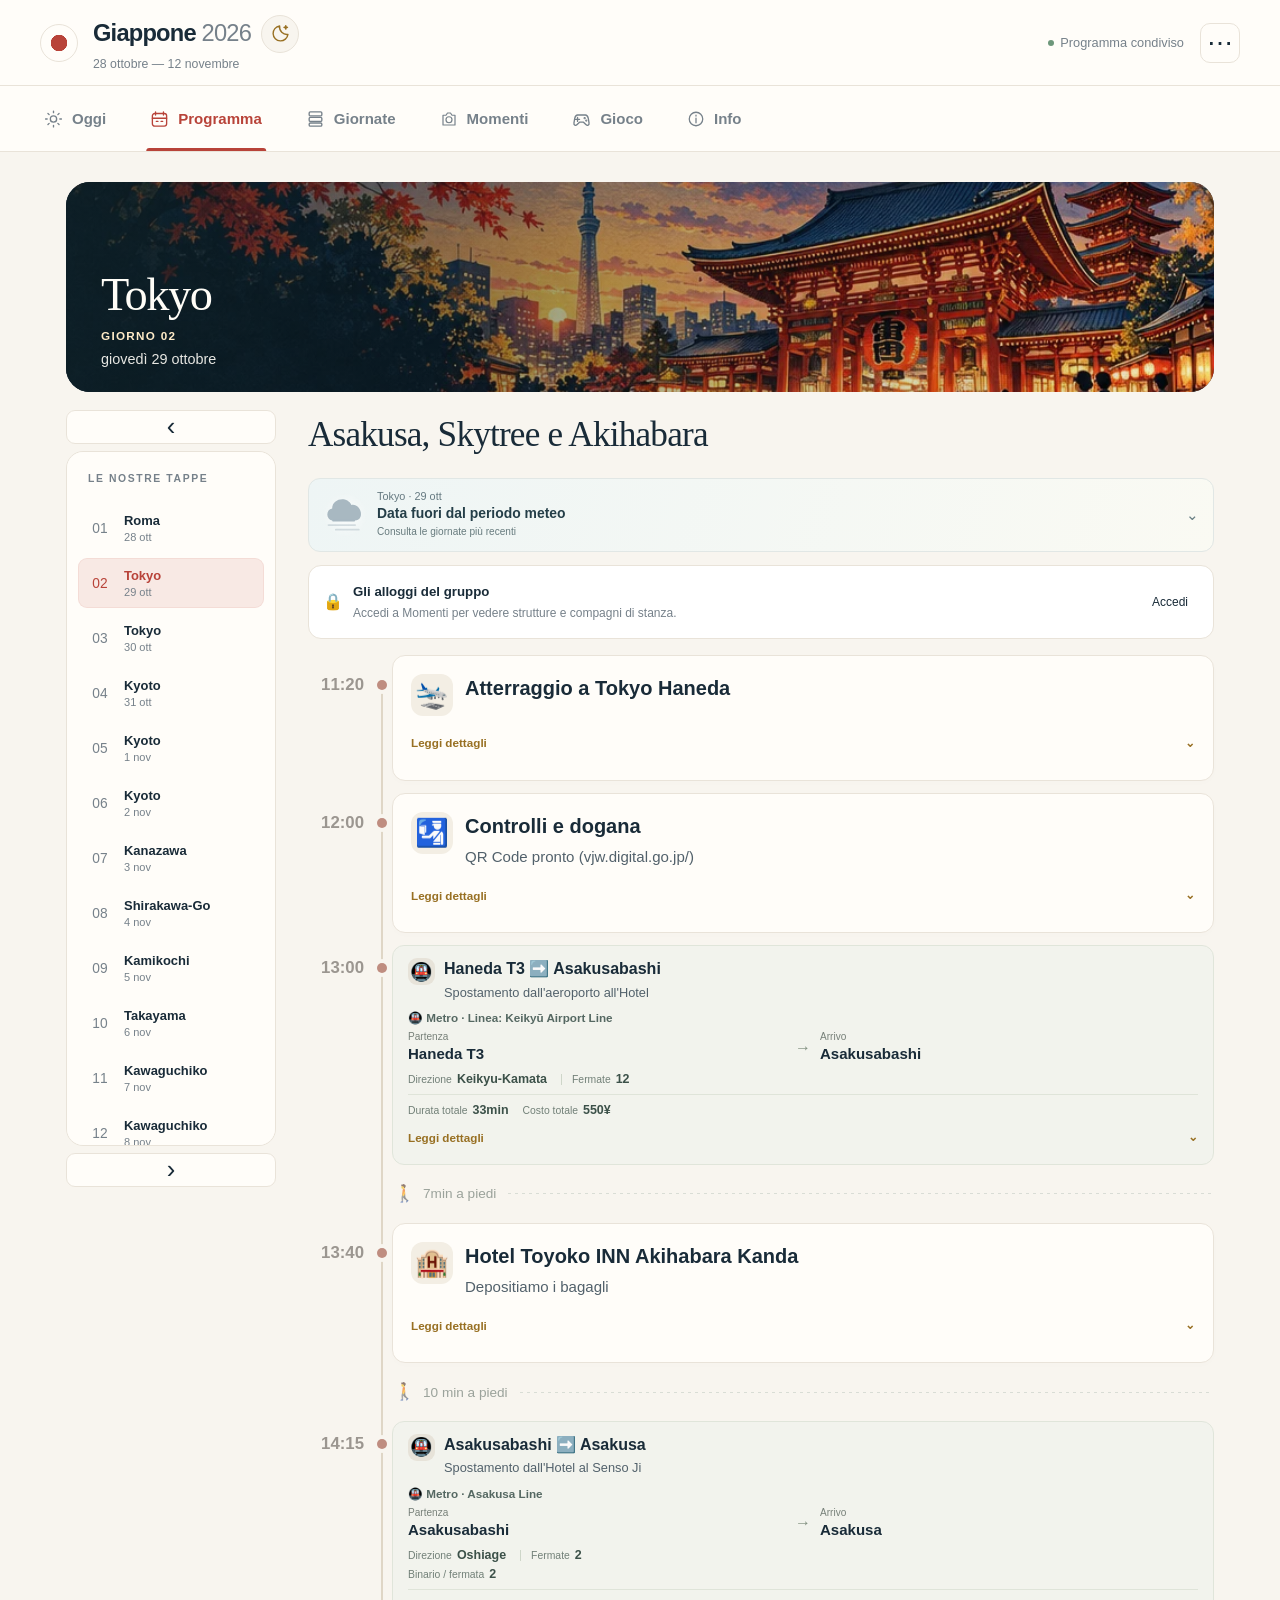
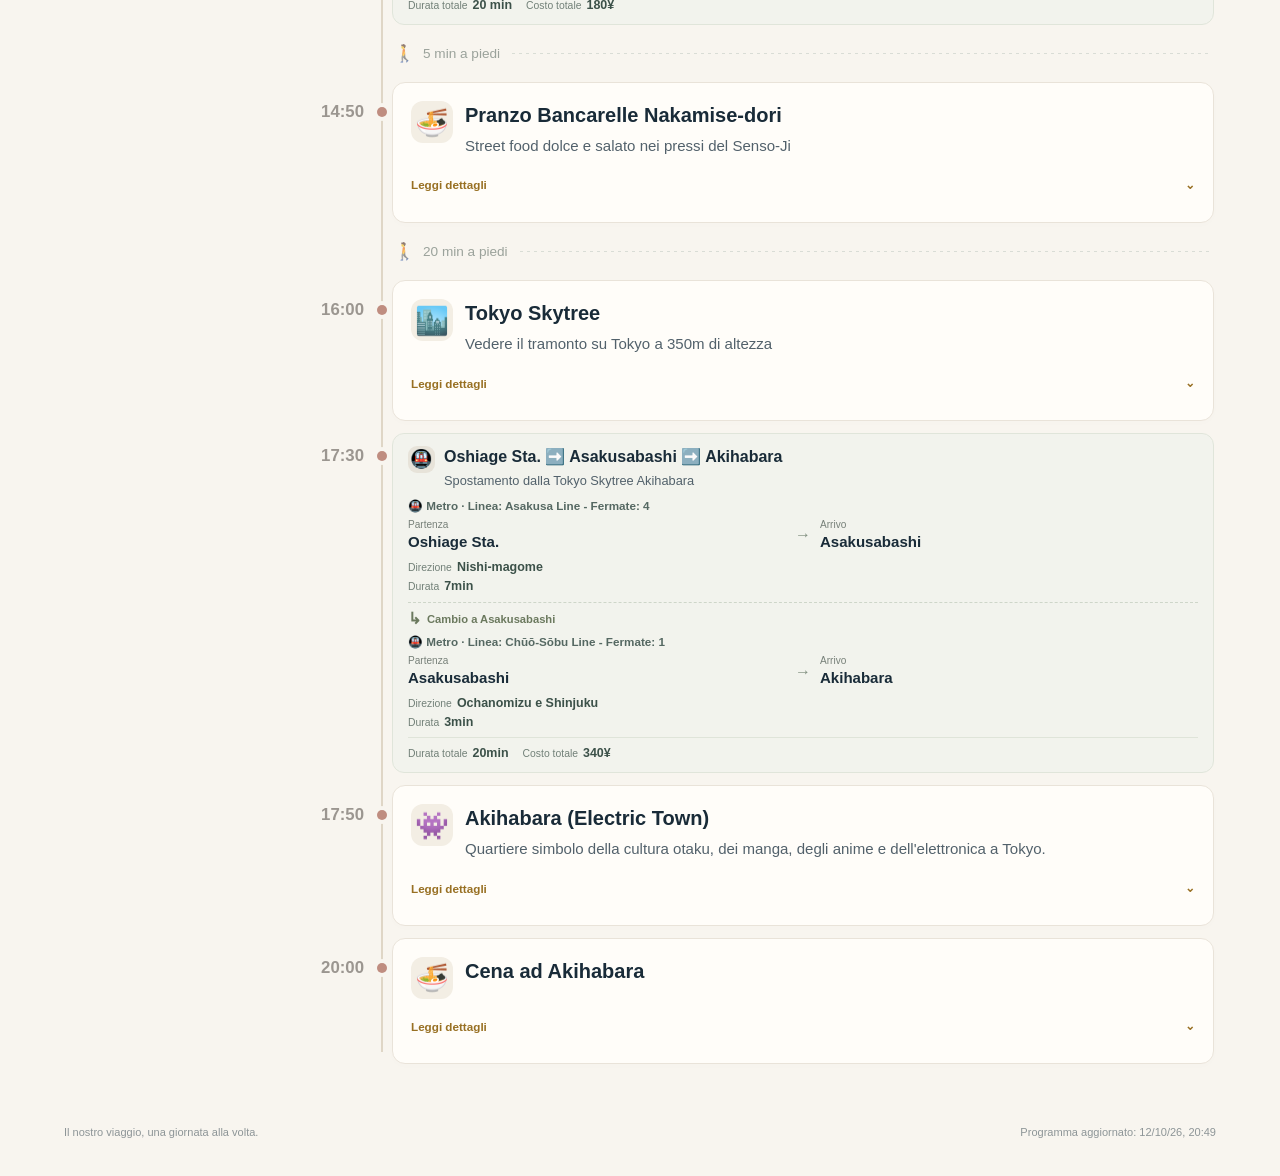
<file: index.html>
<!doctype html><html lang="it"><head><meta charset="utf-8"><meta name="viewport" content="width=device-width,initial-scale=1"><title>Giappone 2026 · Il viaggio, insieme.</title>
<meta property="og:type" content="website">
<meta property="og:locale" content="it_IT">
<meta property="og:site_name" content="Giappone 2026">
<meta property="og:title" content="Giappone 2026 · Il viaggio, insieme.">
<meta property="og:description" content="«Con quest’app scoprirò finalmente il programma.» — Giorgia. Tappe, mappe e ricordi: il viaggio del gruppo, tutto qui.">
<meta property="og:url" content="https://robertocipriani.github.io/Giappone-2026/?2"><link rel="canonical" href="https://robertocipriani.github.io/Giappone-2026/?2">
<meta property="og:image" content="https://robertocipriani.github.io/Giappone-2026/Giappone2026/share-japan-2026-v2.jpg">
<meta property="og:image:secure_url" content="https://robertocipriani.github.io/Giappone-2026/Giappone2026/share-japan-2026-v2.jpg">
<meta property="og:image:type" content="image/jpeg">
<meta property="og:image:width" content="1200">
<meta property="og:image:height" content="600">
<meta property="og:image:alt" content="Giappone 2026 — Il viaggio, insieme. Il Monte Fuji, un torii e i colori dell’autunno.">
<meta name="twitter:card" content="summary_large_image">
<meta name="twitter:title" content="Giappone 2026 · Il viaggio, insieme.">
<meta name="twitter:description" content="«Con quest’app scoprirò finalmente il programma.» — Giorgia. Tappe, mappe e ricordi: il viaggio del gruppo, tutto qui.">
<meta name="twitter:image" content="https://robertocipriani.github.io/Giappone-2026/Giappone2026/share-japan-2026-v2.jpg">
<meta name="description" content="«Con quest’app scoprirò finalmente il programma.» — Giorgia. Tappe, mappe e ricordi: il viaggio del gruppo, tutto qui."><script>location.replace("./Giappone2026/"+location.search+location.hash)</script></head><body><h1>Giappone 2026 · Il viaggio, insieme.</h1><p>Una giornata alla volta, un ricordo alla volta. Programma, mappe, frasi utili e Momenti del gruppo.</p><p><a href="./Giappone2026/">Apri il viaggio</a></p></body></html>
</file>
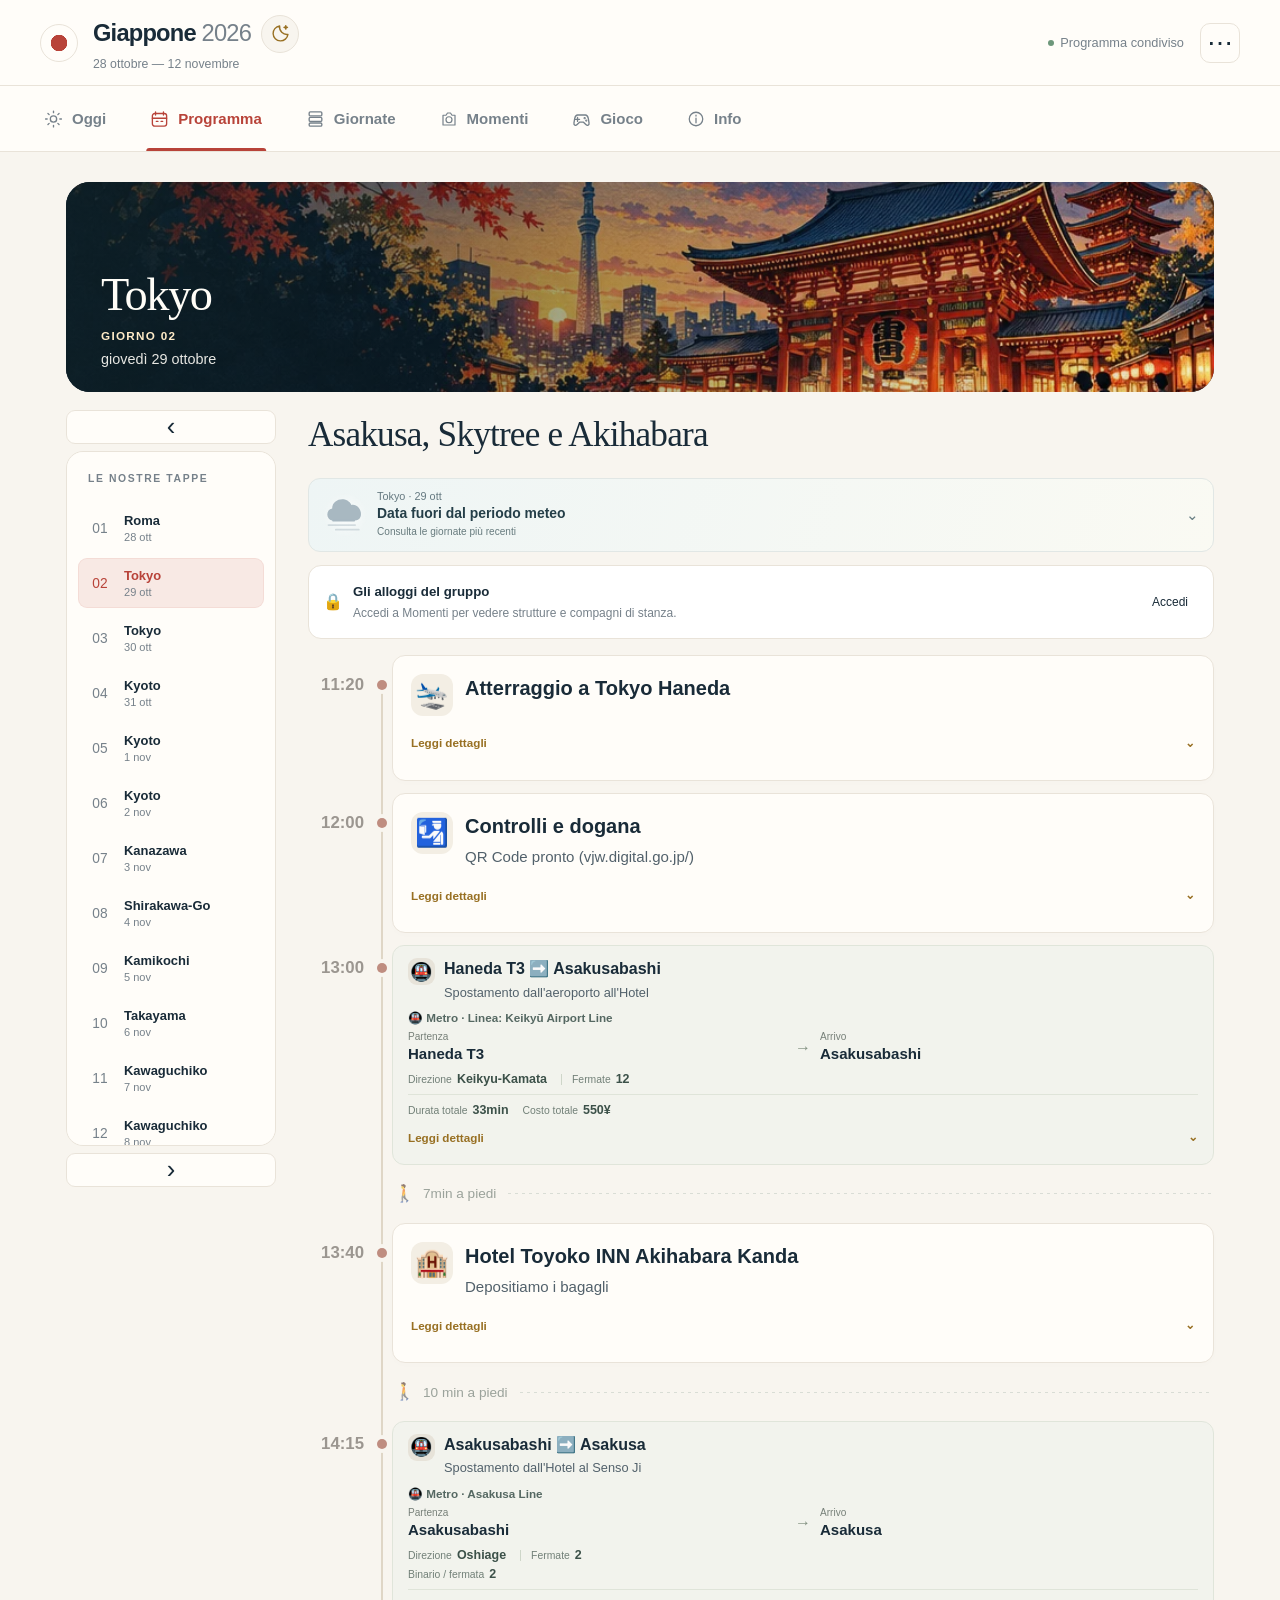
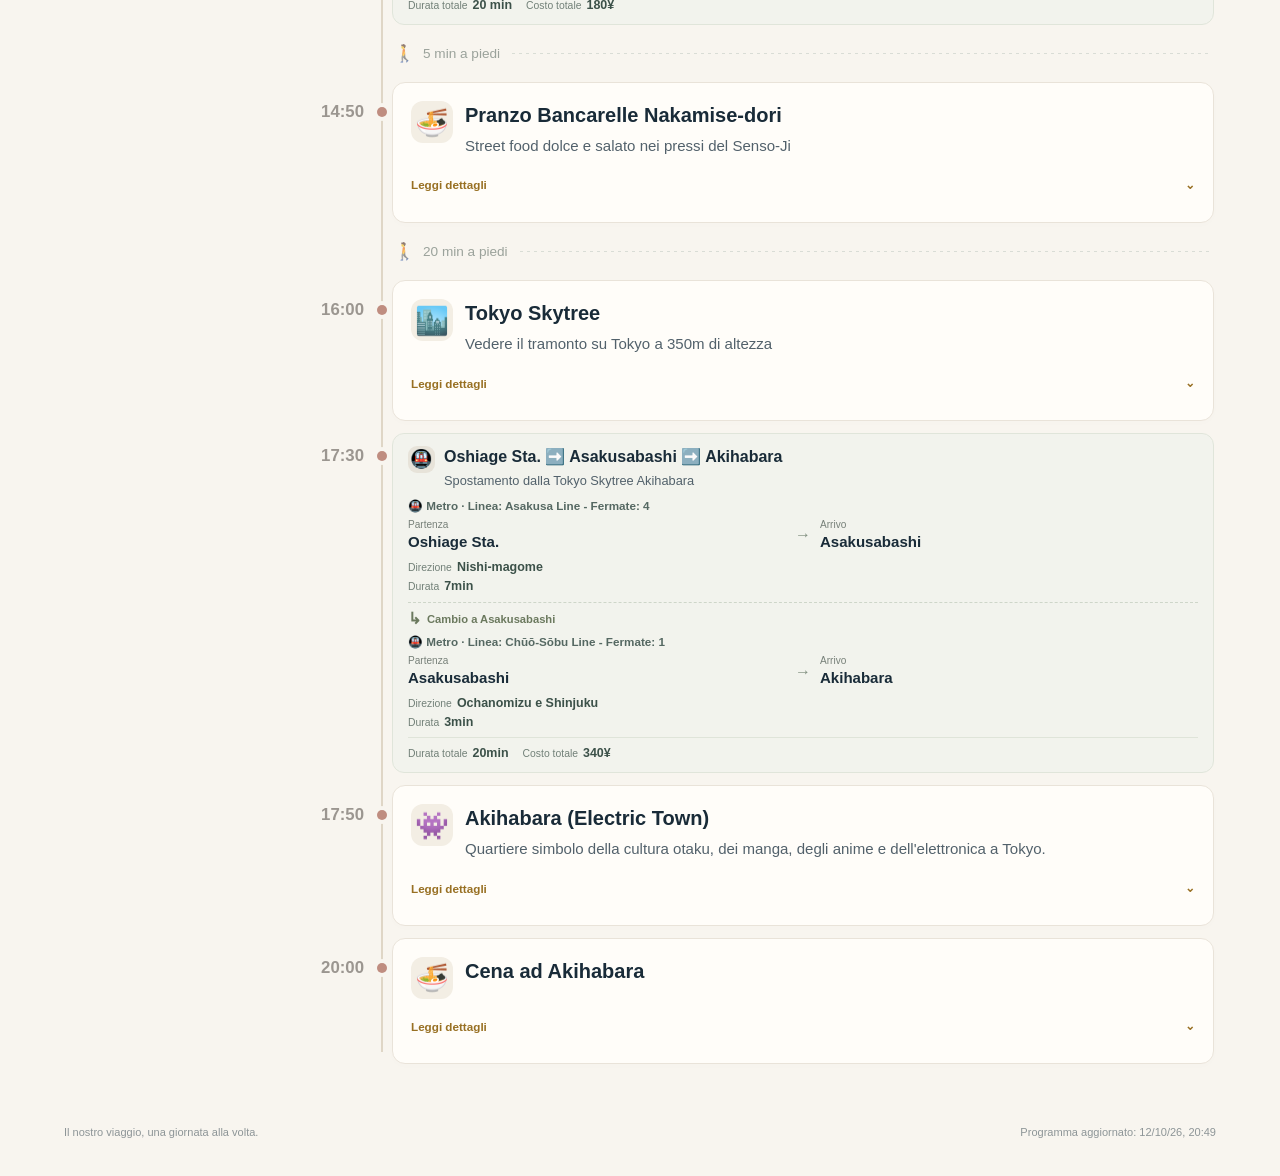
<file: Giappone2026/index.html>
<!doctype html>
<html lang="it">
<head>
<meta charset="utf-8"><meta name="viewport" content="width=device-width,initial-scale=1,viewport-fit=cover"><meta name="theme-color" content="#192b38"><meta name="description" content="«Con quest’app scoprirò finalmente il programma.» — Giorgia. Tappe, mappe e ricordi: il viaggio del gruppo, tutto qui."><meta name="referrer" content="no-referrer"><meta name="robots" content="noindex,nofollow">
<meta name="apple-mobile-web-app-capable" content="yes"><meta name="apple-mobile-web-app-title" content="Giappone 2026"><meta name="apple-mobile-web-app-status-bar-style" content="default">
<script src="theme.js?v=20261004-notte"></script>
<title>Giappone 2026 · Il viaggio, insieme.</title>
<meta property="og:type" content="website">
<meta property="og:locale" content="it_IT">
<meta property="og:site_name" content="Giappone 2026">
<meta property="og:title" content="Giappone 2026 · Il viaggio, insieme.">
<meta property="og:description" content="«Con quest’app scoprirò finalmente il programma.» — Giorgia. Tappe, mappe e ricordi: il viaggio del gruppo, tutto qui.">
<meta property="og:url" content="https://robertocipriani.github.io/Giappone-2026/?2">
<meta property="og:image" content="https://robertocipriani.github.io/Giappone-2026/Giappone2026/share-japan-2026-v2.jpg">
<meta property="og:image:secure_url" content="https://robertocipriani.github.io/Giappone-2026/Giappone2026/share-japan-2026-v2.jpg">
<meta property="og:image:type" content="image/jpeg">
<meta property="og:image:width" content="1200">
<meta property="og:image:height" content="600">
<meta property="og:image:alt" content="Giappone 2026 — Il viaggio, insieme. Il Monte Fuji, un torii e i colori dell’autunno.">
<meta name="twitter:card" content="summary_large_image">
<meta name="twitter:title" content="Giappone 2026 · Il viaggio, insieme.">
<meta name="twitter:description" content="«Con quest’app scoprirò finalmente il programma.» — Giorgia. Tappe, mappe e ricordi: il viaggio del gruppo, tutto qui.">
<meta name="twitter:image" content="https://robertocipriani.github.io/Giappone-2026/Giappone2026/share-japan-2026-v2.jpg">

<link rel="icon" href="favicon.svg?v=20261004-design" type="image/svg+xml"><link rel="apple-touch-icon" href="icon-japan-2026.png?v=20261004-design"><link rel="manifest" href="manifest.webmanifest?v=20261004-design"><link rel="stylesheet" href="styles.css?v=20261004-giornate"><link rel="stylesheet" href="momenti.css?v=20261011-photo"><link rel="stylesheet" href="program-shared.css"><link rel="stylesheet" href="theme.css?v=20261004-notte"><link rel="stylesheet" href="weather.css?v=20261004-meteo"><link rel="stylesheet" href="motion.css?v=20261004-motion"><link rel="stylesheet" href="today.css?v=20261011-mobile-space"><link rel="stylesheet" href="alloggi.css?v=20261011-personal-speed">
<link rel="stylesheet" href="game-section.css?v=20261011-kart-piloti">
</head>
<body>
<header class="masthead"><div class="brand"><span class="flag" aria-hidden="true"></span><div><div class="brand-title-row"><span class="brand-name">Giappone <b>2026</b></span><button type="button" id="theme-toggle" class="theme-toggle" aria-label="Attiva la modalità scura" aria-pressed="false" title="Attiva la modalità scura"><svg viewBox="0 0 24 24" fill="none" stroke="currentColor" stroke-width="1.6" aria-hidden="true"><path d="M20.5 13A8.5 8.5 0 0 1 11 3.5 8.5 8.5 0 1 0 20.5 13Z"/></svg></button></div><span id="personal-welcome" class="brand-welcome" hidden></span><span class="brand-dates">28 ottobre — 12 novembre</span></div></div><div class="head-actions"><span id="save-state" class="save-state" role="status">Programma pronto</span><button id="edit-toggle" class="edit-toggle" aria-pressed="false">Modifica</button><button id="menu-toggle" class="icon-button" aria-label="Apri strumenti" aria-expanded="false">⋯</button></div></header>
<div id="tools-menu" class="tools-menu" hidden><button data-action="configure-sync">Collega il foglio Google</button><button data-action="sync-now">Aggiorna dal foglio</button><button data-action="export">Esporta una copia del programma</button><button data-action="import">Importa un programma</button><button data-action="undo">Annulla ultima modifica</button><button data-action="print">Stampa il programma</button><button data-action="reset" class="danger-text">Ripristina il programma iniziale</button></div>
<nav class="main-tabs" aria-label="Sezioni"><button data-view="today"><span data-nav-icon="sun" aria-hidden="true"></span>Oggi</button><button data-view="program" class="active" aria-current="page"><span data-nav-icon="calendar" aria-hidden="true"></span>Programma</button><button data-view="overview"><span data-nav-icon="days" aria-hidden="true"></span>Giornate</button><button data-view="moments"><span data-nav-icon="camera" aria-hidden="true"></span>Momenti</button><button data-view="game"><span data-nav-icon="game" aria-hidden="true"></span>Gioco</button><button data-view="more"><span data-nav-icon="info" aria-hidden="true"></span>Info</button></nav>
<div id="storage-warning" class="storage-warning" hidden></div>
<main id="main" tabindex="-1"></main>
<footer class="app-footer"><span>Il nostro viaggio, una giornata alla volta.</span><span id="footer-date">Dal programma del 2 ottobre 2026</span></footer>
<div id="toast" class="toast" role="status" hidden></div>
<dialog id="editor"><form id="edit-form"><div class="dialog-heading"><h2 id="dialog-title">Modifica attività</h2><button type="button" class="icon-button" data-action="close" aria-label="Chiudi">×</button></div><div id="editor-fields"></div><p id="form-error" class="form-error" role="alert" hidden></p><div class="dialog-actions"><button type="button" class="secondary" data-action="close">Annulla</button><button type="submit" class="primary">Salva modifiche</button></div></form></dialog>
<dialog id="confirmation"><div class="dialog-heading"><h2 id="confirm-title">Conferma</h2></div><p id="confirm-message"></p><div class="dialog-actions"><button id="confirm-no" class="secondary">Annulla</button><button id="confirm-yes" class="primary">Conferma</button></div></dialog>
<input id="import-file" type="file" accept="application/json,.json" hidden>
<noscript>Attiva JavaScript per consultare e modificare il programma.</noscript>
<dialog id="sync-setup" class="sync-setup"><div class="dialog-heading"><h2>Il programma si aggiorna per tutti</h2><button class="icon-button" id="sync-close" aria-label="Chiudi collegamento">×</button></div><p>L’organizzatore aggiorna il foglio Google. Questa app riceve le attività e le conserva anche offline.</p><p><a href="attiva-google.html" target="_blank" rel="noopener">Apri la guida e copia il codice</a> per attivare una volta il servizio Google, poi incolla qui il collegamento ottenuto.</p><div class="field"><label for="sync-feed-url">Collegamento del programma condiviso</label><input id="sync-feed-url" type="url" placeholder="https://script.google.com/macros/s/…/exec" autocomplete="off"></div><p id="sync-setup-error" class="sync-error" role="alert"></p><div class="sync-actions"><button id="save-sync" class="primary">Collega e aggiorna</button><button id="copy-shared-link" class="secondary">Copia invito: programma e Momenti</button><button id="disconnect-sync" class="secondary" hidden>Usa una copia personale</button></div><p id="sync-current-link" class="sync-link" hidden></p><p>Il servizio espone il programma a chi ha il collegamento, come il sito del viaggio. Nel foglio evita dati personali, documenti e codici di prenotazione riservati.</p></dialog><script src="covers.js"></script><script src="covers-extra.js?v=20261004-simple"></script><script src="sheet-parser.js"></script><script src="data.js"></script><script src="drive-transport.js?v=20261003-rpc2"></script><script src="invite-crypto.js?v=20261004-mini"></script><script src="momenti-cache.js?v=20261011-personal-speed"></script><script src="momenti.js?v=20261011-kart-piloti"></script><script src="program-shared.js?v=20261004-viaggio"></script><script src="frasi.js?v=20261004-viaggio"></script><script src="kitsu.js?v=20261004-notte"></script><script src="fortuna.js?v=20261004-notte"></script><script src="notes.js?v=20261004-notte"></script><script src="luoghi.js?v=20261004-giornate"></script><script src="weather.js?v=20261004-meteo"></script><script src="motion.js?v=20261004-motion"></script><script src="alloggi.js?v=20261011-personal-speed"></script><script src="app.js?v=20261011-kart-piloti"></script><script>document.querySelectorAll("[data-nav-icon]").forEach(el=>{const icons={sun:"☀",calendar:"▤",ticket:"▣",wallet:"€",info:"ⓘ"};el.innerHTML=window.JAPAN_NAV_ICONS?.[el.dataset.navIcon]||icons[el.dataset.navIcon]});</script>
<script src="kart-bridge.js?v=20261011-kart-piloti"></script></body></html>
</file>
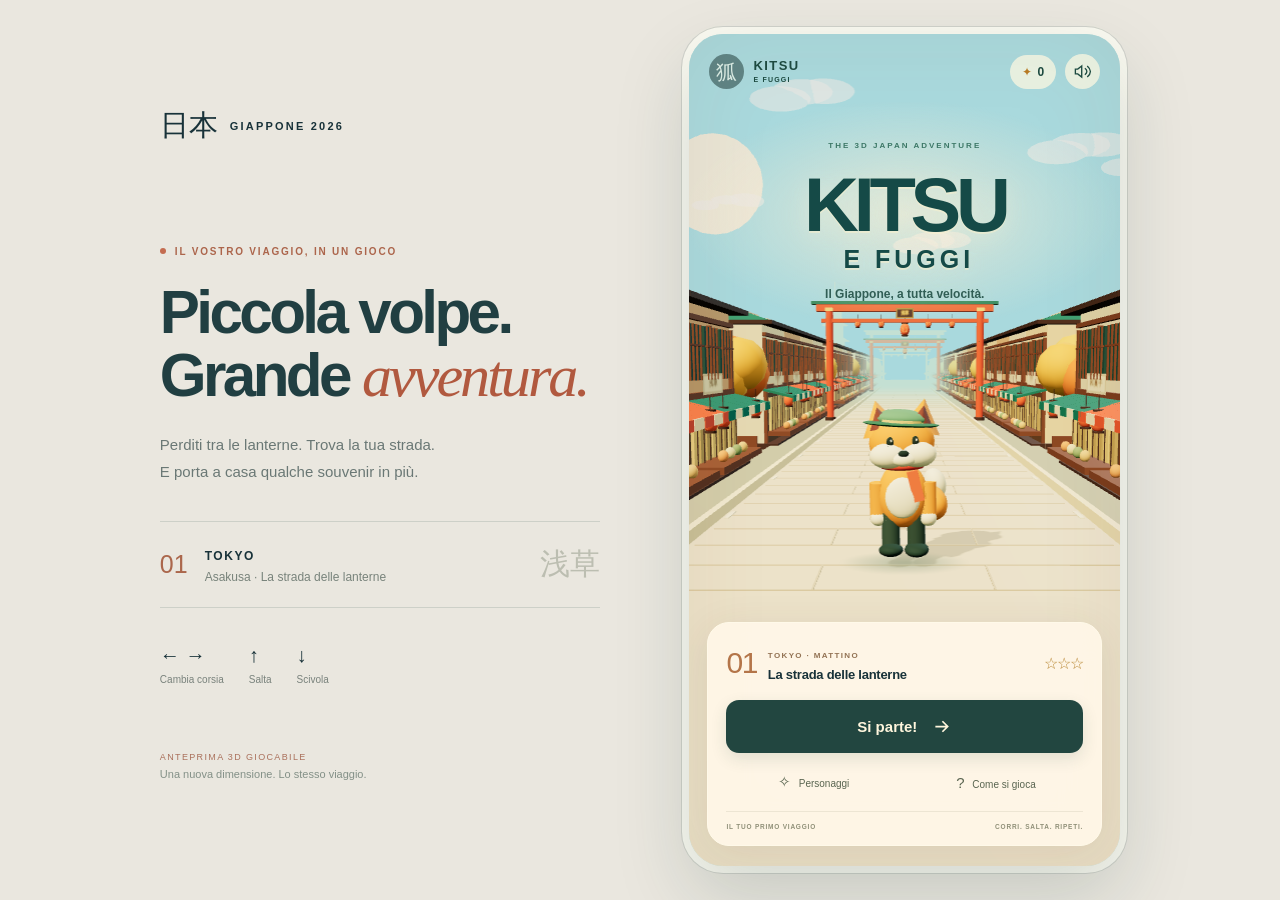
<file: Giappone2026/anteprima-gioco/index.html>
<!doctype html>
<html lang="it">
<head>
 <meta charset="utf-8"><meta name="viewport" content="width=device-width,initial-scale=1,viewport-fit=cover"><meta name="theme-color" content="#172f36"><meta name="robots" content="noindex,nofollow">
 <title>Kitsu e fuggi · Giappone 2026</title><meta name="description" content="Una piccola volpe. Un grande viaggio. Corri tra le lanterne di Tokyo nella prima anteprima di Kitsu e fuggi.">
 <link rel="icon" href="../favicon.svg"><link rel="stylesheet" href="style.css?v=3">
</head>
<body>
<script>if(new URLSearchParams(location.search).get("embed")==="1")document.documentElement.classList.add("embedded");</script>
<main class="studio">
 <aside class="editorial"><a class="brand" href="../">日本 <span>GIAPPONE 2026</span></a><div class="eyebrow"><span></span> IL VOSTRO VIAGGIO, IN UN GIOCO</div><h1>Piccola volpe.<br>Grande <em>avventura.</em></h1><p>Perditi tra le lanterne. Trova la tua strada.<br>E porta a casa qualche souvenir in più.</p><div class="route"><span>01</span><div><b>TOKYO</b><small>Asakusa · La strada delle lanterne</small></div><i>浅草</i></div><div class="desktop-help"><span>← → <small>Cambia corsia</small></span><span>↑ <small>Salta</small></span><span>↓ <small>Scivola</small></span></div><p class="preview-note">ANTEPRIMA 3D GIOCABILE<br><span>Una nuova dimensione. Lo stesso viaggio.</span></p></aside>
 <section class="device" aria-label="Kitsu Japan Run">
  <canvas id="world3d" aria-hidden="true"></canvas><canvas id="world" aria-label="Percorso di corsa a tre corsie" tabindex="0"></canvas>
  <div class="grain" aria-hidden="true"></div>
  <header class="topbar"><button class="round brand-mark" id="homeButton" aria-label="Torna al menu">狐</button><span class="top-title">KITSU <small>E FUGGI</small></span><span class="wallet"><i>✦</i> <b id="wallet">0</b></span><button class="round" id="soundButton" aria-label="Attiva suoni" aria-pressed="false"><svg viewBox="0 0 24 24" fill="none" stroke="currentColor" stroke-width="1.7"><path d="M11 5 6 9H3v6h3l5 4V5Z"/><path id="soundWaves" d="m16 9 5 6m0-6-5 6"/></svg></button></header>
  <div id="hud" class="hud" hidden><div class="run-top"><span id="hearts" aria-label="3 vite">♥ ♥ ♥</span><div class="run-coins"><i>✦</i> <b id="runCoins">0</b></div><button id="pauseButton" class="round" aria-label="Pausa">Ⅱ</button></div><div class="progress-line"><span id="progress"></span></div><div class="run-bottom"><span>ASAKUSA <b id="distance">0 / 900 m</b></span><span id="souvenirCount">お守り 0</span></div></div>
  <div id="hint" class="hint" role="status" hidden></div><div id="flash" class="flash" aria-hidden="true"></div><div id="toast" class="toast" role="status"></div>
  <section id="home" class="screen home-screen"><div class="home-heading"><span class="edition">THE 3D JAPAN ADVENTURE</span><h2>KITSU<span>E FUGGI</span></h2><p>Il Giappone, a tutta velocità.</p></div><div class="home-bottom"><div class="stage-label"><span class="stage-number">01</span><div><small>TOKYO · MATTINO</small><h3>La strada delle lanterne</h3></div><span class="level-stars" id="homeStars">☆☆☆</span></div><button id="playButton" class="primary"><span>Si parte!</span><svg viewBox="0 0 24 24" fill="none" stroke="currentColor" stroke-width="2"><path d="M5 12h14m-6-6 6 6-6 6"/></svg></button><div class="menu-actions"><button id="wardrobeButton"><span>✧</span> Personaggi</button><button id="helpButton"><span>?</span> Come si gioca</button></div><div class="home-foot"><span id="recordLabel">IL TUO PRIMO VIAGGIO</span><span>CORRI. SALTA. RIPETI.</span></div></div></section>
  <section id="pause" class="screen veil" hidden><div class="sheet centered"><span class="eyebrow">UN PICCOLO RESPIRO</span><h2>Tokyo ti aspetta.</h2><p>La partita è in pausa.<br>Riprendi quando vuoi.</p><button id="resumeButton" class="primary">Riprendi la corsa →</button><button id="restartButton" class="secondary">Ricomincia</button><button class="text-button" data-home>Torna al menu</button></div></section>
  <section id="result" class="screen veil" hidden><div class="sheet centered"><span class="eyebrow" id="resultEyebrow">TAPPA COMPLETATA</span><div id="resultStars" class="result-stars">★★★</div><h2 id="resultTitle">Asakusa, conquistata.</h2><p id="resultMessage">Un altro ricordo da portare a casa.</p><div class="result-grid"><div><small>MONETE</small><strong id="earnedCoins">0</strong></div><div><small>ESPERIENZA</small><strong id="earnedXp">0 XP</strong></div><div><small>SOUVENIR</small><strong id="earnedSouvenirs">0</strong></div></div><p class="bonus-note" id="bonusNote"></p><button id="reviveButton" class="primary" hidden>Un’altra possibilità ♥</button><button id="replayButton" class="primary">Un’altra corsa →</button><button class="text-button" data-home>Torna al menu</button></div></section>
  <section id="wardrobe" class="screen veil" hidden><div class="sheet wardrobe-sheet"><div class="sheet-heading"><div><span class="eyebrow">SCEGLI CHI ESSERE</span><h2>Compagni di corsa.</h2></div><button class="round dark" data-home aria-label="Chiudi personaggi">×</button></div><div class="xp-line"><span id="xpLabel">VIAGGIATORE · LIVELLO 1</span><b id="xpValue">0 XP</b></div><div class="skin-grid" id="skinGrid"></div><div class="photo-try"><b>E se corressi tu?</b><p>Prova un volto su un corpo animato. La foto resta su questo dispositivo.</p><label class="photo-label" for="photoInput">+ Scegli una foto</label><input id="photoInput" type="file" accept="image/*" hidden><div id="photoOptions" hidden><label>Personaggio <select id="bodyType"><option value="traveler">Viaggiatore</option><option value="octo">Tentacoli</option><option value="white">Abito bianco</option><option value="hero">Super forza</option></select></label><label>Zoom volto <input id="faceZoom" type="range" min="1" max="5" step=".05" value="1.7"></label><label>Posizione volto <input id="faceX" type="range" min="0" max="100" value="50"></label><label>Altezza volto <input id="faceY" type="range" min="0" max="100" value="28"></label><canvas id="facePreview" width="220" height="170" aria-label="Anteprima del personaggio"></canvas><button id="usePhoto" class="secondary">Corri con questa skin</button></div></div><p class="small-note">Monete di gioco, nessun acquisto. I progressi di questa anteprima si salvano su questo browser.</p></div></section>
  <section id="help" class="screen veil" hidden><div class="sheet"><div class="sheet-heading"><div><span class="eyebrow">PRONTI IN DIECI SECONDI</span><h2>Segui le lanterne.</h2></div><button class="round dark" data-home aria-label="Chiudi istruzioni">×</button></div><div class="instruction"><span>↔</span><div><b>Scegli la tua strada</b><p>Scorri a destra o sinistra per cambiare corsia.</p></div></div><div class="instruction"><span>↑</span><div><b>Salta le casse</b><p>Scorri in alto. In basso, scivoli sotto le barriere.</p></div></div><div class="instruction"><span>✦</span><div><b>Fai spazio in valigia</b><p>Ogni moneta vale 1. Ogni souvenir ne vale 5.</p></div></div><div class="instruction"><span>♥</span><div><b>Goditi la corsa</b><p>Hai tre vite e una seconda possibilità gratuita. Dieci mochi rosa sbloccano Kitsu Tentacoli.</p></div></div><p class="music-note">♫ <b>Lanterne in corsa</b><br>Musica originale a 126 BPM, ispirata a koto, flauto e taiko. Si avvia con la partita. Il pulsante audio in alto attiva o disattiva musica ed effetti.</p><p class="small-note">Puoi usare anche i quattro pulsanti sullo schermo. Da computer: frecce o WASD, spazio per saltare, P per la pausa.</p><button id="helpPlay" class="primary">Ci sono, partiamo →</button></div></section>
  <div id="countdown" class="countdown" hidden aria-live="polite">3</div>
  <nav id="controls" class="controls" aria-label="Comandi di gioco" hidden><button data-control="left" aria-label="Corsia a sinistra">←</button><button data-control="jump" aria-label="Salta">↑<small>SALTA</small></button><button data-control="slide" aria-label="Scivola">↓<small>SCIVOLA</small></button><button data-control="right" aria-label="Corsia a destra">→</button></nav>
 </section>
 <footer class="mobile-footer">KITSU · UNA PICCOLA AVVENTURA GIAPPONE 2026</footer>
</main><script src="three.min.js"></script><script src="scene3d.js?v=2"></script><script src="music.js?v=2"></script><script src="game.js?v=3"></script>
</body></html>
</file>
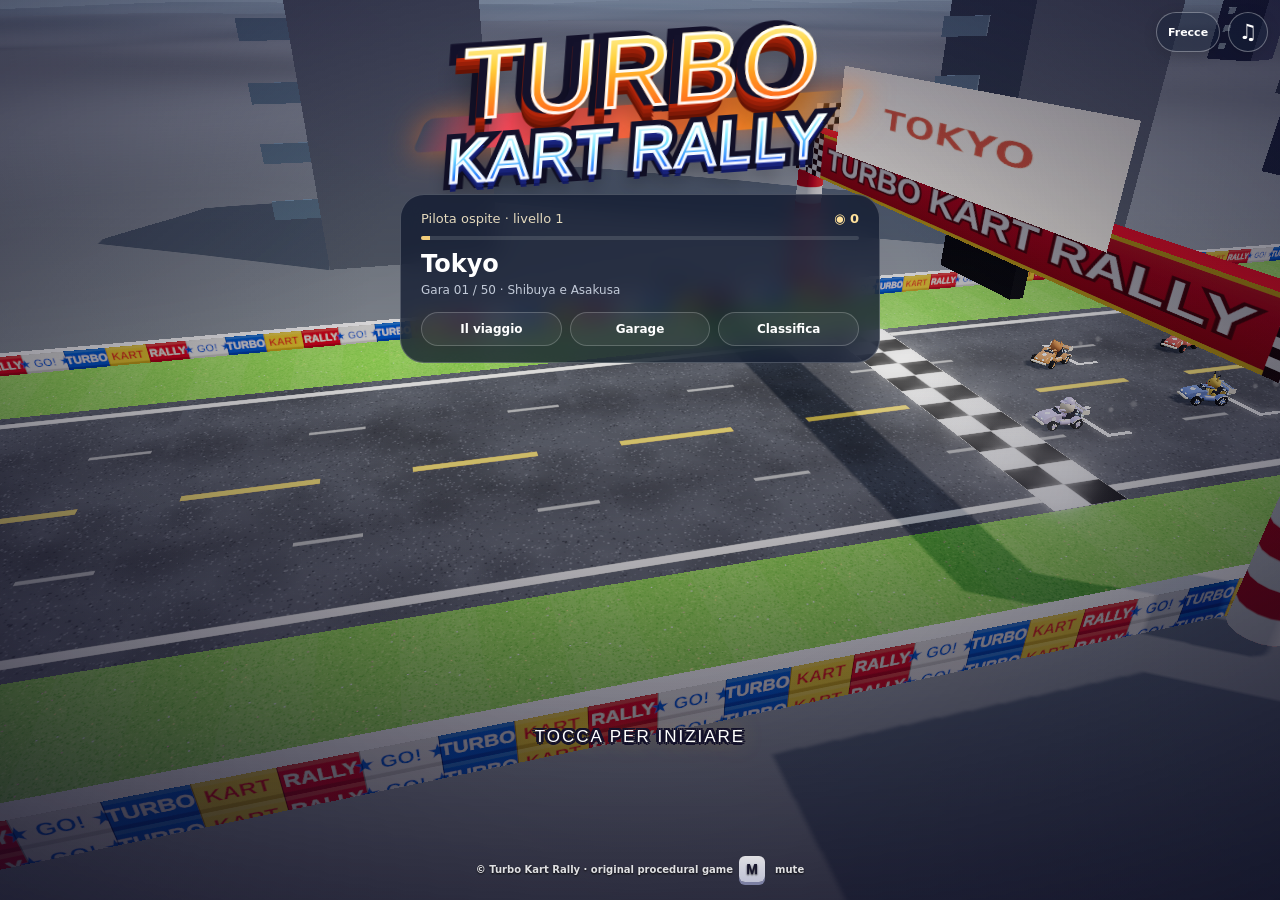
<file: Giappone2026/turbo-kart/index.html>
<!DOCTYPE html>
<html lang="it">
<head>
  <meta charset="UTF-8" />
  <meta name="viewport" content="width=device-width, initial-scale=1.0, viewport-fit=cover" />
  <title>Turbo Kart Rally</title>
  <link rel="icon" href="data:image/svg+xml,<svg xmlns=%22http://www.w3.org/2000/svg%22 viewBox=%220 0 100 100%22><text y=%22.9em%22 font-size=%2290%22>🏁</text></svg>" />
  <link rel="stylesheet" href="src/styles.css?v=20261011-piloti" />
  <script type="importmap">
  {
    "imports": {
      "three": "./vendor/three.module.min.js",
      "three/addons/": "./vendor/addons/"
    }
  }
  </script>
<meta name="robots" content="noindex,nofollow"><link rel="stylesheet" href="trip-touch.css?v=20261011-piloti">
<link rel="stylesheet" href="journey.css?v=20261011-piloti">
</head>
<body>
  <div id="game-root">
    <canvas id="game-canvas"></canvas>
    <div id="ui-root"></div>
  </div>
  <script type="module" src="src/main.js?v=20261011-piloti"></script>
</body>
</html>
</file>
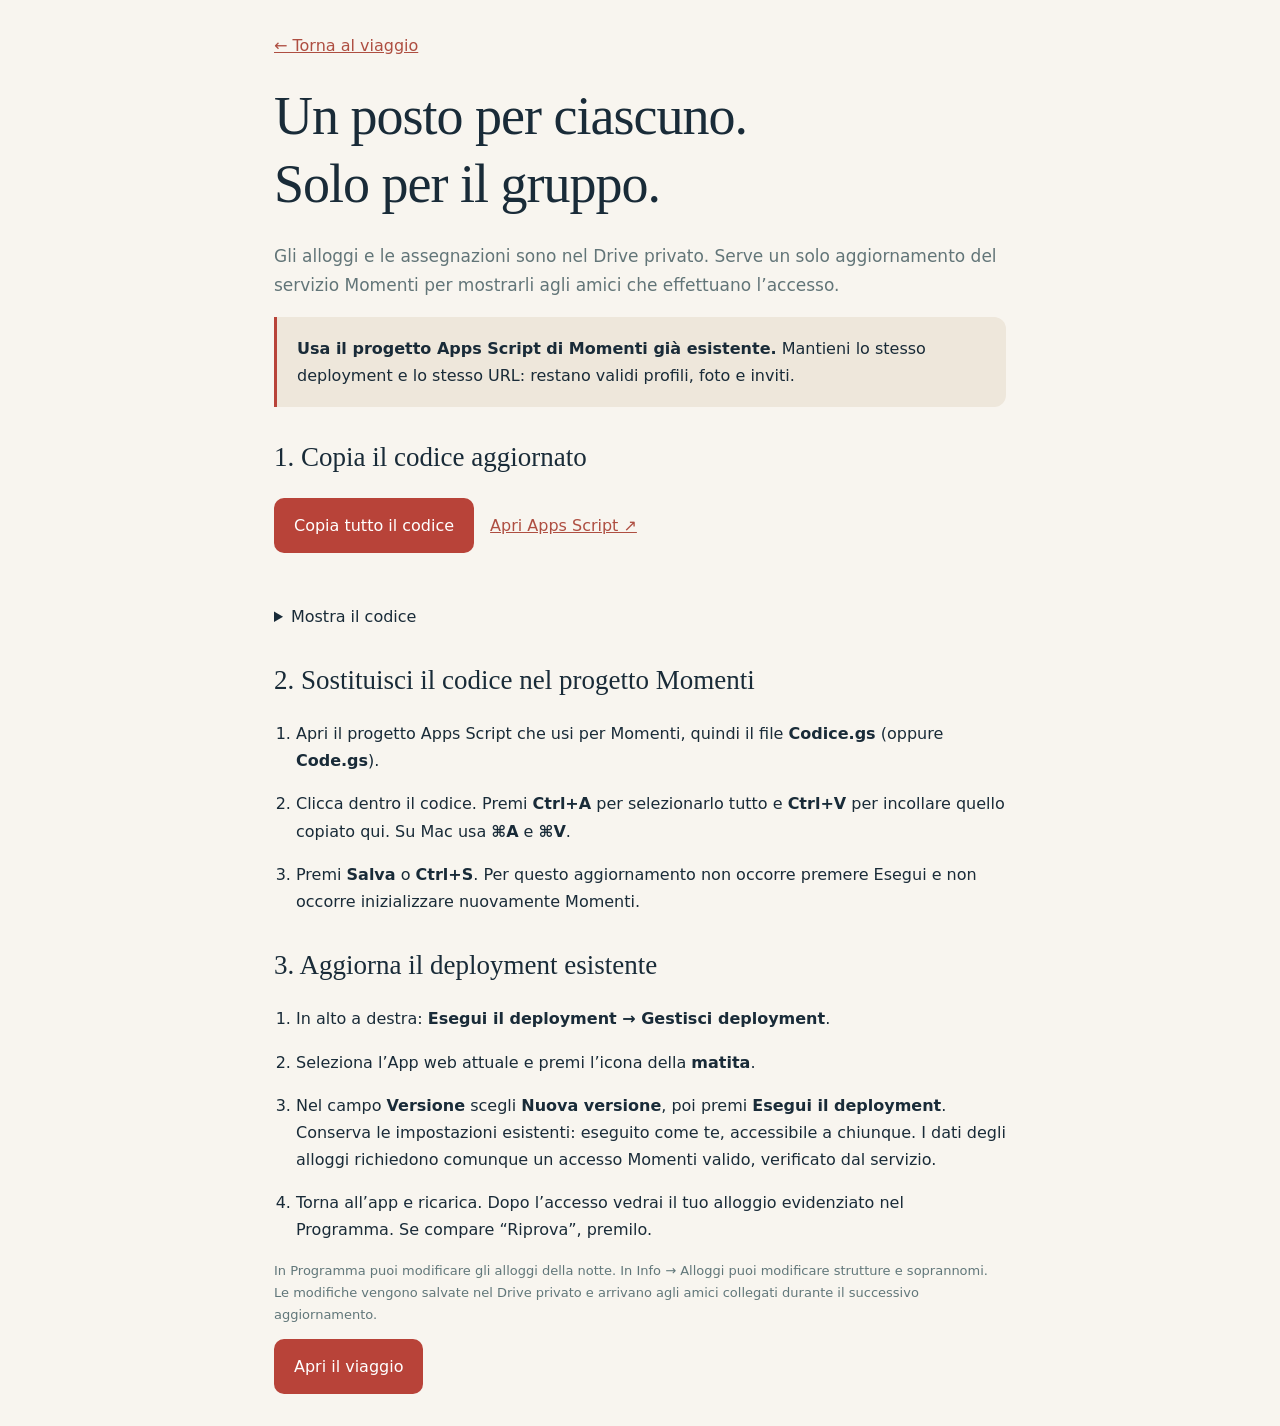
<file: Giappone2026/aggiorna-alloggi.html>
<!doctype html>
<html lang="it"><head><meta charset="utf-8"><meta name="viewport" content="width=device-width,initial-scale=1"><meta name="robots" content="noindex,nofollow"><meta name="referrer" content="no-referrer"><title>Attiva gli alloggi privati · Giappone 2026</title>
<style>*{box-sizing:border-box}body{font-family:system-ui,sans-serif;background:#f8f5ef;color:#192b38;max-width:780px;margin:auto;padding:32px 24px;line-height:1.7}a{color:#ae4e41}h1,h2{font-family:Georgia,serif;font-weight:400;line-height:1.25}h1{font-size:clamp(36px,7vw,54px);letter-spacing:-1px;margin:24px 0}h2{font-size:27px;margin-top:34px}.lead{color:#627578;font-size:17px}.note{background:#eee7db;border-left:3px solid #b84339;padding:18px 20px;border-radius:0 12px 12px 0}.primary{display:inline-block;background:#b84339;color:white;border:0;border-radius:10px;padding:14px 20px;font:inherit;cursor:pointer;text-decoration:none}.actions{display:flex;gap:16px;align-items:center;flex-wrap:wrap}li{margin:16px 0}ol{padding-left:22px}.small,#copy-status{font-size:13px;color:#61777a}#copy-status{min-height:24px}pre{font-size:11px;white-space:pre-wrap;overflow-wrap:anywhere;max-height:360px;overflow:auto;background:white;padding:18px;border-radius:12px}summary{cursor:pointer}</style></head><body>
<a href="./?home=1">← Torna al viaggio</a><h1>Un posto per ciascuno.<br>Solo per il gruppo.</h1><p class="lead">Gli alloggi e le assegnazioni sono nel Drive privato. Serve un solo aggiornamento del servizio Momenti per mostrarli agli amici che effettuano l’accesso.</p>
<div class="note"><strong>Usa il progetto Apps Script di Momenti già esistente.</strong> Mantieni lo stesso deployment e lo stesso URL: restano validi profili, foto e inviti.</div>
<h2>1. Copia il codice aggiornato</h2><div class="actions"><button type="button" class="primary" id="copy-code">Copia tutto il codice</button><a href="https://script.google.com/home" target="_blank" rel="noopener">Apri Apps Script ↗</a></div><p id="copy-status" role="status"></p><details><summary>Mostra il codice</summary><pre id="google-code">/* MOMENTI / Giappone 2026. Google Apps Script, eseguito come il proprietario.
 * Foto PRIVATE su Drive. Nessun token OAuth viene inviato al browser.
 * Prima attivazione: nuovo progetto ed eseguire inizializzaMomenti.
 * Aggiornamento: sostituire il codice nel progetto esistente e aggiornare il deployment.
 * Non inizializzare di nuovo per attivare profili, like e commenti.
 */
var MOMENTI_ORIGIN = 'https://robertocipriani.github.io';
var MOMENTI_LIMITS = {photoBytes:350000,posts:5000,members:30,daily:20,comments:20000,commentsDaily:60,likes:20000,sessions:1500};
var MOMENTI_SOCIAL_VERSION=4;
var MOMENTI_WRITE_LOCKED=false;
var MOMENTI_SOCIAL_HEADERS={Account:['autore_id','hash_codice','creato_UTC'],Sessioni:['hash_accesso','autore_id','creato_UTC'],Commenti:['id','momento_id','autore_id','nome_JSON','testo_JSON','creato_UTC','eliminato_UTC'],Like:['momento_id','autore_id','attivo','aggiornato_UTC']};
var MOMENTI_MEMBER_HEADERS = ['id','hash_accesso','nome_JSON','creato_UTC','ruolo','revocato'];
var MOMENTI_POST_HEADERS = ['id','autore_id','nome_JSON','descrizione_JSON','foto_Drive_id','foto_UTC','pubblicato_UTC','latitudine','longitudine','luogo_JSON','origine_foto','dimensione_byte','eliminato_UTC'];


// Voce visibile nel menu Esegui. L'avvio richiede l'identità del proprietario.
function inizializzaMomenti() {
 var active=Session.getActiveUser().getEmail();
 var effective=Session.getEffectiveUser().getEmail();
 if(!active||!effective||active!==effective)throw new Error('Avvia inizializzaMomenti dall’editor Apps Script con l’account proprietario. Questa funzione non è disponibile agli altri utenti dell’app web.');
 console.log('Avvio della configurazione Momenti.');
 inizializzaMomenti_();
 console.log('Configurazione completata: copia il CODICE PRIVATO DI ATTIVAZIONE dal registro di esecuzione.');
}

// La funzione interna resta privata; per avviare usare inizializzaMomenti.
function inizializzaMomenti_() {
 var lock=LockService.getScriptLock();lock.waitLock(25000);
 try {
  var props=PropertiesService.getScriptProperties();
  var folderId=props.getProperty('mom_folder');
  var folder=folderId?DriveApp.getFolderById(folderId):DriveApp.createFolder('Giappone 2026 - Momenti');
  if(folder.isTrashed())throw new Error('Ripristina la cartella Momenti dal cestino di Drive.');
  props.setProperty('mom_folder',folder.getId());
  var sheetId=props.getProperty('mom_sheet');
  var book=sheetId?SpreadsheetApp.openById(sheetId):SpreadsheetApp.create('Giappone 2026 - Registro Momenti');
  if(!sheetId){DriveApp.getFileById(book.getId()).moveTo(folder);props.setProperty('mom_sheet',book.getId());}
  ['Partecipanti','Momenti'].forEach(function(name){var s=book.getSheetByName(name)||book.insertSheet(name);var headers=name==='Momenti'?MOMENTI_POST_HEADERS:MOMENTI_MEMBER_HEADERS;if(s.getLastRow()===0){s.getRange(1,1,1,headers.length).setValues([headers]).setFontWeight('bold').setBackground('#192b38').setFontColor('#ffffff');s.setFrozenRows(1);s.getRange(1,1,s.getMaxRows(),headers.length).setNumberFormat('@');}});
  if(!props.getProperty('mom_group'))props.setProperty('mom_group',Utilities.getUuid());
  if(!props.getProperty('mom_owner'))props.setProperty('mom_owner',Utilities.getUuid());
  if(!props.getProperty('mom_name'))props.setProperty('mom_name','Giappone 2026');
  if(!props.getProperty('mom_rev'))props.setProperty('mom_rev','1');
  var code=momentToken_();props.setProperty('mom_activation_hash',momentHash_(code));props.setProperty('mom_activation_expires',String(Date.now()+7*86400000));
  // Il codice privato è mostrato SOLO a chi esegue nell’editor, non inserito nel sorgente.
  Logger.log('CODICE PRIVATO DI ATTIVAZIONE (non inviarlo agli amici):\n'+code);
  Logger.log('Cartella foto: '+folder.getUrl());Logger.log('Registro: '+book.getUrl());
  Logger.log('Ora pubblica come App web: Esegui come Me; accesso Chiunque. Usa /exec nell’app del viaggio.');
 }finally{lock.releaseLock();}
}

function doGet(e) {
 var channel=String((e&amp;&amp;e.parameter&amp;&amp;e.parameter.channel)||'');
 if(!/^[a-zA-Z0-9_-]{20,80}$/.test(channel))return HtmlService.createHtmlOutput('&lt;!doctype html&gt;&lt;html lang="it"&gt;&lt;meta charset="utf-8"&gt;&lt;meta name="viewport" content="width=device-width,initial-scale=1"&gt;&lt;body style="font:16px system-ui;padding:30px;color:#192b38"&gt;&lt;h1&gt;Momenti è collegabile.&lt;/h1&gt;&lt;p&gt;Copia questo URL che termina con /exec e incollalo nell’app del viaggio, nella sezione Momenti. Non serve aprire questa pagina per vedere le foto.&lt;/p&gt;&lt;/body&gt;&lt;/html&gt;');
 var html='&lt;!doctype html&gt;&lt;html&gt;&lt;head&gt;&lt;meta charset="utf-8"&gt;&lt;meta name="referrer" content="no-referrer"&gt;&lt;/head&gt;&lt;body&gt;&lt;script&gt;'+momentBridgeCode_(channel)+'&lt;\/script&gt;&lt;/body&gt;&lt;/html&gt;';
 return HtmlService.createHtmlOutput(html).setXFrameOptionsMode(HtmlService.XFrameOptionsMode.ALLOWALL);
}
function momentBridgeCode_(channel) {
 return "\n(()=&gt;{'use strict';\n const channel=CHANNEL,origin=ORIGIN,records=new Map();\n const send=data=&gt;{try{window.top.postMessage(JSON.stringify(Object.assign({channel,kind:'momenti-drive'},data)),origin)}catch{}};\n const ready=()=&gt;send({type:'ready',version:4});\n let started=false;const hello=setInterval(()=&gt;{if(!started)ready()},2000);\n function trim(){const now=Date.now();for(const [key,record] of records)if(record.done&amp;&amp;now-record.at&gt;120000)records.delete(key);if(records.size&gt;32)for(const [key,record] of records){if(record.done&amp;&amp;!record.write)records.delete(key);if(records.size&lt;=32)break}}\n window.addEventListener('message',event=&gt;{\n  let m;try{m=typeof event.data==='string'?JSON.parse(event.data):event.data}catch{return}\n  if(event.origin!==origin||!m||m.channel!==channel||m.kind!=='momenti-drive'||m.type!=='request'||typeof m.id!=='string'||m.id.length&gt;100||!m.payload||typeof m.payload!=='object')return;\n  started=true;clearInterval(hello);trim();\n  const previous=records.get(m.id);if(previous){if(previous.done)send(previous.reply);return}\n  const requestId=m.id,record={done:false,at:Date.now(),write:['activate','join','login','setCode','resetCode','rename','publish','delete','comment','deleteComment','like','rotate','removeMember','saveStays','kartRun','kartBuy','kartSkinSave'].includes(m.payload.op)};records.set(requestId,record);\n  function finish(result){record.done=true;record.at=Date.now();record.reply={type:'response',id:requestId,result};send(record.reply);trim()}\n  try{google.script.run.withSuccessHandler(value=&gt;{try{if(typeof value!=='string')throw Error('FORMAT');finish(JSON.parse(value))}catch{finish({ok:false,code:'BRIDGE_FORMAT',message:'La risposta Google non è leggibile. Aggiorna il deployment dello script alla nuova versione.'})}}).withFailureHandler(()=&gt;finish({ok:false,code:'GOOGLE_ERROR',message:'Google non ha completato la richiesta. Riprova tra poco.'})).momentiRpcJson(JSON.stringify(m.payload))}\n  catch{finish({ok:false,code:'BRIDGE_ERROR',message:'Il collegamento Google non ha avviato la richiesta. Aggiorna lo script e pubblica una nuova versione del deployment.'})}\n });\n ready();\n})();"
  .replace('CHANNEL',JSON.stringify(channel)).replace('ORIGIN',JSON.stringify(MOMENTI_ORIGIN));
}

// Unica funzione pubblica di dati. Tutte le operazioni hanno controlli lato server.

/* Il ponte passa testo JSON, con gli stessi controlli del metodo originale. */
function momentiRpcJson(text) {
 if(typeof text!=='string'||text.length&gt;1500000)return JSON.stringify({ok:false,code:'INVALID',message:'Richiesta non valida.'});
 var request;try{request=JSON.parse(text)}catch{return JSON.stringify({ok:false,code:'INVALID',message:'Richiesta non valida.'});}
 return JSON.stringify(momentiRpc(request));
}

function momentiRpc(request) {
 try {
  if(!request||typeof request!=='object')throw momentError_('INVALID','Richiesta non valida.');
  var op=String(request.op||''),data=request.data||{};
  if(op==='capabilities')return {ok:true,data:{version:MOMENTI_SOCIAL_VERSION,accounts:true,social:true,privateStays:true,kart:true}};
  if(['activate','join','login','setCode','resetCode','rename','publish','delete','comment','deleteComment','like','rotate','removeMember','saveStays','kartRun','kartBuy','kartSkinSave'].indexOf(op)&gt;=0){var lock=LockService.getScriptLock();if(!lock.tryLock(25000))throw momentError_('BUSY','Il diario sta ricevendo altri momenti. Attendi qualche secondo e riprova.');try{MOMENTI_WRITE_LOCKED=true;return {ok:true,data:momentWrite_(op,data,request.token)}}finally{MOMENTI_WRITE_LOCKED=false;lock.releaseLock();}}
  var member=momentMember_(request.token);
  if(op.indexOf('kart')===0)return {ok:true,data:momentKartRead_(op,member,data)};
  if(op==='stays')return {ok:true,data:momentStayRead_(member)};
  if(op==='feed')return {ok:true,data:momentFeed_(member,data)};
  if(op==='photo')return {ok:true,data:momentPhoto_(member,data)};
  if(op==='comments')return {ok:true,data:momentComments_(member,data)};
  if(op==='members'){if(member.role!=='owner')throw momentError_('DENIED','Solo l’organizzatore può gestire i partecipanti.');return {ok:true,data:momentRows_('Partecipanti').filter(function(r){return r[5]!=='1'}).map(function(r){return {id:r[0],name:momentParseText_(r[2]),role:r[4]};})};}
  throw momentError_('INVALID','Operazione non disponibile.');
 }catch(error){return {ok:false,code:error.momentCode||'GOOGLE_ERROR',message:error.momentCode?error.message:'Google non ha completato la richiesta. Verifica la configurazione, lo spazio Drive e riprova tra poco.'};}
}
function momentError_(code,message){var error=new Error(message);error.momentCode=code;return error;}
function momentProps_(){var p=PropertiesService.getScriptProperties();if(!p.getProperty('mom_folder')||!p.getProperty('mom_sheet'))throw momentError_('NOT_READY','Esegui prima inizializzaMomenti nell’editor Apps Script.');return p;}
function momentToken_(){return (Utilities.getUuid()+Utilities.getUuid()).replace(/-/g,'');}
function momentHash_(value){return Utilities.computeDigest(Utilities.DigestAlgorithm.SHA_256,String(value),Utilities.Charset.UTF_8).map(function(b){return ('0'+(b&amp;255).toString(16)).slice(-2)}).join('');}
function momentSame_(a,b){a=String(a||'');b=String(b||'');if(a.length!==b.length)return false;var diff=0;for(var i=0;i&lt;a.length;i++)diff|=a.charCodeAt(i)^b.charCodeAt(i);return diff===0;}
function momentText_(value,max,required){if(typeof value!=='string')value='';value=value.trim();if(value.length&gt;max||required&amp;&amp;!value)throw momentError_('INVALID','Controlla i campi: nome, descrizione o luogo troppo lunghi.');return value;}
function momentParseText_(value){try{return JSON.parse(String(value))}catch{return ''}}
function momentSheet_(name){var s=SpreadsheetApp.openById(momentProps_().getProperty('mom_sheet')).getSheetByName(name);if(!s)throw momentError_('NOT_READY','Il registro Momenti non è completo. Esegui inizializzaMomenti nell’editor.');return s;}
function momentRows_(name){var s=momentSheet_(name);return s.getLastRow()&lt;2?[]:s.getRange(2,1,s.getLastRow()-1,name==='Momenti'?MOMENTI_POST_HEADERS.length:MOMENTI_MEMBER_HEADERS.length).getValues();}
function momentRev_(){var p=momentProps_();p.setProperty('mom_rev',String(Number(p.getProperty('mom_rev')||0)+1));}
function momentTrip_(){var p=momentProps_();return {id:p.getProperty('mom_group'),name:p.getProperty('mom_name'),owner_id:p.getProperty('mom_owner')};}
function momentMember_(token){if(typeof token!=='string'||!/^[a-f0-9]{64}$/.test(token))throw momentError_('ACCESS','Accesso non valido. Riapri il tuo invito.');var hash=momentHash_(token),cache=CacheService.getScriptCache(),key='member:'+hash,cached=cache.get(key);if(cached)return JSON.parse(cached);var members=momentRows_('Partecipanti'),row=members.find(function(r){return momentSame_(r[1],hash)&amp;&amp;r[5]!=='1'});if(!row){var sessions=momentSocialRows_('Sessioni'),session=sessions.find(function(r){return momentSame_(r[0],hash)});if(session)row=members.find(function(r){return r[0]===session[1]&amp;&amp;r[5]!=='1'});if(row)return {id:row[0],name:momentParseText_(row[2]),role:row[4],hash:hash};}if(!row)throw momentError_('ACCESS','Accesso revocato o non valido. Chiedi all’organizzatore un nuovo invito.');var result={id:row[0],name:momentParseText_(row[2]),role:row[4],hash:hash};cache.put(key,JSON.stringify(result),30);return result;}
function momentRotate_(){var token=momentToken_();momentProps_().setProperty('mom_invite_hash',momentHash_(token));return token;}
function momentWrite_(op,d,token){
 if(op.indexOf('kart')===0)return momentKartWrite_(op,d,token);
 if(op==='saveStays')return momentStayWrite_(d,token);
 var p=momentProps_(),members=momentRows_('Partecipanti'),ms=momentSheet_('Partecipanti');
 var accessKey=d.accessKey;if(accessKey!=null&amp;&amp;(typeof accessKey!=='string'||!/^[a-f0-9]{64}$/.test(accessKey)))throw momentError_('INVALID','Accesso del browser non valido.');
 var accessHash=accessKey?momentHash_(accessKey):'',existingAccess=accessKey?members.find(function(r){return momentSame_(r[1],accessHash);}):null;
 if(op==='login')return momentLogin_(d,token,members);
 var personalCode=d.personalCode!=null?momentCode_(d.personalCode):null;
 if(op==='activate'){
  if(existingAccess){
   if(existingAccess[0]!==p.getProperty('mom_owner')||existingAccess[4]!=='owner'||existingAccess[5]==='1')throw momentError_('ACCESS','Questo accesso non è disponibile.');
   if(personalCode)momentSetCode_(existingAccess[0],personalCode);return {member:{id:existingAccess[0],name:momentParseText_(existingAccess[2]),role:'owner'},token:accessKey,trip:momentTrip_(),hasCode:momentHasCode_(existingAccess[0]),version:3,recovered:true};
  }
  if(typeof d.code!=='string'||!/^[a-f0-9]{64}$/.test(d.code)||!momentSame_(momentHash_(d.code),p.getProperty('mom_activation_hash'))||Number(p.getProperty('mom_activation_expires'))&lt;Date.now())throw momentError_('ACTIVATION','Codice di attivazione non valido, già usato o scaduto. Esegui inizializzaMomenti nell’editor per ottenerne uno nuovo.');
  if(personalCode)momentCodeAvailable_(personalCode,p.getProperty('mom_owner'));
  var name=momentText_(d.name,40,true),owner=p.getProperty('mom_owner'),memberToken=accessKey||momentToken_(),row=members.findIndex(function(r){return r[0]===owner}),now=new Date().toISOString();
  if(row&gt;=0){CacheService.getScriptCache().remove('member:'+members[row][1]);ms.getRange(row+2,1,1,6).setValues([[owner,momentHash_(memberToken),JSON.stringify(name),members[row][3],'owner','0']]);}else ms.appendRow([owner,momentHash_(memberToken),JSON.stringify(name),now,'owner','0']);
  if(personalCode)momentSetCode_(owner,personalCode);var invite=momentRotate_();p.deleteProperty('mom_activation_hash');p.deleteProperty('mom_activation_expires');momentRev_();return {member:{id:owner,name:name,role:'owner'},token:memberToken,trip:momentTrip_(),hasCode:momentHasCode_(owner),version:3,invite:invite};
 }
 if(op==='join'){
  if(typeof d.invite!=='string'||!/^[a-f0-9]{64}$/.test(d.invite)||!momentSame_(momentHash_(d.invite),p.getProperty('mom_invite_hash')))throw momentError_('INVITE','Invito non valido o sostituito. Chiedi il nuovo collegamento all’organizzatore.');
  if(personalCode)momentCodeAvailable_(personalCode,existingAccess?existingAccess[0]:null);
  if(existingAccess){
   if(existingAccess[4]!=='member'||existingAccess[5]==='1')throw momentError_('ACCESS','Questo accesso è stato revocato o non è valido.');
   if(personalCode)momentSetCode_(existingAccess[0],personalCode);return {member:{id:existingAccess[0],name:momentParseText_(existingAccess[2]),role:'member'},token:accessKey,trip:momentTrip_(),hasCode:momentHasCode_(existingAccess[0]),version:3,recovered:true};
  }
  if(members.filter(function(r){return r[5]!=='1'}).length&gt;=MOMENTI_LIMITS.members)throw momentError_('LIMIT','Il gruppo ha raggiunto 30 partecipanti.');
  var memberToken=accessKey||momentToken_(),id=Utilities.getUuid(),name=momentText_(d.name,40,true);ms.appendRow([id,momentHash_(memberToken),JSON.stringify(name),new Date().toISOString(),'member','0']);if(personalCode)momentSetCode_(id,personalCode);momentRev_();return {member:{id:id,name:name,role:'member'},token:memberToken,trip:momentTrip_(),hasCode:!!personalCode,version:3};
 }
 var member=momentMember_(token);
 if(op==='setCode'){momentSetCode_(member.id,momentCode_(d.personalCode));momentRev_();return {hasCode:true};}
 if(op==='resetCode'){if(member.role!=='owner')throw momentError_('DENIED','Solo l’organizzatore può aiutare a recuperare un profilo.');if(!members.some(function(r){return r[0]===d.id&amp;&amp;r[5]!=='1'}))throw momentError_('INVALID','Partecipante non trovato.');momentSetCode_(d.id,momentCode_(d.personalCode));momentRev_();return {hasCode:true};}
 if(['comment','deleteComment','like'].indexOf(op)&gt;=0)return momentSocialWrite_(op,d,member);
 if(op==='rename'){var name=momentText_(d.name,40,true),i=members.findIndex(function(r){return r[0]===member.id});ms.getRange(i+2,3).setValue(JSON.stringify(name));CacheService.getScriptCache().remove('member:'+member.hash);momentRev_();return {name:name};}
 if(op==='rotate'){if(member.role!=='owner')throw momentError_('DENIED','Solo l’organizzatore può cambiare l’invito.');return {invite:momentRotate_()};}
 if(op==='removeMember'){if(member.role!=='owner'||d.id===member.id)throw momentError_('DENIED','Puoi rimuovere solo gli altri partecipanti.');var i=members.findIndex(function(r){return r[0]===d.id&amp;&amp;r[5]!=='1'});if(i&lt;0)throw momentError_('INVALID','Partecipante non trovato.');ms.getRange(i+2,6).setValue('1');CacheService.getScriptCache().remove('member:'+members[i][1]);momentRev_();return {invite:momentRotate_()};}
 var rows=momentRows_('Momenti'),sheet=momentSheet_('Momenti');
 if(op==='delete'){var i=rows.findIndex(function(r){return r[0]===d.id&amp;&amp;r[12]===''});if(i&lt;0)throw momentError_('INVALID','Il momento è già stato eliminato.');var row=rows[i];if(row[1]!==member.id&amp;&amp;member.role!=='owner')throw momentError_('DENIED','Puoi eliminare soltanto i tuoi momenti.');sheet.getRange(i+2,13).setValue(new Date().toISOString());momentRev_();var cleaned=true;try{momentFile_(row[4]).setTrashed(true)}catch{cleaned=false}return {cleaned:cleaned};}
 if(op==='publish'){
  if(typeof d.id!=='string'||!/^[a-f0-9-]{36}$/.test(d.id))throw momentError_('INVALID','Identificativo foto non valido.');
  var existing=rows.find(function(r){return r[0]===d.id});if(existing){if(existing[1]!==member.id||existing[12]!=='')throw momentError_('INVALID','Questo momento non può essere inviato.');return {post:momentPost_(existing),duplicate:true};}
  if(rows.filter(function(r){return r[12]===''}).length&gt;=MOMENTI_LIMITS.posts)throw momentError_('LIMIT','Il diario ha raggiunto 5000 foto. Conserva una copia dei ricordi e libera l’archivio.');
  var now=new Date(),today=Utilities.formatDate(now,'Asia/Tokyo','yyyy-MM-dd');if(rows.filter(function(r){return r[1]===member.id&amp;&amp;Utilities.formatDate(new Date(r[6]),'Asia/Tokyo','yyyy-MM-dd')===today}).length&gt;=MOMENTI_LIMITS.daily)throw momentError_('LIMIT','Hai raggiunto 20 momenti per oggi.');
  var caption=momentText_(d.caption,600,false),place=momentText_(d.place,100,false),lat=d.latitude,lng=d.longitude;if(lat==null&amp;&amp;lng==null){lat='';lng='';}else if(typeof lat!=='number'||typeof lng!=='number'||!isFinite(lat)||!isFinite(lng)||Math.abs(lat)&gt;90||Math.abs(lng)&gt;180)throw momentError_('INVALID','Posizione non valida.');
  if(typeof d.photo!=='string'||d.photo.length&gt;Math.ceil(MOMENTI_LIMITS.photoBytes/3)*4||! /^[A-Za-z0-9+/]+={0,2}$/.test(d.photo))throw momentError_('PHOTO','Foto troppo grande o non leggibile.');
  var bytes=Utilities.base64Decode(d.photo);if(bytes.length&gt;MOMENTI_LIMITS.photoBytes||bytes.length&lt;4||(bytes[0]&amp;255)!==255||(bytes[1]&amp;255)!==216||(bytes[2]&amp;255)!==255)throw momentError_('PHOTO','La foto deve essere JPEG, massimo 350 KB.');
  var captured=new Date(d.captured_at);if(!isFinite(captured.getTime())||captured&gt;new Date(now.getTime()+300000)||captured&lt;new Date(now.getTime()-86400000))captured=now;
  var file=DriveApp.getFolderById(p.getProperty('mom_folder')).createFile(Utilities.newBlob(bytes,'image/jpeg','Giappone-'+today+'-'+d.id+'.jpg'));
  var row=[d.id,member.id,JSON.stringify(member.name),JSON.stringify(caption),file.getId(),captured.toISOString(),now.toISOString(),lat,lng,JSON.stringify(place),d.source==='camera'?'camera':'selected',bytes.length,''];
  try{sheet.appendRow(row);SpreadsheetApp.flush();}catch(error){try{file.setTrashed(true)}catch{}throw error;}momentRev_();return {post:momentPost_(row)};
 }
 throw momentError_('INVALID','Operazione non disponibile.');
}
function momentPost_(r){return {id:r[0],author_id:r[1],author_name:momentParseText_(r[2]),caption:momentParseText_(r[3]),photo_path:r[0],captured_at:r[5],created_at:r[6],latitude:r[7]===''?null:Number(r[7]),longitude:r[8]===''?null:Number(r[8]),place_label:momentParseText_(r[9]),source:r[10],size_bytes:Number(r[11])};}
function momentFeed_(member,d){
 var p=momentProps_(),revision=p.getProperty('mom_rev'),profile={id:member.id,name:member.name,role:member.role},hasCode=momentHasCode_(member.id);
 if(d.revision===revision&amp;&amp;!d.before)return {unchanged:true,revision:revision,version:3,member:profile,hasCode:hasCode};
 var rows=momentRows_('Momenti').filter(function(r){return r[12]===''&amp;&amp;(!d.mine||r[1]===member.id)}).map(momentPost_).sort(function(a,b){return b.created_at.localeCompare(a.created_at)||b.id.localeCompare(a.id)});
 if(d.before){if(typeof d.before.time!=='string'||typeof d.before.id!=='string')throw momentError_('INVALID','Pagina non valida.');rows=rows.filter(function(r){return r.created_at&lt;d.before.time||r.created_at===d.before.time&amp;&amp;r.id&lt;d.before.id;});}
 var limit=Math.max(1,Math.min(12,Number(d.limit)||12)),page=rows.slice(0,limit),social=momentSocialMap_(member,page.map(function(post){return post.id}));
 page.forEach(function(post){Object.assign(post,social[post.id])});
 return {posts:page,hasMore:rows.length&gt;limit,revision:revision,trip:momentTrip_(),member:profile,hasCode:hasCode,version:3};
}
function momentFile_(id){var p=momentProps_(),file=DriveApp.getFileById(id),parents=file.getParents(),inside=false;while(parents.hasNext())if(parents.next().getId()===p.getProperty('mom_folder'))inside=true;if(!inside)throw momentError_('DENIED','Foto fuori dall’archivio del gruppo.');return file;}
function momentPhoto_(member,d){var row=momentRows_('Momenti').find(function(r){return r[0]===d.id&amp;&amp;r[12]===''});if(!row)throw momentError_('PHOTO','Il momento non è più disponibile.');var file=momentFile_(row[4]);if(file.isTrashed())throw momentError_('PHOTO','La foto è nel cestino di Drive.');var blob=file.getBlob();return {photo:Utilities.base64Encode(blob.getBytes()),mimeType:'image/jpeg'};}

/* Migration is additive. Old participants, invitations and photo tokens remain valid. */
function momentSocialSheet_(name){
 var headers=MOMENTI_SOCIAL_HEADERS[name];if(!headers)throw momentError_('INVALID','Registro non valido.');
 var book=SpreadsheetApp.openById(momentProps_().getProperty('mom_sheet')),s=book.getSheetByName(name);
 if(!s||s.getLastRow()===0){var lock=LockService.getScriptLock(),owned=MOMENTI_WRITE_LOCKED;if(!owned&amp;&amp;!lock.tryLock(25000))throw momentError_('BUSY','Attendi un momento e riprova.');try{s=book.getSheetByName(name)||book.insertSheet(name);if(s.getLastRow()===0){s.getRange(1,1,1,headers.length).setValues([headers]).setFontWeight('bold').setBackground('#192b38').setFontColor('#ffffff');s.setFrozenRows(1);s.getRange(1,1,s.getMaxRows(),headers.length).setNumberFormat('@');}}finally{if(!owned)lock.releaseLock();}}
 return s;
}
function momentSocialRows_(name){var s=momentSocialSheet_(name);return s.getLastRow()&lt;2?[]:s.getRange(2,1,s.getLastRow()-1,MOMENTI_SOCIAL_HEADERS[name].length).getValues().map(function(row){return row.map(function(value){return value instanceof Date?value.toISOString():value==null?'':String(value)});});}
function momentCode_(value){if(typeof value!=='string')throw momentError_('CODE','Scegli un codice di 6 caratteri, con almeno una lettera e un numero.');var code=value.trim().toUpperCase();if(!/^[A-Z0-9]{6}$/.test(code)||!/[A-Z]/.test(code)||!/[0-9]/.test(code))throw momentError_('CODE','Usa esattamente 6 lettere e numeri, con almeno una lettera e un numero.');return code;}
function momentCodeHash_(code){
 var p=momentProps_(),secret=p.getProperty('mom_code_secret');if(!secret){secret=momentToken_();p.setProperty('mom_code_secret',secret);}
 return Utilities.computeHmacSha256Signature('mom-code-v1:'+code,secret).map(function(b){return ('0'+(b&amp;255).toString(16)).slice(-2)}).join('');
}
function momentHasCode_(id){return momentSocialRows_('Account').some(function(r){return r[0]===id});}
function momentCodeAvailable_(code,id){var hash=momentCodeHash_(code);if(momentSocialRows_('Account').some(function(r){return r[0]!==id&amp;&amp;momentSame_(r[1],hash)}))throw momentError_('CODE_TAKEN','Questo codice è già usato: scegline un altro.');return hash;}
function momentSetCode_(id,code){var hash=momentCodeAvailable_(code,id),rows=momentSocialRows_('Account'),sheet=momentSocialSheet_('Account'),i=rows.findIndex(function(r){return r[0]===id}),row=[id,hash,new Date().toISOString()];if(i&gt;=0)sheet.getRange(i+2,1,1,3).setValues([row]);else sheet.appendRow(row);}
function momentValidInvite_(invite){return typeof invite==='string'&amp;&amp;/^[a-f0-9]{64}$/.test(invite)&amp;&amp;momentSame_(momentHash_(invite),momentProps_().getProperty('mom_invite_hash'));}
function momentLogin_(d,token,members){
 // The invitation is a second secret: a six-character code alone never opens the public endpoint.
 var invited=momentValidInvite_(d.invite);if(!invited){try{momentMember_(token);invited=true}catch{}}
 if(!invited)throw momentError_('INVITE','Per recuperare il profilo apri il link d’invito attuale del gruppo.');
 var p=momentProps_(),attempt;try{attempt=JSON.parse(p.getProperty('mom_login_failures')||'null')}catch{}
 var now=Date.now();if(!attempt||now-attempt.since&gt;=600000)attempt={since:now,count:0};if(attempt.count&gt;=40)throw momentError_('RATE','Troppi codici errati. Attendi qualche minuto e riprova.');
 var code=momentCode_(d.personalCode),hash=momentCodeHash_(code),account=momentSocialRows_('Account').find(function(r){return momentSame_(r[1],hash)}),member=account&amp;&amp;members.find(function(r){return r[0]===account[0]&amp;&amp;r[5]!=='1'});
 if(!member){attempt.count++;p.setProperty('mom_login_failures',JSON.stringify(attempt));throw momentError_('LOGIN','Codice non corretto o profilo non disponibile.');}
 var access=typeof d.accessKey==='string'&amp;&amp;/^[a-f0-9]{64}$/.test(d.accessKey)?d.accessKey:momentToken_(),accessHash=momentHash_(access),sessions=momentSocialRows_('Sessioni'),existing=sessions.find(function(r){return momentSame_(r[0],accessHash)}),old=members.find(function(r){return momentSame_(r[1],accessHash)});
 if(existing&amp;&amp;existing[1]!==member[0]||old&amp;&amp;old[0]!==member[0])throw momentError_('ACCESS','Accesso del browser non valido.');
 if(!existing&amp;&amp;!old){if(sessions.length&gt;=MOMENTI_LIMITS.sessions)throw momentError_('LIMIT','Il registro degli accessi è pieno. Contatta l’organizzatore.');momentSocialSheet_('Sessioni').appendRow([accessHash,member[0],new Date().toISOString()]);}
 return {member:{id:member[0],name:momentParseText_(member[2]),role:member[4]},token:access,trip:momentTrip_(),hasCode:true,version:3};
}
function momentLivePost_(id){if(typeof id!=='string'||!/^[a-f0-9-]{36}$/.test(id))throw momentError_('INVALID','Foto non valida.');var row=momentRows_('Momenti').find(function(r){return r[0]===id&amp;&amp;r[12]===''});if(!row)throw momentError_('INVALID','La foto non è più disponibile.');return row;}
function momentComment_(r){return {id:r[0],post_id:r[1],author_id:r[2],author_name:momentParseText_(r[3]),text:momentParseText_(r[4]),created_at:r[5]};}
function momentSocialMap_(member,ids){
 var map={};ids.forEach(function(id){map[id]={like_count:0,liked:false,comment_count:0,comments:[]}});
 momentSocialRows_('Like').forEach(function(r){if(map[r[0]]&amp;&amp;r[2]==='1'){map[r[0]].like_count++;if(r[1]===member.id)map[r[0]].liked=true;}});
 momentSocialRows_('Commenti').forEach(function(r){if(map[r[1]]&amp;&amp;r[6]===''){var info=map[r[1]];info.comment_count++;info.comments.push(momentComment_(r));}});
 ids.forEach(function(id){map[id].comments.sort(function(a,b){return a.created_at.localeCompare(b.created_at)||a.id.localeCompare(b.id)});map[id].comments=map[id].comments.slice(-2);});
 return map;
}
function momentSocialWrite_(op,d,member){
 momentLivePost_(d.id);
 if(op==='like'){
  if(typeof d.liked!=='boolean')throw momentError_('INVALID','Like non valido.');var rows=momentSocialRows_('Like'),i=rows.findIndex(function(r){return r[0]===d.id&amp;&amp;r[1]===member.id}),sheet=momentSocialSheet_('Like'),row=[d.id,member.id,d.liked?'1':'0',new Date().toISOString()];
  if(i&gt;=0){if(rows[i][2]!==row[2]){sheet.getRange(i+2,1,1,4).setValues([row]);momentRev_();}}else if(d.liked){if(rows.length&gt;=MOMENTI_LIMITS.likes)throw momentError_('LIMIT','Il registro dei like è pieno.');sheet.appendRow(row);momentRev_();}
 }
 if(op==='comment'){
  if(typeof d.commentId!=='string'||!/^[a-f0-9-]{36}$/.test(d.commentId))throw momentError_('INVALID','Commento non valido.');
  var text=momentText_(d.text,600,true),rows=momentSocialRows_('Commenti'),old=rows.find(function(r){return r[0]===d.commentId});
  if(old){if(old[1]!==d.id||old[2]!==member.id||old[6]!=='')throw momentError_('INVALID','Questo commento non può essere inviato.');}
  else{
   if(rows.length&gt;=MOMENTI_LIMITS.comments)throw momentError_('LIMIT','Il registro dei commenti è pieno.');
   var today=Utilities.formatDate(new Date(),'Asia/Tokyo','yyyy-MM-dd');if(rows.filter(function(r){return r[2]===member.id&amp;&amp;Utilities.formatDate(new Date(r[5]),'Asia/Tokyo','yyyy-MM-dd')===today}).length&gt;=MOMENTI_LIMITS.commentsDaily)throw momentError_('LIMIT','Hai raggiunto 60 commenti per oggi.');
   momentSocialSheet_('Commenti').appendRow([d.commentId,d.id,member.id,JSON.stringify(member.name),JSON.stringify(text),new Date().toISOString(),'']);momentRev_();
  }
 }
 if(op==='deleteComment'){
  var rows=momentSocialRows_('Commenti'),i=rows.findIndex(function(r){return r[0]===d.commentId&amp;&amp;r[1]===d.id});
  if(i&lt;0)throw momentError_('INVALID','Commento non trovato.');if(rows[i][2]!==member.id&amp;&amp;member.role!=='owner')throw momentError_('DENIED','Puoi eliminare solo i tuoi commenti.');
  if(rows[i][6]===''){momentSocialSheet_('Commenti').getRange(i+2,7).setValue(new Date().toISOString());momentRev_();}
 }
 return {social:momentSocialMap_(member,[d.id])[d.id]};
}
function momentComments_(member,d){
 momentLivePost_(d.id);var rows=momentSocialRows_('Commenti').filter(function(r){return r[1]===d.id&amp;&amp;r[6]===''}).map(momentComment_).sort(function(a,b){return b.created_at.localeCompare(a.created_at)||b.id.localeCompare(a.id)});
 if(d.before){if(typeof d.before.time!=='string'||typeof d.before.id!=='string')throw momentError_('INVALID','Pagina non valida.');rows=rows.filter(function(c){return c.created_at&lt;d.before.time||c.created_at===d.before.time&amp;&amp;c.id&lt;d.before.id});}
 var limit=20;return {comments:rows.slice(0,limit).reverse(),hasMore:rows.length&gt;limit};
}


// Private accommodation data stays in the existing, unshared Momenti workbook.
// These helpers are private Apps Script functions and cannot be called by google.script.run.
function momentStaySheet_(){
 var s=SpreadsheetApp.openById(momentProps_().getProperty('mom_sheet')).getSheetByName('AlloggiPrivati');
 if(!s||s.getLastRow()&lt;3)throw momentError_('STAYS_NOT_READY','Gli alloggi privati non sono ancora configurati.');
 return s;
}
function momentStayConfig_(){
 var cells=momentStaySheet_().getRange(2,1,2,2).getValues();
 if(cells[0][0]!=='config'||cells[1][0]!=='autorizzazioni')throw momentError_('STAYS_NOT_READY','Il registro alloggi non è completo.');
 try{return {config:JSON.parse(cells[0][1]),permissions:JSON.parse(cells[1][1])};}
 catch(error){throw momentError_('STAYS_NOT_READY','Controlla il registro privato degli alloggi.');}
}
function momentStayEditor_(member,permissions){return member.role==='owner'||Array.isArray(permissions.editors)&amp;&amp;permissions.editors.indexOf(member.id)&gt;=0;}
function momentStayPerson_(member,people){
 var bound=people.find(function(p){return (p.memberIds||[]).indexOf(member.id)&gt;=0;});if(bound)return bound.id;
 var normalize=function(s){return String(s||'').normalize('NFKD').replace(/[\u0300-\u036f]/g,'').toLowerCase().replace(/[^a-z0-9]/g,'');},name=normalize(member.name);
 if(!name)return '';var matches=people.filter(function(p){return [p.name].concat(p.aliases||[]).some(function(a){return normalize(a)===name;});});
 if(matches.length===1)return matches[0].id;if(matches.length&gt;1||name.length&lt;3)return '';
 matches=people.filter(function(p){return [p.name].concat(p.aliases||[]).some(function(a){return normalize(a).indexOf(name)===0;});});return matches.length===1?matches[0].id:'';
}
function momentStayRead_(member){
 member=momentStayActive_(member);
 var stored=momentStayConfig_(),copy=JSON.parse(JSON.stringify(stored.config)),person=momentStayPerson_(member,copy.participants);
 copy.participants=copy.participants.map(function(p){return {id:p.id,name:p.name,aliases:p.aliases||[],memberIds:[]};});
 return {memberId:member.id,personId:person,canEdit:momentStayEditor_(member,stored.permissions),config:copy};
}
function momentStayValidate_(raw,previous){
 function fail(){throw momentError_('INVALID','Controlla nomi, strutture e assegnazioni degli alloggi.');}
 function text(v,max,required){if(v==null)v='';if(typeof v!=='string'||v.length&gt;max||required&amp;&amp;!v.trim())fail();return v.trim();}
 function list(v,max,len){if(!Array.isArray(v)||v.length&gt;max)fail();return v.map(function(x){return text(x,len,true);}).filter(function(x,i,a){return a.indexOf(x)===i;});}
 function date(v){return /^\d{4}-\d{2}-\d{2}$/.test(v)&amp;&amp;!isNaN(Date.parse(v+'T12:00:00Z'))&amp;&amp;new Date(v+'T12:00:00Z').toISOString().slice(0,10)===v;}
 function url(v,map){v=text(v,6000);if(!v)return '';if(!/^https:\/\/[^\s]+$/i.test(v))fail();var host=v.match(/^https:\/\/([^/?#]+)/i)[1].toLowerCase();if(host.indexOf('@')&gt;=0||host.indexOf(':')&gt;=0)fail();if(map&amp;&amp;host!=='maps.app.goo.gl'&amp;&amp;host!=='goo.gl'&amp;&amp;!/(^|\.)google\.[a-z.]+$/.test(host))fail();return v;}
 if(!raw||typeof raw!=='object'||Array.isArray(raw)||raw.version!==1||!Array.isArray(raw.participants)||raw.participants.length&gt;50||!raw.participants.length||!Array.isArray(raw.reservations)||raw.reservations.length&gt;100||!Array.isArray(raw.nights)||raw.nights.length&gt;100)fail();
 var ids={},old={};previous.participants.forEach(function(p){old[p.id]=p;});
 var people=raw.participants.map(function(p){if(!p||typeof p!=='object')fail();var id=text(p.id,100,true);if(ids[id]||!old[id])fail();ids[id]=true;return {id:id,name:text(p.name,80,true),aliases:list(p.aliases||[],30,80),memberIds:(old[id].memberIds||[]).slice()};});
 // Existing account bindings remain server-owned; the browser cannot grant editor rights.
 if(people.length!==previous.participants.length)fail();
 var bookings={},reservations=raw.reservations.map(function(b){if(!b||typeof b!=='object')fail();var id=text(b.id,100,true);if(bookings[id])fail();bookings[id]=true;var result={id:id,title:text(b.title,200,true),type:'Hotel/Casa'};
 ['phone','checkIn','checkOut','date','endDate','address','notes','payment','owner','deadline','status'].forEach(function(k){result[k]=text(b[k],k==='notes'?5000:k==='address'?1000:250);});
 if(result.date&amp;&amp;!date(result.date)||result.endDate&amp;&amp;(!date(result.endDate)||result.date&amp;&amp;result.endDate&lt;=result.date))fail();
 result.mapUrl=url(b.mapUrl,true);result.sourceUrl=url(b.sourceUrl,false);result.links=(b.links||[]).map(function(v){return url(v,false);});if(result.links.length&gt;20)fail();
 ['price','total','people'].forEach(function(k){if(b[k]==null||b[k]==='')result[k]=null;else {if(typeof b[k]!=='number'||!isFinite(b[k])||b[k]&lt;0||b[k]&gt;1000000)fail();result[k]=b[k];}});
 // Notes are plain text in private editor. Existing formatting is retained only if unchanged.
 var prior=previous.reservations.find(function(x){return x.id===id;});result.notesFormat=prior&amp;&amp;prior.notes===result.notes?prior.notesFormat||[]:[];return result;
 });
 var dates={},nights=raw.nights.map(function(n){if(!n||!date(n.date)||dates[n.date]||!Array.isArray(n.stays)||n.stays.length&gt;20)fail();dates[n.date]=true;var assigned={},used={};
 return {date:n.date,stays:n.stays.map(function(s){if(!s||typeof s!=='object')fail();var bookingId=text(s.bookingId,100,true);if(!bookings[bookingId]||used[bookingId])fail();used[bookingId]=true;var guests=list(s.guestIds||[],50,100);guests.forEach(function(g){if(!ids[g]||assigned[g])fail();assigned[g]=true;});return {bookingId:bookingId,guestIds:guests,note:text(s.note,2000)};})};
 });
 var result={version:1,revision:Number(previous.revision||0)+1,participants:people,reservations:reservations,nights:nights};
 if(JSON.stringify(result).length&gt;48000)fail();return result;
}
function momentStayWrite_(data,token){
 // Server authentication is required, including when the UI has management mode enabled.
 var member=momentStayActive_(momentMember_(token)),stored=momentStayConfig_();
 if(!momentStayEditor_(member,stored.permissions))throw momentError_('DENIED','Solo gli organizzatori possono modificare gli alloggi.');
 if(Number(data.expectedRevision)!==Number(stored.config.revision))throw momentError_('CONFLICT','Gli alloggi sono cambiati. Aggiorna e riprova per non sovrascrivere le modifiche degli altri.');
 var next=momentStayValidate_(data.config,stored.config);
 momentStaySheet_().getRange(2,2,1,2).setValues([[JSON.stringify(next),new Date().toISOString()]]);
 return momentStayRead_(member);
}
function momentStayActive_(member){
 // Recheck revocation even when the regular Momenti member cache is still warm.
 var row=momentRows_('Partecipanti').find(function(r){return r[0]===member.id&amp;&amp;String(r[5])!=='1';});
 if(!row)throw momentError_('ACCESS','Accesso revocato. Accedi di nuovo a Momenti.');
 return {id:row[0],name:momentParseText_(row[2]),role:row[4]};
}

// Private Grand Tour records and skins. Stored in the existing Momenti workbook/Drive.
var KART_VERSION='japan-v1';
var KART_ROSTER=[
 ['kitsu','Kitsu',0,'traveler'],['roberto','Robanana',250,'hero'],['leonardo','Leonardrift',300,'pope'],
 ['francesco','FranTokyo',350,'creature'],['andrea','AndreTornado',400,'muscular'],['antonella','Antornella',450,'white'],
 ['erika','Erikart',500,'traveler'],['gabriele','Gabbracoli',750,'octo'],['giorgia-s','Giorgiaku S.',550,'white'],
 ['giorgia-i','Giorgiaku I.',550,'traveler'],['manuel','Manu Turbo',600,'round'],['lorenzo','Lorenzen',650,'traveler'],
 ['federico','FedeFuga',700,'traveler'],['valerio','Valerazzo',800,'traveler']
];
var KART_HEADERS={KartProfili:['autore_id','stato_JSON','aggiornato_UTC'],KartGare:['id','autore_id','nome_JSON','versione','circuito','classe','giri','skin','tempo','giro_migliore','posizione','pubblicato_UTC'],KartSkin:['id','soprannome_JSON','corpo','crop_JSON','foto_Drive_id','aggiornato_UTC']};
function momentKartSheet_(name){
 var headers=KART_HEADERS[name];if(!headers)throw momentError_('INVALID','Registro di gioco non valido.');
 var book=SpreadsheetApp.openById(momentProps_().getProperty('mom_sheet')),s=book.getSheetByName(name);
 if(!s||s.getLastRow()===0){var lock=LockService.getScriptLock(),owned=MOMENTI_WRITE_LOCKED;if(!owned&amp;&amp;!lock.tryLock(25000))throw momentError_('BUSY','Attendi un momento e riprova.');try{s=book.getSheetByName(name)||book.insertSheet(name);if(s.getLastRow()===0){s.getRange(1,1,1,headers.length).setValues([headers]).setFontWeight('bold').setBackground('#192b38').setFontColor('#ffffff');s.setFrozenRows(1);s.getRange(1,1,s.getMaxRows(),headers.length).setNumberFormat('@');}}finally{if(!owned)lock.releaseLock();}}
 return s;
}
function momentKartRows_(name){var s=momentKartSheet_(name);return s.getLastRow()&lt;2?[]:s.getRange(2,1,s.getLastRow()-1,KART_HEADERS[name].length).getValues().map(function(row){return row.map(function(v){return v instanceof Date?v.toISOString():v==null?'':String(v)});});}
function momentKartProfile_(member){
 var rows=momentKartRows_('KartProfili'),index=rows.findIndex(function(r){return r[0]===member.id}),state={xp:0,coins:0,completed:[],owned:['kitsu'],records:{}};
 if(index&gt;=0){try{var saved=JSON.parse(rows[index][1]);state.owned=saved.owned||['kitsu'];}catch{throw momentError_('INVALID','Profilo di gioco non leggibile. Contatta l’organizzatore.');}}
 var unique={};momentKartRows_('KartGare').forEach(function(r){if(r[1]!==member.id||r[3]!==KART_VERSION||unique[r[0]])return;unique[r[0]]=true;var stage=Number(r[4]),place=Number(r[10]),first=state.completed.indexOf(stage)&lt;0;if(first)state.completed.push(stage);state.xp+=first?150+(9-place)*10:40;state.coins+=first?120+(9-place)*10:30+(9-place)*5;var key=r[4]+':'+r[5]+':'+r[6],run={id:r[0],stage:stage,difficulty:r[5],laps:Number(r[6]),skin:r[7],time:Number(r[8]),bestLap:Number(r[9]),place:place,version:KART_VERSION};if(!state.records[key]||run.bestLap&lt;state.records[key].bestLap)state.records[key]=run;});
 state.owned.forEach(function(id){var ch=KART_ROSTER.find(function(x){return x[0]===id});if(ch)state.coins-=ch[2]});state.coins=Math.max(0,state.coins);return {state:state,index:index};
}
function momentKartSave_(member,record){var s=momentKartSheet_('KartProfili'),values=[[member.id,JSON.stringify({owned:record.state.owned}),new Date().toISOString()]];if(record.index&lt;0)s.appendRow(values[0]);else s.getRange(record.index+2,1,1,3).setValues(values);}
function momentKartEditor_(member){if(member.role==='owner')return true;try{var stored=momentStayConfig_();return momentStayEditor_(member,stored.permissions)}catch{return false}}
function momentKartSkins_(){var saved=momentKartRows_('KartSkin');return KART_ROSTER.map(function(ch){var r=saved.find(function(x){return x[0]===ch[0]});return {id:ch[0],nickname:r?momentParseText_(r[1]):ch[1],price:ch[2],body:r?r[2]:ch[3],crop:r?JSON.parse(r[3]):[1,.5,.35],hasPhoto:!!(r&amp;&amp;r[4]),updatedAt:r?r[5]:''};});}
function momentKartRead_(op,member,d){
 member=momentStayActive_(member);
 if(op==='kartState'){var record=momentKartProfile_(member);return {version:KART_VERSION,state:record.state,canEdit:momentKartEditor_(member),skins:momentKartSkins_()};}
 if(op==='kartPhoto'){var skin=momentKartRows_('KartSkin').find(function(r){return r[0]===d.id});if(!skin||!skin[4])throw momentError_('PHOTO','Foto non ancora disponibile.');var bytes=momentFile_(skin[4]).getBlob().getBytes();if(bytes.length&gt;350000)throw momentError_('PHOTO','Foto troppo grande.');return {photo:Utilities.base64Encode(bytes)};}
 if(op==='kartRanks'){
  var stage=Number(d.stage),laps=Number(d.laps),difficulty=String(d.difficulty||'');if(d.version!==KART_VERSION||!Number.isInteger(stage)||stage&lt;0||stage&gt;=50||[1,3,5].indexOf(laps)&lt;0||['easy','normal','hard'].indexOf(difficulty)&lt;0)throw momentError_('INVALID','Filtro classifica non valido.');
  var members=momentRows_('Partecipanti').filter(function(r){return r[5]!=='1'}),roster=momentKartSkins_(),best={};
  momentKartRows_('KartGare').forEach(function(r){if(r[3]!==KART_VERSION||Number(r[4])!==stage||r[5]!==difficulty||Number(r[6])!==laps||!members.some(function(m){return m[0]===r[1]}))return;var candidate={memberId:r[1],name:momentParseText_(r[2]),skinName:(roster.find(function(ch){return ch.id===r[7]})||{nickname:r[7]}).nickname,time:Number(r[8]),bestLap:Number(r[9]),createdAt:r[11]};if(!best[r[1]]||candidate.bestLap&lt;best[r[1]].bestLap||candidate.bestLap===best[r[1]].bestLap&amp;&amp;candidate.time&lt;best[r[1]].time)best[r[1]]=candidate;});
  return {rows:Object.keys(best).map(function(id){return best[id]}).sort(function(a,b){return a.bestLap-b.bestLap||a.time-b.time}).slice(0,30)};
 }
 throw momentError_('INVALID','Operazione di gioco non disponibile.');
}
function momentKartWrite_(op,d,token){
 var member=momentStayActive_(momentMember_(token)),record=momentKartProfile_(member),state=record.state;
 if(op==='kartRun'){
  var rows=momentKartRows_('KartGare'),existing=rows.find(function(r){return r[0]===d.id});if(existing){if(existing[1]!==member.id)throw momentError_('INVALID','Identificativo gara non disponibile.');return {state:state,duplicate:true};}
  var stage=d.stage,laps=d.laps,place=d.place,time=d.time,best=d.bestLap,skin=KART_ROSTER.find(function(ch){return ch[0]===d.skin});
  if(typeof d.id!=='string'||!/^[a-f0-9-]{36}$/.test(d.id)||d.version!==KART_VERSION||!Number.isInteger(stage)||stage&lt;0||stage&gt;=50||[1,3,5].indexOf(laps)&lt;0||['easy','normal','hard'].indexOf(d.difficulty)&lt;0||!Number.isInteger(place)||place&lt;1||place&gt;8||typeof time!=='number'||!isFinite(time)||time&lt;20*laps||time&gt;7200||typeof best!=='number'||!isFinite(best)||best&lt;20||best&gt;time/laps+.1||!skin)throw momentError_('INVALID','Tempo o gara non validi.');
  var unlocked=0;while(state.completed.indexOf(unlocked)&gt;=0)unlocked++;if(stage&gt;Math.min(49,unlocked))throw momentError_('LOCKED','Completa prima la gara precedente.');
  if(rows.length&gt;=5000)throw momentError_('LIMIT','Il registro ha raggiunto 5000 gare. L’organizzatore può archiviare i risultati.');var today=new Date().toISOString().slice(0,10);if(rows.filter(function(r){return r[1]===member.id&amp;&amp;r[11].slice(0,10)===today}).length&gt;=100)throw momentError_('LIMIT','Hai salvato già 100 gare oggi.');
  var first=state.completed.indexOf(stage)&lt;0,xp=first?150+(9-place)*10:40,coins=first?120+(9-place)*10:30+(9-place)*5;
  // A new profile may already have used a locally purchased skin before Google was updated.
  // Races stay valid; only purchases are authorized against the server's coin balance.
  // Append is the only mutation: retries derive rewards from this ledger and cannot double-credit.
  var sheet=momentKartSheet_('KartGare');sheet.appendRow([d.id,member.id,JSON.stringify(member.name),KART_VERSION,stage,d.difficulty,laps,d.skin,time,best,place,new Date().toISOString()]);
  SpreadsheetApp.flush();return {state:momentKartProfile_(member).state,xp:xp,coins:coins};
 }
 if(op==='kartBuy'){var ch=KART_ROSTER.find(function(x){return x[0]===d.id});if(!ch)throw momentError_('INVALID','Skin non disponibile.');if(state.owned.indexOf(d.id)&gt;=0)return {state:state};if(state.coins&lt;ch[2])throw momentError_('COINS','Non hai ancora abbastanza monete.');state.coins-=ch[2];state.owned.push(d.id);momentKartSave_(member,record);return {state:state};}
 if(op==='kartSkinSave'){
  if(!momentKartEditor_(member))throw momentError_('DENIED','Solo Roberto e gli organizzatori autorizzati possono modificare le skin condivise.');var character=KART_ROSTER.find(function(x){return x[0]===d.id&amp;&amp;x[0]!=='kitsu'});if(!character)throw momentError_('INVALID','Skin non disponibile.');
  var nickname=momentText_(d.nickname,24,true);if(/[&lt;&gt;"\u0000-\u001f]/.test(nickname)||['traveler','white','hero','octo','muscular','round','creature','pope'].indexOf(d.body)&lt;0||!Array.isArray(d.crop)||d.crop.length!==3||d.crop.some(function(x){return typeof x!=='number'||!isFinite(x)})||d.crop[0]&lt;1||d.crop[0]&gt;5||d.crop[1]&lt;0||d.crop[1]&gt;1||d.crop[2]&lt;0||d.crop[2]&gt;1)throw momentError_('INVALID','Soprannome o ritaglio non validi.');
  var skins=momentKartRows_('KartSkin'),index=skins.findIndex(function(r){return r[0]===d.id}),previous=index&lt;0?null:skins[index],fileId=previous?previous[4]:'',file=null;
  if(d.photo!=null){if(typeof d.photo!=='string'||d.photo.length&gt;466668||! /^[A-Za-z0-9+/]+={0,2}$/.test(d.photo))throw momentError_('PHOTO','Foto non leggibile.');var bytes=Utilities.base64Decode(d.photo);if(bytes.length&gt;350000||bytes.length&lt;4||(bytes[0]&amp;255)!==255||(bytes[1]&amp;255)!==216||(bytes[2]&amp;255)!==255)throw momentError_('PHOTO','Usa una foto JPEG sotto 350 KB.');file=DriveApp.getFolderById(momentProps_().getProperty('mom_folder')).createFile(Utilities.newBlob(bytes,'image/jpeg','Kart-skin-'+d.id+'.jpg'));fileId=file.getId();}
  var values=[d.id,JSON.stringify(nickname),d.body,JSON.stringify(d.crop),fileId,new Date().toISOString()],s=momentKartSheet_('KartSkin');try{if(index&lt;0)s.appendRow(values);else s.getRange(index+2,1,1,6).setValues([values]);SpreadsheetApp.flush()}catch(e){if(file)try{file.setTrashed(true)}catch{}throw e}if(file&amp;&amp;previous&amp;&amp;previous[4])try{momentFile_(previous[4]).setTrashed(true)}catch{}return {saved:true};
 }
 throw momentError_('INVALID','Operazione di gioco non disponibile.');
}
</pre></details>
<h2>2. Sostituisci il codice nel progetto Momenti</h2><ol><li>Apri il progetto Apps Script che usi per Momenti, quindi il file <strong>Codice.gs</strong> (oppure <strong>Code.gs</strong>).</li><li>Clicca dentro il codice. Premi <strong>Ctrl+A</strong> per selezionarlo tutto e <strong>Ctrl+V</strong> per incollare quello copiato qui. Su Mac usa <strong>⌘A</strong> e <strong>⌘V</strong>.</li><li>Premi <strong>Salva</strong> o <strong>Ctrl+S</strong>. Per questo aggiornamento non occorre premere Esegui e non occorre inizializzare nuovamente Momenti.</li></ol>
<h2>3. Aggiorna il deployment esistente</h2><ol><li>In alto a destra: <strong>Esegui il deployment → Gestisci deployment</strong>.</li><li>Seleziona l’App web attuale e premi l’icona della <strong>matita</strong>.</li><li>Nel campo <strong>Versione</strong> scegli <strong>Nuova versione</strong>, poi premi <strong>Esegui il deployment</strong>. Conserva le impostazioni esistenti: eseguito come te, accessibile a chiunque. I dati degli alloggi richiedono comunque un accesso Momenti valido, verificato dal servizio.</li><li>Torna all’app e ricarica. Dopo l’accesso vedrai il tuo alloggio evidenziato nel Programma. Se compare “Riprova”, premilo.</li></ol>
<p class="small">In Programma puoi modificare gli alloggi della notte. In Info → Alloggi puoi modificare strutture e soprannomi. Le modifiche vengono salvate nel Drive privato e arrivano agli amici collegati durante il successivo aggiornamento.</p><a class="primary" href="./?home=1">Apri il viaggio</a>
<script>let source='';const status=document.querySelector('#copy-status');async function load(){const r=await fetch('Momenti_Google.gs?v=20261011-private-stays',{cache:'no-store'});if(!r.ok)throw Error('Ricarica la pagina per scaricare il codice.');source=await r.text();if(!source.includes('function momentStayRead_'))throw Error('Il codice aggiornato sta arrivando. Ricarica tra poco.');document.querySelector('#google-code').textContent=source;return source}load().catch(e=>status.textContent=e.message);document.querySelector('#copy-code').onclick=async()=>{try{if(!source)await load();try{await navigator.clipboard.writeText(source)}catch{const t=document.createElement('textarea');t.value=source;document.body.append(t);t.select();const ok=document.execCommand('copy');t.remove();if(!ok)throw Error('Apri “Mostra il codice”, seleziona tutto e copia.')}status.textContent='Codice copiato. Incollalo al posto di tutto il codice nel progetto Momenti.'}catch(e){status.textContent=e.message}};</script></body></html>
</file>
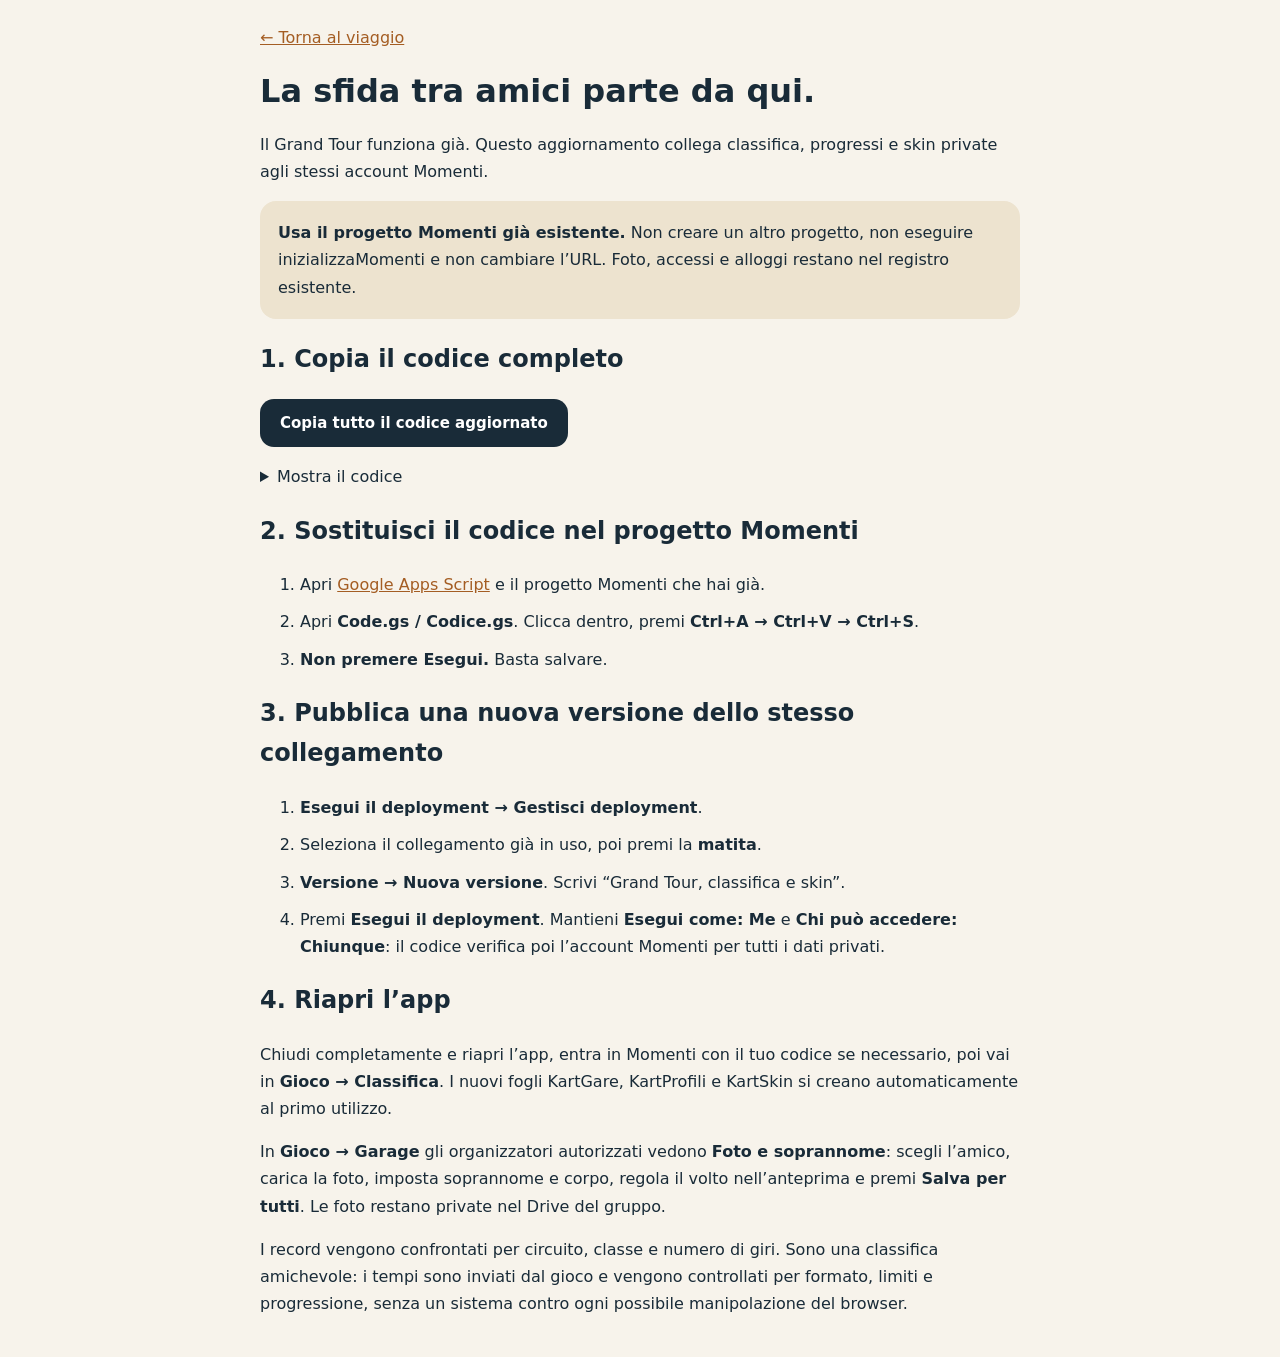
<file: Giappone2026/aggiorna-gioco.html>
<!doctype html><html lang="it"><meta charset="utf-8"><meta name="viewport" content="width=device-width,initial-scale=1"><title>Attiva il Grand Tour · Giappone 2026</title><style>body{font:16px/1.7 system-ui;background:#f7f3eb;color:#192b38;max-width:760px;margin:0 auto;padding:24px}h1{line-height:1.15}button{background:#192b38;color:#fff;border:0;border-radius:14px;padding:15px 20px;font:700 15px system-ui;cursor:pointer}pre{max-height:350px;overflow:auto;white-space:pre-wrap;word-break:break-word;font-size:11px;background:white;padding:15px}a{color:#a45d23}.note{background:#ede3cf;padding:18px;border-radius:16px}li{margin:10px 0}</style><a href="./">← Torna al viaggio</a><h1>La sfida tra amici parte da qui.</h1><p>Il Grand Tour funziona già. Questo aggiornamento collega classifica, progressi e skin private agli stessi account Momenti.</p><p class="note"><strong>Usa il progetto Momenti già esistente.</strong> Non creare un altro progetto, non eseguire inizializzaMomenti e non cambiare l’URL. Foto, accessi e alloggi restano nel registro esistente.</p><h2>1. Copia il codice completo</h2><button id="copy">Copia tutto il codice aggiornato</button><p id="copy-status" role="status"></p><details><summary>Mostra il codice</summary><pre id="code">/* MOMENTI / Giappone 2026. Google Apps Script, eseguito come il proprietario.
 * Foto PRIVATE su Drive. Nessun token OAuth viene inviato al browser.
 * Prima attivazione: nuovo progetto ed eseguire inizializzaMomenti.
 * Aggiornamento: sostituire il codice nel progetto esistente e aggiornare il deployment.
 * Non inizializzare di nuovo per attivare profili, like e commenti.
 */
var MOMENTI_ORIGIN = 'https://robertocipriani.github.io';
var MOMENTI_LIMITS = {photoBytes:350000,posts:5000,members:30,daily:20,comments:20000,commentsDaily:60,likes:20000,sessions:1500};
var MOMENTI_SOCIAL_VERSION=4;
var MOMENTI_WRITE_LOCKED=false;
var MOMENTI_SOCIAL_HEADERS={Account:['autore_id','hash_codice','creato_UTC'],Sessioni:['hash_accesso','autore_id','creato_UTC'],Commenti:['id','momento_id','autore_id','nome_JSON','testo_JSON','creato_UTC','eliminato_UTC'],Like:['momento_id','autore_id','attivo','aggiornato_UTC']};
var MOMENTI_MEMBER_HEADERS = ['id','hash_accesso','nome_JSON','creato_UTC','ruolo','revocato'];
var MOMENTI_POST_HEADERS = ['id','autore_id','nome_JSON','descrizione_JSON','foto_Drive_id','foto_UTC','pubblicato_UTC','latitudine','longitudine','luogo_JSON','origine_foto','dimensione_byte','eliminato_UTC'];


// Voce visibile nel menu Esegui. L'avvio richiede l'identità del proprietario.
function inizializzaMomenti() {
 var active=Session.getActiveUser().getEmail();
 var effective=Session.getEffectiveUser().getEmail();
 if(!active||!effective||active!==effective)throw new Error('Avvia inizializzaMomenti dall’editor Apps Script con l’account proprietario. Questa funzione non è disponibile agli altri utenti dell’app web.');
 console.log('Avvio della configurazione Momenti.');
 inizializzaMomenti_();
 console.log('Configurazione completata: copia il CODICE PRIVATO DI ATTIVAZIONE dal registro di esecuzione.');
}

// La funzione interna resta privata; per avviare usare inizializzaMomenti.
function inizializzaMomenti_() {
 var lock=LockService.getScriptLock();lock.waitLock(25000);
 try {
  var props=PropertiesService.getScriptProperties();
  var folderId=props.getProperty('mom_folder');
  var folder=folderId?DriveApp.getFolderById(folderId):DriveApp.createFolder('Giappone 2026 - Momenti');
  if(folder.isTrashed())throw new Error('Ripristina la cartella Momenti dal cestino di Drive.');
  props.setProperty('mom_folder',folder.getId());
  var sheetId=props.getProperty('mom_sheet');
  var book=sheetId?SpreadsheetApp.openById(sheetId):SpreadsheetApp.create('Giappone 2026 - Registro Momenti');
  if(!sheetId){DriveApp.getFileById(book.getId()).moveTo(folder);props.setProperty('mom_sheet',book.getId());}
  ['Partecipanti','Momenti'].forEach(function(name){var s=book.getSheetByName(name)||book.insertSheet(name);var headers=name==='Momenti'?MOMENTI_POST_HEADERS:MOMENTI_MEMBER_HEADERS;if(s.getLastRow()===0){s.getRange(1,1,1,headers.length).setValues([headers]).setFontWeight('bold').setBackground('#192b38').setFontColor('#ffffff');s.setFrozenRows(1);s.getRange(1,1,s.getMaxRows(),headers.length).setNumberFormat('@');}});
  if(!props.getProperty('mom_group'))props.setProperty('mom_group',Utilities.getUuid());
  if(!props.getProperty('mom_owner'))props.setProperty('mom_owner',Utilities.getUuid());
  if(!props.getProperty('mom_name'))props.setProperty('mom_name','Giappone 2026');
  if(!props.getProperty('mom_rev'))props.setProperty('mom_rev','1');
  var code=momentToken_();props.setProperty('mom_activation_hash',momentHash_(code));props.setProperty('mom_activation_expires',String(Date.now()+7*86400000));
  // Il codice privato è mostrato SOLO a chi esegue nell’editor, non inserito nel sorgente.
  Logger.log('CODICE PRIVATO DI ATTIVAZIONE (non inviarlo agli amici):\n'+code);
  Logger.log('Cartella foto: '+folder.getUrl());Logger.log('Registro: '+book.getUrl());
  Logger.log('Ora pubblica come App web: Esegui come Me; accesso Chiunque. Usa /exec nell’app del viaggio.');
 }finally{lock.releaseLock();}
}

function doGet(e) {
 var channel=String((e&amp;&amp;e.parameter&amp;&amp;e.parameter.channel)||'');
 if(!/^[a-zA-Z0-9_-]{20,80}$/.test(channel))return HtmlService.createHtmlOutput('&lt;!doctype html&gt;&lt;html lang="it"&gt;&lt;meta charset="utf-8"&gt;&lt;meta name="viewport" content="width=device-width,initial-scale=1"&gt;&lt;body style="font:16px system-ui;padding:30px;color:#192b38"&gt;&lt;h1&gt;Momenti è collegabile.&lt;/h1&gt;&lt;p&gt;Copia questo URL che termina con /exec e incollalo nell’app del viaggio, nella sezione Momenti. Non serve aprire questa pagina per vedere le foto.&lt;/p&gt;&lt;/body&gt;&lt;/html&gt;');
 var html='&lt;!doctype html&gt;&lt;html&gt;&lt;head&gt;&lt;meta charset="utf-8"&gt;&lt;meta name="referrer" content="no-referrer"&gt;&lt;/head&gt;&lt;body&gt;&lt;script&gt;'+momentBridgeCode_(channel)+'&lt;\/script&gt;&lt;/body&gt;&lt;/html&gt;';
 return HtmlService.createHtmlOutput(html).setXFrameOptionsMode(HtmlService.XFrameOptionsMode.ALLOWALL);
}
function momentBridgeCode_(channel) {
 return "\n(()=&gt;{'use strict';\n const channel=CHANNEL,origin=ORIGIN,records=new Map();\n const send=data=&gt;{try{window.top.postMessage(JSON.stringify(Object.assign({channel,kind:'momenti-drive'},data)),origin)}catch{}};\n const ready=()=&gt;send({type:'ready',version:4});\n let started=false;const hello=setInterval(()=&gt;{if(!started)ready()},2000);\n function trim(){const now=Date.now();for(const [key,record] of records)if(record.done&amp;&amp;now-record.at&gt;120000)records.delete(key);if(records.size&gt;32)for(const [key,record] of records){if(record.done&amp;&amp;!record.write)records.delete(key);if(records.size&lt;=32)break}}\n window.addEventListener('message',event=&gt;{\n  let m;try{m=typeof event.data==='string'?JSON.parse(event.data):event.data}catch{return}\n  if(event.origin!==origin||!m||m.channel!==channel||m.kind!=='momenti-drive'||m.type!=='request'||typeof m.id!=='string'||m.id.length&gt;100||!m.payload||typeof m.payload!=='object')return;\n  started=true;clearInterval(hello);trim();\n  const previous=records.get(m.id);if(previous){if(previous.done)send(previous.reply);return}\n  const requestId=m.id,record={done:false,at:Date.now(),write:['activate','join','login','setCode','resetCode','rename','publish','delete','comment','deleteComment','like','rotate','removeMember','saveStays','kartRun','kartBuy','kartSkinSave'].includes(m.payload.op)};records.set(requestId,record);\n  function finish(result){record.done=true;record.at=Date.now();record.reply={type:'response',id:requestId,result};send(record.reply);trim()}\n  try{google.script.run.withSuccessHandler(value=&gt;{try{if(typeof value!=='string')throw Error('FORMAT');finish(JSON.parse(value))}catch{finish({ok:false,code:'BRIDGE_FORMAT',message:'La risposta Google non è leggibile. Aggiorna il deployment dello script alla nuova versione.'})}}).withFailureHandler(()=&gt;finish({ok:false,code:'GOOGLE_ERROR',message:'Google non ha completato la richiesta. Riprova tra poco.'})).momentiRpcJson(JSON.stringify(m.payload))}\n  catch{finish({ok:false,code:'BRIDGE_ERROR',message:'Il collegamento Google non ha avviato la richiesta. Aggiorna lo script e pubblica una nuova versione del deployment.'})}\n });\n ready();\n})();"
  .replace('CHANNEL',JSON.stringify(channel)).replace('ORIGIN',JSON.stringify(MOMENTI_ORIGIN));
}

// Unica funzione pubblica di dati. Tutte le operazioni hanno controlli lato server.

/* Il ponte passa testo JSON, con gli stessi controlli del metodo originale. */
function momentiRpcJson(text) {
 if(typeof text!=='string'||text.length&gt;1500000)return JSON.stringify({ok:false,code:'INVALID',message:'Richiesta non valida.'});
 var request;try{request=JSON.parse(text)}catch{return JSON.stringify({ok:false,code:'INVALID',message:'Richiesta non valida.'});}
 return JSON.stringify(momentiRpc(request));
}

function momentiRpc(request) {
 try {
  if(!request||typeof request!=='object')throw momentError_('INVALID','Richiesta non valida.');
  var op=String(request.op||''),data=request.data||{};
  if(op==='capabilities')return {ok:true,data:{version:MOMENTI_SOCIAL_VERSION,accounts:true,social:true,privateStays:true,kart:true}};
  if(['activate','join','login','setCode','resetCode','rename','publish','delete','comment','deleteComment','like','rotate','removeMember','saveStays','kartRun','kartBuy','kartSkinSave'].indexOf(op)&gt;=0){var lock=LockService.getScriptLock();if(!lock.tryLock(25000))throw momentError_('BUSY','Il diario sta ricevendo altri momenti. Attendi qualche secondo e riprova.');try{MOMENTI_WRITE_LOCKED=true;return {ok:true,data:momentWrite_(op,data,request.token)}}finally{MOMENTI_WRITE_LOCKED=false;lock.releaseLock();}}
  var member=momentMember_(request.token);
  if(op.indexOf('kart')===0)return {ok:true,data:momentKartRead_(op,member,data)};
  if(op==='stays')return {ok:true,data:momentStayRead_(member)};
  if(op==='feed')return {ok:true,data:momentFeed_(member,data)};
  if(op==='photo')return {ok:true,data:momentPhoto_(member,data)};
  if(op==='comments')return {ok:true,data:momentComments_(member,data)};
  if(op==='members'){if(member.role!=='owner')throw momentError_('DENIED','Solo l’organizzatore può gestire i partecipanti.');return {ok:true,data:momentRows_('Partecipanti').filter(function(r){return r[5]!=='1'}).map(function(r){return {id:r[0],name:momentParseText_(r[2]),role:r[4]};})};}
  throw momentError_('INVALID','Operazione non disponibile.');
 }catch(error){return {ok:false,code:error.momentCode||'GOOGLE_ERROR',message:error.momentCode?error.message:'Google non ha completato la richiesta. Verifica la configurazione, lo spazio Drive e riprova tra poco.'};}
}
function momentError_(code,message){var error=new Error(message);error.momentCode=code;return error;}
function momentProps_(){var p=PropertiesService.getScriptProperties();if(!p.getProperty('mom_folder')||!p.getProperty('mom_sheet'))throw momentError_('NOT_READY','Esegui prima inizializzaMomenti nell’editor Apps Script.');return p;}
function momentToken_(){return (Utilities.getUuid()+Utilities.getUuid()).replace(/-/g,'');}
function momentHash_(value){return Utilities.computeDigest(Utilities.DigestAlgorithm.SHA_256,String(value),Utilities.Charset.UTF_8).map(function(b){return ('0'+(b&amp;255).toString(16)).slice(-2)}).join('');}
function momentSame_(a,b){a=String(a||'');b=String(b||'');if(a.length!==b.length)return false;var diff=0;for(var i=0;i&lt;a.length;i++)diff|=a.charCodeAt(i)^b.charCodeAt(i);return diff===0;}
function momentText_(value,max,required){if(typeof value!=='string')value='';value=value.trim();if(value.length&gt;max||required&amp;&amp;!value)throw momentError_('INVALID','Controlla i campi: nome, descrizione o luogo troppo lunghi.');return value;}
function momentParseText_(value){try{return JSON.parse(String(value))}catch{return ''}}
function momentSheet_(name){var s=SpreadsheetApp.openById(momentProps_().getProperty('mom_sheet')).getSheetByName(name);if(!s)throw momentError_('NOT_READY','Il registro Momenti non è completo. Esegui inizializzaMomenti nell’editor.');return s;}
function momentRows_(name){var s=momentSheet_(name);return s.getLastRow()&lt;2?[]:s.getRange(2,1,s.getLastRow()-1,name==='Momenti'?MOMENTI_POST_HEADERS.length:MOMENTI_MEMBER_HEADERS.length).getValues();}
function momentRev_(){var p=momentProps_();p.setProperty('mom_rev',String(Number(p.getProperty('mom_rev')||0)+1));}
function momentTrip_(){var p=momentProps_();return {id:p.getProperty('mom_group'),name:p.getProperty('mom_name'),owner_id:p.getProperty('mom_owner')};}
function momentMember_(token){if(typeof token!=='string'||!/^[a-f0-9]{64}$/.test(token))throw momentError_('ACCESS','Accesso non valido. Riapri il tuo invito.');var hash=momentHash_(token),cache=CacheService.getScriptCache(),key='member:'+hash,cached=cache.get(key);if(cached)return JSON.parse(cached);var members=momentRows_('Partecipanti'),row=members.find(function(r){return momentSame_(r[1],hash)&amp;&amp;r[5]!=='1'});if(!row){var sessions=momentSocialRows_('Sessioni'),session=sessions.find(function(r){return momentSame_(r[0],hash)});if(session)row=members.find(function(r){return r[0]===session[1]&amp;&amp;r[5]!=='1'});if(row)return {id:row[0],name:momentParseText_(row[2]),role:row[4],hash:hash};}if(!row)throw momentError_('ACCESS','Accesso revocato o non valido. Chiedi all’organizzatore un nuovo invito.');var result={id:row[0],name:momentParseText_(row[2]),role:row[4],hash:hash};cache.put(key,JSON.stringify(result),30);return result;}
function momentRotate_(){var token=momentToken_();momentProps_().setProperty('mom_invite_hash',momentHash_(token));return token;}
function momentWrite_(op,d,token){
 if(op.indexOf('kart')===0)return momentKartWrite_(op,d,token);
 if(op==='saveStays')return momentStayWrite_(d,token);
 var p=momentProps_(),members=momentRows_('Partecipanti'),ms=momentSheet_('Partecipanti');
 var accessKey=d.accessKey;if(accessKey!=null&amp;&amp;(typeof accessKey!=='string'||!/^[a-f0-9]{64}$/.test(accessKey)))throw momentError_('INVALID','Accesso del browser non valido.');
 var accessHash=accessKey?momentHash_(accessKey):'',existingAccess=accessKey?members.find(function(r){return momentSame_(r[1],accessHash);}):null;
 if(op==='login')return momentLogin_(d,token,members);
 var personalCode=d.personalCode!=null?momentCode_(d.personalCode):null;
 if(op==='activate'){
  if(existingAccess){
   if(existingAccess[0]!==p.getProperty('mom_owner')||existingAccess[4]!=='owner'||existingAccess[5]==='1')throw momentError_('ACCESS','Questo accesso non è disponibile.');
   if(personalCode)momentSetCode_(existingAccess[0],personalCode);return {member:{id:existingAccess[0],name:momentParseText_(existingAccess[2]),role:'owner'},token:accessKey,trip:momentTrip_(),hasCode:momentHasCode_(existingAccess[0]),version:3,recovered:true};
  }
  if(typeof d.code!=='string'||!/^[a-f0-9]{64}$/.test(d.code)||!momentSame_(momentHash_(d.code),p.getProperty('mom_activation_hash'))||Number(p.getProperty('mom_activation_expires'))&lt;Date.now())throw momentError_('ACTIVATION','Codice di attivazione non valido, già usato o scaduto. Esegui inizializzaMomenti nell’editor per ottenerne uno nuovo.');
  if(personalCode)momentCodeAvailable_(personalCode,p.getProperty('mom_owner'));
  var name=momentText_(d.name,40,true),owner=p.getProperty('mom_owner'),memberToken=accessKey||momentToken_(),row=members.findIndex(function(r){return r[0]===owner}),now=new Date().toISOString();
  if(row&gt;=0){CacheService.getScriptCache().remove('member:'+members[row][1]);ms.getRange(row+2,1,1,6).setValues([[owner,momentHash_(memberToken),JSON.stringify(name),members[row][3],'owner','0']]);}else ms.appendRow([owner,momentHash_(memberToken),JSON.stringify(name),now,'owner','0']);
  if(personalCode)momentSetCode_(owner,personalCode);var invite=momentRotate_();p.deleteProperty('mom_activation_hash');p.deleteProperty('mom_activation_expires');momentRev_();return {member:{id:owner,name:name,role:'owner'},token:memberToken,trip:momentTrip_(),hasCode:momentHasCode_(owner),version:3,invite:invite};
 }
 if(op==='join'){
  if(typeof d.invite!=='string'||!/^[a-f0-9]{64}$/.test(d.invite)||!momentSame_(momentHash_(d.invite),p.getProperty('mom_invite_hash')))throw momentError_('INVITE','Invito non valido o sostituito. Chiedi il nuovo collegamento all’organizzatore.');
  if(personalCode)momentCodeAvailable_(personalCode,existingAccess?existingAccess[0]:null);
  if(existingAccess){
   if(existingAccess[4]!=='member'||existingAccess[5]==='1')throw momentError_('ACCESS','Questo accesso è stato revocato o non è valido.');
   if(personalCode)momentSetCode_(existingAccess[0],personalCode);return {member:{id:existingAccess[0],name:momentParseText_(existingAccess[2]),role:'member'},token:accessKey,trip:momentTrip_(),hasCode:momentHasCode_(existingAccess[0]),version:3,recovered:true};
  }
  if(members.filter(function(r){return r[5]!=='1'}).length&gt;=MOMENTI_LIMITS.members)throw momentError_('LIMIT','Il gruppo ha raggiunto 30 partecipanti.');
  var memberToken=accessKey||momentToken_(),id=Utilities.getUuid(),name=momentText_(d.name,40,true);ms.appendRow([id,momentHash_(memberToken),JSON.stringify(name),new Date().toISOString(),'member','0']);if(personalCode)momentSetCode_(id,personalCode);momentRev_();return {member:{id:id,name:name,role:'member'},token:memberToken,trip:momentTrip_(),hasCode:!!personalCode,version:3};
 }
 var member=momentMember_(token);
 if(op==='setCode'){momentSetCode_(member.id,momentCode_(d.personalCode));momentRev_();return {hasCode:true};}
 if(op==='resetCode'){if(member.role!=='owner')throw momentError_('DENIED','Solo l’organizzatore può aiutare a recuperare un profilo.');if(!members.some(function(r){return r[0]===d.id&amp;&amp;r[5]!=='1'}))throw momentError_('INVALID','Partecipante non trovato.');momentSetCode_(d.id,momentCode_(d.personalCode));momentRev_();return {hasCode:true};}
 if(['comment','deleteComment','like'].indexOf(op)&gt;=0)return momentSocialWrite_(op,d,member);
 if(op==='rename'){var name=momentText_(d.name,40,true),i=members.findIndex(function(r){return r[0]===member.id});ms.getRange(i+2,3).setValue(JSON.stringify(name));CacheService.getScriptCache().remove('member:'+member.hash);momentRev_();return {name:name};}
 if(op==='rotate'){if(member.role!=='owner')throw momentError_('DENIED','Solo l’organizzatore può cambiare l’invito.');return {invite:momentRotate_()};}
 if(op==='removeMember'){if(member.role!=='owner'||d.id===member.id)throw momentError_('DENIED','Puoi rimuovere solo gli altri partecipanti.');var i=members.findIndex(function(r){return r[0]===d.id&amp;&amp;r[5]!=='1'});if(i&lt;0)throw momentError_('INVALID','Partecipante non trovato.');ms.getRange(i+2,6).setValue('1');CacheService.getScriptCache().remove('member:'+members[i][1]);momentRev_();return {invite:momentRotate_()};}
 var rows=momentRows_('Momenti'),sheet=momentSheet_('Momenti');
 if(op==='delete'){var i=rows.findIndex(function(r){return r[0]===d.id&amp;&amp;r[12]===''});if(i&lt;0)throw momentError_('INVALID','Il momento è già stato eliminato.');var row=rows[i];if(row[1]!==member.id&amp;&amp;member.role!=='owner')throw momentError_('DENIED','Puoi eliminare soltanto i tuoi momenti.');sheet.getRange(i+2,13).setValue(new Date().toISOString());momentRev_();var cleaned=true;try{momentFile_(row[4]).setTrashed(true)}catch{cleaned=false}return {cleaned:cleaned};}
 if(op==='publish'){
  if(typeof d.id!=='string'||!/^[a-f0-9-]{36}$/.test(d.id))throw momentError_('INVALID','Identificativo foto non valido.');
  var existing=rows.find(function(r){return r[0]===d.id});if(existing){if(existing[1]!==member.id||existing[12]!=='')throw momentError_('INVALID','Questo momento non può essere inviato.');return {post:momentPost_(existing),duplicate:true};}
  if(rows.filter(function(r){return r[12]===''}).length&gt;=MOMENTI_LIMITS.posts)throw momentError_('LIMIT','Il diario ha raggiunto 5000 foto. Conserva una copia dei ricordi e libera l’archivio.');
  var now=new Date(),today=Utilities.formatDate(now,'Asia/Tokyo','yyyy-MM-dd');if(rows.filter(function(r){return r[1]===member.id&amp;&amp;Utilities.formatDate(new Date(r[6]),'Asia/Tokyo','yyyy-MM-dd')===today}).length&gt;=MOMENTI_LIMITS.daily)throw momentError_('LIMIT','Hai raggiunto 20 momenti per oggi.');
  var caption=momentText_(d.caption,600,false),place=momentText_(d.place,100,false),lat=d.latitude,lng=d.longitude;if(lat==null&amp;&amp;lng==null){lat='';lng='';}else if(typeof lat!=='number'||typeof lng!=='number'||!isFinite(lat)||!isFinite(lng)||Math.abs(lat)&gt;90||Math.abs(lng)&gt;180)throw momentError_('INVALID','Posizione non valida.');
  if(typeof d.photo!=='string'||d.photo.length&gt;Math.ceil(MOMENTI_LIMITS.photoBytes/3)*4||! /^[A-Za-z0-9+/]+={0,2}$/.test(d.photo))throw momentError_('PHOTO','Foto troppo grande o non leggibile.');
  var bytes=Utilities.base64Decode(d.photo);if(bytes.length&gt;MOMENTI_LIMITS.photoBytes||bytes.length&lt;4||(bytes[0]&amp;255)!==255||(bytes[1]&amp;255)!==216||(bytes[2]&amp;255)!==255)throw momentError_('PHOTO','La foto deve essere JPEG, massimo 350 KB.');
  var captured=new Date(d.captured_at);if(!isFinite(captured.getTime())||captured&gt;new Date(now.getTime()+300000)||captured&lt;new Date(now.getTime()-86400000))captured=now;
  var file=DriveApp.getFolderById(p.getProperty('mom_folder')).createFile(Utilities.newBlob(bytes,'image/jpeg','Giappone-'+today+'-'+d.id+'.jpg'));
  var row=[d.id,member.id,JSON.stringify(member.name),JSON.stringify(caption),file.getId(),captured.toISOString(),now.toISOString(),lat,lng,JSON.stringify(place),d.source==='camera'?'camera':'selected',bytes.length,''];
  try{sheet.appendRow(row);SpreadsheetApp.flush();}catch(error){try{file.setTrashed(true)}catch{}throw error;}momentRev_();return {post:momentPost_(row)};
 }
 throw momentError_('INVALID','Operazione non disponibile.');
}
function momentPost_(r){return {id:r[0],author_id:r[1],author_name:momentParseText_(r[2]),caption:momentParseText_(r[3]),photo_path:r[0],captured_at:r[5],created_at:r[6],latitude:r[7]===''?null:Number(r[7]),longitude:r[8]===''?null:Number(r[8]),place_label:momentParseText_(r[9]),source:r[10],size_bytes:Number(r[11])};}
function momentFeed_(member,d){
 var p=momentProps_(),revision=p.getProperty('mom_rev'),profile={id:member.id,name:member.name,role:member.role},hasCode=momentHasCode_(member.id);
 if(d.revision===revision&amp;&amp;!d.before)return {unchanged:true,revision:revision,version:3,member:profile,hasCode:hasCode};
 var rows=momentRows_('Momenti').filter(function(r){return r[12]===''&amp;&amp;(!d.mine||r[1]===member.id)}).map(momentPost_).sort(function(a,b){return b.created_at.localeCompare(a.created_at)||b.id.localeCompare(a.id)});
 if(d.before){if(typeof d.before.time!=='string'||typeof d.before.id!=='string')throw momentError_('INVALID','Pagina non valida.');rows=rows.filter(function(r){return r.created_at&lt;d.before.time||r.created_at===d.before.time&amp;&amp;r.id&lt;d.before.id;});}
 var limit=Math.max(1,Math.min(12,Number(d.limit)||12)),page=rows.slice(0,limit),social=momentSocialMap_(member,page.map(function(post){return post.id}));
 page.forEach(function(post){Object.assign(post,social[post.id])});
 return {posts:page,hasMore:rows.length&gt;limit,revision:revision,trip:momentTrip_(),member:profile,hasCode:hasCode,version:3};
}
function momentFile_(id){var p=momentProps_(),file=DriveApp.getFileById(id),parents=file.getParents(),inside=false;while(parents.hasNext())if(parents.next().getId()===p.getProperty('mom_folder'))inside=true;if(!inside)throw momentError_('DENIED','Foto fuori dall’archivio del gruppo.');return file;}
function momentPhoto_(member,d){var row=momentRows_('Momenti').find(function(r){return r[0]===d.id&amp;&amp;r[12]===''});if(!row)throw momentError_('PHOTO','Il momento non è più disponibile.');var file=momentFile_(row[4]);if(file.isTrashed())throw momentError_('PHOTO','La foto è nel cestino di Drive.');var blob=file.getBlob();return {photo:Utilities.base64Encode(blob.getBytes()),mimeType:'image/jpeg'};}

/* Migration is additive. Old participants, invitations and photo tokens remain valid. */
function momentSocialSheet_(name){
 var headers=MOMENTI_SOCIAL_HEADERS[name];if(!headers)throw momentError_('INVALID','Registro non valido.');
 var book=SpreadsheetApp.openById(momentProps_().getProperty('mom_sheet')),s=book.getSheetByName(name);
 if(!s||s.getLastRow()===0){var lock=LockService.getScriptLock(),owned=MOMENTI_WRITE_LOCKED;if(!owned&amp;&amp;!lock.tryLock(25000))throw momentError_('BUSY','Attendi un momento e riprova.');try{s=book.getSheetByName(name)||book.insertSheet(name);if(s.getLastRow()===0){s.getRange(1,1,1,headers.length).setValues([headers]).setFontWeight('bold').setBackground('#192b38').setFontColor('#ffffff');s.setFrozenRows(1);s.getRange(1,1,s.getMaxRows(),headers.length).setNumberFormat('@');}}finally{if(!owned)lock.releaseLock();}}
 return s;
}
function momentSocialRows_(name){var s=momentSocialSheet_(name);return s.getLastRow()&lt;2?[]:s.getRange(2,1,s.getLastRow()-1,MOMENTI_SOCIAL_HEADERS[name].length).getValues().map(function(row){return row.map(function(value){return value instanceof Date?value.toISOString():value==null?'':String(value)});});}
function momentCode_(value){if(typeof value!=='string')throw momentError_('CODE','Scegli un codice di 6 caratteri, con almeno una lettera e un numero.');var code=value.trim().toUpperCase();if(!/^[A-Z0-9]{6}$/.test(code)||!/[A-Z]/.test(code)||!/[0-9]/.test(code))throw momentError_('CODE','Usa esattamente 6 lettere e numeri, con almeno una lettera e un numero.');return code;}
function momentCodeHash_(code){
 var p=momentProps_(),secret=p.getProperty('mom_code_secret');if(!secret){secret=momentToken_();p.setProperty('mom_code_secret',secret);}
 return Utilities.computeHmacSha256Signature('mom-code-v1:'+code,secret).map(function(b){return ('0'+(b&amp;255).toString(16)).slice(-2)}).join('');
}
function momentHasCode_(id){return momentSocialRows_('Account').some(function(r){return r[0]===id});}
function momentCodeAvailable_(code,id){var hash=momentCodeHash_(code);if(momentSocialRows_('Account').some(function(r){return r[0]!==id&amp;&amp;momentSame_(r[1],hash)}))throw momentError_('CODE_TAKEN','Questo codice è già usato: scegline un altro.');return hash;}
function momentSetCode_(id,code){var hash=momentCodeAvailable_(code,id),rows=momentSocialRows_('Account'),sheet=momentSocialSheet_('Account'),i=rows.findIndex(function(r){return r[0]===id}),row=[id,hash,new Date().toISOString()];if(i&gt;=0)sheet.getRange(i+2,1,1,3).setValues([row]);else sheet.appendRow(row);}
function momentValidInvite_(invite){return typeof invite==='string'&amp;&amp;/^[a-f0-9]{64}$/.test(invite)&amp;&amp;momentSame_(momentHash_(invite),momentProps_().getProperty('mom_invite_hash'));}
function momentLogin_(d,token,members){
 // The invitation is a second secret: a six-character code alone never opens the public endpoint.
 var invited=momentValidInvite_(d.invite);if(!invited){try{momentMember_(token);invited=true}catch{}}
 if(!invited)throw momentError_('INVITE','Per recuperare il profilo apri il link d’invito attuale del gruppo.');
 var p=momentProps_(),attempt;try{attempt=JSON.parse(p.getProperty('mom_login_failures')||'null')}catch{}
 var now=Date.now();if(!attempt||now-attempt.since&gt;=600000)attempt={since:now,count:0};if(attempt.count&gt;=40)throw momentError_('RATE','Troppi codici errati. Attendi qualche minuto e riprova.');
 var code=momentCode_(d.personalCode),hash=momentCodeHash_(code),account=momentSocialRows_('Account').find(function(r){return momentSame_(r[1],hash)}),member=account&amp;&amp;members.find(function(r){return r[0]===account[0]&amp;&amp;r[5]!=='1'});
 if(!member){attempt.count++;p.setProperty('mom_login_failures',JSON.stringify(attempt));throw momentError_('LOGIN','Codice non corretto o profilo non disponibile.');}
 var access=typeof d.accessKey==='string'&amp;&amp;/^[a-f0-9]{64}$/.test(d.accessKey)?d.accessKey:momentToken_(),accessHash=momentHash_(access),sessions=momentSocialRows_('Sessioni'),existing=sessions.find(function(r){return momentSame_(r[0],accessHash)}),old=members.find(function(r){return momentSame_(r[1],accessHash)});
 if(existing&amp;&amp;existing[1]!==member[0]||old&amp;&amp;old[0]!==member[0])throw momentError_('ACCESS','Accesso del browser non valido.');
 if(!existing&amp;&amp;!old){if(sessions.length&gt;=MOMENTI_LIMITS.sessions)throw momentError_('LIMIT','Il registro degli accessi è pieno. Contatta l’organizzatore.');momentSocialSheet_('Sessioni').appendRow([accessHash,member[0],new Date().toISOString()]);}
 return {member:{id:member[0],name:momentParseText_(member[2]),role:member[4]},token:access,trip:momentTrip_(),hasCode:true,version:3};
}
function momentLivePost_(id){if(typeof id!=='string'||!/^[a-f0-9-]{36}$/.test(id))throw momentError_('INVALID','Foto non valida.');var row=momentRows_('Momenti').find(function(r){return r[0]===id&amp;&amp;r[12]===''});if(!row)throw momentError_('INVALID','La foto non è più disponibile.');return row;}
function momentComment_(r){return {id:r[0],post_id:r[1],author_id:r[2],author_name:momentParseText_(r[3]),text:momentParseText_(r[4]),created_at:r[5]};}
function momentSocialMap_(member,ids){
 var map={};ids.forEach(function(id){map[id]={like_count:0,liked:false,comment_count:0,comments:[]}});
 momentSocialRows_('Like').forEach(function(r){if(map[r[0]]&amp;&amp;r[2]==='1'){map[r[0]].like_count++;if(r[1]===member.id)map[r[0]].liked=true;}});
 momentSocialRows_('Commenti').forEach(function(r){if(map[r[1]]&amp;&amp;r[6]===''){var info=map[r[1]];info.comment_count++;info.comments.push(momentComment_(r));}});
 ids.forEach(function(id){map[id].comments.sort(function(a,b){return a.created_at.localeCompare(b.created_at)||a.id.localeCompare(b.id)});map[id].comments=map[id].comments.slice(-2);});
 return map;
}
function momentSocialWrite_(op,d,member){
 momentLivePost_(d.id);
 if(op==='like'){
  if(typeof d.liked!=='boolean')throw momentError_('INVALID','Like non valido.');var rows=momentSocialRows_('Like'),i=rows.findIndex(function(r){return r[0]===d.id&amp;&amp;r[1]===member.id}),sheet=momentSocialSheet_('Like'),row=[d.id,member.id,d.liked?'1':'0',new Date().toISOString()];
  if(i&gt;=0){if(rows[i][2]!==row[2]){sheet.getRange(i+2,1,1,4).setValues([row]);momentRev_();}}else if(d.liked){if(rows.length&gt;=MOMENTI_LIMITS.likes)throw momentError_('LIMIT','Il registro dei like è pieno.');sheet.appendRow(row);momentRev_();}
 }
 if(op==='comment'){
  if(typeof d.commentId!=='string'||!/^[a-f0-9-]{36}$/.test(d.commentId))throw momentError_('INVALID','Commento non valido.');
  var text=momentText_(d.text,600,true),rows=momentSocialRows_('Commenti'),old=rows.find(function(r){return r[0]===d.commentId});
  if(old){if(old[1]!==d.id||old[2]!==member.id||old[6]!=='')throw momentError_('INVALID','Questo commento non può essere inviato.');}
  else{
   if(rows.length&gt;=MOMENTI_LIMITS.comments)throw momentError_('LIMIT','Il registro dei commenti è pieno.');
   var today=Utilities.formatDate(new Date(),'Asia/Tokyo','yyyy-MM-dd');if(rows.filter(function(r){return r[2]===member.id&amp;&amp;Utilities.formatDate(new Date(r[5]),'Asia/Tokyo','yyyy-MM-dd')===today}).length&gt;=MOMENTI_LIMITS.commentsDaily)throw momentError_('LIMIT','Hai raggiunto 60 commenti per oggi.');
   momentSocialSheet_('Commenti').appendRow([d.commentId,d.id,member.id,JSON.stringify(member.name),JSON.stringify(text),new Date().toISOString(),'']);momentRev_();
  }
 }
 if(op==='deleteComment'){
  var rows=momentSocialRows_('Commenti'),i=rows.findIndex(function(r){return r[0]===d.commentId&amp;&amp;r[1]===d.id});
  if(i&lt;0)throw momentError_('INVALID','Commento non trovato.');if(rows[i][2]!==member.id&amp;&amp;member.role!=='owner')throw momentError_('DENIED','Puoi eliminare solo i tuoi commenti.');
  if(rows[i][6]===''){momentSocialSheet_('Commenti').getRange(i+2,7).setValue(new Date().toISOString());momentRev_();}
 }
 return {social:momentSocialMap_(member,[d.id])[d.id]};
}
function momentComments_(member,d){
 momentLivePost_(d.id);var rows=momentSocialRows_('Commenti').filter(function(r){return r[1]===d.id&amp;&amp;r[6]===''}).map(momentComment_).sort(function(a,b){return b.created_at.localeCompare(a.created_at)||b.id.localeCompare(a.id)});
 if(d.before){if(typeof d.before.time!=='string'||typeof d.before.id!=='string')throw momentError_('INVALID','Pagina non valida.');rows=rows.filter(function(c){return c.created_at&lt;d.before.time||c.created_at===d.before.time&amp;&amp;c.id&lt;d.before.id});}
 var limit=20;return {comments:rows.slice(0,limit).reverse(),hasMore:rows.length&gt;limit};
}


// Private accommodation data stays in the existing, unshared Momenti workbook.
// These helpers are private Apps Script functions and cannot be called by google.script.run.
function momentStaySheet_(){
 var s=SpreadsheetApp.openById(momentProps_().getProperty('mom_sheet')).getSheetByName('AlloggiPrivati');
 if(!s||s.getLastRow()&lt;3)throw momentError_('STAYS_NOT_READY','Gli alloggi privati non sono ancora configurati.');
 return s;
}
function momentStayConfig_(){
 var cells=momentStaySheet_().getRange(2,1,2,2).getValues();
 if(cells[0][0]!=='config'||cells[1][0]!=='autorizzazioni')throw momentError_('STAYS_NOT_READY','Il registro alloggi non è completo.');
 try{return {config:JSON.parse(cells[0][1]),permissions:JSON.parse(cells[1][1])};}
 catch(error){throw momentError_('STAYS_NOT_READY','Controlla il registro privato degli alloggi.');}
}
function momentStayEditor_(member,permissions){return member.role==='owner'||Array.isArray(permissions.editors)&amp;&amp;permissions.editors.indexOf(member.id)&gt;=0;}
function momentStayPerson_(member,people){
 var bound=people.find(function(p){return (p.memberIds||[]).indexOf(member.id)&gt;=0;});if(bound)return bound.id;
 var normalize=function(s){return String(s||'').normalize('NFKD').replace(/[\u0300-\u036f]/g,'').toLowerCase().replace(/[^a-z0-9]/g,'');},name=normalize(member.name);
 if(!name)return '';var matches=people.filter(function(p){return [p.name].concat(p.aliases||[]).some(function(a){return normalize(a)===name;});});
 if(matches.length===1)return matches[0].id;if(matches.length&gt;1||name.length&lt;3)return '';
 matches=people.filter(function(p){return [p.name].concat(p.aliases||[]).some(function(a){return normalize(a).indexOf(name)===0;});});return matches.length===1?matches[0].id:'';
}
function momentStayRead_(member){
 member=momentStayActive_(member);
 var stored=momentStayConfig_(),copy=JSON.parse(JSON.stringify(stored.config)),person=momentStayPerson_(member,copy.participants);
 copy.participants=copy.participants.map(function(p){return {id:p.id,name:p.name,aliases:p.aliases||[],memberIds:[]};});
 return {memberId:member.id,personId:person,canEdit:momentStayEditor_(member,stored.permissions),config:copy};
}
function momentStayValidate_(raw,previous){
 function fail(){throw momentError_('INVALID','Controlla nomi, strutture e assegnazioni degli alloggi.');}
 function text(v,max,required){if(v==null)v='';if(typeof v!=='string'||v.length&gt;max||required&amp;&amp;!v.trim())fail();return v.trim();}
 function list(v,max,len){if(!Array.isArray(v)||v.length&gt;max)fail();return v.map(function(x){return text(x,len,true);}).filter(function(x,i,a){return a.indexOf(x)===i;});}
 function date(v){return /^\d{4}-\d{2}-\d{2}$/.test(v)&amp;&amp;!isNaN(Date.parse(v+'T12:00:00Z'))&amp;&amp;new Date(v+'T12:00:00Z').toISOString().slice(0,10)===v;}
 function url(v,map){v=text(v,6000);if(!v)return '';if(!/^https:\/\/[^\s]+$/i.test(v))fail();var host=v.match(/^https:\/\/([^/?#]+)/i)[1].toLowerCase();if(host.indexOf('@')&gt;=0||host.indexOf(':')&gt;=0)fail();if(map&amp;&amp;host!=='maps.app.goo.gl'&amp;&amp;host!=='goo.gl'&amp;&amp;!/(^|\.)google\.[a-z.]+$/.test(host))fail();return v;}
 if(!raw||typeof raw!=='object'||Array.isArray(raw)||raw.version!==1||!Array.isArray(raw.participants)||raw.participants.length&gt;50||!raw.participants.length||!Array.isArray(raw.reservations)||raw.reservations.length&gt;100||!Array.isArray(raw.nights)||raw.nights.length&gt;100)fail();
 var ids={},old={};previous.participants.forEach(function(p){old[p.id]=p;});
 var people=raw.participants.map(function(p){if(!p||typeof p!=='object')fail();var id=text(p.id,100,true);if(ids[id]||!old[id])fail();ids[id]=true;return {id:id,name:text(p.name,80,true),aliases:list(p.aliases||[],30,80),memberIds:(old[id].memberIds||[]).slice()};});
 // Existing account bindings remain server-owned; the browser cannot grant editor rights.
 if(people.length!==previous.participants.length)fail();
 var bookings={},reservations=raw.reservations.map(function(b){if(!b||typeof b!=='object')fail();var id=text(b.id,100,true);if(bookings[id])fail();bookings[id]=true;var result={id:id,title:text(b.title,200,true),type:'Hotel/Casa'};
 ['phone','checkIn','checkOut','date','endDate','address','notes','payment','owner','deadline','status'].forEach(function(k){result[k]=text(b[k],k==='notes'?5000:k==='address'?1000:250);});
 if(result.date&amp;&amp;!date(result.date)||result.endDate&amp;&amp;(!date(result.endDate)||result.date&amp;&amp;result.endDate&lt;=result.date))fail();
 result.mapUrl=url(b.mapUrl,true);result.sourceUrl=url(b.sourceUrl,false);result.links=(b.links||[]).map(function(v){return url(v,false);});if(result.links.length&gt;20)fail();
 ['price','total','people'].forEach(function(k){if(b[k]==null||b[k]==='')result[k]=null;else {if(typeof b[k]!=='number'||!isFinite(b[k])||b[k]&lt;0||b[k]&gt;1000000)fail();result[k]=b[k];}});
 // Notes are plain text in private editor. Existing formatting is retained only if unchanged.
 var prior=previous.reservations.find(function(x){return x.id===id;});result.notesFormat=prior&amp;&amp;prior.notes===result.notes?prior.notesFormat||[]:[];return result;
 });
 var dates={},nights=raw.nights.map(function(n){if(!n||!date(n.date)||dates[n.date]||!Array.isArray(n.stays)||n.stays.length&gt;20)fail();dates[n.date]=true;var assigned={},used={};
 return {date:n.date,stays:n.stays.map(function(s){if(!s||typeof s!=='object')fail();var bookingId=text(s.bookingId,100,true);if(!bookings[bookingId]||used[bookingId])fail();used[bookingId]=true;var guests=list(s.guestIds||[],50,100);guests.forEach(function(g){if(!ids[g]||assigned[g])fail();assigned[g]=true;});return {bookingId:bookingId,guestIds:guests,note:text(s.note,2000)};})};
 });
 var result={version:1,revision:Number(previous.revision||0)+1,participants:people,reservations:reservations,nights:nights};
 if(JSON.stringify(result).length&gt;48000)fail();return result;
}
function momentStayWrite_(data,token){
 // Server authentication is required, including when the UI has management mode enabled.
 var member=momentStayActive_(momentMember_(token)),stored=momentStayConfig_();
 if(!momentStayEditor_(member,stored.permissions))throw momentError_('DENIED','Solo gli organizzatori possono modificare gli alloggi.');
 if(Number(data.expectedRevision)!==Number(stored.config.revision))throw momentError_('CONFLICT','Gli alloggi sono cambiati. Aggiorna e riprova per non sovrascrivere le modifiche degli altri.');
 var next=momentStayValidate_(data.config,stored.config);
 momentStaySheet_().getRange(2,2,1,2).setValues([[JSON.stringify(next),new Date().toISOString()]]);
 return momentStayRead_(member);
}
function momentStayActive_(member){
 // Recheck revocation even when the regular Momenti member cache is still warm.
 var row=momentRows_('Partecipanti').find(function(r){return r[0]===member.id&amp;&amp;String(r[5])!=='1';});
 if(!row)throw momentError_('ACCESS','Accesso revocato. Accedi di nuovo a Momenti.');
 return {id:row[0],name:momentParseText_(row[2]),role:row[4]};
}

// Private Grand Tour records and skins. Stored in the existing Momenti workbook/Drive.
var KART_VERSION='japan-v1';
var KART_ROSTER=[
 ['kitsu','Kitsu',0,'traveler'],['roberto','Robanana',250,'hero'],['leonardo','Leonardrift',300,'pope'],
 ['francesco','FranTokyo',350,'creature'],['andrea','AndreTornado',400,'muscular'],['antonella','Antornella',450,'white'],
 ['erika','Erikart',500,'traveler'],['gabriele','Gabbracoli',750,'octo'],['giorgia-s','Giorgiaku S.',550,'white'],
 ['giorgia-i','Giorgiaku I.',550,'traveler'],['manuel','Manu Turbo',600,'round'],['lorenzo','Lorenzen',650,'traveler'],
 ['federico','FedeFuga',700,'traveler'],['valerio','Valerazzo',800,'traveler']
];
var KART_HEADERS={KartProfili:['autore_id','stato_JSON','aggiornato_UTC'],KartGare:['id','autore_id','nome_JSON','versione','circuito','classe','giri','skin','tempo','giro_migliore','posizione','pubblicato_UTC'],KartSkin:['id','soprannome_JSON','corpo','crop_JSON','foto_Drive_id','aggiornato_UTC']};
function momentKartSheet_(name){
 var headers=KART_HEADERS[name];if(!headers)throw momentError_('INVALID','Registro di gioco non valido.');
 var book=SpreadsheetApp.openById(momentProps_().getProperty('mom_sheet')),s=book.getSheetByName(name);
 if(!s||s.getLastRow()===0){var lock=LockService.getScriptLock(),owned=MOMENTI_WRITE_LOCKED;if(!owned&amp;&amp;!lock.tryLock(25000))throw momentError_('BUSY','Attendi un momento e riprova.');try{s=book.getSheetByName(name)||book.insertSheet(name);if(s.getLastRow()===0){s.getRange(1,1,1,headers.length).setValues([headers]).setFontWeight('bold').setBackground('#192b38').setFontColor('#ffffff');s.setFrozenRows(1);s.getRange(1,1,s.getMaxRows(),headers.length).setNumberFormat('@');}}finally{if(!owned)lock.releaseLock();}}
 return s;
}
function momentKartRows_(name){var s=momentKartSheet_(name);return s.getLastRow()&lt;2?[]:s.getRange(2,1,s.getLastRow()-1,KART_HEADERS[name].length).getValues().map(function(row){return row.map(function(v){return v instanceof Date?v.toISOString():v==null?'':String(v)});});}
function momentKartProfile_(member){
 var rows=momentKartRows_('KartProfili'),index=rows.findIndex(function(r){return r[0]===member.id}),state={xp:0,coins:0,completed:[],owned:['kitsu'],records:{}};
 if(index&gt;=0){try{var saved=JSON.parse(rows[index][1]);state.owned=saved.owned||['kitsu'];}catch{throw momentError_('INVALID','Profilo di gioco non leggibile. Contatta l’organizzatore.');}}
 var unique={};momentKartRows_('KartGare').forEach(function(r){if(r[1]!==member.id||r[3]!==KART_VERSION||unique[r[0]])return;unique[r[0]]=true;var stage=Number(r[4]),place=Number(r[10]),first=state.completed.indexOf(stage)&lt;0;if(first)state.completed.push(stage);state.xp+=first?150+(9-place)*10:40;state.coins+=first?120+(9-place)*10:30+(9-place)*5;var key=r[4]+':'+r[5]+':'+r[6],run={id:r[0],stage:stage,difficulty:r[5],laps:Number(r[6]),skin:r[7],time:Number(r[8]),bestLap:Number(r[9]),place:place,version:KART_VERSION};if(!state.records[key]||run.bestLap&lt;state.records[key].bestLap)state.records[key]=run;});
 state.owned.forEach(function(id){var ch=KART_ROSTER.find(function(x){return x[0]===id});if(ch)state.coins-=ch[2]});state.coins=Math.max(0,state.coins);return {state:state,index:index};
}
function momentKartSave_(member,record){var s=momentKartSheet_('KartProfili'),values=[[member.id,JSON.stringify({owned:record.state.owned}),new Date().toISOString()]];if(record.index&lt;0)s.appendRow(values[0]);else s.getRange(record.index+2,1,1,3).setValues(values);}
function momentKartEditor_(member){if(member.role==='owner')return true;try{var stored=momentStayConfig_();return momentStayEditor_(member,stored.permissions)}catch{return false}}
function momentKartSkins_(){var saved=momentKartRows_('KartSkin');return KART_ROSTER.map(function(ch){var r=saved.find(function(x){return x[0]===ch[0]});return {id:ch[0],nickname:r?momentParseText_(r[1]):ch[1],price:ch[2],body:r?r[2]:ch[3],crop:r?JSON.parse(r[3]):[1,.5,.35],hasPhoto:!!(r&amp;&amp;r[4]),updatedAt:r?r[5]:''};});}
function momentKartRead_(op,member,d){
 member=momentStayActive_(member);
 if(op==='kartState'){var record=momentKartProfile_(member);return {version:KART_VERSION,state:record.state,canEdit:momentKartEditor_(member),skins:momentKartSkins_()};}
 if(op==='kartPhoto'){var skin=momentKartRows_('KartSkin').find(function(r){return r[0]===d.id});if(!skin||!skin[4])throw momentError_('PHOTO','Foto non ancora disponibile.');var bytes=momentFile_(skin[4]).getBlob().getBytes();if(bytes.length&gt;350000)throw momentError_('PHOTO','Foto troppo grande.');return {photo:Utilities.base64Encode(bytes)};}
 if(op==='kartRanks'){
  var stage=Number(d.stage),laps=Number(d.laps),difficulty=String(d.difficulty||'');if(d.version!==KART_VERSION||!Number.isInteger(stage)||stage&lt;0||stage&gt;=50||[1,3,5].indexOf(laps)&lt;0||['easy','normal','hard'].indexOf(difficulty)&lt;0)throw momentError_('INVALID','Filtro classifica non valido.');
  var members=momentRows_('Partecipanti').filter(function(r){return r[5]!=='1'}),roster=momentKartSkins_(),best={};
  momentKartRows_('KartGare').forEach(function(r){if(r[3]!==KART_VERSION||Number(r[4])!==stage||r[5]!==difficulty||Number(r[6])!==laps||!members.some(function(m){return m[0]===r[1]}))return;var candidate={memberId:r[1],name:momentParseText_(r[2]),skinName:(roster.find(function(ch){return ch.id===r[7]})||{nickname:r[7]}).nickname,time:Number(r[8]),bestLap:Number(r[9]),createdAt:r[11]};if(!best[r[1]]||candidate.bestLap&lt;best[r[1]].bestLap||candidate.bestLap===best[r[1]].bestLap&amp;&amp;candidate.time&lt;best[r[1]].time)best[r[1]]=candidate;});
  return {rows:Object.keys(best).map(function(id){return best[id]}).sort(function(a,b){return a.bestLap-b.bestLap||a.time-b.time}).slice(0,30)};
 }
 throw momentError_('INVALID','Operazione di gioco non disponibile.');
}
function momentKartWrite_(op,d,token){
 var member=momentStayActive_(momentMember_(token)),record=momentKartProfile_(member),state=record.state;
 if(op==='kartRun'){
  var rows=momentKartRows_('KartGare'),existing=rows.find(function(r){return r[0]===d.id});if(existing){if(existing[1]!==member.id)throw momentError_('INVALID','Identificativo gara non disponibile.');return {state:state,duplicate:true};}
  var stage=d.stage,laps=d.laps,place=d.place,time=d.time,best=d.bestLap,skin=KART_ROSTER.find(function(ch){return ch[0]===d.skin});
  if(typeof d.id!=='string'||!/^[a-f0-9-]{36}$/.test(d.id)||d.version!==KART_VERSION||!Number.isInteger(stage)||stage&lt;0||stage&gt;=50||[1,3,5].indexOf(laps)&lt;0||['easy','normal','hard'].indexOf(d.difficulty)&lt;0||!Number.isInteger(place)||place&lt;1||place&gt;8||typeof time!=='number'||!isFinite(time)||time&lt;20*laps||time&gt;7200||typeof best!=='number'||!isFinite(best)||best&lt;20||best&gt;time/laps+.1||!skin)throw momentError_('INVALID','Tempo o gara non validi.');
  var unlocked=0;while(state.completed.indexOf(unlocked)&gt;=0)unlocked++;if(stage&gt;Math.min(49,unlocked))throw momentError_('LOCKED','Completa prima la gara precedente.');
  if(rows.length&gt;=5000)throw momentError_('LIMIT','Il registro ha raggiunto 5000 gare. L’organizzatore può archiviare i risultati.');var today=new Date().toISOString().slice(0,10);if(rows.filter(function(r){return r[1]===member.id&amp;&amp;r[11].slice(0,10)===today}).length&gt;=100)throw momentError_('LIMIT','Hai salvato già 100 gare oggi.');
  var first=state.completed.indexOf(stage)&lt;0,xp=first?150+(9-place)*10:40,coins=first?120+(9-place)*10:30+(9-place)*5;
  // A new profile may already have used a locally purchased skin before Google was updated.
  // Races stay valid; only purchases are authorized against the server's coin balance.
  // Append is the only mutation: retries derive rewards from this ledger and cannot double-credit.
  var sheet=momentKartSheet_('KartGare');sheet.appendRow([d.id,member.id,JSON.stringify(member.name),KART_VERSION,stage,d.difficulty,laps,d.skin,time,best,place,new Date().toISOString()]);
  SpreadsheetApp.flush();return {state:momentKartProfile_(member).state,xp:xp,coins:coins};
 }
 if(op==='kartBuy'){var ch=KART_ROSTER.find(function(x){return x[0]===d.id});if(!ch)throw momentError_('INVALID','Skin non disponibile.');if(state.owned.indexOf(d.id)&gt;=0)return {state:state};if(state.coins&lt;ch[2])throw momentError_('COINS','Non hai ancora abbastanza monete.');state.coins-=ch[2];state.owned.push(d.id);momentKartSave_(member,record);return {state:state};}
 if(op==='kartSkinSave'){
  if(!momentKartEditor_(member))throw momentError_('DENIED','Solo Roberto e gli organizzatori autorizzati possono modificare le skin condivise.');var character=KART_ROSTER.find(function(x){return x[0]===d.id&amp;&amp;x[0]!=='kitsu'});if(!character)throw momentError_('INVALID','Skin non disponibile.');
  var nickname=momentText_(d.nickname,24,true);if(/[&lt;&gt;"\u0000-\u001f]/.test(nickname)||['traveler','white','hero','octo','muscular','round','creature','pope'].indexOf(d.body)&lt;0||!Array.isArray(d.crop)||d.crop.length!==3||d.crop.some(function(x){return typeof x!=='number'||!isFinite(x)})||d.crop[0]&lt;1||d.crop[0]&gt;5||d.crop[1]&lt;0||d.crop[1]&gt;1||d.crop[2]&lt;0||d.crop[2]&gt;1)throw momentError_('INVALID','Soprannome o ritaglio non validi.');
  var skins=momentKartRows_('KartSkin'),index=skins.findIndex(function(r){return r[0]===d.id}),previous=index&lt;0?null:skins[index],fileId=previous?previous[4]:'',file=null;
  if(d.photo!=null){if(typeof d.photo!=='string'||d.photo.length&gt;466668||! /^[A-Za-z0-9+/]+={0,2}$/.test(d.photo))throw momentError_('PHOTO','Foto non leggibile.');var bytes=Utilities.base64Decode(d.photo);if(bytes.length&gt;350000||bytes.length&lt;4||(bytes[0]&amp;255)!==255||(bytes[1]&amp;255)!==216||(bytes[2]&amp;255)!==255)throw momentError_('PHOTO','Usa una foto JPEG sotto 350 KB.');file=DriveApp.getFolderById(momentProps_().getProperty('mom_folder')).createFile(Utilities.newBlob(bytes,'image/jpeg','Kart-skin-'+d.id+'.jpg'));fileId=file.getId();}
  var values=[d.id,JSON.stringify(nickname),d.body,JSON.stringify(d.crop),fileId,new Date().toISOString()],s=momentKartSheet_('KartSkin');try{if(index&lt;0)s.appendRow(values);else s.getRange(index+2,1,1,6).setValues([values]);SpreadsheetApp.flush()}catch(e){if(file)try{file.setTrashed(true)}catch{}throw e}if(file&amp;&amp;previous&amp;&amp;previous[4])try{momentFile_(previous[4]).setTrashed(true)}catch{}return {saved:true};
 }
 throw momentError_('INVALID','Operazione di gioco non disponibile.');
}
</pre></details><h2>2. Sostituisci il codice nel progetto Momenti</h2><ol><li>Apri <a href="https://script.google.com/home" target="_blank" rel="noopener">Google Apps Script</a> e il progetto Momenti che hai già.</li><li>Apri <strong>Code.gs / Codice.gs</strong>. Clicca dentro, premi <strong>Ctrl+A → Ctrl+V → Ctrl+S</strong>.</li><li><strong>Non premere Esegui.</strong> Basta salvare.</li></ol><h2>3. Pubblica una nuova versione dello stesso collegamento</h2><ol><li><strong>Esegui il deployment → Gestisci deployment</strong>.</li><li>Seleziona il collegamento già in uso, poi premi la <strong>matita</strong>.</li><li><strong>Versione → Nuova versione</strong>. Scrivi “Grand Tour, classifica e skin”.</li><li>Premi <strong>Esegui il deployment</strong>. Mantieni <strong>Esegui come: Me</strong> e <strong>Chi può accedere: Chiunque</strong>: il codice verifica poi l’account Momenti per tutti i dati privati.</li></ol><h2>4. Riapri l’app</h2><p>Chiudi completamente e riapri l’app, entra in Momenti con il tuo codice se necessario, poi vai in <strong>Gioco → Classifica</strong>. I nuovi fogli KartGare, KartProfili e KartSkin si creano automaticamente al primo utilizzo.</p><p>In <strong>Gioco → Garage</strong> gli organizzatori autorizzati vedono <strong>Foto e soprannome</strong>: scegli l’amico, carica la foto, imposta soprannome e corpo, regola il volto nell’anteprima e premi <strong>Salva per tutti</strong>. Le foto restano private nel Drive del gruppo.</p><p>I record vengono confrontati per circuito, classe e numero di giri. Sono una classifica amichevole: i tempi sono inviati dal gioco e vengono controllati per formato, limiti e progressione, senza un sistema contro ogni possibile manipolazione del browser.</p><script>document.querySelector('#copy').onclick=async()=>{const code=document.querySelector('#code');try{await navigator.clipboard.writeText(code.textContent);document.querySelector('#copy-status').textContent='Copiato. Incollalo nel progetto Momenti esistente.'}catch{code.closest('details').open=true;const range=document.createRange();range.selectNodeContents(code);getSelection().removeAllRanges();getSelection().addRange(range);document.querySelector('#copy-status').textContent='Codice selezionato: copialo e incollalo nel progetto Momenti.'}};</script></html>
</file>
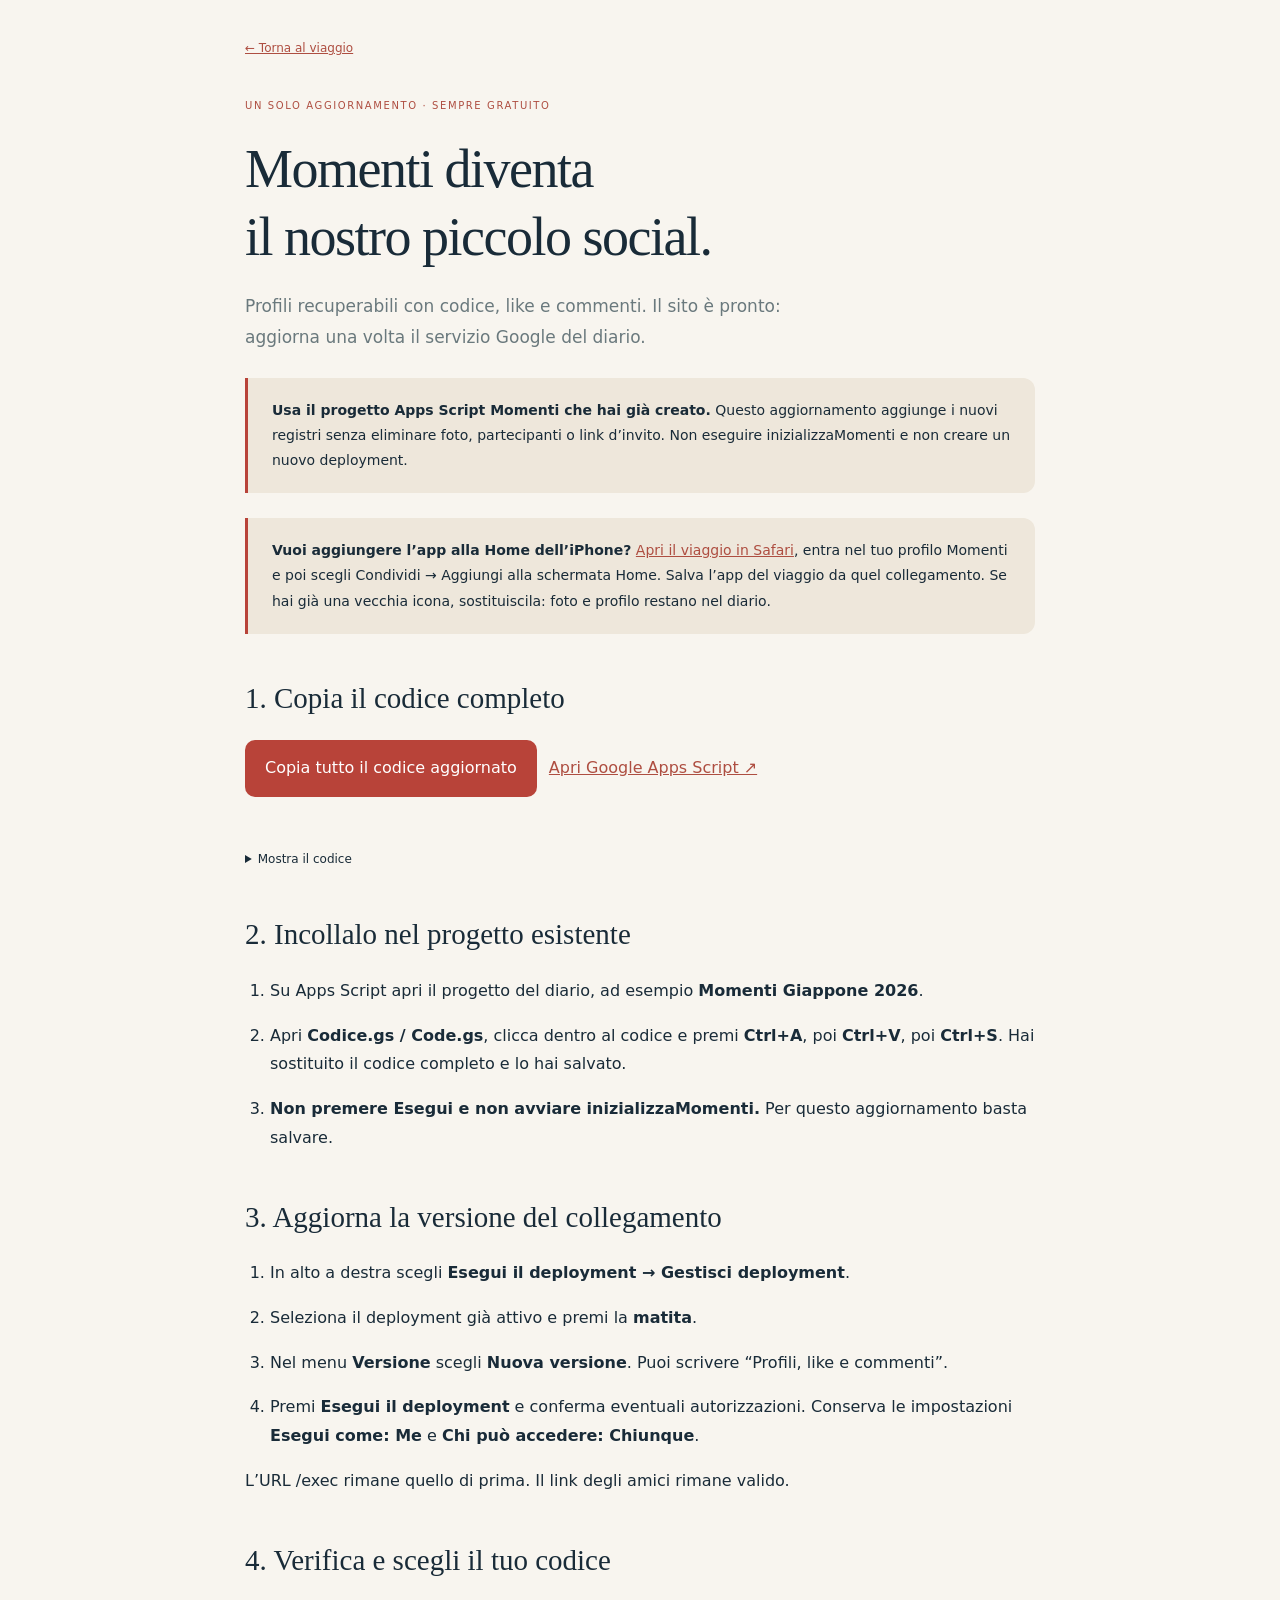
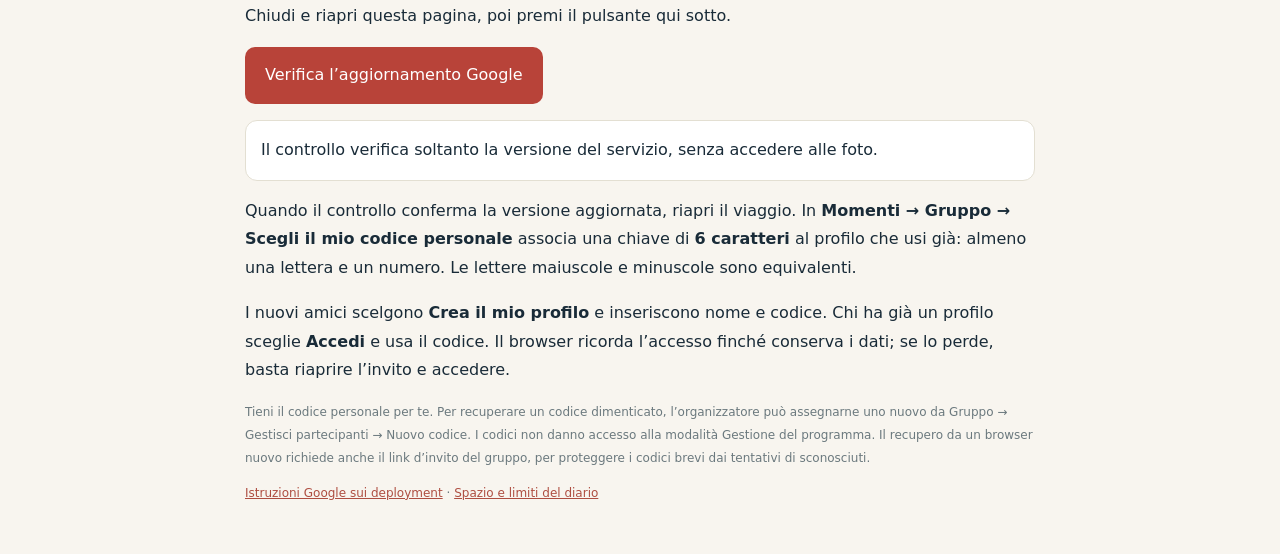
<file: Giappone2026/aggiorna-momenti.html>
<!doctype html><html lang="it"><head><meta charset="utf-8"><meta name="viewport" content="width=device-width,initial-scale=1"><meta name="robots" content="noindex,nofollow"><meta name="referrer" content="no-referrer"><title>Attiva profili, like e commenti · Momenti</title><style>*{box-sizing:border-box}body{font-family:system-ui,sans-serif;background:#f8f5ef;color:#192b38;max-width:850px;margin:auto;padding:38px 30px;line-height:1.8}.back{display:block;margin-bottom:30px;font-size:12px}.eyebrow{font-size:10px;letter-spacing:1.6px;color:#ae4e41}h1,h2{font-family:Georgia,serif;font-weight:400;line-height:1.25}h1{font-size:54px;margin:18px 0 20px;letter-spacing:-1.5px}h2{font-size:29px;margin-top:46px;scroll-margin-top:20px}.lead{font-size:17px;color:#6a797d;max-width:600px}.primary{background:#b84339;color:white;border:0;border-radius:10px;padding:14px 20px;font:inherit;cursor:pointer}pre{background:white;padding:22px;border:1px solid #e9e3d9;border-radius:12px;white-space:pre-wrap;word-break:break-word;font-size:11px;line-height:1.5;max-height:460px;overflow:auto}a{color:#ae4e41}li{margin:16px 0}ol,ul{padding-left:25px}.note{background:#eee7db;border-left:3px solid #b84339;padding:20px 24px;border-radius:0 12px 12px 0;font-size:14px;margin:25px 0}.small{font-size:12px;color:#6b797e;line-height:1.9}.steps{display:flex;flex-wrap:wrap;gap:8px;margin:28px 0}.steps a{background:#fffdf9;border:1px solid #e4ddd2;border-radius:20px;padding:6px 12px;font-size:11px;text-decoration:none}.code-details{margin-top:12px}.code-details summary{font-size:12px;cursor:pointer}#copy-status{min-height:28px;color:#61777a;font-size:12px}@media(max-width:450px){body{padding:24px 20px}h1{font-size:40px}h2{font-size:26px}.lead{font-size:15px}li{font-size:14px}.note{padding:18px;font-size:13px}}.update-actions{display:flex;gap:12px;align-items:center;flex-wrap:wrap}.status{padding:15px;border:1px solid #e3dfd2;border-radius:12px;background:white;white-space:pre-wrap}</style></head><body><a class="back" href="./">← Torna al viaggio</a><span class="eyebrow">UN SOLO AGGIORNAMENTO · SEMPRE GRATUITO</span><h1>Momenti diventa<br>il nostro piccolo social.</h1><p class="lead">Profili recuperabili con codice, like e commenti. Il sito è pronto: aggiorna una volta il servizio Google del diario.</p><div class="note"><strong>Usa il progetto Apps Script Momenti che hai già creato.</strong> Questo aggiornamento aggiunge i nuovi registri senza eliminare foto, partecipanti o link d’invito. Non eseguire inizializzaMomenti e non creare un nuovo deployment.</div><div class="note"><strong>Vuoi aggiungere l’app alla Home dell’iPhone?</strong> <a href="./?home=1">Apri il viaggio in Safari</a>, entra nel tuo profilo Momenti e poi scegli Condividi → Aggiungi alla schermata Home. Salva l’app del viaggio da quel collegamento. Se hai già una vecchia icona, sostituiscila: foto e profilo restano nel diario.</div><h2>1. Copia il codice completo</h2><div class="update-actions"><button id="copy-code" class="primary" type="button">Copia tutto il codice aggiornato</button><a href="https://script.google.com/home" target="_blank" rel="noopener">Apri Google Apps Script ↗</a></div><p id="copy-status" role="status"></p><details class="code-details"><summary>Mostra il codice</summary><pre id="google-code">/* MOMENTI / Giappone 2026. Google Apps Script, eseguito come il proprietario.
 * Foto PRIVATE su Drive. Nessun token OAuth viene inviato al browser.
 * Prima attivazione: nuovo progetto ed eseguire inizializzaMomenti.
 * Aggiornamento: sostituire il codice nel progetto esistente e aggiornare il deployment.
 * Non inizializzare di nuovo per attivare profili, like e commenti.
 */
var MOMENTI_ORIGIN = 'https://robertocipriani.github.io';
var MOMENTI_LIMITS = {photoBytes:350000,posts:5000,members:30,daily:20,comments:20000,commentsDaily:60,likes:20000,sessions:1500};
var MOMENTI_SOCIAL_VERSION=4;
var MOMENTI_WRITE_LOCKED=false;
var MOMENTI_SOCIAL_HEADERS={Account:['autore_id','hash_codice','creato_UTC'],Sessioni:['hash_accesso','autore_id','creato_UTC'],Commenti:['id','momento_id','autore_id','nome_JSON','testo_JSON','creato_UTC','eliminato_UTC'],Like:['momento_id','autore_id','attivo','aggiornato_UTC']};
var MOMENTI_MEMBER_HEADERS = ['id','hash_accesso','nome_JSON','creato_UTC','ruolo','revocato'];
var MOMENTI_POST_HEADERS = ['id','autore_id','nome_JSON','descrizione_JSON','foto_Drive_id','foto_UTC','pubblicato_UTC','latitudine','longitudine','luogo_JSON','origine_foto','dimensione_byte','eliminato_UTC'];


// Voce visibile nel menu Esegui. L'avvio richiede l'identità del proprietario.
function inizializzaMomenti() {
 var active=Session.getActiveUser().getEmail();
 var effective=Session.getEffectiveUser().getEmail();
 if(!active||!effective||active!==effective)throw new Error('Avvia inizializzaMomenti dall’editor Apps Script con l’account proprietario. Questa funzione non è disponibile agli altri utenti dell’app web.');
 console.log('Avvio della configurazione Momenti.');
 inizializzaMomenti_();
 console.log('Configurazione completata: copia il CODICE PRIVATO DI ATTIVAZIONE dal registro di esecuzione.');
}

// La funzione interna resta privata; per avviare usare inizializzaMomenti.
function inizializzaMomenti_() {
 var lock=LockService.getScriptLock();lock.waitLock(25000);
 try {
  var props=PropertiesService.getScriptProperties();
  var folderId=props.getProperty('mom_folder');
  var folder=folderId?DriveApp.getFolderById(folderId):DriveApp.createFolder('Giappone 2026 - Momenti');
  if(folder.isTrashed())throw new Error('Ripristina la cartella Momenti dal cestino di Drive.');
  props.setProperty('mom_folder',folder.getId());
  var sheetId=props.getProperty('mom_sheet');
  var book=sheetId?SpreadsheetApp.openById(sheetId):SpreadsheetApp.create('Giappone 2026 - Registro Momenti');
  if(!sheetId){DriveApp.getFileById(book.getId()).moveTo(folder);props.setProperty('mom_sheet',book.getId());}
  ['Partecipanti','Momenti'].forEach(function(name){var s=book.getSheetByName(name)||book.insertSheet(name);var headers=name==='Momenti'?MOMENTI_POST_HEADERS:MOMENTI_MEMBER_HEADERS;if(s.getLastRow()===0){s.getRange(1,1,1,headers.length).setValues([headers]).setFontWeight('bold').setBackground('#192b38').setFontColor('#ffffff');s.setFrozenRows(1);s.getRange(1,1,s.getMaxRows(),headers.length).setNumberFormat('@');}});
  if(!props.getProperty('mom_group'))props.setProperty('mom_group',Utilities.getUuid());
  if(!props.getProperty('mom_owner'))props.setProperty('mom_owner',Utilities.getUuid());
  if(!props.getProperty('mom_name'))props.setProperty('mom_name','Giappone 2026');
  if(!props.getProperty('mom_rev'))props.setProperty('mom_rev','1');
  var code=momentToken_();props.setProperty('mom_activation_hash',momentHash_(code));props.setProperty('mom_activation_expires',String(Date.now()+7*86400000));
  // Il codice privato è mostrato SOLO a chi esegue nell’editor, non inserito nel sorgente.
  Logger.log('CODICE PRIVATO DI ATTIVAZIONE (non inviarlo agli amici):\n'+code);
  Logger.log('Cartella foto: '+folder.getUrl());Logger.log('Registro: '+book.getUrl());
  Logger.log('Ora pubblica come App web: Esegui come Me; accesso Chiunque. Usa /exec nell’app del viaggio.');
 }finally{lock.releaseLock();}
}

function doGet(e) {
 var channel=String((e&amp;&amp;e.parameter&amp;&amp;e.parameter.channel)||'');
 if(!/^[a-zA-Z0-9_-]{20,80}$/.test(channel))return HtmlService.createHtmlOutput('&lt;!doctype html&gt;&lt;html lang="it"&gt;&lt;meta charset="utf-8"&gt;&lt;meta name="viewport" content="width=device-width,initial-scale=1"&gt;&lt;body style="font:16px system-ui;padding:30px;color:#192b38"&gt;&lt;h1&gt;Momenti è collegabile.&lt;/h1&gt;&lt;p&gt;Copia questo URL che termina con /exec e incollalo nell’app del viaggio, nella sezione Momenti. Non serve aprire questa pagina per vedere le foto.&lt;/p&gt;&lt;/body&gt;&lt;/html&gt;');
 var html='&lt;!doctype html&gt;&lt;html&gt;&lt;head&gt;&lt;meta charset="utf-8"&gt;&lt;meta name="referrer" content="no-referrer"&gt;&lt;/head&gt;&lt;body&gt;&lt;script&gt;'+momentBridgeCode_(channel)+'&lt;\/script&gt;&lt;/body&gt;&lt;/html&gt;';
 return HtmlService.createHtmlOutput(html).setXFrameOptionsMode(HtmlService.XFrameOptionsMode.ALLOWALL);
}
function momentBridgeCode_(channel) {
 return "\n(()=&gt;{'use strict';\n const channel=CHANNEL,origin=ORIGIN,records=new Map();\n const send=data=&gt;{try{window.top.postMessage(JSON.stringify(Object.assign({channel,kind:'momenti-drive'},data)),origin)}catch{}};\n const ready=()=&gt;send({type:'ready',version:4});\n let started=false;const hello=setInterval(()=&gt;{if(!started)ready()},2000);\n function trim(){const now=Date.now();for(const [key,record] of records)if(record.done&amp;&amp;now-record.at&gt;120000)records.delete(key);if(records.size&gt;32)for(const [key,record] of records){if(record.done&amp;&amp;!record.write)records.delete(key);if(records.size&lt;=32)break}}\n window.addEventListener('message',event=&gt;{\n  let m;try{m=typeof event.data==='string'?JSON.parse(event.data):event.data}catch{return}\n  if(event.origin!==origin||!m||m.channel!==channel||m.kind!=='momenti-drive'||m.type!=='request'||typeof m.id!=='string'||m.id.length&gt;100||!m.payload||typeof m.payload!=='object')return;\n  started=true;clearInterval(hello);trim();\n  const previous=records.get(m.id);if(previous){if(previous.done)send(previous.reply);return}\n  const requestId=m.id,record={done:false,at:Date.now(),write:['activate','join','login','setCode','resetCode','rename','publish','delete','comment','deleteComment','like','rotate','removeMember','saveStays','kartRun','kartBuy','kartSkinSave'].includes(m.payload.op)};records.set(requestId,record);\n  function finish(result){record.done=true;record.at=Date.now();record.reply={type:'response',id:requestId,result};send(record.reply);trim()}\n  try{google.script.run.withSuccessHandler(value=&gt;{try{if(typeof value!=='string')throw Error('FORMAT');finish(JSON.parse(value))}catch{finish({ok:false,code:'BRIDGE_FORMAT',message:'La risposta Google non è leggibile. Aggiorna il deployment dello script alla nuova versione.'})}}).withFailureHandler(()=&gt;finish({ok:false,code:'GOOGLE_ERROR',message:'Google non ha completato la richiesta. Riprova tra poco.'})).momentiRpcJson(JSON.stringify(m.payload))}\n  catch{finish({ok:false,code:'BRIDGE_ERROR',message:'Il collegamento Google non ha avviato la richiesta. Aggiorna lo script e pubblica una nuova versione del deployment.'})}\n });\n ready();\n})();"
  .replace('CHANNEL',JSON.stringify(channel)).replace('ORIGIN',JSON.stringify(MOMENTI_ORIGIN));
}

// Unica funzione pubblica di dati. Tutte le operazioni hanno controlli lato server.

/* Il ponte passa testo JSON, con gli stessi controlli del metodo originale. */
function momentiRpcJson(text) {
 if(typeof text!=='string'||text.length&gt;1500000)return JSON.stringify({ok:false,code:'INVALID',message:'Richiesta non valida.'});
 var request;try{request=JSON.parse(text)}catch{return JSON.stringify({ok:false,code:'INVALID',message:'Richiesta non valida.'});}
 return JSON.stringify(momentiRpc(request));
}

function momentiRpc(request) {
 try {
  if(!request||typeof request!=='object')throw momentError_('INVALID','Richiesta non valida.');
  var op=String(request.op||''),data=request.data||{};
  if(op==='capabilities')return {ok:true,data:{version:MOMENTI_SOCIAL_VERSION,accounts:true,social:true,privateStays:true,kart:true}};
  if(['activate','join','login','setCode','resetCode','rename','publish','delete','comment','deleteComment','like','rotate','removeMember','saveStays','kartRun','kartBuy','kartSkinSave'].indexOf(op)&gt;=0){var lock=LockService.getScriptLock();if(!lock.tryLock(25000))throw momentError_('BUSY','Il diario sta ricevendo altri momenti. Attendi qualche secondo e riprova.');try{MOMENTI_WRITE_LOCKED=true;return {ok:true,data:momentWrite_(op,data,request.token)}}finally{MOMENTI_WRITE_LOCKED=false;lock.releaseLock();}}
  var member=momentMember_(request.token);
  if(op.indexOf('kart')===0)return {ok:true,data:momentKartRead_(op,member,data)};
  if(op==='stays')return {ok:true,data:momentStayRead_(member)};
  if(op==='feed')return {ok:true,data:momentFeed_(member,data)};
  if(op==='photo')return {ok:true,data:momentPhoto_(member,data)};
  if(op==='comments')return {ok:true,data:momentComments_(member,data)};
  if(op==='members'){if(member.role!=='owner')throw momentError_('DENIED','Solo l’organizzatore può gestire i partecipanti.');return {ok:true,data:momentRows_('Partecipanti').filter(function(r){return r[5]!=='1'}).map(function(r){return {id:r[0],name:momentParseText_(r[2]),role:r[4]};})};}
  throw momentError_('INVALID','Operazione non disponibile.');
 }catch(error){return {ok:false,code:error.momentCode||'GOOGLE_ERROR',message:error.momentCode?error.message:'Google non ha completato la richiesta. Verifica la configurazione, lo spazio Drive e riprova tra poco.'};}
}
function momentError_(code,message){var error=new Error(message);error.momentCode=code;return error;}
function momentProps_(){var p=PropertiesService.getScriptProperties();if(!p.getProperty('mom_folder')||!p.getProperty('mom_sheet'))throw momentError_('NOT_READY','Esegui prima inizializzaMomenti nell’editor Apps Script.');return p;}
function momentToken_(){return (Utilities.getUuid()+Utilities.getUuid()).replace(/-/g,'');}
function momentHash_(value){return Utilities.computeDigest(Utilities.DigestAlgorithm.SHA_256,String(value),Utilities.Charset.UTF_8).map(function(b){return ('0'+(b&amp;255).toString(16)).slice(-2)}).join('');}
function momentSame_(a,b){a=String(a||'');b=String(b||'');if(a.length!==b.length)return false;var diff=0;for(var i=0;i&lt;a.length;i++)diff|=a.charCodeAt(i)^b.charCodeAt(i);return diff===0;}
function momentText_(value,max,required){if(typeof value!=='string')value='';value=value.trim();if(value.length&gt;max||required&amp;&amp;!value)throw momentError_('INVALID','Controlla i campi: nome, descrizione o luogo troppo lunghi.');return value;}
function momentParseText_(value){try{return JSON.parse(String(value))}catch{return ''}}
function momentSheet_(name){var s=SpreadsheetApp.openById(momentProps_().getProperty('mom_sheet')).getSheetByName(name);if(!s)throw momentError_('NOT_READY','Il registro Momenti non è completo. Esegui inizializzaMomenti nell’editor.');return s;}
function momentRows_(name){var s=momentSheet_(name);return s.getLastRow()&lt;2?[]:s.getRange(2,1,s.getLastRow()-1,name==='Momenti'?MOMENTI_POST_HEADERS.length:MOMENTI_MEMBER_HEADERS.length).getValues();}
function momentRev_(){var p=momentProps_();p.setProperty('mom_rev',String(Number(p.getProperty('mom_rev')||0)+1));}
function momentTrip_(){var p=momentProps_();return {id:p.getProperty('mom_group'),name:p.getProperty('mom_name'),owner_id:p.getProperty('mom_owner')};}
function momentMember_(token){if(typeof token!=='string'||!/^[a-f0-9]{64}$/.test(token))throw momentError_('ACCESS','Accesso non valido. Riapri il tuo invito.');var hash=momentHash_(token),cache=CacheService.getScriptCache(),key='member:'+hash,cached=cache.get(key);if(cached)return JSON.parse(cached);var members=momentRows_('Partecipanti'),row=members.find(function(r){return momentSame_(r[1],hash)&amp;&amp;r[5]!=='1'});if(!row){var sessions=momentSocialRows_('Sessioni'),session=sessions.find(function(r){return momentSame_(r[0],hash)});if(session)row=members.find(function(r){return r[0]===session[1]&amp;&amp;r[5]!=='1'});if(row)return {id:row[0],name:momentParseText_(row[2]),role:row[4],hash:hash};}if(!row)throw momentError_('ACCESS','Accesso revocato o non valido. Chiedi all’organizzatore un nuovo invito.');var result={id:row[0],name:momentParseText_(row[2]),role:row[4],hash:hash};cache.put(key,JSON.stringify(result),30);return result;}
function momentRotate_(){var token=momentToken_();momentProps_().setProperty('mom_invite_hash',momentHash_(token));return token;}
function momentWrite_(op,d,token){
 if(op.indexOf('kart')===0)return momentKartWrite_(op,d,token);
 if(op==='saveStays')return momentStayWrite_(d,token);
 var p=momentProps_(),members=momentRows_('Partecipanti'),ms=momentSheet_('Partecipanti');
 var accessKey=d.accessKey;if(accessKey!=null&amp;&amp;(typeof accessKey!=='string'||!/^[a-f0-9]{64}$/.test(accessKey)))throw momentError_('INVALID','Accesso del browser non valido.');
 var accessHash=accessKey?momentHash_(accessKey):'',existingAccess=accessKey?members.find(function(r){return momentSame_(r[1],accessHash);}):null;
 if(op==='login')return momentLogin_(d,token,members);
 var personalCode=d.personalCode!=null?momentCode_(d.personalCode):null;
 if(op==='activate'){
  if(existingAccess){
   if(existingAccess[0]!==p.getProperty('mom_owner')||existingAccess[4]!=='owner'||existingAccess[5]==='1')throw momentError_('ACCESS','Questo accesso non è disponibile.');
   if(personalCode)momentSetCode_(existingAccess[0],personalCode);return {member:{id:existingAccess[0],name:momentParseText_(existingAccess[2]),role:'owner'},token:accessKey,trip:momentTrip_(),hasCode:momentHasCode_(existingAccess[0]),version:3,recovered:true};
  }
  if(typeof d.code!=='string'||!/^[a-f0-9]{64}$/.test(d.code)||!momentSame_(momentHash_(d.code),p.getProperty('mom_activation_hash'))||Number(p.getProperty('mom_activation_expires'))&lt;Date.now())throw momentError_('ACTIVATION','Codice di attivazione non valido, già usato o scaduto. Esegui inizializzaMomenti nell’editor per ottenerne uno nuovo.');
  if(personalCode)momentCodeAvailable_(personalCode,p.getProperty('mom_owner'));
  var name=momentText_(d.name,40,true),owner=p.getProperty('mom_owner'),memberToken=accessKey||momentToken_(),row=members.findIndex(function(r){return r[0]===owner}),now=new Date().toISOString();
  if(row&gt;=0){CacheService.getScriptCache().remove('member:'+members[row][1]);ms.getRange(row+2,1,1,6).setValues([[owner,momentHash_(memberToken),JSON.stringify(name),members[row][3],'owner','0']]);}else ms.appendRow([owner,momentHash_(memberToken),JSON.stringify(name),now,'owner','0']);
  if(personalCode)momentSetCode_(owner,personalCode);var invite=momentRotate_();p.deleteProperty('mom_activation_hash');p.deleteProperty('mom_activation_expires');momentRev_();return {member:{id:owner,name:name,role:'owner'},token:memberToken,trip:momentTrip_(),hasCode:momentHasCode_(owner),version:3,invite:invite};
 }
 if(op==='join'){
  if(typeof d.invite!=='string'||!/^[a-f0-9]{64}$/.test(d.invite)||!momentSame_(momentHash_(d.invite),p.getProperty('mom_invite_hash')))throw momentError_('INVITE','Invito non valido o sostituito. Chiedi il nuovo collegamento all’organizzatore.');
  if(personalCode)momentCodeAvailable_(personalCode,existingAccess?existingAccess[0]:null);
  if(existingAccess){
   if(existingAccess[4]!=='member'||existingAccess[5]==='1')throw momentError_('ACCESS','Questo accesso è stato revocato o non è valido.');
   if(personalCode)momentSetCode_(existingAccess[0],personalCode);return {member:{id:existingAccess[0],name:momentParseText_(existingAccess[2]),role:'member'},token:accessKey,trip:momentTrip_(),hasCode:momentHasCode_(existingAccess[0]),version:3,recovered:true};
  }
  if(members.filter(function(r){return r[5]!=='1'}).length&gt;=MOMENTI_LIMITS.members)throw momentError_('LIMIT','Il gruppo ha raggiunto 30 partecipanti.');
  var memberToken=accessKey||momentToken_(),id=Utilities.getUuid(),name=momentText_(d.name,40,true);ms.appendRow([id,momentHash_(memberToken),JSON.stringify(name),new Date().toISOString(),'member','0']);if(personalCode)momentSetCode_(id,personalCode);momentRev_();return {member:{id:id,name:name,role:'member'},token:memberToken,trip:momentTrip_(),hasCode:!!personalCode,version:3};
 }
 var member=momentMember_(token);
 if(op==='setCode'){momentSetCode_(member.id,momentCode_(d.personalCode));momentRev_();return {hasCode:true};}
 if(op==='resetCode'){if(member.role!=='owner')throw momentError_('DENIED','Solo l’organizzatore può aiutare a recuperare un profilo.');if(!members.some(function(r){return r[0]===d.id&amp;&amp;r[5]!=='1'}))throw momentError_('INVALID','Partecipante non trovato.');momentSetCode_(d.id,momentCode_(d.personalCode));momentRev_();return {hasCode:true};}
 if(['comment','deleteComment','like'].indexOf(op)&gt;=0)return momentSocialWrite_(op,d,member);
 if(op==='rename'){var name=momentText_(d.name,40,true),i=members.findIndex(function(r){return r[0]===member.id});ms.getRange(i+2,3).setValue(JSON.stringify(name));CacheService.getScriptCache().remove('member:'+member.hash);momentRev_();return {name:name};}
 if(op==='rotate'){if(member.role!=='owner')throw momentError_('DENIED','Solo l’organizzatore può cambiare l’invito.');return {invite:momentRotate_()};}
 if(op==='removeMember'){if(member.role!=='owner'||d.id===member.id)throw momentError_('DENIED','Puoi rimuovere solo gli altri partecipanti.');var i=members.findIndex(function(r){return r[0]===d.id&amp;&amp;r[5]!=='1'});if(i&lt;0)throw momentError_('INVALID','Partecipante non trovato.');ms.getRange(i+2,6).setValue('1');CacheService.getScriptCache().remove('member:'+members[i][1]);momentRev_();return {invite:momentRotate_()};}
 var rows=momentRows_('Momenti'),sheet=momentSheet_('Momenti');
 if(op==='delete'){var i=rows.findIndex(function(r){return r[0]===d.id&amp;&amp;r[12]===''});if(i&lt;0)throw momentError_('INVALID','Il momento è già stato eliminato.');var row=rows[i];if(row[1]!==member.id&amp;&amp;member.role!=='owner')throw momentError_('DENIED','Puoi eliminare soltanto i tuoi momenti.');sheet.getRange(i+2,13).setValue(new Date().toISOString());momentRev_();var cleaned=true;try{momentFile_(row[4]).setTrashed(true)}catch{cleaned=false}return {cleaned:cleaned};}
 if(op==='publish'){
  if(typeof d.id!=='string'||!/^[a-f0-9-]{36}$/.test(d.id))throw momentError_('INVALID','Identificativo foto non valido.');
  var existing=rows.find(function(r){return r[0]===d.id});if(existing){if(existing[1]!==member.id||existing[12]!=='')throw momentError_('INVALID','Questo momento non può essere inviato.');return {post:momentPost_(existing),duplicate:true};}
  if(rows.filter(function(r){return r[12]===''}).length&gt;=MOMENTI_LIMITS.posts)throw momentError_('LIMIT','Il diario ha raggiunto 5000 foto. Conserva una copia dei ricordi e libera l’archivio.');
  var now=new Date(),today=Utilities.formatDate(now,'Asia/Tokyo','yyyy-MM-dd');if(rows.filter(function(r){return r[1]===member.id&amp;&amp;Utilities.formatDate(new Date(r[6]),'Asia/Tokyo','yyyy-MM-dd')===today}).length&gt;=MOMENTI_LIMITS.daily)throw momentError_('LIMIT','Hai raggiunto 20 momenti per oggi.');
  var caption=momentText_(d.caption,600,false),place=momentText_(d.place,100,false),lat=d.latitude,lng=d.longitude;if(lat==null&amp;&amp;lng==null){lat='';lng='';}else if(typeof lat!=='number'||typeof lng!=='number'||!isFinite(lat)||!isFinite(lng)||Math.abs(lat)&gt;90||Math.abs(lng)&gt;180)throw momentError_('INVALID','Posizione non valida.');
  if(typeof d.photo!=='string'||d.photo.length&gt;Math.ceil(MOMENTI_LIMITS.photoBytes/3)*4||! /^[A-Za-z0-9+/]+={0,2}$/.test(d.photo))throw momentError_('PHOTO','Foto troppo grande o non leggibile.');
  var bytes=Utilities.base64Decode(d.photo);if(bytes.length&gt;MOMENTI_LIMITS.photoBytes||bytes.length&lt;4||(bytes[0]&amp;255)!==255||(bytes[1]&amp;255)!==216||(bytes[2]&amp;255)!==255)throw momentError_('PHOTO','La foto deve essere JPEG, massimo 350 KB.');
  var captured=new Date(d.captured_at);if(!isFinite(captured.getTime())||captured&gt;new Date(now.getTime()+300000)||captured&lt;new Date(now.getTime()-86400000))captured=now;
  var file=DriveApp.getFolderById(p.getProperty('mom_folder')).createFile(Utilities.newBlob(bytes,'image/jpeg','Giappone-'+today+'-'+d.id+'.jpg'));
  var row=[d.id,member.id,JSON.stringify(member.name),JSON.stringify(caption),file.getId(),captured.toISOString(),now.toISOString(),lat,lng,JSON.stringify(place),d.source==='camera'?'camera':'selected',bytes.length,''];
  try{sheet.appendRow(row);SpreadsheetApp.flush();}catch(error){try{file.setTrashed(true)}catch{}throw error;}momentRev_();return {post:momentPost_(row)};
 }
 throw momentError_('INVALID','Operazione non disponibile.');
}
function momentPost_(r){return {id:r[0],author_id:r[1],author_name:momentParseText_(r[2]),caption:momentParseText_(r[3]),photo_path:r[0],captured_at:r[5],created_at:r[6],latitude:r[7]===''?null:Number(r[7]),longitude:r[8]===''?null:Number(r[8]),place_label:momentParseText_(r[9]),source:r[10],size_bytes:Number(r[11])};}
function momentFeed_(member,d){
 var p=momentProps_(),revision=p.getProperty('mom_rev'),profile={id:member.id,name:member.name,role:member.role},hasCode=momentHasCode_(member.id);
 if(d.revision===revision&amp;&amp;!d.before)return {unchanged:true,revision:revision,version:3,member:profile,hasCode:hasCode};
 var rows=momentRows_('Momenti').filter(function(r){return r[12]===''&amp;&amp;(!d.mine||r[1]===member.id)}).map(momentPost_).sort(function(a,b){return b.created_at.localeCompare(a.created_at)||b.id.localeCompare(a.id)});
 if(d.before){if(typeof d.before.time!=='string'||typeof d.before.id!=='string')throw momentError_('INVALID','Pagina non valida.');rows=rows.filter(function(r){return r.created_at&lt;d.before.time||r.created_at===d.before.time&amp;&amp;r.id&lt;d.before.id;});}
 var limit=Math.max(1,Math.min(12,Number(d.limit)||12)),page=rows.slice(0,limit),social=momentSocialMap_(member,page.map(function(post){return post.id}));
 page.forEach(function(post){Object.assign(post,social[post.id])});
 return {posts:page,hasMore:rows.length&gt;limit,revision:revision,trip:momentTrip_(),member:profile,hasCode:hasCode,version:3};
}
function momentFile_(id){var p=momentProps_(),file=DriveApp.getFileById(id),parents=file.getParents(),inside=false;while(parents.hasNext())if(parents.next().getId()===p.getProperty('mom_folder'))inside=true;if(!inside)throw momentError_('DENIED','Foto fuori dall’archivio del gruppo.');return file;}
function momentPhoto_(member,d){var row=momentRows_('Momenti').find(function(r){return r[0]===d.id&amp;&amp;r[12]===''});if(!row)throw momentError_('PHOTO','Il momento non è più disponibile.');var file=momentFile_(row[4]);if(file.isTrashed())throw momentError_('PHOTO','La foto è nel cestino di Drive.');var blob=file.getBlob();return {photo:Utilities.base64Encode(blob.getBytes()),mimeType:'image/jpeg'};}

/* Migration is additive. Old participants, invitations and photo tokens remain valid. */
function momentSocialSheet_(name){
 var headers=MOMENTI_SOCIAL_HEADERS[name];if(!headers)throw momentError_('INVALID','Registro non valido.');
 var book=SpreadsheetApp.openById(momentProps_().getProperty('mom_sheet')),s=book.getSheetByName(name);
 if(!s||s.getLastRow()===0){var lock=LockService.getScriptLock(),owned=MOMENTI_WRITE_LOCKED;if(!owned&amp;&amp;!lock.tryLock(25000))throw momentError_('BUSY','Attendi un momento e riprova.');try{s=book.getSheetByName(name)||book.insertSheet(name);if(s.getLastRow()===0){s.getRange(1,1,1,headers.length).setValues([headers]).setFontWeight('bold').setBackground('#192b38').setFontColor('#ffffff');s.setFrozenRows(1);s.getRange(1,1,s.getMaxRows(),headers.length).setNumberFormat('@');}}finally{if(!owned)lock.releaseLock();}}
 return s;
}
function momentSocialRows_(name){var s=momentSocialSheet_(name);return s.getLastRow()&lt;2?[]:s.getRange(2,1,s.getLastRow()-1,MOMENTI_SOCIAL_HEADERS[name].length).getValues().map(function(row){return row.map(function(value){return value instanceof Date?value.toISOString():value==null?'':String(value)});});}
function momentCode_(value){if(typeof value!=='string')throw momentError_('CODE','Scegli un codice di 6 caratteri, con almeno una lettera e un numero.');var code=value.trim().toUpperCase();if(!/^[A-Z0-9]{6}$/.test(code)||!/[A-Z]/.test(code)||!/[0-9]/.test(code))throw momentError_('CODE','Usa esattamente 6 lettere e numeri, con almeno una lettera e un numero.');return code;}
function momentCodeHash_(code){
 var p=momentProps_(),secret=p.getProperty('mom_code_secret');if(!secret){secret=momentToken_();p.setProperty('mom_code_secret',secret);}
 return Utilities.computeHmacSha256Signature('mom-code-v1:'+code,secret).map(function(b){return ('0'+(b&amp;255).toString(16)).slice(-2)}).join('');
}
function momentHasCode_(id){return momentSocialRows_('Account').some(function(r){return r[0]===id});}
function momentCodeAvailable_(code,id){var hash=momentCodeHash_(code);if(momentSocialRows_('Account').some(function(r){return r[0]!==id&amp;&amp;momentSame_(r[1],hash)}))throw momentError_('CODE_TAKEN','Questo codice è già usato: scegline un altro.');return hash;}
function momentSetCode_(id,code){var hash=momentCodeAvailable_(code,id),rows=momentSocialRows_('Account'),sheet=momentSocialSheet_('Account'),i=rows.findIndex(function(r){return r[0]===id}),row=[id,hash,new Date().toISOString()];if(i&gt;=0)sheet.getRange(i+2,1,1,3).setValues([row]);else sheet.appendRow(row);}
function momentValidInvite_(invite){return typeof invite==='string'&amp;&amp;/^[a-f0-9]{64}$/.test(invite)&amp;&amp;momentSame_(momentHash_(invite),momentProps_().getProperty('mom_invite_hash'));}
function momentLogin_(d,token,members){
 // The invitation is a second secret: a six-character code alone never opens the public endpoint.
 var invited=momentValidInvite_(d.invite);if(!invited){try{momentMember_(token);invited=true}catch{}}
 if(!invited)throw momentError_('INVITE','Per recuperare il profilo apri il link d’invito attuale del gruppo.');
 var p=momentProps_(),attempt;try{attempt=JSON.parse(p.getProperty('mom_login_failures')||'null')}catch{}
 var now=Date.now();if(!attempt||now-attempt.since&gt;=600000)attempt={since:now,count:0};if(attempt.count&gt;=40)throw momentError_('RATE','Troppi codici errati. Attendi qualche minuto e riprova.');
 var code=momentCode_(d.personalCode),hash=momentCodeHash_(code),account=momentSocialRows_('Account').find(function(r){return momentSame_(r[1],hash)}),member=account&amp;&amp;members.find(function(r){return r[0]===account[0]&amp;&amp;r[5]!=='1'});
 if(!member){attempt.count++;p.setProperty('mom_login_failures',JSON.stringify(attempt));throw momentError_('LOGIN','Codice non corretto o profilo non disponibile.');}
 var access=typeof d.accessKey==='string'&amp;&amp;/^[a-f0-9]{64}$/.test(d.accessKey)?d.accessKey:momentToken_(),accessHash=momentHash_(access),sessions=momentSocialRows_('Sessioni'),existing=sessions.find(function(r){return momentSame_(r[0],accessHash)}),old=members.find(function(r){return momentSame_(r[1],accessHash)});
 if(existing&amp;&amp;existing[1]!==member[0]||old&amp;&amp;old[0]!==member[0])throw momentError_('ACCESS','Accesso del browser non valido.');
 if(!existing&amp;&amp;!old){if(sessions.length&gt;=MOMENTI_LIMITS.sessions)throw momentError_('LIMIT','Il registro degli accessi è pieno. Contatta l’organizzatore.');momentSocialSheet_('Sessioni').appendRow([accessHash,member[0],new Date().toISOString()]);}
 return {member:{id:member[0],name:momentParseText_(member[2]),role:member[4]},token:access,trip:momentTrip_(),hasCode:true,version:3};
}
function momentLivePost_(id){if(typeof id!=='string'||!/^[a-f0-9-]{36}$/.test(id))throw momentError_('INVALID','Foto non valida.');var row=momentRows_('Momenti').find(function(r){return r[0]===id&amp;&amp;r[12]===''});if(!row)throw momentError_('INVALID','La foto non è più disponibile.');return row;}
function momentComment_(r){return {id:r[0],post_id:r[1],author_id:r[2],author_name:momentParseText_(r[3]),text:momentParseText_(r[4]),created_at:r[5]};}
function momentSocialMap_(member,ids){
 var map={};ids.forEach(function(id){map[id]={like_count:0,liked:false,comment_count:0,comments:[]}});
 momentSocialRows_('Like').forEach(function(r){if(map[r[0]]&amp;&amp;r[2]==='1'){map[r[0]].like_count++;if(r[1]===member.id)map[r[0]].liked=true;}});
 momentSocialRows_('Commenti').forEach(function(r){if(map[r[1]]&amp;&amp;r[6]===''){var info=map[r[1]];info.comment_count++;info.comments.push(momentComment_(r));}});
 ids.forEach(function(id){map[id].comments.sort(function(a,b){return a.created_at.localeCompare(b.created_at)||a.id.localeCompare(b.id)});map[id].comments=map[id].comments.slice(-2);});
 return map;
}
function momentSocialWrite_(op,d,member){
 momentLivePost_(d.id);
 if(op==='like'){
  if(typeof d.liked!=='boolean')throw momentError_('INVALID','Like non valido.');var rows=momentSocialRows_('Like'),i=rows.findIndex(function(r){return r[0]===d.id&amp;&amp;r[1]===member.id}),sheet=momentSocialSheet_('Like'),row=[d.id,member.id,d.liked?'1':'0',new Date().toISOString()];
  if(i&gt;=0){if(rows[i][2]!==row[2]){sheet.getRange(i+2,1,1,4).setValues([row]);momentRev_();}}else if(d.liked){if(rows.length&gt;=MOMENTI_LIMITS.likes)throw momentError_('LIMIT','Il registro dei like è pieno.');sheet.appendRow(row);momentRev_();}
 }
 if(op==='comment'){
  if(typeof d.commentId!=='string'||!/^[a-f0-9-]{36}$/.test(d.commentId))throw momentError_('INVALID','Commento non valido.');
  var text=momentText_(d.text,600,true),rows=momentSocialRows_('Commenti'),old=rows.find(function(r){return r[0]===d.commentId});
  if(old){if(old[1]!==d.id||old[2]!==member.id||old[6]!=='')throw momentError_('INVALID','Questo commento non può essere inviato.');}
  else{
   if(rows.length&gt;=MOMENTI_LIMITS.comments)throw momentError_('LIMIT','Il registro dei commenti è pieno.');
   var today=Utilities.formatDate(new Date(),'Asia/Tokyo','yyyy-MM-dd');if(rows.filter(function(r){return r[2]===member.id&amp;&amp;Utilities.formatDate(new Date(r[5]),'Asia/Tokyo','yyyy-MM-dd')===today}).length&gt;=MOMENTI_LIMITS.commentsDaily)throw momentError_('LIMIT','Hai raggiunto 60 commenti per oggi.');
   momentSocialSheet_('Commenti').appendRow([d.commentId,d.id,member.id,JSON.stringify(member.name),JSON.stringify(text),new Date().toISOString(),'']);momentRev_();
  }
 }
 if(op==='deleteComment'){
  var rows=momentSocialRows_('Commenti'),i=rows.findIndex(function(r){return r[0]===d.commentId&amp;&amp;r[1]===d.id});
  if(i&lt;0)throw momentError_('INVALID','Commento non trovato.');if(rows[i][2]!==member.id&amp;&amp;member.role!=='owner')throw momentError_('DENIED','Puoi eliminare solo i tuoi commenti.');
  if(rows[i][6]===''){momentSocialSheet_('Commenti').getRange(i+2,7).setValue(new Date().toISOString());momentRev_();}
 }
 return {social:momentSocialMap_(member,[d.id])[d.id]};
}
function momentComments_(member,d){
 momentLivePost_(d.id);var rows=momentSocialRows_('Commenti').filter(function(r){return r[1]===d.id&amp;&amp;r[6]===''}).map(momentComment_).sort(function(a,b){return b.created_at.localeCompare(a.created_at)||b.id.localeCompare(a.id)});
 if(d.before){if(typeof d.before.time!=='string'||typeof d.before.id!=='string')throw momentError_('INVALID','Pagina non valida.');rows=rows.filter(function(c){return c.created_at&lt;d.before.time||c.created_at===d.before.time&amp;&amp;c.id&lt;d.before.id});}
 var limit=20;return {comments:rows.slice(0,limit).reverse(),hasMore:rows.length&gt;limit};
}


// Private accommodation data stays in the existing, unshared Momenti workbook.
// These helpers are private Apps Script functions and cannot be called by google.script.run.
function momentStaySheet_(){
 var s=SpreadsheetApp.openById(momentProps_().getProperty('mom_sheet')).getSheetByName('AlloggiPrivati');
 if(!s||s.getLastRow()&lt;3)throw momentError_('STAYS_NOT_READY','Gli alloggi privati non sono ancora configurati.');
 return s;
}
function momentStayConfig_(){
 var cells=momentStaySheet_().getRange(2,1,2,2).getValues();
 if(cells[0][0]!=='config'||cells[1][0]!=='autorizzazioni')throw momentError_('STAYS_NOT_READY','Il registro alloggi non è completo.');
 try{return {config:JSON.parse(cells[0][1]),permissions:JSON.parse(cells[1][1])};}
 catch(error){throw momentError_('STAYS_NOT_READY','Controlla il registro privato degli alloggi.');}
}
function momentStayEditor_(member,permissions){return member.role==='owner'||Array.isArray(permissions.editors)&amp;&amp;permissions.editors.indexOf(member.id)&gt;=0;}
function momentStayPerson_(member,people){
 var bound=people.find(function(p){return (p.memberIds||[]).indexOf(member.id)&gt;=0;});if(bound)return bound.id;
 var normalize=function(s){return String(s||'').normalize('NFKD').replace(/[\u0300-\u036f]/g,'').toLowerCase().replace(/[^a-z0-9]/g,'');},name=normalize(member.name);
 if(!name)return '';var matches=people.filter(function(p){return [p.name].concat(p.aliases||[]).some(function(a){return normalize(a)===name;});});
 if(matches.length===1)return matches[0].id;if(matches.length&gt;1||name.length&lt;3)return '';
 matches=people.filter(function(p){return [p.name].concat(p.aliases||[]).some(function(a){return normalize(a).indexOf(name)===0;});});return matches.length===1?matches[0].id:'';
}
function momentStayRead_(member){
 member=momentStayActive_(member);
 var stored=momentStayConfig_(),copy=JSON.parse(JSON.stringify(stored.config)),person=momentStayPerson_(member,copy.participants);
 copy.participants=copy.participants.map(function(p){return {id:p.id,name:p.name,aliases:p.aliases||[],memberIds:[]};});
 return {memberId:member.id,personId:person,canEdit:momentStayEditor_(member,stored.permissions),config:copy};
}
function momentStayValidate_(raw,previous){
 function fail(){throw momentError_('INVALID','Controlla nomi, strutture e assegnazioni degli alloggi.');}
 function text(v,max,required){if(v==null)v='';if(typeof v!=='string'||v.length&gt;max||required&amp;&amp;!v.trim())fail();return v.trim();}
 function list(v,max,len){if(!Array.isArray(v)||v.length&gt;max)fail();return v.map(function(x){return text(x,len,true);}).filter(function(x,i,a){return a.indexOf(x)===i;});}
 function date(v){return /^\d{4}-\d{2}-\d{2}$/.test(v)&amp;&amp;!isNaN(Date.parse(v+'T12:00:00Z'))&amp;&amp;new Date(v+'T12:00:00Z').toISOString().slice(0,10)===v;}
 function url(v,map){v=text(v,6000);if(!v)return '';if(!/^https:\/\/[^\s]+$/i.test(v))fail();var host=v.match(/^https:\/\/([^/?#]+)/i)[1].toLowerCase();if(host.indexOf('@')&gt;=0||host.indexOf(':')&gt;=0)fail();if(map&amp;&amp;host!=='maps.app.goo.gl'&amp;&amp;host!=='goo.gl'&amp;&amp;!/(^|\.)google\.[a-z.]+$/.test(host))fail();return v;}
 if(!raw||typeof raw!=='object'||Array.isArray(raw)||raw.version!==1||!Array.isArray(raw.participants)||raw.participants.length&gt;50||!raw.participants.length||!Array.isArray(raw.reservations)||raw.reservations.length&gt;100||!Array.isArray(raw.nights)||raw.nights.length&gt;100)fail();
 var ids={},old={};previous.participants.forEach(function(p){old[p.id]=p;});
 var people=raw.participants.map(function(p){if(!p||typeof p!=='object')fail();var id=text(p.id,100,true);if(ids[id]||!old[id])fail();ids[id]=true;return {id:id,name:text(p.name,80,true),aliases:list(p.aliases||[],30,80),memberIds:(old[id].memberIds||[]).slice()};});
 // Existing account bindings remain server-owned; the browser cannot grant editor rights.
 if(people.length!==previous.participants.length)fail();
 var bookings={},reservations=raw.reservations.map(function(b){if(!b||typeof b!=='object')fail();var id=text(b.id,100,true);if(bookings[id])fail();bookings[id]=true;var result={id:id,title:text(b.title,200,true),type:'Hotel/Casa'};
 ['phone','checkIn','checkOut','date','endDate','address','notes','payment','owner','deadline','status'].forEach(function(k){result[k]=text(b[k],k==='notes'?5000:k==='address'?1000:250);});
 if(result.date&amp;&amp;!date(result.date)||result.endDate&amp;&amp;(!date(result.endDate)||result.date&amp;&amp;result.endDate&lt;=result.date))fail();
 result.mapUrl=url(b.mapUrl,true);result.sourceUrl=url(b.sourceUrl,false);result.links=(b.links||[]).map(function(v){return url(v,false);});if(result.links.length&gt;20)fail();
 ['price','total','people'].forEach(function(k){if(b[k]==null||b[k]==='')result[k]=null;else {if(typeof b[k]!=='number'||!isFinite(b[k])||b[k]&lt;0||b[k]&gt;1000000)fail();result[k]=b[k];}});
 // Notes are plain text in private editor. Existing formatting is retained only if unchanged.
 var prior=previous.reservations.find(function(x){return x.id===id;});result.notesFormat=prior&amp;&amp;prior.notes===result.notes?prior.notesFormat||[]:[];return result;
 });
 var dates={},nights=raw.nights.map(function(n){if(!n||!date(n.date)||dates[n.date]||!Array.isArray(n.stays)||n.stays.length&gt;20)fail();dates[n.date]=true;var assigned={},used={};
 return {date:n.date,stays:n.stays.map(function(s){if(!s||typeof s!=='object')fail();var bookingId=text(s.bookingId,100,true);if(!bookings[bookingId]||used[bookingId])fail();used[bookingId]=true;var guests=list(s.guestIds||[],50,100);guests.forEach(function(g){if(!ids[g]||assigned[g])fail();assigned[g]=true;});return {bookingId:bookingId,guestIds:guests,note:text(s.note,2000)};})};
 });
 var result={version:1,revision:Number(previous.revision||0)+1,participants:people,reservations:reservations,nights:nights};
 if(JSON.stringify(result).length&gt;48000)fail();return result;
}
function momentStayWrite_(data,token){
 // Server authentication is required, including when the UI has management mode enabled.
 var member=momentStayActive_(momentMember_(token)),stored=momentStayConfig_();
 if(!momentStayEditor_(member,stored.permissions))throw momentError_('DENIED','Solo gli organizzatori possono modificare gli alloggi.');
 if(Number(data.expectedRevision)!==Number(stored.config.revision))throw momentError_('CONFLICT','Gli alloggi sono cambiati. Aggiorna e riprova per non sovrascrivere le modifiche degli altri.');
 var next=momentStayValidate_(data.config,stored.config);
 momentStaySheet_().getRange(2,2,1,2).setValues([[JSON.stringify(next),new Date().toISOString()]]);
 return momentStayRead_(member);
}
function momentStayActive_(member){
 // Recheck revocation even when the regular Momenti member cache is still warm.
 var row=momentRows_('Partecipanti').find(function(r){return r[0]===member.id&amp;&amp;String(r[5])!=='1';});
 if(!row)throw momentError_('ACCESS','Accesso revocato. Accedi di nuovo a Momenti.');
 return {id:row[0],name:momentParseText_(row[2]),role:row[4]};
}

// Private Grand Tour records and skins. Stored in the existing Momenti workbook/Drive.
var KART_VERSION='japan-v1';
var KART_ROSTER=[
 ['kitsu','Kitsu',0,'traveler'],['roberto','Robanana',250,'hero'],['leonardo','Leonardrift',300,'pope'],
 ['francesco','FranTokyo',350,'creature'],['andrea','AndreTornado',400,'muscular'],['antonella','Antornella',450,'white'],
 ['erika','Erikart',500,'traveler'],['gabriele','Gabbracoli',750,'octo'],['giorgia-s','Giorgiaku S.',550,'white'],
 ['giorgia-i','Giorgiaku I.',550,'traveler'],['manuel','Manu Turbo',600,'round'],['lorenzo','Lorenzen',650,'traveler'],
 ['federico','FedeFuga',700,'traveler'],['valerio','Valerazzo',800,'traveler']
];
var KART_HEADERS={KartProfili:['autore_id','stato_JSON','aggiornato_UTC'],KartGare:['id','autore_id','nome_JSON','versione','circuito','classe','giri','skin','tempo','giro_migliore','posizione','pubblicato_UTC'],KartSkin:['id','soprannome_JSON','corpo','crop_JSON','foto_Drive_id','aggiornato_UTC']};
function momentKartSheet_(name){
 var headers=KART_HEADERS[name];if(!headers)throw momentError_('INVALID','Registro di gioco non valido.');
 var book=SpreadsheetApp.openById(momentProps_().getProperty('mom_sheet')),s=book.getSheetByName(name);
 if(!s||s.getLastRow()===0){var lock=LockService.getScriptLock(),owned=MOMENTI_WRITE_LOCKED;if(!owned&amp;&amp;!lock.tryLock(25000))throw momentError_('BUSY','Attendi un momento e riprova.');try{s=book.getSheetByName(name)||book.insertSheet(name);if(s.getLastRow()===0){s.getRange(1,1,1,headers.length).setValues([headers]).setFontWeight('bold').setBackground('#192b38').setFontColor('#ffffff');s.setFrozenRows(1);s.getRange(1,1,s.getMaxRows(),headers.length).setNumberFormat('@');}}finally{if(!owned)lock.releaseLock();}}
 return s;
}
function momentKartRows_(name){var s=momentKartSheet_(name);return s.getLastRow()&lt;2?[]:s.getRange(2,1,s.getLastRow()-1,KART_HEADERS[name].length).getValues().map(function(row){return row.map(function(v){return v instanceof Date?v.toISOString():v==null?'':String(v)});});}
function momentKartProfile_(member){
 var rows=momentKartRows_('KartProfili'),index=rows.findIndex(function(r){return r[0]===member.id}),state={xp:0,coins:0,completed:[],owned:['kitsu'],records:{}};
 if(index&gt;=0){try{var saved=JSON.parse(rows[index][1]);state.owned=saved.owned||['kitsu'];}catch{throw momentError_('INVALID','Profilo di gioco non leggibile. Contatta l’organizzatore.');}}
 var unique={};momentKartRows_('KartGare').forEach(function(r){if(r[1]!==member.id||r[3]!==KART_VERSION||unique[r[0]])return;unique[r[0]]=true;var stage=Number(r[4]),place=Number(r[10]),first=state.completed.indexOf(stage)&lt;0;if(first)state.completed.push(stage);state.xp+=first?150+(9-place)*10:40;state.coins+=first?120+(9-place)*10:30+(9-place)*5;var key=r[4]+':'+r[5]+':'+r[6],run={id:r[0],stage:stage,difficulty:r[5],laps:Number(r[6]),skin:r[7],time:Number(r[8]),bestLap:Number(r[9]),place:place,version:KART_VERSION};if(!state.records[key]||run.bestLap&lt;state.records[key].bestLap)state.records[key]=run;});
 state.owned.forEach(function(id){var ch=KART_ROSTER.find(function(x){return x[0]===id});if(ch)state.coins-=ch[2]});state.coins=Math.max(0,state.coins);return {state:state,index:index};
}
function momentKartSave_(member,record){var s=momentKartSheet_('KartProfili'),values=[[member.id,JSON.stringify({owned:record.state.owned}),new Date().toISOString()]];if(record.index&lt;0)s.appendRow(values[0]);else s.getRange(record.index+2,1,1,3).setValues(values);}
function momentKartEditor_(member){if(member.role==='owner')return true;try{var stored=momentStayConfig_();return momentStayEditor_(member,stored.permissions)}catch{return false}}
function momentKartSkins_(){var saved=momentKartRows_('KartSkin');return KART_ROSTER.map(function(ch){var r=saved.find(function(x){return x[0]===ch[0]});return {id:ch[0],nickname:r?momentParseText_(r[1]):ch[1],price:ch[2],body:r?r[2]:ch[3],crop:r?JSON.parse(r[3]):[1,.5,.35],hasPhoto:!!(r&amp;&amp;r[4]),updatedAt:r?r[5]:''};});}
function momentKartRead_(op,member,d){
 member=momentStayActive_(member);
 if(op==='kartState'){var record=momentKartProfile_(member);return {version:KART_VERSION,state:record.state,canEdit:momentKartEditor_(member),skins:momentKartSkins_()};}
 if(op==='kartPhoto'){var skin=momentKartRows_('KartSkin').find(function(r){return r[0]===d.id});if(!skin||!skin[4])throw momentError_('PHOTO','Foto non ancora disponibile.');var bytes=momentFile_(skin[4]).getBlob().getBytes();if(bytes.length&gt;350000)throw momentError_('PHOTO','Foto troppo grande.');return {photo:Utilities.base64Encode(bytes)};}
 if(op==='kartRanks'){
  var stage=Number(d.stage),laps=Number(d.laps),difficulty=String(d.difficulty||'');if(d.version!==KART_VERSION||!Number.isInteger(stage)||stage&lt;0||stage&gt;=50||[1,3,5].indexOf(laps)&lt;0||['easy','normal','hard'].indexOf(difficulty)&lt;0)throw momentError_('INVALID','Filtro classifica non valido.');
  var members=momentRows_('Partecipanti').filter(function(r){return r[5]!=='1'}),roster=momentKartSkins_(),best={};
  momentKartRows_('KartGare').forEach(function(r){if(r[3]!==KART_VERSION||Number(r[4])!==stage||r[5]!==difficulty||Number(r[6])!==laps||!members.some(function(m){return m[0]===r[1]}))return;var candidate={memberId:r[1],name:momentParseText_(r[2]),skinName:(roster.find(function(ch){return ch.id===r[7]})||{nickname:r[7]}).nickname,time:Number(r[8]),bestLap:Number(r[9]),createdAt:r[11]};if(!best[r[1]]||candidate.bestLap&lt;best[r[1]].bestLap||candidate.bestLap===best[r[1]].bestLap&amp;&amp;candidate.time&lt;best[r[1]].time)best[r[1]]=candidate;});
  return {rows:Object.keys(best).map(function(id){return best[id]}).sort(function(a,b){return a.bestLap-b.bestLap||a.time-b.time}).slice(0,30)};
 }
 throw momentError_('INVALID','Operazione di gioco non disponibile.');
}
function momentKartWrite_(op,d,token){
 var member=momentStayActive_(momentMember_(token)),record=momentKartProfile_(member),state=record.state;
 if(op==='kartRun'){
  var rows=momentKartRows_('KartGare'),existing=rows.find(function(r){return r[0]===d.id});if(existing){if(existing[1]!==member.id)throw momentError_('INVALID','Identificativo gara non disponibile.');return {state:state,duplicate:true};}
  var stage=d.stage,laps=d.laps,place=d.place,time=d.time,best=d.bestLap,skin=KART_ROSTER.find(function(ch){return ch[0]===d.skin});
  if(typeof d.id!=='string'||!/^[a-f0-9-]{36}$/.test(d.id)||d.version!==KART_VERSION||!Number.isInteger(stage)||stage&lt;0||stage&gt;=50||[1,3,5].indexOf(laps)&lt;0||['easy','normal','hard'].indexOf(d.difficulty)&lt;0||!Number.isInteger(place)||place&lt;1||place&gt;8||typeof time!=='number'||!isFinite(time)||time&lt;20*laps||time&gt;7200||typeof best!=='number'||!isFinite(best)||best&lt;20||best&gt;time/laps+.1||!skin)throw momentError_('INVALID','Tempo o gara non validi.');
  var unlocked=0;while(state.completed.indexOf(unlocked)&gt;=0)unlocked++;if(stage&gt;Math.min(49,unlocked))throw momentError_('LOCKED','Completa prima la gara precedente.');
  if(rows.length&gt;=5000)throw momentError_('LIMIT','Il registro ha raggiunto 5000 gare. L’organizzatore può archiviare i risultati.');var today=new Date().toISOString().slice(0,10);if(rows.filter(function(r){return r[1]===member.id&amp;&amp;r[11].slice(0,10)===today}).length&gt;=100)throw momentError_('LIMIT','Hai salvato già 100 gare oggi.');
  var first=state.completed.indexOf(stage)&lt;0,xp=first?150+(9-place)*10:40,coins=first?120+(9-place)*10:30+(9-place)*5;
  // A new profile may already have used a locally purchased skin before Google was updated.
  // Races stay valid; only purchases are authorized against the server's coin balance.
  // Append is the only mutation: retries derive rewards from this ledger and cannot double-credit.
  var sheet=momentKartSheet_('KartGare');sheet.appendRow([d.id,member.id,JSON.stringify(member.name),KART_VERSION,stage,d.difficulty,laps,d.skin,time,best,place,new Date().toISOString()]);
  SpreadsheetApp.flush();return {state:momentKartProfile_(member).state,xp:xp,coins:coins};
 }
 if(op==='kartBuy'){var ch=KART_ROSTER.find(function(x){return x[0]===d.id});if(!ch)throw momentError_('INVALID','Skin non disponibile.');if(state.owned.indexOf(d.id)&gt;=0)return {state:state};if(state.coins&lt;ch[2])throw momentError_('COINS','Non hai ancora abbastanza monete.');state.coins-=ch[2];state.owned.push(d.id);momentKartSave_(member,record);return {state:state};}
 if(op==='kartSkinSave'){
  if(!momentKartEditor_(member))throw momentError_('DENIED','Solo Roberto e gli organizzatori autorizzati possono modificare le skin condivise.');var character=KART_ROSTER.find(function(x){return x[0]===d.id&amp;&amp;x[0]!=='kitsu'});if(!character)throw momentError_('INVALID','Skin non disponibile.');
  var nickname=momentText_(d.nickname,24,true);if(/[&lt;&gt;"\u0000-\u001f]/.test(nickname)||['traveler','white','hero','octo','muscular','round','creature','pope'].indexOf(d.body)&lt;0||!Array.isArray(d.crop)||d.crop.length!==3||d.crop.some(function(x){return typeof x!=='number'||!isFinite(x)})||d.crop[0]&lt;1||d.crop[0]&gt;5||d.crop[1]&lt;0||d.crop[1]&gt;1||d.crop[2]&lt;0||d.crop[2]&gt;1)throw momentError_('INVALID','Soprannome o ritaglio non validi.');
  var skins=momentKartRows_('KartSkin'),index=skins.findIndex(function(r){return r[0]===d.id}),previous=index&lt;0?null:skins[index],fileId=previous?previous[4]:'',file=null;
  if(d.photo!=null){if(typeof d.photo!=='string'||d.photo.length&gt;466668||! /^[A-Za-z0-9+/]+={0,2}$/.test(d.photo))throw momentError_('PHOTO','Foto non leggibile.');var bytes=Utilities.base64Decode(d.photo);if(bytes.length&gt;350000||bytes.length&lt;4||(bytes[0]&amp;255)!==255||(bytes[1]&amp;255)!==216||(bytes[2]&amp;255)!==255)throw momentError_('PHOTO','Usa una foto JPEG sotto 350 KB.');file=DriveApp.getFolderById(momentProps_().getProperty('mom_folder')).createFile(Utilities.newBlob(bytes,'image/jpeg','Kart-skin-'+d.id+'.jpg'));fileId=file.getId();}
  var values=[d.id,JSON.stringify(nickname),d.body,JSON.stringify(d.crop),fileId,new Date().toISOString()],s=momentKartSheet_('KartSkin');try{if(index&lt;0)s.appendRow(values);else s.getRange(index+2,1,1,6).setValues([values]);SpreadsheetApp.flush()}catch(e){if(file)try{file.setTrashed(true)}catch{}throw e}if(file&amp;&amp;previous&amp;&amp;previous[4])try{momentFile_(previous[4]).setTrashed(true)}catch{}return {saved:true};
 }
 throw momentError_('INVALID','Operazione di gioco non disponibile.');
}
</pre></details><h2>2. Incollalo nel progetto esistente</h2><ol><li>Su Apps Script apri il progetto del diario, ad esempio <strong>Momenti Giappone 2026</strong>.</li><li>Apri <strong>Codice.gs / Code.gs</strong>, clicca dentro al codice e premi <strong>Ctrl+A</strong>, poi <strong>Ctrl+V</strong>, poi <strong>Ctrl+S</strong>. Hai sostituito il codice completo e lo hai salvato.</li><li><strong>Non premere Esegui e non avviare inizializzaMomenti.</strong> Per questo aggiornamento basta salvare.</li></ol><h2>3. Aggiorna la versione del collegamento</h2><ol><li>In alto a destra scegli <strong>Esegui il deployment → Gestisci deployment</strong>.</li><li>Seleziona il deployment già attivo e premi la <strong>matita</strong>.</li><li>Nel menu <strong>Versione</strong> scegli <strong>Nuova versione</strong>. Puoi scrivere “Profili, like e commenti”.</li><li>Premi <strong>Esegui il deployment</strong> e conferma eventuali autorizzazioni. Conserva le impostazioni <strong>Esegui come: Me</strong> e <strong>Chi può accedere: Chiunque</strong>.</li></ol><p>L’URL /exec rimane quello di prima. Il link degli amici rimane valido.</p><h2>4. Verifica e scegli il tuo codice</h2><p>Chiudi e riapri questa pagina, poi premi il pulsante qui sotto.</p><button class="primary" id="check-service" type="button">Verifica l’aggiornamento Google</button><p class="status" id="service-status" role="status">Il controllo verifica soltanto la versione del servizio, senza accedere alle foto.</p><p>Quando il controllo conferma la versione aggiornata, riapri il viaggio. In <strong>Momenti → Gruppo → Scegli il mio codice personale</strong> associa una chiave di <strong>6 caratteri</strong> al profilo che usi già: almeno una lettera e un numero. Le lettere maiuscole e minuscole sono equivalenti.</p><p>I nuovi amici scelgono <strong>Crea il mio profilo</strong> e inseriscono nome e codice. Chi ha già un profilo sceglie <strong>Accedi</strong> e usa il codice. Il browser ricorda l’accesso finché conserva i dati; se lo perde, basta riaprire l’invito e accedere.</p><p class="small">Tieni il codice personale per te. Per recuperare un codice dimenticato, l’organizzatore può assegnarne uno nuovo da Gruppo → Gestisci partecipanti → Nuovo codice. I codici non danno accesso alla modalità Gestione del programma. Il recupero da un browser nuovo richiede anche il link d’invito del gruppo, per proteggere i codici brevi dai tentativi di sconosciuti.</p><p class="small"><a href="https://developers.google.com/apps-script/concepts/deployments?hl=it" target="_blank" rel="noopener">Istruzioni Google sui deployment</a> · <a href="attiva-momenti.html#limiti">Spazio e limiti del diario</a></p><script src="drive-transport.js?v=20261003-rpc2"></script><script>
document.querySelector('#copy-code').onclick=async()=>{const code=document.querySelector('#google-code');try{await navigator.clipboard.writeText(code.textContent);document.querySelector('#copy-status').textContent='Codice completo copiato. Incollalo nel progetto Momenti che hai già, poi salva.'}catch{code.closest('details').open=true;const range=document.createRange();range.selectNodeContents(code);getSelection().removeAllRanges();getSelection().addRange(range);document.querySelector('#copy-status').textContent='Codice selezionato: premi Ctrl+C e poi incollalo nel progetto Momenti.'}};
document.querySelector('#check-service').onclick=async()=>{const button=document.querySelector('#check-service'),status=document.querySelector('#service-status');button.disabled=true;status.textContent='Controllo in corso…';try{const data=await window.MOMENT_DRIVE_TRANSPORT.connect("https://script.google.com/macros/s/AKfycbwr-DrblAxLP_h-V7yodtYXUYBkjvHBb2QMwBJ5gvhgrjDQ3zDE-oQxq50DxjmMFDhf/exec").call({op:'capabilities',data:{}});status.textContent=data.version>=3?'Aggiornamento riuscito! Profili, like e commenti sono pronti. Ora riapri Momenti e scegli il tuo codice personale.':'Il servizio usa ancora la versione precedente. Salva il codice e aggiorna il deployment esistente scegliendo Nuova versione.'}catch(e){status.textContent=e.code==='INVALID'?'Il servizio usa ancora la versione precedente. Torna al punto 3 e scegli Nuova versione.':e.message}finally{button.disabled=false}};
</script></body></html>
</file>
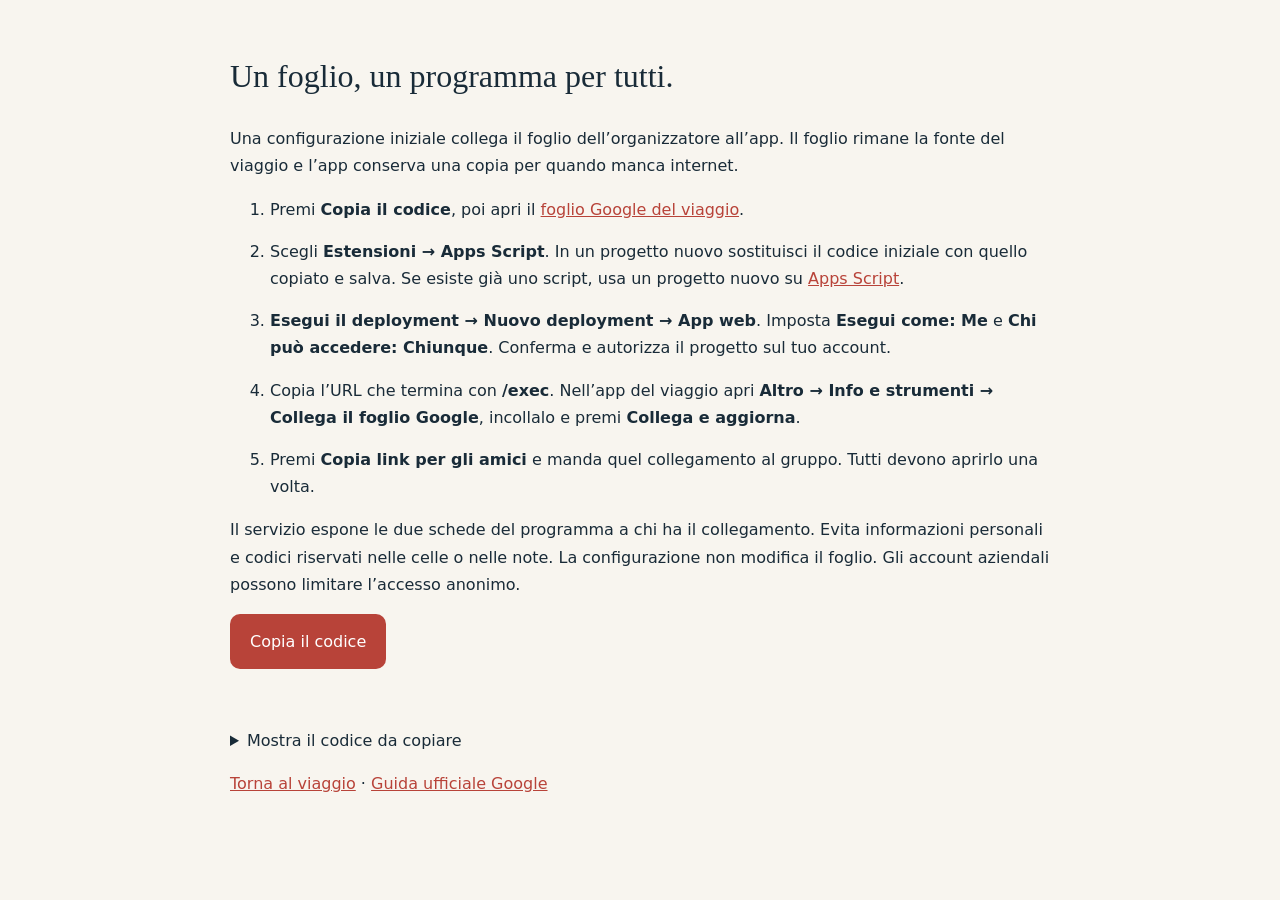
<file: Giappone2026/attiva-google.html>
<!doctype html><html lang="it"><meta charset="utf-8"><meta name="viewport" content="width=device-width,initial-scale=1"><title>Collega il programma Google</title><style>body{font-family:system-ui;background:#f8f5ef;color:#192b38;max-width:820px;margin:auto;padding:28px;line-height:1.7}h1{font-family:Georgia;font-weight:400}button{background:#b84339;color:white;border:0;border-radius:10px;padding:14px 20px;font:inherit;cursor:pointer}pre{background:white;padding:20px;border:1px solid #e9e3d9;border-radius:12px;white-space:pre-wrap;word-break:break-word;font-size:11px;max-height:500px;overflow:auto}a{color:#b84339}li{margin:15px 0}#status{min-height:26px}</style><h1>Un foglio, un programma per tutti.</h1><p>Una configurazione iniziale collega il foglio dell’organizzatore all’app. Il foglio rimane la fonte del viaggio e l’app conserva una copia per quando manca internet.</p><ol><li>Premi <b>Copia il codice</b>, poi apri il <a href="https://docs.google.com/spreadsheets/d/1xci-Z1XzJXe8WF8AszqR7IVnaeL51_ylh17HIDyZzy8/edit" target="_blank" rel="noopener">foglio Google del viaggio</a>.</li><li>Scegli <b>Estensioni → Apps Script</b>. In un progetto nuovo sostituisci il codice iniziale con quello copiato e salva. Se esiste già uno script, usa un progetto nuovo su <a href="https://script.google.com" target="_blank" rel="noopener">Apps Script</a>.</li><li><b>Esegui il deployment → Nuovo deployment → App web</b>. Imposta <b>Esegui come: Me</b> e <b>Chi può accedere: Chiunque</b>. Conferma e autorizza il progetto sul tuo account.</li><li>Copia l’URL che termina con <b>/exec</b>. Nell’app del viaggio apri <b>Altro → Info e strumenti → Collega il foglio Google</b>, incollalo e premi <b>Collega e aggiorna</b>.</li><li>Premi <b>Copia link per gli amici</b> e manda quel collegamento al gruppo. Tutti devono aprirlo una volta.</li></ol><p>Il servizio espone le due schede del programma a chi ha il collegamento. Evita informazioni personali e codici riservati nelle celle o nelle note. La configurazione non modifica il foglio. Gli account aziendali possono limitare l’accesso anonimo.</p><button id="copy">Copia il codice</button><p id="status" role="status"></p><details><summary>Mostra il codice da copiare</summary><pre id="code">const BASE_PROGRAM={"appId":"roberto-giappone-2026","schemaVersion":1,"title":"Giappone 2026","start":"2026-10-28","end":"2026-11-12","sourceUrl":"https://docs.google.com/spreadsheets/d/1xci-Z1XzJXe8WF8AszqR7IVnaeL51_ylh17HIDyZzy8/edit","sourceDate":"2026-10-02","days":[{"id":"d0","date":"2026-10-28","title":"Si parte per il Giappone","from":"Roma","to":"In volo","hotel":null,"notes":"","nightCost":0,"activityCost":0,"transportCost":0,"events":[{"id":"e2-33","time":"15:00","title":"Partenza 15:05","kind":"trasporto","notes":"","links":[],"bookingId":null,"done":false}]},{"id":"d1","date":"2026-10-29","title":"Asakusa, Skytree e Akihabara","from":"Tokyo","to":"Tokyo","hotel":"b6","notes":"","nightCost":46.07142857142857,"activityCost":12.4,"transportCost":12.208,"events":[{"id":"e3-26","time":"11:30","title":"Arrivo 11:20","kind":"trasporto","notes":"","links":[],"bookingId":null,"done":false},{"id":"e3-27","time":"12:00","title":"Controlli e dogana\nQR Code pronto (vjw.digital.go.jp/)","kind":"nota","notes":"","links":[],"bookingId":null,"done":false},{"id":"e3-29","time":"13:00","title":"🚇 40m – Keikyū Airport Line - 12 stop - 550¥\nHaneda T3 station ➡️ Asakusabashi (oppure Higashi-Nihombashi) \nPartenze ogni 15m circa, un treno si ferma a Asakusa e il successivo a Higashi in modo alternato.","kind":"trasporto","notes":"","links":["https://www.google.com/maps/dir/Aeroporto+di+Tokyo-Haneda,+Hanedakuko,+Ota+City,+Tokyo+144-0041,+Giappone/Toyoko+INN+Akihabara+Kanda,+2+Chome-2-4+Nihonbashibakurocho,+Chuo+City,+Tokyo+103-0002,+Giappone/@35.6183072,139.6734115,30506m/data=!3m2!1e3!4b1!4m14!4m13!1m5!1m1!1s0x6018640ba43192e3:0xd32c3a9d146f8df!2m2!1d139.7779951!2d35.5482964!1m5!1m1!1s0x60188eb278b64dad:0xbf78f5ed8ba661c6!2m2!1d139.7831729!2d35.6954149!3e3?entry=ttu&amp;g_ep=EgoyMDI2MDQyOS4wIKXMDSoASAFQAw%3D%3D"],"bookingId":null,"done":false},{"id":"e3-30","time":"13:30","title":"Hotel","kind":"nota","notes":"","links":[],"bookingId":null,"done":false},{"id":"e3-31","time":"14:00","title":"🚇 4m – Asakusa Line - 2 stop - 180¥\nAsakusabashi ➡️ Asakusa","kind":"trasporto","notes":"","links":[],"bookingId":null,"done":false},{"id":"e3-32","time":"14:30","title":"Pranzo a Senso Ji","kind":"pasto","notes":"","links":[],"bookingId":null,"done":false},{"id":"e3-34","time":"15:30","title":"Senso Ji ➡️ Skytree 20m a piedi","kind":"trasporto","notes":"","links":["http://google.com/maps/dir/Tokyo+Skytree,+1+Chome-1-2+Oshiage,+Sumida+City,+Tokyo+131-0045,+Giappone/Sens%C5%8D-ji,+2+Chome-3-1+Asakusa,+Taito+City,+Tokyo+111-0032,+Giappone/@35.7125749,139.7994495,1601m/data=!3m1!1e3!4m14!4m13!1m5!1m1!1s0x60188ed0d12f9adf:0x7d1d4fb31f43f72a!2m2!1d139.8107004!2d35.7100627!1m5!1m1!1s0x60188ec1a4463df1:0x6c0d289a8292810d!2m2!1d139.7966553!2d35.7147651!3e2?entry=ttu&amp;g_ep=EgoyMDI2MDQyOS4wIKXMDSoASAFQAw%3D%3D"],"bookingId":null,"done":false},{"id":"e3-35","time":"16:00","title":"Tokyo Skytree","kind":"attivita","notes":"","links":[],"bookingId":"b2","done":false},{"id":"e3-37","time":"17:00","title":"🚇 7m – Asakusa Line - 4 stop – ¥ alla fine\r\nOshiage Sta.(SKYTREE) ➡️ Asakusabashi\r\n\r\nCambio treno\r\n🚇 3m – Chūō-Sōbu Line - 1 stop - 340¥\r\nAsakusabashi ➡️ Akihabara","kind":"trasporto","notes":"","links":[],"bookingId":null,"done":false},{"id":"e3-38","time":"17:30","title":"Akihabara","kind":"attivita","notes":"","links":[],"bookingId":null,"done":false},{"id":"e3-43","time":"20:00","title":"Cena ad Akihabara","kind":"pasto","notes":"","links":[],"bookingId":null,"done":false}]},{"id":"d2","date":"2026-10-30","title":"Ginza e Shibuya","from":"Tokyo","to":"Tokyo","hotel":"b6","notes":"","nightCost":46.07142857142857,"activityCost":0,"transportCost":0,"events":[{"id":"e4-21","time":"09:00","title":"Hotel Tokyo Tower 36min","kind":"attivita","notes":"","links":["https://www.google.com/maps/dir/Toyoko+INN+Akihabara+Kanda,+2+Chome-2-4+Nihonbashibakurocho,+Chuo+City,+Tokyo+103-0002,+Giappone/Tokyo+Tower,+4+Chome-2-8+Shibakoen,+Minato+City,+Tokyo+105-0011,+Giappone/@35.6651922,139.7122401,10516m/data=!3m1!1e3!4m14!4m13!1m5!1m1!1s0x60188eb278b64dad:0xbf78f5ed8ba661c6!2m2!1d139.7831729!2d35.6954149!1m5!1m1!1s0x60188bbd9009ec09:0x481a93f0d2a409dd!2m2!1d139.7454329!2d35.6585805!3e3?authuser=1&amp;entry=ttu&amp;g_ep=EgoyMDI2MDUxMi4wIKXMDSoASAFQAw%3D%3D"],"bookingId":null,"done":false},{"id":"e4-22","time":"09:30","title":"Tokyo Tower","kind":"attivita","notes":"","links":[],"bookingId":null,"done":false},{"id":"e4-25","time":"11:00","title":"Tokyo Tower ➡️Ginza 15m","kind":"trasporto","notes":"","links":["https://www.google.com/maps/dir/Tokyo+Tower,+4+Chome-2-8+Shibakoen,+Minato+City,+Tokyo+105-0011,+Giappone/Ginza+Station,+7+Ginza,+Chuo+City,+Tokyo+104-0061,+Giappone/@35.6678663,139.7437786,2706m/data=!3m1!1e3!4m14!4m13!1m5!1m1!1s0x60188bbd9009ec09:0x481a93f0d2a409dd!2m2!1d139.7454329!2d35.6585805!1m5!1m1!1s0x60188be67cd18827:0x908c96f389166eda!2m2!1d139.7650154!2d35.6712254!3e3?entry=ttu&amp;g_ep=EgoyMDI2MDUxMi4wIKXMDSoASAFQAw%3D%3D"],"bookingId":null,"done":false},{"id":"e4-26","time":"11:30","title":"Ginza","kind":"attivita","notes":"","links":[],"bookingId":null,"done":false},{"id":"e4-27","time":"12:00","title":"Passeggiata e shopping","kind":"attivita","notes":"","links":[],"bookingId":null,"done":false},{"id":"e4-28","time":"12:30","title":"Uniqlo","kind":"attivita","notes":"","links":[],"bookingId":null,"done":false},{"id":"e4-29","time":"13:00","title":"Pranzo a Ginza","kind":"pasto","notes":"","links":[],"bookingId":null,"done":false},{"id":"e4-30","time":"13:30","title":"Ginza Itoya","kind":"attivita","notes":"","links":[],"bookingId":null,"done":false},{"id":"e4-31","time":"14:00","title":"altri negozi","kind":"attivita","notes":"","links":[],"bookingId":null,"done":false},{"id":"e4-33","time":"15:00","title":"Ginza ➡️ Hotel 16min","kind":"trasporto","notes":"","links":["https://www.google.com/maps/dir/Toyoko+INN+Akihabara+Kanda,+2+Chome-2-4+Nihonbashibakurocho,+Chuo+City,+Tokyo+103-0002,+Giappone/Ginza+Station,+7+Ginza,+Chuo+City,+Tokyo+104-0061,+Giappone/@35.6836683,139.7542543,5411m/data=!3m1!1e3!4m14!4m13!1m5!1m1!1s0x60188eb278b64dad:0xbf78f5ed8ba661c6!2m2!1d139.7831729!2d35.6954149!1m5!1m1!1s0x60188be67cd18827:0x908c96f389166eda!2m2!1d139.7650154!2d35.6712254!3e3?authuser=1&amp;entry=ttu&amp;g_ep=EgoyMDI2MDUxMi4wIKXMDSoASAFQAw%3D%3D"],"bookingId":null,"done":false},{"id":"e4-34","time":"15:30","title":"Hotel","kind":"nota","notes":"","links":[],"bookingId":null,"done":false},{"id":"e4-35","time":"16:00","title":"Hotel ➡️Shibuya 36m","kind":"trasporto","notes":"","links":["https://www.google.com/maps/dir/Toyoko+INN+Akihabara+Kanda,+2+Chome-2-4+Nihonbashibakurocho,+Chuo+City,+Tokyo+103-0002,+Giappone/Shibuya,+Tokyo,+Giappone/@35.6572273,139.702595,10825m/data=!3m1!1e3!4m14!4m13!1m5!1m1!1s0x60188eb278b64dad:0xbf78f5ed8ba661c6!2m2!1d139.7831729!2d35.6954149!1m5!1m1!1s0x60188cb2eb3108d1:0xf11cd9b2395b6677!2m2!1d139.703795!2d35.6619707!3e3?authuser=1&amp;entry=ttu&amp;g_ep=EgoyMDI2MDUxMi4wIKXMDSoASAFQAw%3D%3D"],"bookingId":null,"done":false},{"id":"e4-37","time":"17:00","title":"Shibuya","kind":"attivita","notes":"","links":[],"bookingId":null,"done":false},{"id":"e4-43","time":"20:00","title":"Cena a Ichiran","kind":"pasto","notes":"","links":["https://maps.app.goo.gl/zPME4Mgd5qgnFBJUA"],"bookingId":null,"done":false}]},{"id":"d3","date":"2026-10-31","title":"Kyoto e una sera a Osaka","from":"Tokyo","to":"Kyoto","hotel":"b7","notes":"","nightCost":29.76,"activityCost":0,"transportCost":118.4,"events":[{"id":"e5-19","time":"08:00","title":"Tokyo ➡️Kyoto\n2:40h","kind":"trasporto","notes":"","links":[],"bookingId":null,"done":false},{"id":"e5-20","time":"08:30","title":"Partenza 08:18","kind":"trasporto","notes":"","links":[],"bookingId":null,"done":false},{"id":"e5-21","time":"09:00","title":"Nozomi 331 - Bin 17","kind":"trasporto","notes":"","links":[],"bookingId":null,"done":false},{"id":"e5-23","time":"10:00","title":"Arrivo 10:29","kind":"trasporto","notes":"","links":[],"bookingId":null,"done":false},{"id":"e5-24","time":"10:30","title":"30 min da stazione a hotel","kind":"nota","notes":"","links":[],"bookingId":null,"done":false},{"id":"e5-25","time":"11:00","title":"Check in hotel","kind":"nota","notes":"","links":[],"bookingId":null,"done":false},{"id":"e5-27","time":"12:00","title":"sul posto decidere come andare osaka","kind":"nota","notes":"","links":["https://www.hankyu.co.jp/kyotrain-garaku/en/service/#timetable"],"bookingId":null,"done":false},{"id":"e5-29","time":"13:00","title":"Pranzo a","kind":"pasto","notes":"","links":[],"bookingId":null,"done":false},{"id":"e5-31","time":"14:00","title":"Castello di Osaka","kind":"attivita","notes":"","links":[],"bookingId":null,"done":false},{"id":"e5-32","time":"14:30","title":"(giardino)","kind":"nota","notes":"","links":[],"bookingId":null,"done":false},{"id":"e5-36","time":"16:30","title":"Dotonbori","kind":"attivita","notes":"","links":[],"bookingId":null,"done":false},{"id":"e5-43","time":"20:00","title":"Cena street food dotonbori","kind":"pasto","notes":"","links":[],"bookingId":null,"done":false},{"id":"e5-45","time":"21:00","title":"rientro a kyoto","kind":"trasporto","notes":"","links":[],"bookingId":null,"done":false}]},{"id":"d4","date":"2026-11-01","title":"Arashiyama, kintsugi e sumo","from":"Kyoto","to":"Kyoto","hotel":"b7","notes":"","nightCost":29.76,"activityCost":32.48,"transportCost":0,"events":[{"id":"e6-19","time":"08:00","title":"Arashiyama bamboo","kind":"attivita","notes":"","links":[],"bookingId":null,"done":false},{"id":"e6-23","time":"10:00","title":"Otagi Nenbutsuji Temple","kind":"attivita","notes":"","links":[],"bookingId":null,"done":false},{"id":"e6-28","time":"12:30","title":"Otagi ➡️ Iwatayama 15m","kind":"trasporto","notes":"","links":["https://www.google.com/maps/dir/Otagi+Nenbutsuji,+2-5+Sagatoriimoto+Fukatanicho,+Ukyo+Ward,+Kyoto,+616-8439,+Giappone/Iwatayama+Monkey+Park,+%EF%BC%96%EF%BC%91-61+Arashiyama+Nakaoshitacho,+Nishikyo+Ward,+Kyoto,+616-0004,+Giappone/@35.0195179,135.6686755,5456m/data=!3m1!1e3!4m14!4m13!1m5!1m1!1s0x6001aa3999ac708b:0x57b7af11417a95d2!2m2!1d135.6615546!2d35.0311428!1m5!1m1!1s0x600100ab6efb49bd:0x1b3493b0430734b2!2m2!1d135.6766245!2d35.011395!3e3!5m1!1e2?entry=ttu&amp;g_ep=EgoyMDI2MDkxNC4wIKXMDSoASAFQAw%3D%3D"],"bookingId":null,"done":false},{"id":"e6-29","time":"13:00","title":"Pranzo streetfood al ponte","kind":"pasto","notes":"","links":[],"bookingId":null,"done":false},{"id":"e6-31","time":"14:00","title":"Iwatayama Monkey Park","kind":"attivita","notes":"","links":[],"bookingId":null,"done":false},{"id":"e6-32","time":"14:30","title":"4,5€ solo contanti","kind":"nota","notes":"","links":[],"bookingId":null,"done":false},{"id":"e6-34","time":"15:30","title":"the","kind":"attivita","notes":"","links":[],"bookingId":null,"done":false},{"id":"e6-39","time":"18:00","title":"Workshop kintsugi","kind":"attivita","notes":"","links":["https://www.klook.com/it/activity/190642-kyoto-gion-kintsugi-making-traditional-workshop/?package_id=635685&amp;utm_campaign=platform-share&amp;utm_content=platform%3Dios_pagespm%3DActivity_textversion%3D1_shareid%3D58E8A9EA-51C8-4B9E-A639-3E1391AEDD4F&amp;utm_medium=whatsapp&amp;utm_source=whatsapp"],"bookingId":"b28","done":false},{"id":"e6-42","time":"19:30","title":"Cena da motoi Gyoza (altre opzioni in zona)","kind":"pasto","notes":"","links":["https://maps.app.goo.gl/KGdCGchC9UYLFUdq7"],"bookingId":null,"done":false},{"id":"e6-44","time":"20:30","title":"Spettacolo di sumo","kind":"attivita","notes":"","links":["https://www.klook.com/it/activity/228817-kyoto-sumo-experience-live-show-audience-challenge/?package_id=744388&amp;utm_campaign=platform-share&amp;utm_content=platform%3Dios_pagespm%3DActivity_textversion%3D1_shareid%3D3A5309EB-5B67-40FC-BC5C-9832CAAC4FE4&amp;utm_medium=whatsapp&amp;utm_source=whatsapp&amp;dd_referrer="],"bookingId":"b29","done":false}]},{"id":"d5","date":"2026-11-02","title":"Fushimi Inari, Nara e Gion","from":"Kyoto","to":"Kyoto","hotel":"b7","notes":"","nightCost":29.76,"activityCost":5.6,"transportCost":0,"events":[{"id":"e7-17","time":"07:00","title":"Senbon Tori e fujimini nari","kind":"attivita","notes":"","links":["https://maps.app.goo.gl/BBNHPnVvSYZxoYyS8"],"bookingId":null,"done":false},{"id":"e7-19","time":"08:00","title":"Kyoto ➡️Nara 1:15h","kind":"trasporto","notes":"","links":["https://maps.app.goo.gl/b8irE1YEB8nMFZ6b8"],"bookingId":null,"done":false},{"id":"e7-21","time":"09:00","title":"Nara","kind":"attivita","notes":"","links":[],"bookingId":null,"done":false},{"id":"e7-27","time":"12:00","title":"Pranzo a Hisaya","kind":"pasto","notes":"","links":[],"bookingId":null,"done":false},{"id":"e7-29","time":"13:00","title":"Nara ➡️Kyoto 1:15h","kind":"trasporto","notes":"","links":[],"bookingId":null,"done":false},{"id":"e7-31","time":"14:00","title":"Gion","kind":"attivita","notes":"","links":[],"bookingId":null,"done":false},{"id":"e7-34","time":"15:30","title":"Yasui Konpira-gu Shrine","kind":"attivita","notes":"","links":["https://donnykimball.com/yasui-konpiragu-8d64ad8c0e86"],"bookingId":null,"done":false},{"id":"e7-37","time":"17:00","title":"kiyomizu dera","kind":"attivita","notes":"","links":[],"bookingId":null,"done":false},{"id":"e7-39","time":"18:00","title":"Sera a Gion (quartiere storico)","kind":"attivita","notes":"","links":[],"bookingId":null,"done":false},{"id":"e7-43","time":"20:00","title":"Cena a potocho park","kind":"pasto","notes":"","links":[],"bookingId":null,"done":false}]},{"id":"d6","date":"2026-11-03","title":"Kanazawa e la cerimonia del tè","from":"Kyoto","to":"Kanazawa","hotel":"b8","notes":"","nightCost":54.857142857142854,"activityCost":42.690000000000005,"transportCost":52.5,"events":[{"id":"e8-19","time":"08:00","title":"Kyoto ➡️Kanazawa\n2:20h","kind":"trasporto","notes":"","links":[],"bookingId":null,"done":false},{"id":"e8-24","time":"10:30","title":"15 min a piedi da stazione","kind":"nota","notes":"","links":[],"bookingId":null,"done":false},{"id":"e8-25","time":"11:00","title":"Check in casa","kind":"nota","notes":"","links":[],"bookingId":null,"done":false},{"id":"e8-26","time":"11:30","title":"Higashiyama district","kind":"attivita","notes":"","links":[],"bookingId":null,"done":false},{"id":"e8-27","time":"12:00","title":"Passeggiata","kind":"attivita","notes":"","links":[],"bookingId":null,"done":false},{"id":"e8-29","time":"13:00","title":"Pranzo a homicho market","kind":"pasto","notes":"","links":[],"bookingId":null,"done":false},{"id":"e8-30","time":"13:30","title":"Visita al castello (anche solo da fuori dentro e' poca roba)","kind":"attivita","notes":"","links":[],"bookingId":null,"done":false},{"id":"e8-32","time":"14:30","title":"Giardino Kenroku en","kind":"attivita","notes":"","links":[],"bookingId":null,"done":false},{"id":"e8-35","time":"16:00","title":"Cerimonia del te 16:00","kind":"attivita","notes":"","links":["https://www.getyourguide.com/it-it/kanazawa-l32537/kanazawa-esperienza-di-cerimonia-del-te-kenrokuen-t647215/?ranking_uuid=08ba1262-7b33-44d3-98f0-857bd445dfb9&amp;q=Kanazawa%2C+Cerimonie+del+t%C3%A8"],"bookingId":"b4","done":false},{"id":"e8-43","time":"20:00","title":"Cena a casa","kind":"pasto","notes":"","links":[],"bookingId":null,"done":false}]},{"id":"d7","date":"2026-11-04","title":"Shirakawa-go e Takayama","from":"Kanazawa","to":"Takayama","hotel":"b9","notes":"","nightCost":41.66666666666667,"activityCost":0,"transportCost":31.3,"events":[{"id":"e9-17","time":"07:00","title":"bus da prenotare","kind":"trasporto","notes":"","links":[],"bookingId":null,"done":false},{"id":"e9-18","time":"07:30","title":"Kanazawa ➡️Shirakawa Go 1h","kind":"trasporto","notes":"","links":["https://www.nouhibus.co.jp/highwaybus/kanazawa_en/#timetable"],"bookingId":null,"done":false},{"id":"e9-19","time":"08:00","title":"Shirakawa Go","kind":"attivita","notes":"","links":[],"bookingId":null,"done":false},{"id":"e9-20","time":"08:30","title":"Deposito bagagli al terminal bus","kind":"trasporto","notes":"","links":[],"bookingId":null,"done":false},{"id":"e9-21","time":"09:00","title":"1. observation deck","kind":"attivita","notes":"","links":[],"bookingId":null,"done":false},{"id":"e9-23","time":"10:00","title":"2. colazione","kind":"pasto","notes":"","links":[],"bookingId":null,"done":false},{"id":"e9-25","time":"11:00","title":"3. three houses","kind":"attivita","notes":"","links":[],"bookingId":null,"done":false},{"id":"e9-27","time":"12:00","title":"4. Wooden barn","kind":"attivita","notes":"","links":[],"bookingId":null,"done":false},{"id":"e9-29","time":"13:00","title":"Pranzo a Shirakawa Go","kind":"pasto","notes":"","links":[],"bookingId":null,"done":false},{"id":"e9-34","time":"15:30","title":"Shirakawa Go ➡️Takayama 1h","kind":"trasporto","notes":"","links":["https://www.nouhibus.co.jp/highwaybus/kanazawa_en/#timetable"],"bookingId":null,"done":false},{"id":"e9-35","time":"16:00","title":"5 min a piedi","kind":"attivita","notes":"","links":[],"bookingId":null,"done":false},{"id":"e9-36","time":"16:30","title":"Check in casa","kind":"nota","notes":"","links":[],"bookingId":null,"done":false},{"id":"e9-43","time":"20:00","title":"Cena a","kind":"pasto","notes":"","links":[],"bookingId":null,"done":false}]},{"id":"d8","date":"2026-11-05","title":"Trekking a Kamikochi","from":"Takayama","to":"Takayama","hotel":"b9","notes":"","nightCost":41.66666666666667,"activityCost":0,"transportCost":36.98,"events":[{"id":"e10-19","time":"08:00","title":"Patenza 07:50 \n(volendo anche 7:00)","kind":"attivita","notes":"","links":[],"bookingId":null,"done":false},{"id":"e10-22","time":"09:30","title":"Arrivo 9:24","kind":"trasporto","notes":"","links":[],"bookingId":null,"done":false},{"id":"e10-24","time":"10:30","title":"Gita a Kamikochi","kind":"attivita","notes":"","links":[],"bookingId":null,"done":false},{"id":"e10-25","time":"11:00","title":"15km a piedi (max 7-8h )","kind":"attivita","notes":"","links":[],"bookingId":null,"done":false},{"id":"e10-26","time":"11:30","title":"Itinerario Wikiloc","kind":"attivita","notes":"","links":["https://it.wikiloc.com/percorsi-escursionismo/kamikochi-visita-a-lagos-tashiro-taisho-y-myojin-33118218"],"bookingId":null,"done":false},{"id":"e10-30","time":"13:30","title":"Pranzo a Kappa Bridge","kind":"pasto","notes":"","links":[],"bookingId":null,"done":false},{"id":"e10-39","time":"18:00","title":"BUS Ultima partenza 17:30","kind":"trasporto","notes":"","links":[],"bookingId":null,"done":false},{"id":"e10-43","time":"20:00","title":"Cena a casa","kind":"pasto","notes":"","links":[],"bookingId":null,"done":false}]},{"id":"d9","date":"2026-11-06","title":"Takayama e Hida Furukawa","from":"Takayama","to":"Takayama","hotel":"b9","notes":"","nightCost":41.66666666666667,"activityCost":10,"transportCost":5.6,"events":[{"id":"e11-20","time":"08:30","title":"Miyagawa morning market","kind":"attivita","notes":"","links":[],"bookingId":null,"done":false},{"id":"e11-23","time":"10:00","title":"Sanmachi suji","kind":"attivita","notes":"","links":[],"bookingId":null,"done":false},{"id":"e11-24","time":"10:30","title":"Funasawa Sake brewery","kind":"attivita","notes":"","links":[],"bookingId":null,"done":false},{"id":"e11-25","time":"11:00","title":"Takayama Jinya","kind":"attivita","notes":"","links":[],"bookingId":null,"done":false},{"id":"e11-27","time":"12:00","title":"Pranzo con hidagyu Aji-no-Yohei o Kyoya (tipico e atmosfera intima)","kind":"pasto","notes":"","links":[],"bookingId":null,"done":false},{"id":"e11-29","time":"13:00","title":"Takayama - Hida 45m","kind":"attivita","notes":"","links":["https://maps.app.goo.gl/U1dnnVGQMNJyYenG7"],"bookingId":null,"done":false},{"id":"e11-30","time":"13:30","title":"Hida Furukawa","kind":"attivita","notes":"","links":[],"bookingId":null,"done":false},{"id":"e11-31","time":"14:00","title":"canali artificiali (Shirakabe Dozogai)","kind":"attivita","notes":"","links":[],"bookingId":null,"done":false},{"id":"e11-32","time":"14:30","title":"Esperienza Kumihimo Hida Furukawa Sakura Gift Shop","kind":"attivita","notes":"","links":[],"bookingId":null,"done":false},{"id":"e11-34","time":"15:30","title":"Esperienza laboratori di artigianato del legno Hida Shokunin Seikatsu","kind":"attivita","notes":"","links":[],"bookingId":null,"done":false},{"id":"e11-40","time":"18:30","title":"Hida - Takayama 45m","kind":"attivita","notes":"","links":[],"bookingId":null,"done":false},{"id":"e11-43","time":"20:00","title":"Cena a casa","kind":"pasto","notes":"","links":[],"bookingId":null,"done":false}]},{"id":"d10","date":"2026-11-07","title":"Verso il Monte Fuji","from":"Takayama","to":"Kawaguchiko","hotel":"b10","notes":"","nightCost":37.92857142857143,"activityCost":0,"transportCost":67.708,"events":[{"id":"e12-20","time":"08:30","title":"Limon BUS verso mt. fuji","kind":"trasporto","notes":"","links":[],"bookingId":null,"done":false},{"id":"e12-21","time":"09:00","title":"Ritrovo Stazione takayama 8:40","kind":"trasporto","notes":"","links":[],"bookingId":null,"done":false},{"id":"e12-22","time":"09:30","title":"Takayama 8:30 ➡️ Fuji 14:00","kind":"trasporto","notes":"","links":["https://www.limonbus.com/booking_proc_snk_sh_en/757883/EN/limon/main/detail?XCD=757883&amp;CODE1=HG&amp;CODE2=TI00&amp;CODE3=401000&amp;YEAR=2026&amp;MONTH=8&amp;ROOMTYPE=046#calarea"],"bookingId":null,"done":false},{"id":"e12-23","time":"10:00","title":"54 euro","kind":"nota","notes":"","links":[],"bookingId":null,"done":false},{"id":"e12-29","time":"13:00","title":"Pranzo al sacco","kind":"pasto","notes":"","links":[],"bookingId":null,"done":false},{"id":"e12-32","time":"14:30","title":"Contatta casa per trasporto da staz.","kind":"nota","notes":"","links":[],"bookingId":null,"done":false},{"id":"e12-33","time":"15:00","title":"Check in","kind":"nota","notes":"","links":[],"bookingId":null,"done":false},{"id":"e12-34","time":"15:30","title":"Mount fuji distant worship site","kind":"attivita","notes":"","links":[],"bookingId":null,"done":false},{"id":"e12-37","time":"17:00","title":"Momijikadō","kind":"attivita","notes":"","links":[],"bookingId":null,"done":false},{"id":"e12-41","time":"19:00","title":"Cena a Hoto Fudo","kind":"pasto","notes":"","links":[],"bookingId":null,"done":false}]},{"id":"d11","date":"2026-11-08","title":"Il lago in bicicletta","from":"Kawaguchiko","to":"Kawaguchiko","hotel":"b10","notes":"","nightCost":37.92857142857143,"activityCost":16.8,"transportCost":0,"events":[{"id":"e13-19","time":"08:00","title":"Giornata in bicicletta","kind":"attivita","notes":"","links":[],"bookingId":null,"done":false},{"id":"e13-20","time":"08:30","title":"Anello intorno al lago","kind":"attivita","notes":"","links":[],"bookingId":null,"done":false},{"id":"e13-21","time":"09:00","title":"Itinerario tipo","kind":"nota","notes":"","links":["https://vm.tiktok.com/ZN8jTJShA/"],"bookingId":null,"done":false},{"id":"e13-29","time":"13:00","title":"Pranzo a","kind":"pasto","notes":"","links":[],"bookingId":null,"done":false},{"id":"e13-43","time":"20:00","title":"Cena a","kind":"pasto","notes":"","links":[],"bookingId":null,"done":false}]},{"id":"d12","date":"2026-11-09","title":"Fujiyoshida e teamLab","from":"Kawaguchiko","to":"Tokyo","hotel":"b11","notes":"","nightCost":47.66666666666667,"activityCost":25.25,"transportCost":48.7,"events":[{"id":"e14-17","time":"07:00","title":"Kawaguichiko ➡️Fujiyoshida 15min 310Yen","kind":"trasporto","notes":"","links":[],"bookingId":null,"done":false},{"id":"e14-18","time":"07:30","title":"Fujiyoshida","kind":"attivita","notes":"","links":[],"bookingId":null,"done":false},{"id":"e14-19","time":"08:00","title":"Chureito Pagoda","kind":"attivita","notes":"","links":[],"bookingId":null,"done":false},{"id":"e14-21","time":"09:00","title":"Honcho Street","kind":"attivita","notes":"","links":[],"bookingId":null,"done":false},{"id":"e14-22","time":"09:30","title":"Foto e Passegiata","kind":"attivita","notes":"","links":[],"bookingId":null,"done":false},{"id":"e14-29","time":"13:00","title":"Pranzo al sacco da mangiare sul treno","kind":"trasporto","notes":"","links":[],"bookingId":null,"done":false},{"id":"e14-31","time":"14:00","title":"Prenota esattamente 1 mese prima 9 ott","kind":"nota","notes":"","links":[],"bookingId":null,"done":false},{"id":"e14-32","time":"14:30","title":"Treno Fuji Excursion Kawaguchiko ⇄ Shinjuku/Tokyo 2h","kind":"trasporto","notes":"","links":["https://www.jreast.co.jp/en/multi/traininformation/azusa_kaiji/"],"bookingId":null,"done":false},{"id":"e14-34","time":"15:30","title":"14:08 - 16:08","kind":"attivita","notes":"","links":[],"bookingId":null,"done":false},{"id":"e14-35","time":"16:00","title":"shinjuku ➡️ hotel 40min","kind":"trasporto","notes":"","links":[],"bookingId":null,"done":false},{"id":"e14-37","time":"17:00","title":"Check in hotel","kind":"nota","notes":"","links":[],"bookingId":null,"done":false},{"id":"e14-40","time":"18:30","title":"hotel ➡️ teamlabs 40min","kind":"trasporto","notes":"","links":[],"bookingId":null,"done":false},{"id":"e14-41","time":"19:00","title":"teamLab Planets","kind":"attivita","notes":"","links":[],"bookingId":"b5","done":false}]},{"id":"d13","date":"2026-11-10","title":"Una giornata a Kamakura","from":"Tokyo","to":"Tokyo","hotel":"b11","notes":"","nightCost":47.66666666666667,"activityCost":22.288,"transportCost":0,"events":[{"id":"e15-17","time":"07:00","title":"Tokyo ➡️ Fujisawa 50min 990Y","kind":"trasporto","notes":"","links":[],"bookingId":null,"done":false},{"id":"e15-18","time":"07:30","title":"compra enoden pass","kind":"attivita","notes":"","links":[],"bookingId":null,"done":false},{"id":"e15-19","time":"08:00","title":"Kamakura","kind":"attivita","notes":"","links":[],"bookingId":null,"done":false},{"id":"e15-20","time":"08:30","title":"foto sul mare a Kamakura-koko-mae","kind":"attivita","notes":"","links":[],"bookingId":null,"done":false},{"id":"e15-21","time":"09:00","title":"🎋Hokuji bamboo forest","kind":"attivita","notes":"","links":[],"bookingId":null,"done":false},{"id":"e15-22","time":"09:30","title":"400Y (chiuso se piove)","kind":"nota","notes":"","links":[],"bookingId":null,"done":false},{"id":"e15-24","time":"10:30","title":"🛍️Komachi dori street","kind":"attivita","notes":"","links":[],"bookingId":null,"done":false},{"id":"e15-25","time":"11:00","title":"(shopping + pranzo)","kind":"pasto","notes":"","links":[],"bookingId":null,"done":false},{"id":"e15-28","time":"12:30","title":"Pranzo a  komachi","kind":"pasto","notes":"","links":[],"bookingId":null,"done":false},{"id":"e15-29","time":"13:00","title":"Grande Buddha al Kotoku-in","kind":"attivita","notes":"","links":[],"bookingId":null,"done":false},{"id":"e15-32","time":"14:30","title":"⛩️Hase-Dera tempio buddista 400Y","kind":"attivita","notes":"","links":[],"bookingId":null,"done":false},{"id":"e15-35","time":"16:00","title":"🌅Foto vista mare al tramonto","kind":"attivita","notes":"","links":[],"bookingId":null,"done":false},{"id":"e15-39","time":"18:00","title":"Fujisawa ➡️ Tokyo 50min 990Y","kind":"trasporto","notes":"","links":[],"bookingId":null,"done":false},{"id":"e15-43","time":"20:00","title":"Cena a","kind":"pasto","notes":"","links":[],"bookingId":null,"done":false}]},{"id":"d14","date":"2026-11-11","title":"Tokyo, giornata libera","from":"Tokyo","to":"Tokyo","hotel":"b11","notes":"","nightCost":47.66666666666667,"activityCost":0,"transportCost":0,"events":[{"id":"e16-26","time":"11:30","title":"Giorno Libero","kind":"nota","notes":"","links":[],"bookingId":null,"done":false},{"id":"e16-43","time":"20:00","title":"Cena a","kind":"pasto","notes":"","links":[],"bookingId":null,"done":false}]},{"id":"d15","date":"2026-11-12","title":"Si torna a Roma","from":"Tokyo","to":"Roma","hotel":null,"notes":"","nightCost":0,"activityCost":0,"transportCost":0,"events":[{"id":"e17-27","time":"12:00","title":"Partenza 12:45","kind":"trasporto","notes":"","links":[],"bookingId":null,"done":false},{"id":"e17-43","time":"20:00","title":"Arrivo 20:30","kind":"trasporto","notes":"","links":[],"bookingId":null,"done":false}]}],"reservations":[{"id":"b2","type":"Attivita'","title":"Tokyo Skytree","date":"2026-10-29","deadline":"13 settembre","notes":"Ingressi: 4pp 16/16:30 e 7pp 16:30/17","status":"booked","owner":"Antonella","total":136.4,"people":11,"price":12.4,"payment":"Saldato","links":[]},{"id":"b3","type":"Trasporto","title":"Volo Roma - Tokyo A/R","date":"2026-10-28","deadline":"8 marzo","notes":"con prenotazione posti A/R","status":"booked","owner":"","total":null,"people":null,"price":1307,"payment":"Saldato","links":[]},{"id":"b4","type":"Attivita'","title":"Cerimonia del te","date":"2026-11-03","deadline":"13 settembre","notes":"3 nov ore 16:00, Kanazawa, Kenrouen (paga 31 ott)","status":"booked","owner":"Leo 31 ott","total":412.5,"people":11,"price":37.5,"payment":"Da Saldare","links":[]},{"id":"b5","type":"Attivita'","title":"TeamLab Planets","date":"2026-11-09","deadline":"13 settembre","notes":"09 novembre ore 19:00","status":"booked","owner":"Antonella","total":328.25,"people":13,"price":25.25,"payment":"Saldato","links":[]},{"id":"b6","type":"Hotel/Casa","title":"Toyoko Inn Akihabara","date":"2026-10-29","deadline":"8 marzo","notes":"hotel tokyo 29 - 31 ott (paga 25 ott)","status":"booked","owner":"Antonella 25 ott","total":645,"people":7,"price":92.14285714285714,"payment":"Da Saldare","links":["https://maps.app.goo.gl/STrqkEDvcyhbTgHX6"]},{"id":"b7","type":"Hotel/Casa","title":"Urban Hotel Kyoto","date":"2026-10-31","deadline":"8 marzo","notes":"hotel kyoto 31 ott - 3 nov","status":"booked","owner":"Antonella","total":625,"people":7,"price":89.28571428571429,"payment":"In Loco","links":["https://maps.app.goo.gl/n46M2nZcn3pa8qLc8"]},{"id":"b8","type":"Hotel/Casa","title":"Musashi Sakaean","date":"2026-11-03","deadline":"8 marzo","notes":"Casa Kanazawa 3 - 4 nov","status":"booked","owner":"Antonella","total":384,"people":7,"price":54.857142857142854,"payment":"In Loco","links":["https://www.google.com/maps/place/Musashi+Sakaean+-+Two-Bedroom+Villa/@36.5711899,136.6528238,59m/data=!3m1!1e3!4m11!3m10!1s0x5ff83370001bb51d:0x835897195852cc70!5m3!1s2026-04-05!4m1!1i2!8m2!3d36.5711899!4d136.6529847!16s%2Fg%2F11txqmdhmm!17BQ0FF?entry=ttu&amp;g_ep=EgoyMDI2MDMzMS4wIKXMDSoASAFQAw%3D%3D"]},{"id":"b9","type":"Hotel/Casa","title":"Sgravilla","date":"2026-11-04","deadline":"10 giugno","notes":"Casa Takayama 4 - 7 nov (paga 2 ott)","status":"booked","owner":"Antonella 2 ott","total":1915.53,"people":11,"price":174.1390909090909,"payment":"Da Saldare","links":["https://www.google.com/maps/place/%E3%81%8A%E5%AE%BF%E4%B8%80%E3%81%AE%E8%8F%AF/@36.1377302,137.252215,59m/data=!3m1!1e3!4m6!3m5!1s0x6002bb004955da2f:0x593d74c9a4775763!8m2!3d36.1378297!4d137.2522895!16s%2Fg%2F11z4zw2kdl?entry=ttu&amp;g_ep=EgoyMDI2MDkwMi4wIKXMDSoASAFQAw%3D%3D"]},{"id":"b10","type":"Hotel/Casa","title":"Cottage Pastorale","date":"2026-11-07","deadline":"8 marzo","notes":"Casa Fuji 7 - 9 nov","status":"booked","owner":"Antonella","total":531,"people":7,"price":75.85714285714286,"payment":"In Loco","links":["https://maps.app.goo.gl/u7rfAXTCvcXeJbdu5"]},{"id":"b11","type":"Hotel/Casa","title":"Hotel Route Inn Asakusabashi","date":"2026-11-09","deadline":"8 marzo","notes":"Hotel Tokyo 9 - 12 nov","status":"booked","owner":"Antonella","total":1001,"people":7,"price":143,"payment":"In Loco","links":["https://maps.app.goo.gl/tEstH7KjBnM66BGR7"]},{"id":"b12","type":"Trasporto","title":"Shinkansen Tokyo-Kyoto","date":"2026-10-31","deadline":"6 settembre","notes":"Partenza 08:18 Stazione di Tokyo","status":"booked","owner":"Antonella e Fra","total":1038.73,"people":11,"price":94.43,"payment":"Saldato","links":[]},{"id":"b13","type":"Trasporto","title":"BUS Takayama - Fuji","date":"2026-11-07","deadline":"6 settembre","notes":"Partenza 08:40 Stazione di Takayama (Limon bus)","status":"booked","owner":"Erika","total":610.37,"people":11,"price":55.48818181818182,"payment":"Saldato","links":[]},{"id":"b14","type":"Altro","title":"Visit Japan","date":"","deadline":"prima di partire","notes":"registrarsi e inserire le info","status":"pending","owner":"-","total":null,"people":null,"price":null,"payment":"","links":[]},{"id":"b15","type":"Altro","title":"Assistenza Sanitaria integrativa","date":"","deadline":"un mese prima","notes":"Heymondo \"viaggio top\" con codice sconto","status":"pending","owner":"","total":null,"people":null,"price":46,"payment":"","links":[]},{"id":"b16","type":"Trasporto","title":"Bus Kanazawa-Shirakawa Go","date":"2026-11-04","deadline":"il 05 ottobre (1 mese prima)","notes":"Kanazawa-Shirakawa Go da prenotare l'05 ottobre https://japanbusonline.com/en/Detail/11900040002/1/4162027/4212032/ 2pp a prenotazione e bisogna prendere 2 biglietti separati uno per shirakawa e uno per takayama","status":"pending","owner":"","total":null,"people":11,"price":31.3,"payment":"","links":["https://japanbusonline.com/en/Detail/11900040002/1/4162027/4212032/"]},{"id":"b17","type":"Trasporto","title":"Treno Fuji-Tokyo","date":"2026-11-09","deadline":"il 09 ottobre (1 mese prima)","notes":"Treno Fuji Excursion (partenza subito dopo pranzo per arrivare da teamlabs plante la sera)","status":"pending","owner":"","total":null,"people":13,"price":26.3,"payment":"","links":[]},{"id":"b18","type":"Attivita'","title":"Tempio Sahioji","date":"","deadline":"","notes":"","status":"pending","owner":"","total":null,"people":null,"price":null,"payment":"","links":[]},{"id":"b19","type":"Attivita'","title":"Villa Katsura","date":"","deadline":"","notes":"","status":"pending","owner":"","total":null,"people":null,"price":null,"payment":"","links":[]},{"id":"b20","type":"Attivita'","title":"Biciclette giro lago","date":"2026-11-08","deadline":"11 ottobre","notes":"contattare struttura per domenica 8 nov","status":"pending","owner":"","total":null,"people":null,"price":null,"payment":"","links":[]},{"id":"b21","type":"Trasporto","title":"Servizio navetta Cottage Past","date":"2026-11-07","deadline":"11 ottobre","notes":"contattare struttura per sabato 7 nov alle 14","status":"pending","owner":"","total":null,"people":null,"price":null,"payment":"","links":[]},{"id":"b22","type":"Trasporto","title":"Treno Kyoto Osaka (A/R)","date":"2026-10-31","deadline":"Valuta sul posto","notes":"Kyoto-Osaka treno bellino link https://www.hankyu.co.jp/kyotrain-garaku/en/service#timetable","status":"consider","owner":"","total":null,"people":null,"price":null,"payment":"","links":["https://www.hankyu.co.jp/kyotrain-garaku/en/service#timetable"]},{"id":"b23","type":"Attivita'","title":"Castello Osaka","date":"2026-10-31","deadline":"","notes":"giardino esterno gratis","status":"consider","owner":"","total":null,"people":null,"price":null,"payment":"","links":[]},{"id":"b24","type":"Trasporto","title":"BUS Kamikogi","date":"2026-11-05","deadline":"solo sul posto in stazione","notes":"Partenza 7 o 8:40 da Takayama Nohi Bus Center \"Takayama – Kamikochi Round-trip Transfer Ticket\"","status":"consider","owner":"","total":null,"people":11,"price":32.5,"payment":"","links":[]},{"id":"b25","type":"Trasporto","title":"Shinkansen Kyoto - Kanazawa","date":"2026-11-03","deadline":"il 03 ottobre (1 mese prima)","notes":"Meglio prenotare in anticipo","status":"pending","owner":"","total":null,"people":null,"price":null,"payment":"","links":[]},{"id":"b26","type":"Attivita'","title":"Intreccio Kimihimo","date":"2026-11-06","deadline":"Prenota il giorno stesso","notes":"Esperienza Kumihimo Hida Furukawa Sakura Gift Shop","status":"consider","owner":"","total":null,"people":null,"price":null,"payment":"","links":[]},{"id":"b27","type":"Attivita'","title":"Falegnameria Hida furukawa","date":"2026-11-06","deadline":"Prenota in anticipo","notes":"Hida Shokunin Seikatsu (tazzza di legno o tagliere","status":"consider","owner":"","total":null,"people":null,"price":null,"payment":"","links":[]},{"id":"b28","type":"Attivita'","title":"Kintsugi (Workshop)","date":"2026-11-01","deadline":"16 settembre","notes":"https://www.klook.com/it/activity/190642-kyoto-gion-kintsugi-making-traditional-workshop/?package_id=635685&amp;utm_campaign=platform-share&amp;utm_content=platform%3Dios_pagespm%3DActivity_textversion%3D1_shareid%3D58E8A9EA-51C8-4B9E-A639-3E1391AEDD4F&amp;utm_medium=whatsapp&amp;utm_source=whatsapp","status":"booked","owner":"Leonardo","total":70.48987707881416,"people":11,"price":6.40817064352856,"payment":"Saldato","links":["https://www.klook.com/it/activity/190642-kyoto-gion-kintsugi-making-traditional-workshop/?package_id=635685&amp;utm_campaign=platform-share&amp;utm_content=platform%3Dios_pagespm%3DActivity_textversion%3D1_shareid%3D58E8A9EA-51C8-4B9E-A639-3E1391AEDD4F&amp;utm_medium=whatsapp&amp;utm_source=whatsapp"]},{"id":"b29","type":"Attivita'","title":"Spettacolo di Sumo","date":"2026-11-01","deadline":"16 settembre","notes":"https://www.klook.com/it/activity/228817-kyoto-sumo-experience-live-show-audience-challenge/?package_id=744388&amp;utm_campaign=platform-share&amp;utm_content=platform%3Dios_pagespm%3DActivity_textversion%3D1_shareid%3D3A5309EB-5B67-40FC-BC5C-9832CAAC4FE4&amp;utm_medium=whatsapp&amp;utm_source=whatsapp&amp;dd_referrer=","status":"booked","owner":"Leonardo","total":96.33947939262472,"people":11,"price":8.75813449023861,"payment":"Saldato","links":["https://www.klook.com/it/activity/228817-kyoto-sumo-experience-live-show-audience-challenge/?package_id=744388&amp;utm_campaign=platform-share&amp;utm_content=platform%3Dios_pagespm%3DActivity_textversion%3D1_shareid%3D3A5309EB-5B67-40FC-BC5C-9832CAAC4FE4&amp;utm_medium=whatsapp&amp;utm_source=whatsapp&amp;dd_referrer="]}],"warnings":[{"id":"w1","dayId":"d0","text":"Volo di andata: il riepilogo indica 14:55, la griglia 15:05. Controlla il biglietto."},{"id":"w2","dayId":"d1","text":"Arrivo a Tokyo: il riepilogo indica 10:25, la griglia 11:20. Controlla il biglietto."},{"id":"w3","dayId":"d10","text":"Bus Takayama–Fuji: le note riportano sia 08:30 sia ritrovo/partenza 08:40. Verifica il voucher."},{"id":"w4","dayId":"d7","text":"Bus per Shirakawa-go del 4 novembre: il foglio indica prenotazione il 5 ottobre. Verifica la data di apertura."},{"id":"w5","dayId":"d7","text":"Alloggio Takayama: il budget considera 125 € a persona per tre notti; Prenotazioni indica 174,14 €. Importi conservati da verificare."}],"budget":[{"id":"budget0","label":"Volo","amount":1306.45},{"id":"budget1","label":"Hotel","amount":580.1371428571429},{"id":"budget2","label":"Attività varie","amount":167.508},{"id":"budget3","label":"Cibo","amount":350},{"id":"budget4","label":"Spostamenti","amount":373.3960000000001},{"id":"budget5","label":"Assicuraz. Sanitaria","amount":46},{"id":"budget6","label":"Altre Spese","amount":5}],"info":{"outbound":"28 ottobre: Roma 14:55 → Tokyo 29 ottobre 10:25 (riepilogo del foglio)","returnFlight":"12 novembre: Tokyo 12:45 → Roma 20:30","esim":"Roamic, 5 GB, durata 21 giorni; costo indicato 5 €.","esimUrl":"https://roamic.com/it/products/japan-esim?variant=49175128506715&amp;utm_medium=cpc&amp;utm_source=Google&amp;utm_campaign=22419082758&amp;gad_source=1&amp;gad_campaignid=22425621320&amp;gbraid=0AAAAA-FoSF06QzDX1H_mq3dLjE7ZrC7P5&amp;gclid=CjwKCAjw-J3OBhBuEiwAwqZ_h5SjOrHL-tmWG8NKJCwSty4d4e207saOl4JXLFDjUshX0FoTcS-Z_BoCnYkQAvD_BwE","customs":"Compilare Visit Japan Web prima della partenza e preparare il QR code.","customsUrl":"https://www.vjw.digital.go.jp/","exchange":0.0056,"notes":""},"updatedAt":null};
/* Pure converter shared by the app integration and the Google Apps Script reader. */
var JAPAN_SHEET_PARSER=(function(){
  'use strict';
  const text=v=&gt;String(v??'').trim(),norm=v=&gt;text(v).toLowerCase().normalize('NFD').replace(/[\u0300-\u036f]/g,''),unique=a=&gt;[...new Set(a.filter(Boolean))];
  function urls(value){return (text(value).match(/https?:\/\/[^\s&lt;&gt;"']+/g)||[]).map(u=&gt;u.replace(/[),.;]+$/,''))}
  function kind(value){const t=norm(value);if(/➡|→|⇄|🚇|🚆|🚌/.test(value)||/\bbus\b|\btreno\b|shinkansen|partenza|patenza|rientro|arrivo|cambio treno|ritrovo stazione|line\b|\bbin\s*\d|\bmin\b.*stazione|hotel.*\d+min/.test(t))return 'trasporto';if(/pranzo|cena|colazione|streetfood|street food/.test(t))return 'pasto';if(/check.?in|^(hotel|casa|itinerario tipo|giorno libero)$|controlli|dogana|prenota|contatta|deposito|euro$|yen$|contanti|^\(|^\d+[.,]?\d*\s*[€¥y]|^\d+\s*(min|m|h)\b|sul posto|ultima partenza|qr code/.test(t))return 'nota';return 'attivita'}
  function number(value){if(typeof value==='number'&amp;&amp;Number.isFinite(value))return value;let t=text(value).replace(/[€¥\s]/g,'');if(!t)return null;if(/^[-–]+$/.test(t))return 0;if(t.includes(','))t=t.replace(/\./g,'').replace(',','.');const n=Number(t);return Number.isFinite(n)?n:null}
  function date(value,fallback){if(/^\d{4}-\d{2}-\d{2}$/.test(text(value)))return text(value);const months=['gen','feb','mar','apr','mag','giu','lug','ago','set','ott','nov','dic'];const t=norm(value),m=t.match(/(\d{1,2})[- /]([a-z]{3}|\d{1,2})(?:[- /](\d{4}))?/);if(!m)return fallback||'';const month=/^\d/.test(m[2])?Number(m[2])-1:months.indexOf(m[2]);if(month&lt;0||month&gt;11)return fallback||'';return `${m[3]||'2026'}-${String(month+1).padStart(2,'0')}-${m[1].padStart(2,'0')}`}
  function hash(value){let h=2166136261;for(let i=0;i&lt;value.length;i++){h^=value.charCodeAt(i);h=Math.imul(h,16777619)}return (h&gt;&gt;&gt;0).toString(36)}
  function parse(input,base){
    if(!input?.program?.values||!input?.bookings?.values)throw new Error('Il collegamento non contiene Programma e Prenotazioni.');
    const out=JSON.parse(JSON.stringify(base)),p=input.program,b=input.bookings,g=p.values,r=b.values;
    const get=(a,row,col)=&gt;a?.[row]?.[col],cell=(row,col)=&gt;text(get(g,row,col)),links=(part,row,col)=&gt;unique([...(get(part.links,row,col)||[]),...urls(get(part.values,row,col))]),num=(part,row,col)=&gt;get(part.numbers,row,col)??number(get(part.values,row,col));
    const awake=g.findIndex(row=&gt;row.some(v=&gt;norm(v)==='dove ci svegliamo'));
    if(awake&lt;2)throw new Error('Non trovo la riga «Dove ci svegliamo» nel foglio.');
    const sleep=g.findIndex((row,i)=&gt;i&gt;awake&amp;&amp;row.some(v=&gt;norm(v)==='dove dormiamo'));
    if(sleep&lt;awake+1)throw new Error('Non trovo la riga «Dove dormiamo» nel foglio.');
    const dates=awake-2,header=r.findIndex(row=&gt;row.some(v=&gt;/prenotato/i.test(text(v))));
    const bookingStart=header&gt;=0?header+1:1,bookingDateColumn=(r[header&gt;=0?header:0]||[]).findIndex(v=&gt;/^(data attivita|data check.?in|data viaggio)$/.test(norm(v)));
    const knownBookings=new Map(base.reservations.map(item=&gt;[norm(item.title),item])),titlesInSource=new Set(r.slice(bookingStart).map(row=&gt;norm(row[1])));
    out.reservations=[];
    for(let row=bookingStart;row&lt;r.length;row++){const title=text(get(r,row,1));if(!title)continue;const rowCandidate=base.reservations.find(item=&gt;item.id==='b'+(row+1)),old=knownBookings.get(norm(title))||((rowCandidate&amp;&amp;!titlesInSource.has(norm(rowCandidate.title))&amp;&amp;norm(rowCandidate.type)===norm(get(r,row,0)))?rowCandidate:null),status=norm(get(r,row,4)),record={...(old||{}),id:old?.id||'booking-'+hash(norm(title)),type:text(get(r,row,0))||'Altro',title,deadline:text(get(r,row,2)),notes:text(get(r,row,3)),status:['si','sì','prenotato','confermato'].includes(status)?'booked':['no','da prenotare'].includes(status)?'pending':'consider',owner:text(get(r,row,5)),total:num(b,row,6),people:num(b,row,7),price:num(b,row,8),payment:text(get(r,row,9)),links:links(b,row,3)};record.date=bookingDateColumn&gt;=0?(get(b.dates,row,bookingDateColumn)||date(get(r,row,bookingDateColumn),old?.date||'')):(old?.date||'');out.reservations.push(record)}
    const knownDays=new Map(base.days.map(day=&gt;[day.date,day]));out.days=[];const hotelRow=g.findIndex(row=&gt;row.some(value=&gt;/hotel\s*-\s*gruppo\s*1/.test(norm(value))));let currentHotelLinks=[];
    for(let col=1;col&lt;(g[dates]?.length||0);col++){const dayDate=get(p.dates,dates,col)||date(cell(dates,col),base.days[col-1]?.date);if(!dayDate)continue;const old=knownDays.get(dayDate),day={...(old||{}),id:old?.id||'day-'+dayDate,date:dayDate,title:old?.title||cell(awake,col)||'Giornata in Giappone',from:cell(awake,col),to:cell(sleep,col),hotel:old?.hotel||null,notes:old?.notes||'',events:[]};
      const oldEvents=new Map((old?.events||[]).map(e=&gt;[e.time+'|'+norm(e.title),e]));
      for(let row=awake+1;row&lt;sleep;row++){let title=cell(row,col);if(!title)continue;const cellLinks=links(p,row,col),note=text(get(p.notes,row,col)),timeMatch=cell(row,0).match(/\b(\d{1,2}):([0-5]\d)\b/),time=timeMatch?timeMatch[1].padStart(2,'0')+':'+timeMatch[2]:'';
        if(/^https?:\/\/\S+$/.test(title)&amp;&amp;day.events.length){day.events[day.events.length-1].links=unique([...day.events[day.events.length-1].links,...cellLinks]);if(note)day.events[day.events.length-1].notes+=[day.events[day.events.length-1].notes?'\n':'',note].join('');continue;}
        if(!time&amp;&amp;day.events.length){const last=day.events[day.events.length-1];last.notes=[last.notes,title,note].filter(Boolean).join('\n');last.links=unique([...last.links,...cellLinks]);continue;}
        title=title.replace(/https?:\/\/[^\s]+/g,'').trim()||title;const prior=oldEvents.get(time+'|'+norm(title)),eventKind=kind(title),matched=out.reservations.find(item=&gt;item.date===dayDate&amp;&amp;eventKind==='attivita'&amp;&amp;(norm(title).includes(norm(item.title))||norm(item.title).includes(norm(title))||(/skytree/i.test(title)&amp;&amp;/skytree/i.test(item.title))||(/cerimonia del te/.test(norm(title))&amp;&amp;/cerimonia del te/.test(norm(item.title)))));
        day.events.push({id:prior?.id||'event-'+hash(dayDate+'|'+time+'|'+norm(title)),time,title,kind:eventKind,notes:note||prior?.notes||'',links:unique(cellLinks),bookingId:matched?.id||prior?.bookingId||null,done:false});
      }
      if(hotelRow&gt;=0&amp;&amp;col&gt;1){const hotelText=cell(hotelRow,col),hotelLinks=links(p,hotelRow,col);if(hotelText||hotelLinks.length)currentHotelLinks=hotelLinks;const reservation=out.reservations.find(item=&gt;item.id===day.hotel);if(reservation)reservation.links=unique([...reservation.links,...currentHotelLinks]);}if(day.events.length&gt;300)throw new Error('La giornata contiene troppe attività.');out.days.push(day);
    }
    if(!out.days.length||out.days.length&gt;100)throw new Error('Le date del programma non sono leggibili.');
    const titles=new Map(base.budget.map(x=&gt;[norm(x.label),x]));out.budget=[];
    for(let row=0;row&lt;awake;row++){const title=cell(row,0),old=titles.get(norm(title));if(old){const amount=num(p,row,1);if(amount!=null&amp;&amp;amount&gt;=0)out.budget.push({...old,amount})}}
    if(out.budget.length!==base.budget.length)out.budget=base.budget.map(x=&gt;out.budget.find(y=&gt;y.id===x.id)||x);
    const exchangeRow=g.findIndex(row=&gt;row.some(v=&gt;norm(v)==='euro')&amp;&amp;row.some(v=&gt;norm(v)==='yen'));if(exchangeRow&gt;=0){const exchange=num(p,exchangeRow+1,6);if(exchange&gt;0)out.info.exchange=exchange}
    out.start=out.days[0].date;out.end=out.days[out.days.length-1].date;out.updatedAt=input.updatedAt||new Date().toISOString();return out;
  }
  return {parse,kind,date,number};
})();

/** Servizio in sola lettura per l'app Giappone 2026. Non modifica il foglio. */
const SPREADSHEET_ID='1xci-Z1XzJXe8WF8AszqR7IVnaeL51_ylh17HIDyZzy8';
function doGet(request){
  const callback=String(request&amp;&amp;request.parameter&amp;&amp;request.parameter.callback||'');
  if(callback&amp;&amp;!/^japanFeed_[A-Za-z0-9_]+$/.test(callback))return ContentService.createTextOutput(JSON.stringify({error:'Callback non valido'})).setMimeType(ContentService.MimeType.JSON);
  let result;
  try{
    const book=SpreadsheetApp.openById(SPREADSHEET_ID),program=book.getSheetByName('Copia di Programma'),bookings=book.getSheetByName('Prenotazioni');
    if(!program||!bookings)throw new Error('Il foglio deve contenere Copia di Programma e Prenotazioni.');
    result={program:readTravelSheet_(program,book.getSpreadsheetTimeZone()),bookings:readTravelSheet_(bookings,book.getSpreadsheetTimeZone()),updatedAt:new Date().toISOString()};
    JAPAN_SHEET_PARSER.parse(result,BASE_PROGRAM); // Reject broken layouts before publishing a response.
  }catch(error){result={error:'Non riesco a leggere il programma. Controlla nomi delle schede, date e struttura del foglio.'};}
  const payload=JSON.stringify(result).replace(/&lt;/g,'\\u003c').replace(/\u2028/g,'\\u2028').replace(/\u2029/g,'\\u2029');
  return ContentService.createTextOutput(callback?callback+'('+payload+');':payload).setMimeType(callback?ContentService.MimeType.JAVASCRIPT:ContentService.MimeType.JSON);
}
function readTravelSheet_(sheet,timeZone){
  const rows=Math.min(sheet.getLastRow(),1000),cols=Math.min(sheet.getLastColumn(),110),range=sheet.getRange(1,1,Math.max(1,rows),Math.max(1,cols));
  const values=range.getDisplayValues(),raw=range.getValues(),notes=range.getNotes(),rich=range.getRichTextValues(),formulas=range.getFormulas();
  const numbers=raw.map(row=&gt;row.map(value=&gt;typeof value==='number'?value:null));
  const dates=raw.map(row=&gt;row.map(value=&gt;value instanceof Date&amp;&amp;!isNaN(value)?Utilities.formatDate(value,timeZone,'yyyy-MM-dd'):null));
  const links=rich.map((row,i)=&gt;row.map((value,j)=&gt;{let result=[];if(value){const direct=value.getLinkUrl();if(direct)result.push(direct);value.getRuns().forEach(run=&gt;{if(run.getLinkUrl())result.push(run.getLinkUrl())})}const match=String(formulas[i][j]||'').match(/HYPERLINK\(\s*"(https?:\/\/[^\"]+)"/i);if(match)result.push(match[1]);return [...new Set(result)]}));
  // Publish only the two travel tabs. OAuth tokens and unrelated Drive data are never included.
  return {values,numbers,dates,notes,links};
}
</pre></details><p><a href="./">Torna al viaggio</a> · <a href="https://developers.google.com/apps-script/guides/web?hl=it" target="_blank" rel="noopener">Guida ufficiale Google</a></p><script>document.querySelector("#copy").onclick=async()=>{const el=document.querySelector("#code");try{await navigator.clipboard.writeText(el.textContent);document.querySelector("#status").textContent="Codice copiato. Incollalo in Apps Script."}catch{el.closest("details").open=true;const range=document.createRange();range.selectNodeContents(el);getSelection().removeAllRanges();getSelection().addRange(range);document.querySelector("#status").textContent="Codice selezionato. Premi Ctrl+C per copiarlo."}};</script></html>
</file>
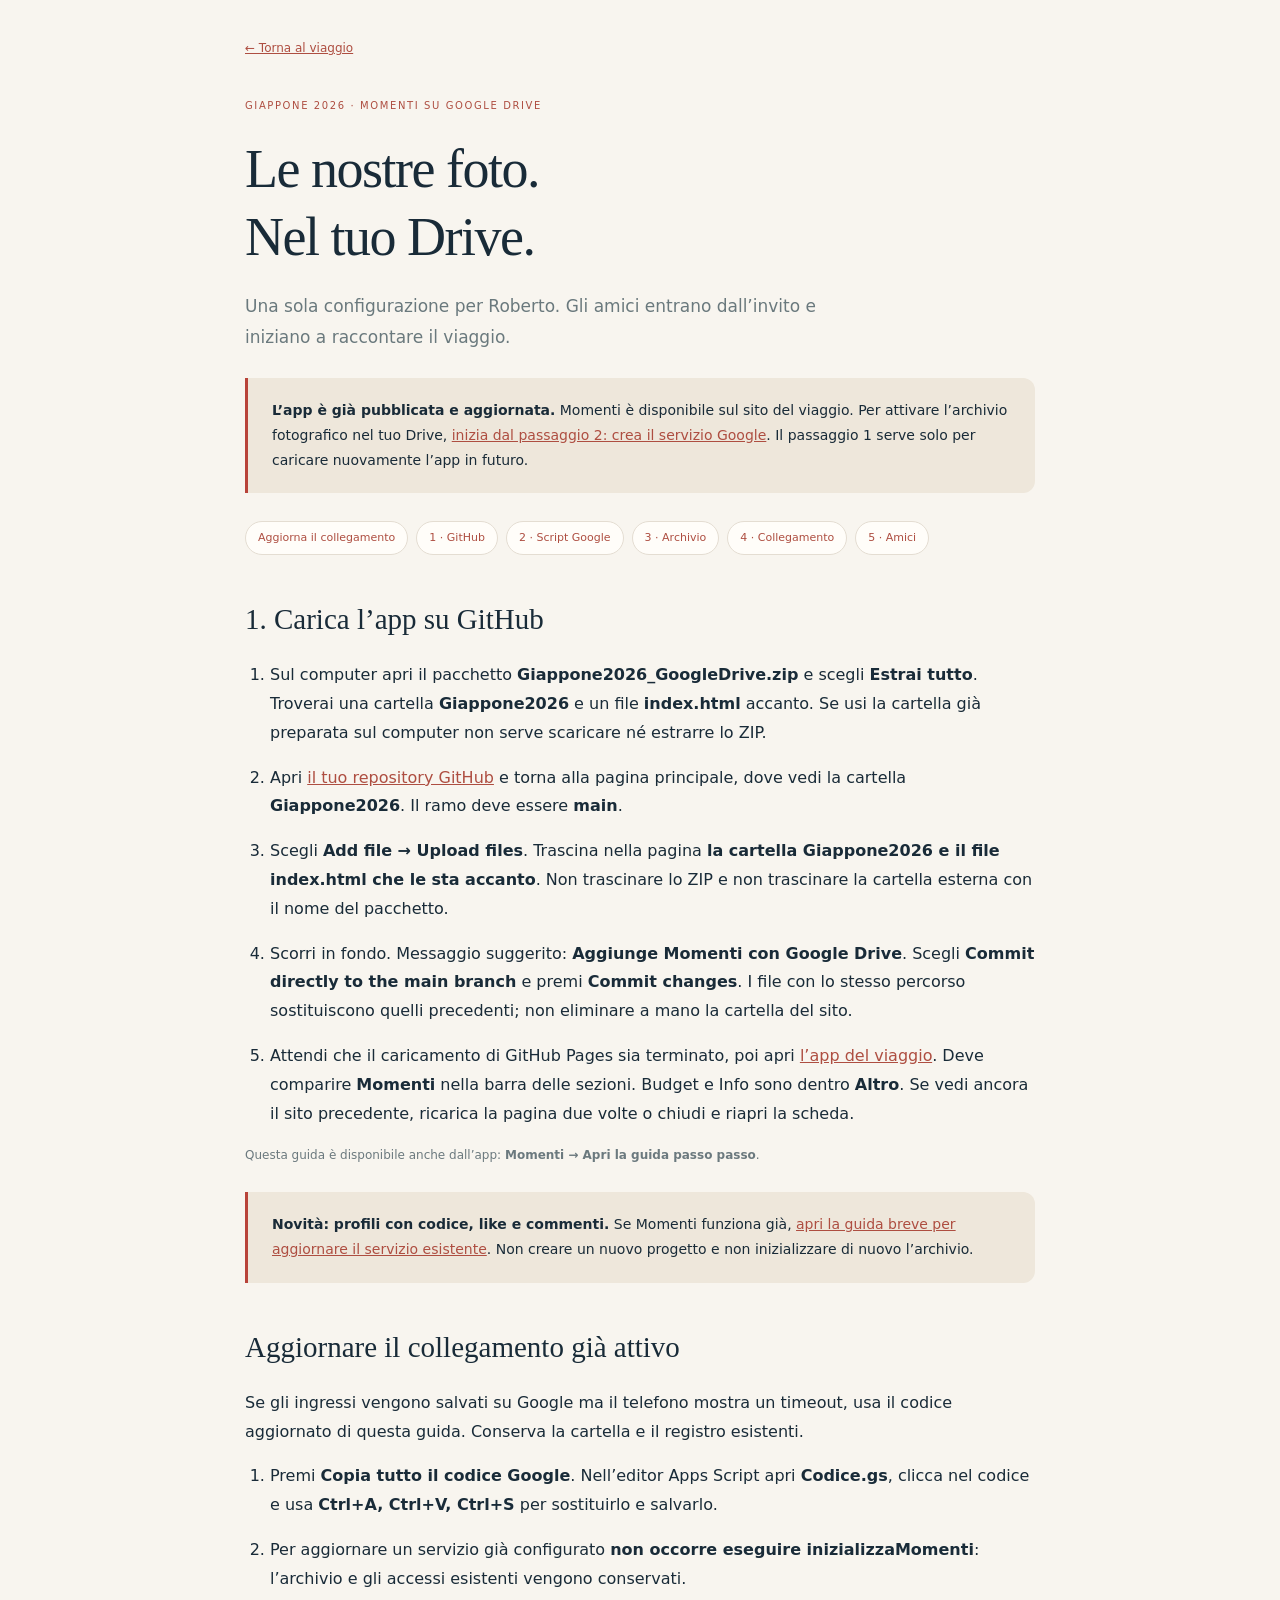
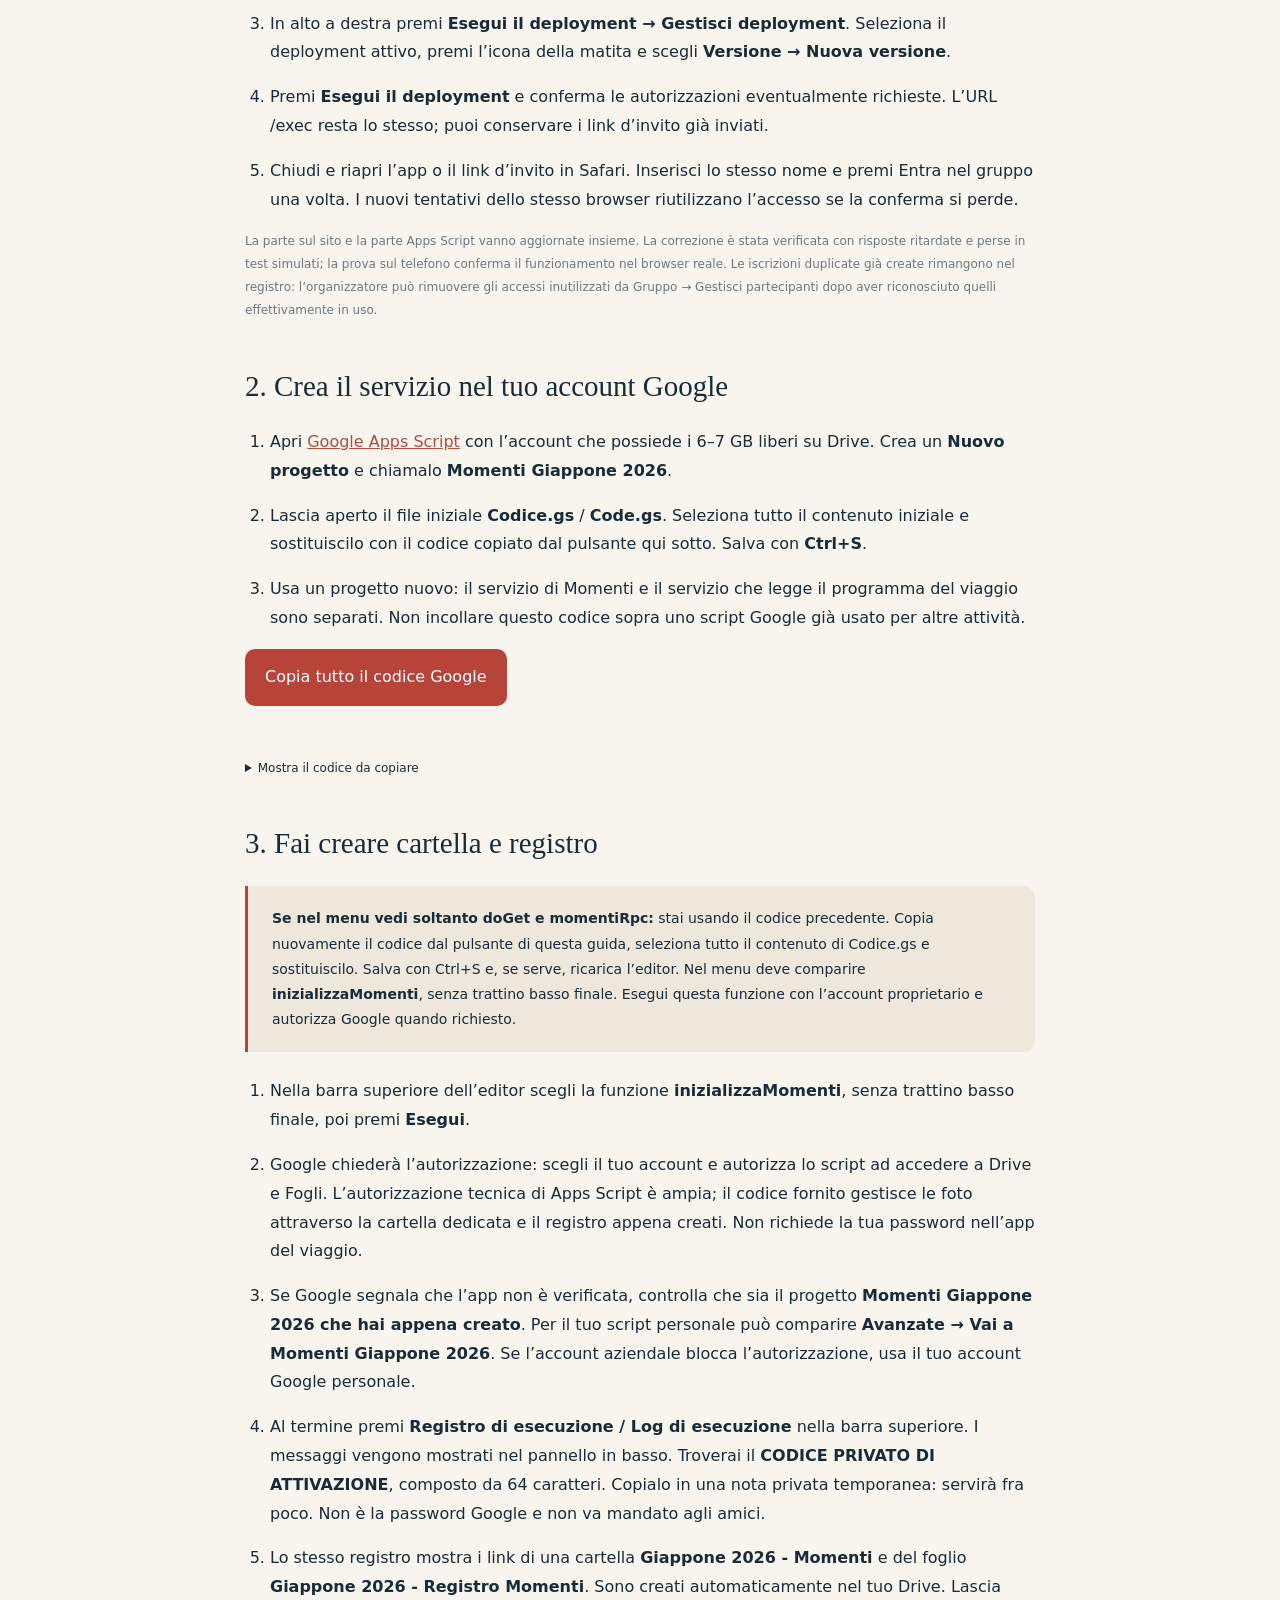
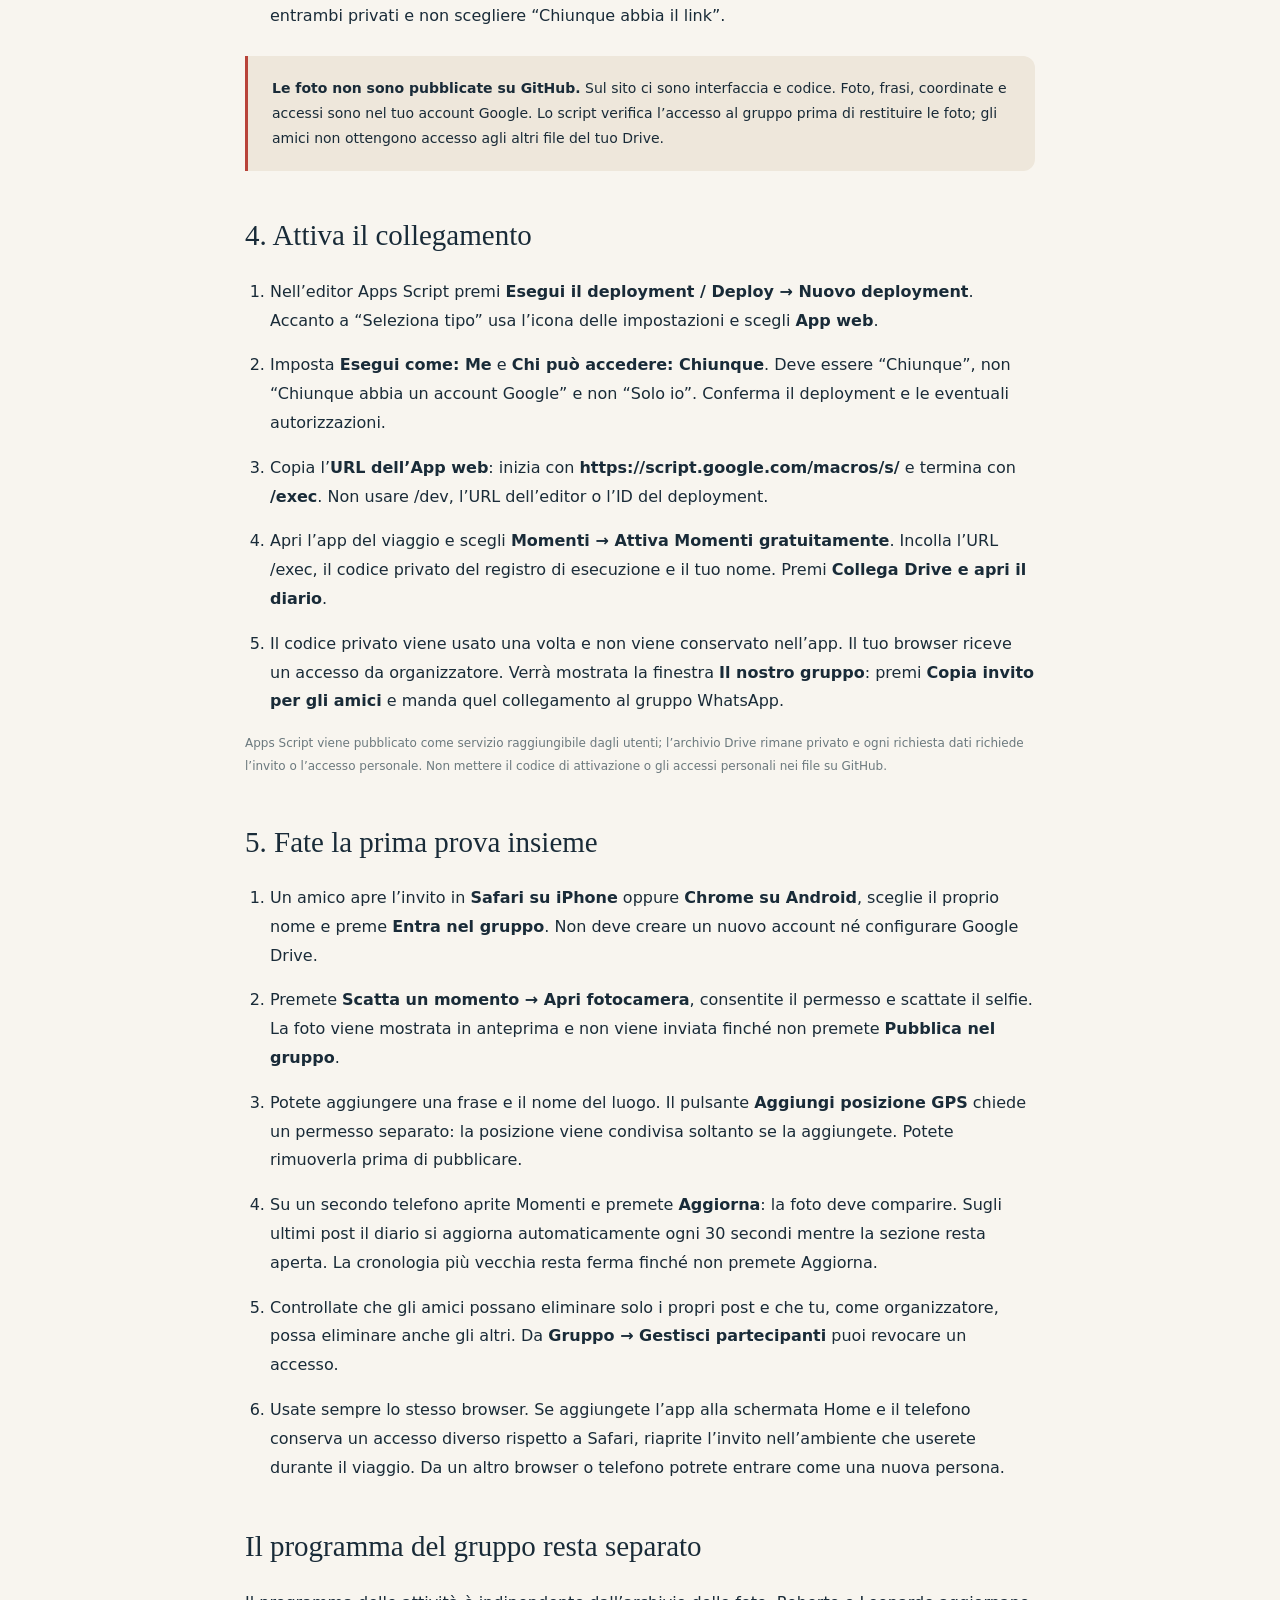
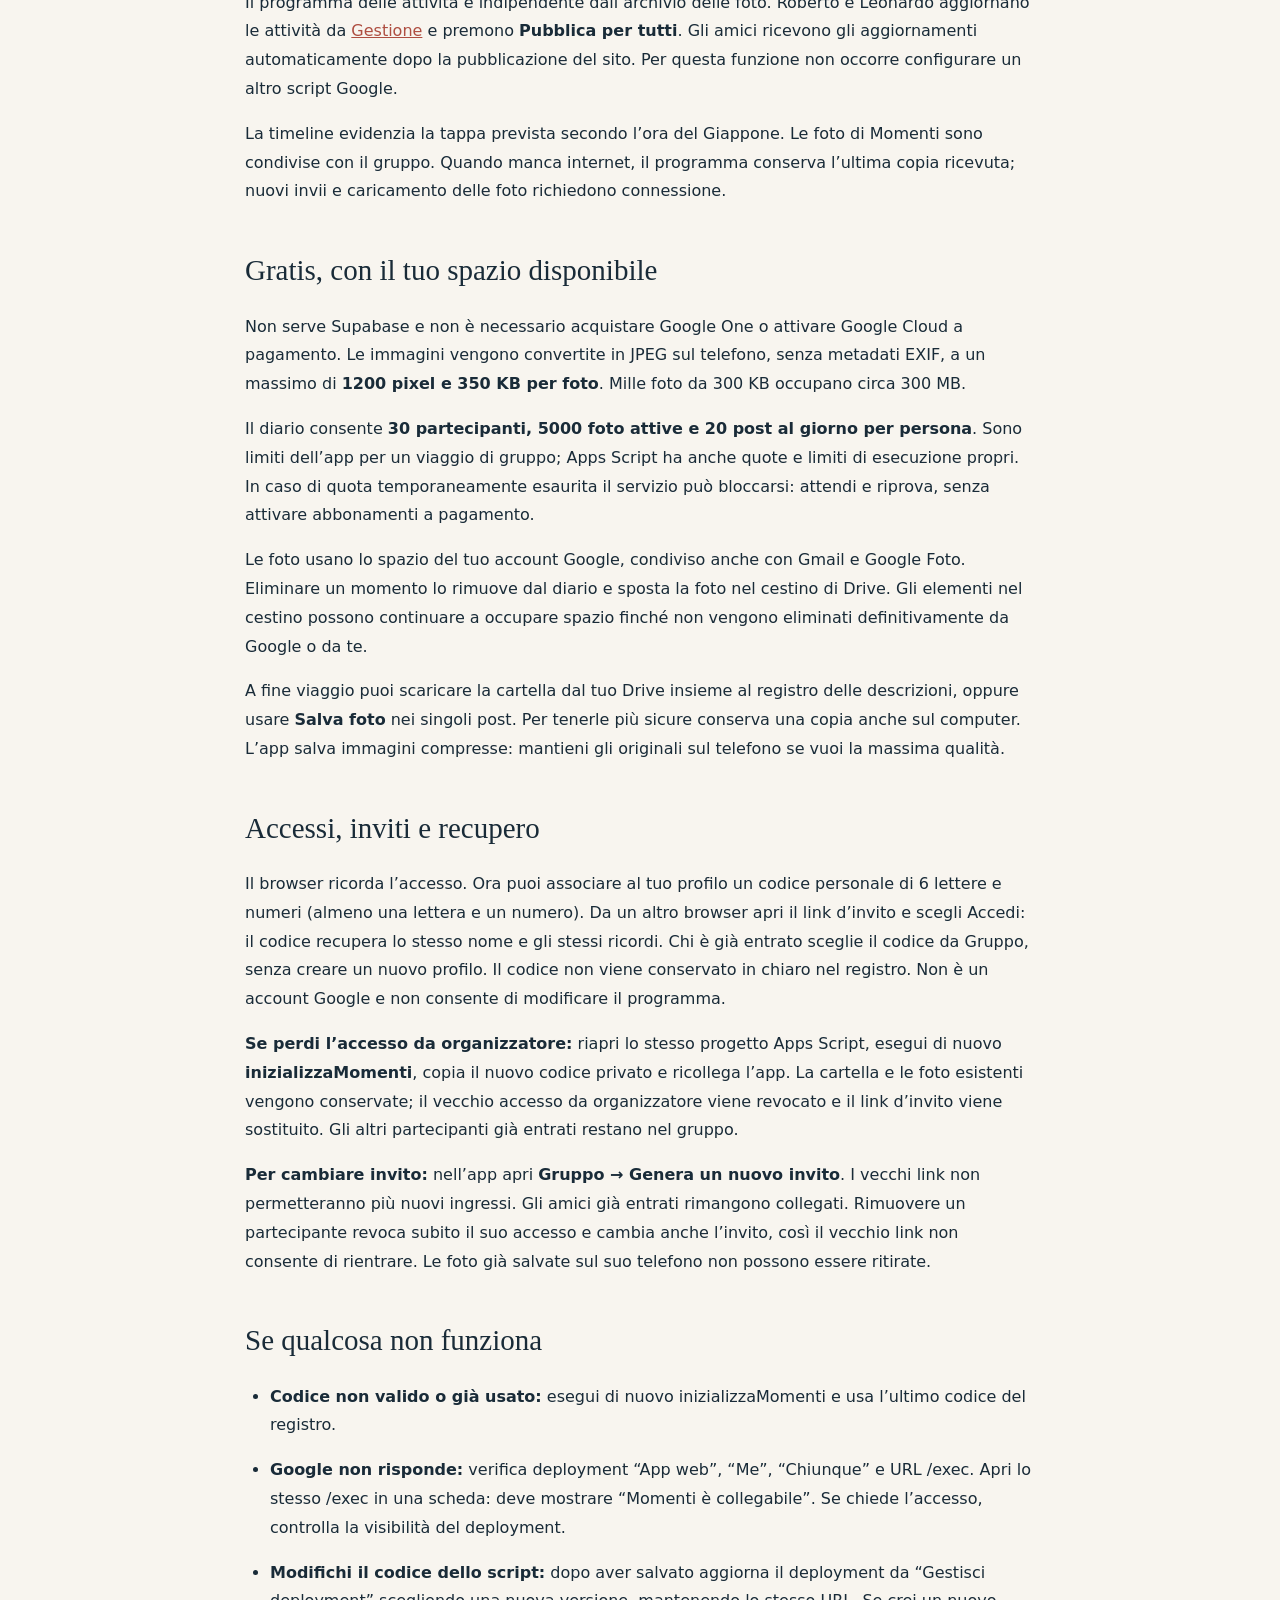
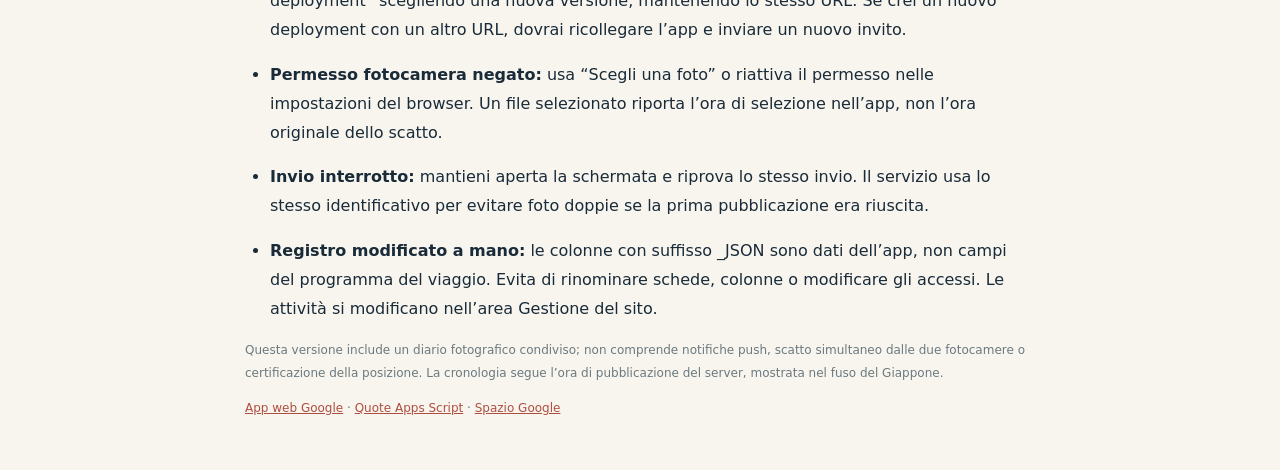
<file: Giappone2026/attiva-momenti.html>
<!doctype html><html lang="it"><head><meta charset="utf-8"><meta name="viewport" content="width=device-width,initial-scale=1"><meta name="referrer" content="no-referrer"><meta name="robots" content="noindex,nofollow"><title>Momenti su Google Drive · Guida passo passo</title><style>*{box-sizing:border-box}body{font-family:system-ui,sans-serif;background:#f8f5ef;color:#192b38;max-width:850px;margin:auto;padding:38px 30px;line-height:1.8}.back{display:block;margin-bottom:30px;font-size:12px}.eyebrow{font-size:10px;letter-spacing:1.6px;color:#ae4e41}h1,h2{font-family:Georgia,serif;font-weight:400;line-height:1.25}h1{font-size:54px;margin:18px 0 20px;letter-spacing:-1.5px}h2{font-size:29px;margin-top:46px;scroll-margin-top:20px}.lead{font-size:17px;color:#6a797d;max-width:600px}.primary{background:#b84339;color:white;border:0;border-radius:10px;padding:14px 20px;font:inherit;cursor:pointer}pre{background:white;padding:22px;border:1px solid #e9e3d9;border-radius:12px;white-space:pre-wrap;word-break:break-word;font-size:11px;line-height:1.5;max-height:460px;overflow:auto}a{color:#ae4e41}li{margin:16px 0}ol,ul{padding-left:25px}.note{background:#eee7db;border-left:3px solid #b84339;padding:20px 24px;border-radius:0 12px 12px 0;font-size:14px;margin:25px 0}.small{font-size:12px;color:#6b797e;line-height:1.9}.steps{display:flex;flex-wrap:wrap;gap:8px;margin:28px 0}.steps a{background:#fffdf9;border:1px solid #e4ddd2;border-radius:20px;padding:6px 12px;font-size:11px;text-decoration:none}.code-details{margin-top:12px}.code-details summary{font-size:12px;cursor:pointer}#copy-status{min-height:28px;color:#61777a;font-size:12px}@media(max-width:450px){body{padding:24px 20px}h1{font-size:40px}h2{font-size:26px}.lead{font-size:15px}li{font-size:14px}.note{padding:18px;font-size:13px}}</style></head><body><a class="back" href="./">← Torna al viaggio</a>
<span class="eyebrow">GIAPPONE 2026 · MOMENTI SU GOOGLE DRIVE</span>
<h1>Le nostre foto.<br>Nel tuo Drive.</h1>
<p class="lead">Una sola configurazione per Roberto. Gli amici entrano dall’invito e iniziano a raccontare il viaggio.</p>
<div class="note"><strong>L’app è già pubblicata e aggiornata.</strong> Momenti è disponibile sul sito del viaggio. Per attivare l’archivio fotografico nel tuo Drive, <a href="#script">inizia dal passaggio 2: crea il servizio Google</a>. Il passaggio 1 serve solo per caricare nuovamente l’app in futuro.</div>
<nav class="steps" aria-label="Passaggi della guida"><a href="#aggiornamento">Aggiorna il collegamento</a><a href="#github">1 · GitHub</a><a href="#script">2 · Script Google</a><a href="#inizializza">3 · Archivio</a><a href="#pubblica">4 · Collegamento</a><a href="#amici">5 · Amici</a></nav>
<h2 id="github">1. Carica l’app su GitHub</h2>
<ol><li>Sul computer apri il pacchetto <strong>Giappone2026_GoogleDrive.zip</strong> e scegli <strong>Estrai tutto</strong>. Troverai una cartella <strong>Giappone2026</strong> e un file <strong>index.html</strong> accanto. Se usi la cartella già preparata sul computer non serve scaricare né estrarre lo ZIP.</li>
<li>Apri <a href="https://github.com/RobertoCipriani/Giappone-2026" target="_blank" rel="noopener">il tuo repository GitHub</a> e torna alla pagina principale, dove vedi la cartella <strong>Giappone2026</strong>. Il ramo deve essere <strong>main</strong>.</li>
<li>Scegli <strong>Add file → Upload files</strong>. Trascina nella pagina <strong>la cartella Giappone2026 e il file index.html che le sta accanto</strong>. Non trascinare lo ZIP e non trascinare la cartella esterna con il nome del pacchetto.</li>
<li>Scorri in fondo. Messaggio suggerito: <strong>Aggiunge Momenti con Google Drive</strong>. Scegli <strong>Commit directly to the main branch</strong> e premi <strong>Commit changes</strong>. I file con lo stesso percorso sostituiscono quelli precedenti; non eliminare a mano la cartella del sito.</li>
<li>Attendi che il caricamento di GitHub Pages sia terminato, poi apri <a href="https://robertocipriani.github.io/Giappone-2026/Giappone2026/" target="_blank" rel="noopener">l’app del viaggio</a>. Deve comparire <strong>Momenti</strong> nella barra delle sezioni. Budget e Info sono dentro <strong>Altro</strong>. Se vedi ancora il sito precedente, ricarica la pagina due volte o chiudi e riapri la scheda.</li></ol>
<p class="small">Questa guida è disponibile anche dall’app: <strong>Momenti → Apri la guida passo passo</strong>.</p>
<div class="note"><strong>Novità: profili con codice, like e commenti.</strong> Se Momenti funziona già, <a href="aggiorna-momenti.html">apri la guida breve per aggiornare il servizio esistente</a>. Non creare un nuovo progetto e non inizializzare di nuovo l’archivio.</div><h2 id="aggiornamento">Aggiornare il collegamento già attivo</h2><p>Se gli ingressi vengono salvati su Google ma il telefono mostra un timeout, usa il codice aggiornato di questa guida. Conserva la cartella e il registro esistenti.</p><ol><li>Premi <strong>Copia tutto il codice Google</strong>. Nell’editor Apps Script apri <strong>Codice.gs</strong>, clicca nel codice e usa <strong>Ctrl+A, Ctrl+V, Ctrl+S</strong> per sostituirlo e salvarlo.</li><li>Per aggiornare un servizio già configurato <strong>non occorre eseguire inizializzaMomenti</strong>: l’archivio e gli accessi esistenti vengono conservati.</li><li>In alto a destra premi <strong>Esegui il deployment → Gestisci deployment</strong>. Seleziona il deployment attivo, premi l’icona della matita e scegli <strong>Versione → Nuova versione</strong>.</li><li>Premi <strong>Esegui il deployment</strong> e conferma le autorizzazioni eventualmente richieste. L’URL /exec resta lo stesso; puoi conservare i link d’invito già inviati.</li><li>Chiudi e riapri l’app o il link d’invito in Safari. Inserisci lo stesso nome e premi Entra nel gruppo una volta. I nuovi tentativi dello stesso browser riutilizzano l’accesso se la conferma si perde.</li></ol><p class="small">La parte sul sito e la parte Apps Script vanno aggiornate insieme. La correzione è stata verificata con risposte ritardate e perse in test simulati; la prova sul telefono conferma il funzionamento nel browser reale. Le iscrizioni duplicate già create rimangono nel registro: l’organizzatore può rimuovere gli accessi inutilizzati da Gruppo → Gestisci partecipanti dopo aver riconosciuto quelli effettivamente in uso.</p><h2 id="script">2. Crea il servizio nel tuo account Google</h2>
<ol><li>Apri <a href="https://script.google.com/home/start" target="_blank" rel="noopener">Google Apps Script</a> con l’account che possiede i 6–7 GB liberi su Drive. Crea un <strong>Nuovo progetto</strong> e chiamalo <strong>Momenti Giappone 2026</strong>.</li>
<li>Lascia aperto il file iniziale <strong>Codice.gs</strong> / <strong>Code.gs</strong>. Seleziona tutto il contenuto iniziale e sostituiscilo con il codice copiato dal pulsante qui sotto. Salva con <strong>Ctrl+S</strong>.</li>
<li>Usa un progetto nuovo: il servizio di Momenti e il servizio che legge il programma del viaggio sono separati. Non incollare questo codice sopra uno script Google già usato per altre attività.</li></ol>
<button id="copy-code" class="primary">Copia tutto il codice Google</button><p id="copy-status" role="status"></p>
<details class="code-details"><summary>Mostra il codice da copiare</summary><pre id="google-code">/* MOMENTI / Giappone 2026. Google Apps Script, eseguito come il proprietario.
 * Foto PRIVATE su Drive. Nessun token OAuth viene inviato al browser.
 * Prima attivazione: nuovo progetto ed eseguire inizializzaMomenti.
 * Aggiornamento: sostituire il codice nel progetto esistente e aggiornare il deployment.
 * Non inizializzare di nuovo per attivare profili, like e commenti.
 */
var MOMENTI_ORIGIN = 'https://robertocipriani.github.io';
var MOMENTI_LIMITS = {photoBytes:350000,posts:5000,members:30,daily:20,comments:20000,commentsDaily:60,likes:20000,sessions:1500};
var MOMENTI_SOCIAL_VERSION=4;
var MOMENTI_WRITE_LOCKED=false;
var MOMENTI_SOCIAL_HEADERS={Account:['autore_id','hash_codice','creato_UTC'],Sessioni:['hash_accesso','autore_id','creato_UTC'],Commenti:['id','momento_id','autore_id','nome_JSON','testo_JSON','creato_UTC','eliminato_UTC'],Like:['momento_id','autore_id','attivo','aggiornato_UTC']};
var MOMENTI_MEMBER_HEADERS = ['id','hash_accesso','nome_JSON','creato_UTC','ruolo','revocato'];
var MOMENTI_POST_HEADERS = ['id','autore_id','nome_JSON','descrizione_JSON','foto_Drive_id','foto_UTC','pubblicato_UTC','latitudine','longitudine','luogo_JSON','origine_foto','dimensione_byte','eliminato_UTC'];


// Voce visibile nel menu Esegui. L'avvio richiede l'identità del proprietario.
function inizializzaMomenti() {
 var active=Session.getActiveUser().getEmail();
 var effective=Session.getEffectiveUser().getEmail();
 if(!active||!effective||active!==effective)throw new Error('Avvia inizializzaMomenti dall’editor Apps Script con l’account proprietario. Questa funzione non è disponibile agli altri utenti dell’app web.');
 console.log('Avvio della configurazione Momenti.');
 inizializzaMomenti_();
 console.log('Configurazione completata: copia il CODICE PRIVATO DI ATTIVAZIONE dal registro di esecuzione.');
}

// La funzione interna resta privata; per avviare usare inizializzaMomenti.
function inizializzaMomenti_() {
 var lock=LockService.getScriptLock();lock.waitLock(25000);
 try {
  var props=PropertiesService.getScriptProperties();
  var folderId=props.getProperty('mom_folder');
  var folder=folderId?DriveApp.getFolderById(folderId):DriveApp.createFolder('Giappone 2026 - Momenti');
  if(folder.isTrashed())throw new Error('Ripristina la cartella Momenti dal cestino di Drive.');
  props.setProperty('mom_folder',folder.getId());
  var sheetId=props.getProperty('mom_sheet');
  var book=sheetId?SpreadsheetApp.openById(sheetId):SpreadsheetApp.create('Giappone 2026 - Registro Momenti');
  if(!sheetId){DriveApp.getFileById(book.getId()).moveTo(folder);props.setProperty('mom_sheet',book.getId());}
  ['Partecipanti','Momenti'].forEach(function(name){var s=book.getSheetByName(name)||book.insertSheet(name);var headers=name==='Momenti'?MOMENTI_POST_HEADERS:MOMENTI_MEMBER_HEADERS;if(s.getLastRow()===0){s.getRange(1,1,1,headers.length).setValues([headers]).setFontWeight('bold').setBackground('#192b38').setFontColor('#ffffff');s.setFrozenRows(1);s.getRange(1,1,s.getMaxRows(),headers.length).setNumberFormat('@');}});
  if(!props.getProperty('mom_group'))props.setProperty('mom_group',Utilities.getUuid());
  if(!props.getProperty('mom_owner'))props.setProperty('mom_owner',Utilities.getUuid());
  if(!props.getProperty('mom_name'))props.setProperty('mom_name','Giappone 2026');
  if(!props.getProperty('mom_rev'))props.setProperty('mom_rev','1');
  var code=momentToken_();props.setProperty('mom_activation_hash',momentHash_(code));props.setProperty('mom_activation_expires',String(Date.now()+7*86400000));
  // Il codice privato è mostrato SOLO a chi esegue nell’editor, non inserito nel sorgente.
  Logger.log('CODICE PRIVATO DI ATTIVAZIONE (non inviarlo agli amici):\n'+code);
  Logger.log('Cartella foto: '+folder.getUrl());Logger.log('Registro: '+book.getUrl());
  Logger.log('Ora pubblica come App web: Esegui come Me; accesso Chiunque. Usa /exec nell’app del viaggio.');
 }finally{lock.releaseLock();}
}

function doGet(e) {
 var channel=String((e&amp;&amp;e.parameter&amp;&amp;e.parameter.channel)||'');
 if(!/^[a-zA-Z0-9_-]{20,80}$/.test(channel))return HtmlService.createHtmlOutput('&lt;!doctype html&gt;&lt;html lang="it"&gt;&lt;meta charset="utf-8"&gt;&lt;meta name="viewport" content="width=device-width,initial-scale=1"&gt;&lt;body style="font:16px system-ui;padding:30px;color:#192b38"&gt;&lt;h1&gt;Momenti è collegabile.&lt;/h1&gt;&lt;p&gt;Copia questo URL che termina con /exec e incollalo nell’app del viaggio, nella sezione Momenti. Non serve aprire questa pagina per vedere le foto.&lt;/p&gt;&lt;/body&gt;&lt;/html&gt;');
 var html='&lt;!doctype html&gt;&lt;html&gt;&lt;head&gt;&lt;meta charset="utf-8"&gt;&lt;meta name="referrer" content="no-referrer"&gt;&lt;/head&gt;&lt;body&gt;&lt;script&gt;'+momentBridgeCode_(channel)+'&lt;\/script&gt;&lt;/body&gt;&lt;/html&gt;';
 return HtmlService.createHtmlOutput(html).setXFrameOptionsMode(HtmlService.XFrameOptionsMode.ALLOWALL);
}
function momentBridgeCode_(channel) {
 return "\n(()=&gt;{'use strict';\n const channel=CHANNEL,origin=ORIGIN,records=new Map();\n const send=data=&gt;{try{window.top.postMessage(JSON.stringify(Object.assign({channel,kind:'momenti-drive'},data)),origin)}catch{}};\n const ready=()=&gt;send({type:'ready',version:4});\n let started=false;const hello=setInterval(()=&gt;{if(!started)ready()},2000);\n function trim(){const now=Date.now();for(const [key,record] of records)if(record.done&amp;&amp;now-record.at&gt;120000)records.delete(key);if(records.size&gt;32)for(const [key,record] of records){if(record.done&amp;&amp;!record.write)records.delete(key);if(records.size&lt;=32)break}}\n window.addEventListener('message',event=&gt;{\n  let m;try{m=typeof event.data==='string'?JSON.parse(event.data):event.data}catch{return}\n  if(event.origin!==origin||!m||m.channel!==channel||m.kind!=='momenti-drive'||m.type!=='request'||typeof m.id!=='string'||m.id.length&gt;100||!m.payload||typeof m.payload!=='object')return;\n  started=true;clearInterval(hello);trim();\n  const previous=records.get(m.id);if(previous){if(previous.done)send(previous.reply);return}\n  const requestId=m.id,record={done:false,at:Date.now(),write:['activate','join','login','setCode','resetCode','rename','publish','delete','comment','deleteComment','like','rotate','removeMember','saveStays','kartRun','kartBuy','kartSkinSave'].includes(m.payload.op)};records.set(requestId,record);\n  function finish(result){record.done=true;record.at=Date.now();record.reply={type:'response',id:requestId,result};send(record.reply);trim()}\n  try{google.script.run.withSuccessHandler(value=&gt;{try{if(typeof value!=='string')throw Error('FORMAT');finish(JSON.parse(value))}catch{finish({ok:false,code:'BRIDGE_FORMAT',message:'La risposta Google non è leggibile. Aggiorna il deployment dello script alla nuova versione.'})}}).withFailureHandler(()=&gt;finish({ok:false,code:'GOOGLE_ERROR',message:'Google non ha completato la richiesta. Riprova tra poco.'})).momentiRpcJson(JSON.stringify(m.payload))}\n  catch{finish({ok:false,code:'BRIDGE_ERROR',message:'Il collegamento Google non ha avviato la richiesta. Aggiorna lo script e pubblica una nuova versione del deployment.'})}\n });\n ready();\n})();"
  .replace('CHANNEL',JSON.stringify(channel)).replace('ORIGIN',JSON.stringify(MOMENTI_ORIGIN));
}

// Unica funzione pubblica di dati. Tutte le operazioni hanno controlli lato server.

/* Il ponte passa testo JSON, con gli stessi controlli del metodo originale. */
function momentiRpcJson(text) {
 if(typeof text!=='string'||text.length&gt;1500000)return JSON.stringify({ok:false,code:'INVALID',message:'Richiesta non valida.'});
 var request;try{request=JSON.parse(text)}catch{return JSON.stringify({ok:false,code:'INVALID',message:'Richiesta non valida.'});}
 return JSON.stringify(momentiRpc(request));
}

function momentiRpc(request) {
 try {
  if(!request||typeof request!=='object')throw momentError_('INVALID','Richiesta non valida.');
  var op=String(request.op||''),data=request.data||{};
  if(op==='capabilities')return {ok:true,data:{version:MOMENTI_SOCIAL_VERSION,accounts:true,social:true,privateStays:true,kart:true}};
  if(['activate','join','login','setCode','resetCode','rename','publish','delete','comment','deleteComment','like','rotate','removeMember','saveStays','kartRun','kartBuy','kartSkinSave'].indexOf(op)&gt;=0){var lock=LockService.getScriptLock();if(!lock.tryLock(25000))throw momentError_('BUSY','Il diario sta ricevendo altri momenti. Attendi qualche secondo e riprova.');try{MOMENTI_WRITE_LOCKED=true;return {ok:true,data:momentWrite_(op,data,request.token)}}finally{MOMENTI_WRITE_LOCKED=false;lock.releaseLock();}}
  var member=momentMember_(request.token);
  if(op.indexOf('kart')===0)return {ok:true,data:momentKartRead_(op,member,data)};
  if(op==='stays')return {ok:true,data:momentStayRead_(member)};
  if(op==='feed')return {ok:true,data:momentFeed_(member,data)};
  if(op==='photo')return {ok:true,data:momentPhoto_(member,data)};
  if(op==='comments')return {ok:true,data:momentComments_(member,data)};
  if(op==='members'){if(member.role!=='owner')throw momentError_('DENIED','Solo l’organizzatore può gestire i partecipanti.');return {ok:true,data:momentRows_('Partecipanti').filter(function(r){return r[5]!=='1'}).map(function(r){return {id:r[0],name:momentParseText_(r[2]),role:r[4]};})};}
  throw momentError_('INVALID','Operazione non disponibile.');
 }catch(error){return {ok:false,code:error.momentCode||'GOOGLE_ERROR',message:error.momentCode?error.message:'Google non ha completato la richiesta. Verifica la configurazione, lo spazio Drive e riprova tra poco.'};}
}
function momentError_(code,message){var error=new Error(message);error.momentCode=code;return error;}
function momentProps_(){var p=PropertiesService.getScriptProperties();if(!p.getProperty('mom_folder')||!p.getProperty('mom_sheet'))throw momentError_('NOT_READY','Esegui prima inizializzaMomenti nell’editor Apps Script.');return p;}
function momentToken_(){return (Utilities.getUuid()+Utilities.getUuid()).replace(/-/g,'');}
function momentHash_(value){return Utilities.computeDigest(Utilities.DigestAlgorithm.SHA_256,String(value),Utilities.Charset.UTF_8).map(function(b){return ('0'+(b&amp;255).toString(16)).slice(-2)}).join('');}
function momentSame_(a,b){a=String(a||'');b=String(b||'');if(a.length!==b.length)return false;var diff=0;for(var i=0;i&lt;a.length;i++)diff|=a.charCodeAt(i)^b.charCodeAt(i);return diff===0;}
function momentText_(value,max,required){if(typeof value!=='string')value='';value=value.trim();if(value.length&gt;max||required&amp;&amp;!value)throw momentError_('INVALID','Controlla i campi: nome, descrizione o luogo troppo lunghi.');return value;}
function momentParseText_(value){try{return JSON.parse(String(value))}catch{return ''}}
function momentSheet_(name){var s=SpreadsheetApp.openById(momentProps_().getProperty('mom_sheet')).getSheetByName(name);if(!s)throw momentError_('NOT_READY','Il registro Momenti non è completo. Esegui inizializzaMomenti nell’editor.');return s;}
function momentRows_(name){var s=momentSheet_(name);return s.getLastRow()&lt;2?[]:s.getRange(2,1,s.getLastRow()-1,name==='Momenti'?MOMENTI_POST_HEADERS.length:MOMENTI_MEMBER_HEADERS.length).getValues();}
function momentRev_(){var p=momentProps_();p.setProperty('mom_rev',String(Number(p.getProperty('mom_rev')||0)+1));}
function momentTrip_(){var p=momentProps_();return {id:p.getProperty('mom_group'),name:p.getProperty('mom_name'),owner_id:p.getProperty('mom_owner')};}
function momentMember_(token){if(typeof token!=='string'||!/^[a-f0-9]{64}$/.test(token))throw momentError_('ACCESS','Accesso non valido. Riapri il tuo invito.');var hash=momentHash_(token),cache=CacheService.getScriptCache(),key='member:'+hash,cached=cache.get(key);if(cached)return JSON.parse(cached);var members=momentRows_('Partecipanti'),row=members.find(function(r){return momentSame_(r[1],hash)&amp;&amp;r[5]!=='1'});if(!row){var sessions=momentSocialRows_('Sessioni'),session=sessions.find(function(r){return momentSame_(r[0],hash)});if(session)row=members.find(function(r){return r[0]===session[1]&amp;&amp;r[5]!=='1'});if(row)return {id:row[0],name:momentParseText_(row[2]),role:row[4],hash:hash};}if(!row)throw momentError_('ACCESS','Accesso revocato o non valido. Chiedi all’organizzatore un nuovo invito.');var result={id:row[0],name:momentParseText_(row[2]),role:row[4],hash:hash};cache.put(key,JSON.stringify(result),30);return result;}
function momentRotate_(){var token=momentToken_();momentProps_().setProperty('mom_invite_hash',momentHash_(token));return token;}
function momentWrite_(op,d,token){
 if(op.indexOf('kart')===0)return momentKartWrite_(op,d,token);
 if(op==='saveStays')return momentStayWrite_(d,token);
 var p=momentProps_(),members=momentRows_('Partecipanti'),ms=momentSheet_('Partecipanti');
 var accessKey=d.accessKey;if(accessKey!=null&amp;&amp;(typeof accessKey!=='string'||!/^[a-f0-9]{64}$/.test(accessKey)))throw momentError_('INVALID','Accesso del browser non valido.');
 var accessHash=accessKey?momentHash_(accessKey):'',existingAccess=accessKey?members.find(function(r){return momentSame_(r[1],accessHash);}):null;
 if(op==='login')return momentLogin_(d,token,members);
 var personalCode=d.personalCode!=null?momentCode_(d.personalCode):null;
 if(op==='activate'){
  if(existingAccess){
   if(existingAccess[0]!==p.getProperty('mom_owner')||existingAccess[4]!=='owner'||existingAccess[5]==='1')throw momentError_('ACCESS','Questo accesso non è disponibile.');
   if(personalCode)momentSetCode_(existingAccess[0],personalCode);return {member:{id:existingAccess[0],name:momentParseText_(existingAccess[2]),role:'owner'},token:accessKey,trip:momentTrip_(),hasCode:momentHasCode_(existingAccess[0]),version:3,recovered:true};
  }
  if(typeof d.code!=='string'||!/^[a-f0-9]{64}$/.test(d.code)||!momentSame_(momentHash_(d.code),p.getProperty('mom_activation_hash'))||Number(p.getProperty('mom_activation_expires'))&lt;Date.now())throw momentError_('ACTIVATION','Codice di attivazione non valido, già usato o scaduto. Esegui inizializzaMomenti nell’editor per ottenerne uno nuovo.');
  if(personalCode)momentCodeAvailable_(personalCode,p.getProperty('mom_owner'));
  var name=momentText_(d.name,40,true),owner=p.getProperty('mom_owner'),memberToken=accessKey||momentToken_(),row=members.findIndex(function(r){return r[0]===owner}),now=new Date().toISOString();
  if(row&gt;=0){CacheService.getScriptCache().remove('member:'+members[row][1]);ms.getRange(row+2,1,1,6).setValues([[owner,momentHash_(memberToken),JSON.stringify(name),members[row][3],'owner','0']]);}else ms.appendRow([owner,momentHash_(memberToken),JSON.stringify(name),now,'owner','0']);
  if(personalCode)momentSetCode_(owner,personalCode);var invite=momentRotate_();p.deleteProperty('mom_activation_hash');p.deleteProperty('mom_activation_expires');momentRev_();return {member:{id:owner,name:name,role:'owner'},token:memberToken,trip:momentTrip_(),hasCode:momentHasCode_(owner),version:3,invite:invite};
 }
 if(op==='join'){
  if(typeof d.invite!=='string'||!/^[a-f0-9]{64}$/.test(d.invite)||!momentSame_(momentHash_(d.invite),p.getProperty('mom_invite_hash')))throw momentError_('INVITE','Invito non valido o sostituito. Chiedi il nuovo collegamento all’organizzatore.');
  if(personalCode)momentCodeAvailable_(personalCode,existingAccess?existingAccess[0]:null);
  if(existingAccess){
   if(existingAccess[4]!=='member'||existingAccess[5]==='1')throw momentError_('ACCESS','Questo accesso è stato revocato o non è valido.');
   if(personalCode)momentSetCode_(existingAccess[0],personalCode);return {member:{id:existingAccess[0],name:momentParseText_(existingAccess[2]),role:'member'},token:accessKey,trip:momentTrip_(),hasCode:momentHasCode_(existingAccess[0]),version:3,recovered:true};
  }
  if(members.filter(function(r){return r[5]!=='1'}).length&gt;=MOMENTI_LIMITS.members)throw momentError_('LIMIT','Il gruppo ha raggiunto 30 partecipanti.');
  var memberToken=accessKey||momentToken_(),id=Utilities.getUuid(),name=momentText_(d.name,40,true);ms.appendRow([id,momentHash_(memberToken),JSON.stringify(name),new Date().toISOString(),'member','0']);if(personalCode)momentSetCode_(id,personalCode);momentRev_();return {member:{id:id,name:name,role:'member'},token:memberToken,trip:momentTrip_(),hasCode:!!personalCode,version:3};
 }
 var member=momentMember_(token);
 if(op==='setCode'){momentSetCode_(member.id,momentCode_(d.personalCode));momentRev_();return {hasCode:true};}
 if(op==='resetCode'){if(member.role!=='owner')throw momentError_('DENIED','Solo l’organizzatore può aiutare a recuperare un profilo.');if(!members.some(function(r){return r[0]===d.id&amp;&amp;r[5]!=='1'}))throw momentError_('INVALID','Partecipante non trovato.');momentSetCode_(d.id,momentCode_(d.personalCode));momentRev_();return {hasCode:true};}
 if(['comment','deleteComment','like'].indexOf(op)&gt;=0)return momentSocialWrite_(op,d,member);
 if(op==='rename'){var name=momentText_(d.name,40,true),i=members.findIndex(function(r){return r[0]===member.id});ms.getRange(i+2,3).setValue(JSON.stringify(name));CacheService.getScriptCache().remove('member:'+member.hash);momentRev_();return {name:name};}
 if(op==='rotate'){if(member.role!=='owner')throw momentError_('DENIED','Solo l’organizzatore può cambiare l’invito.');return {invite:momentRotate_()};}
 if(op==='removeMember'){if(member.role!=='owner'||d.id===member.id)throw momentError_('DENIED','Puoi rimuovere solo gli altri partecipanti.');var i=members.findIndex(function(r){return r[0]===d.id&amp;&amp;r[5]!=='1'});if(i&lt;0)throw momentError_('INVALID','Partecipante non trovato.');ms.getRange(i+2,6).setValue('1');CacheService.getScriptCache().remove('member:'+members[i][1]);momentRev_();return {invite:momentRotate_()};}
 var rows=momentRows_('Momenti'),sheet=momentSheet_('Momenti');
 if(op==='delete'){var i=rows.findIndex(function(r){return r[0]===d.id&amp;&amp;r[12]===''});if(i&lt;0)throw momentError_('INVALID','Il momento è già stato eliminato.');var row=rows[i];if(row[1]!==member.id&amp;&amp;member.role!=='owner')throw momentError_('DENIED','Puoi eliminare soltanto i tuoi momenti.');sheet.getRange(i+2,13).setValue(new Date().toISOString());momentRev_();var cleaned=true;try{momentFile_(row[4]).setTrashed(true)}catch{cleaned=false}return {cleaned:cleaned};}
 if(op==='publish'){
  if(typeof d.id!=='string'||!/^[a-f0-9-]{36}$/.test(d.id))throw momentError_('INVALID','Identificativo foto non valido.');
  var existing=rows.find(function(r){return r[0]===d.id});if(existing){if(existing[1]!==member.id||existing[12]!=='')throw momentError_('INVALID','Questo momento non può essere inviato.');return {post:momentPost_(existing),duplicate:true};}
  if(rows.filter(function(r){return r[12]===''}).length&gt;=MOMENTI_LIMITS.posts)throw momentError_('LIMIT','Il diario ha raggiunto 5000 foto. Conserva una copia dei ricordi e libera l’archivio.');
  var now=new Date(),today=Utilities.formatDate(now,'Asia/Tokyo','yyyy-MM-dd');if(rows.filter(function(r){return r[1]===member.id&amp;&amp;Utilities.formatDate(new Date(r[6]),'Asia/Tokyo','yyyy-MM-dd')===today}).length&gt;=MOMENTI_LIMITS.daily)throw momentError_('LIMIT','Hai raggiunto 20 momenti per oggi.');
  var caption=momentText_(d.caption,600,false),place=momentText_(d.place,100,false),lat=d.latitude,lng=d.longitude;if(lat==null&amp;&amp;lng==null){lat='';lng='';}else if(typeof lat!=='number'||typeof lng!=='number'||!isFinite(lat)||!isFinite(lng)||Math.abs(lat)&gt;90||Math.abs(lng)&gt;180)throw momentError_('INVALID','Posizione non valida.');
  if(typeof d.photo!=='string'||d.photo.length&gt;Math.ceil(MOMENTI_LIMITS.photoBytes/3)*4||! /^[A-Za-z0-9+/]+={0,2}$/.test(d.photo))throw momentError_('PHOTO','Foto troppo grande o non leggibile.');
  var bytes=Utilities.base64Decode(d.photo);if(bytes.length&gt;MOMENTI_LIMITS.photoBytes||bytes.length&lt;4||(bytes[0]&amp;255)!==255||(bytes[1]&amp;255)!==216||(bytes[2]&amp;255)!==255)throw momentError_('PHOTO','La foto deve essere JPEG, massimo 350 KB.');
  var captured=new Date(d.captured_at);if(!isFinite(captured.getTime())||captured&gt;new Date(now.getTime()+300000)||captured&lt;new Date(now.getTime()-86400000))captured=now;
  var file=DriveApp.getFolderById(p.getProperty('mom_folder')).createFile(Utilities.newBlob(bytes,'image/jpeg','Giappone-'+today+'-'+d.id+'.jpg'));
  var row=[d.id,member.id,JSON.stringify(member.name),JSON.stringify(caption),file.getId(),captured.toISOString(),now.toISOString(),lat,lng,JSON.stringify(place),d.source==='camera'?'camera':'selected',bytes.length,''];
  try{sheet.appendRow(row);SpreadsheetApp.flush();}catch(error){try{file.setTrashed(true)}catch{}throw error;}momentRev_();return {post:momentPost_(row)};
 }
 throw momentError_('INVALID','Operazione non disponibile.');
}
function momentPost_(r){return {id:r[0],author_id:r[1],author_name:momentParseText_(r[2]),caption:momentParseText_(r[3]),photo_path:r[0],captured_at:r[5],created_at:r[6],latitude:r[7]===''?null:Number(r[7]),longitude:r[8]===''?null:Number(r[8]),place_label:momentParseText_(r[9]),source:r[10],size_bytes:Number(r[11])};}
function momentFeed_(member,d){
 var p=momentProps_(),revision=p.getProperty('mom_rev'),profile={id:member.id,name:member.name,role:member.role},hasCode=momentHasCode_(member.id);
 if(d.revision===revision&amp;&amp;!d.before)return {unchanged:true,revision:revision,version:3,member:profile,hasCode:hasCode};
 var rows=momentRows_('Momenti').filter(function(r){return r[12]===''&amp;&amp;(!d.mine||r[1]===member.id)}).map(momentPost_).sort(function(a,b){return b.created_at.localeCompare(a.created_at)||b.id.localeCompare(a.id)});
 if(d.before){if(typeof d.before.time!=='string'||typeof d.before.id!=='string')throw momentError_('INVALID','Pagina non valida.');rows=rows.filter(function(r){return r.created_at&lt;d.before.time||r.created_at===d.before.time&amp;&amp;r.id&lt;d.before.id;});}
 var limit=Math.max(1,Math.min(12,Number(d.limit)||12)),page=rows.slice(0,limit),social=momentSocialMap_(member,page.map(function(post){return post.id}));
 page.forEach(function(post){Object.assign(post,social[post.id])});
 return {posts:page,hasMore:rows.length&gt;limit,revision:revision,trip:momentTrip_(),member:profile,hasCode:hasCode,version:3};
}
function momentFile_(id){var p=momentProps_(),file=DriveApp.getFileById(id),parents=file.getParents(),inside=false;while(parents.hasNext())if(parents.next().getId()===p.getProperty('mom_folder'))inside=true;if(!inside)throw momentError_('DENIED','Foto fuori dall’archivio del gruppo.');return file;}
function momentPhoto_(member,d){var row=momentRows_('Momenti').find(function(r){return r[0]===d.id&amp;&amp;r[12]===''});if(!row)throw momentError_('PHOTO','Il momento non è più disponibile.');var file=momentFile_(row[4]);if(file.isTrashed())throw momentError_('PHOTO','La foto è nel cestino di Drive.');var blob=file.getBlob();return {photo:Utilities.base64Encode(blob.getBytes()),mimeType:'image/jpeg'};}

/* Migration is additive. Old participants, invitations and photo tokens remain valid. */
function momentSocialSheet_(name){
 var headers=MOMENTI_SOCIAL_HEADERS[name];if(!headers)throw momentError_('INVALID','Registro non valido.');
 var book=SpreadsheetApp.openById(momentProps_().getProperty('mom_sheet')),s=book.getSheetByName(name);
 if(!s||s.getLastRow()===0){var lock=LockService.getScriptLock(),owned=MOMENTI_WRITE_LOCKED;if(!owned&amp;&amp;!lock.tryLock(25000))throw momentError_('BUSY','Attendi un momento e riprova.');try{s=book.getSheetByName(name)||book.insertSheet(name);if(s.getLastRow()===0){s.getRange(1,1,1,headers.length).setValues([headers]).setFontWeight('bold').setBackground('#192b38').setFontColor('#ffffff');s.setFrozenRows(1);s.getRange(1,1,s.getMaxRows(),headers.length).setNumberFormat('@');}}finally{if(!owned)lock.releaseLock();}}
 return s;
}
function momentSocialRows_(name){var s=momentSocialSheet_(name);return s.getLastRow()&lt;2?[]:s.getRange(2,1,s.getLastRow()-1,MOMENTI_SOCIAL_HEADERS[name].length).getValues().map(function(row){return row.map(function(value){return value instanceof Date?value.toISOString():value==null?'':String(value)});});}
function momentCode_(value){if(typeof value!=='string')throw momentError_('CODE','Scegli un codice di 6 caratteri, con almeno una lettera e un numero.');var code=value.trim().toUpperCase();if(!/^[A-Z0-9]{6}$/.test(code)||!/[A-Z]/.test(code)||!/[0-9]/.test(code))throw momentError_('CODE','Usa esattamente 6 lettere e numeri, con almeno una lettera e un numero.');return code;}
function momentCodeHash_(code){
 var p=momentProps_(),secret=p.getProperty('mom_code_secret');if(!secret){secret=momentToken_();p.setProperty('mom_code_secret',secret);}
 return Utilities.computeHmacSha256Signature('mom-code-v1:'+code,secret).map(function(b){return ('0'+(b&amp;255).toString(16)).slice(-2)}).join('');
}
function momentHasCode_(id){return momentSocialRows_('Account').some(function(r){return r[0]===id});}
function momentCodeAvailable_(code,id){var hash=momentCodeHash_(code);if(momentSocialRows_('Account').some(function(r){return r[0]!==id&amp;&amp;momentSame_(r[1],hash)}))throw momentError_('CODE_TAKEN','Questo codice è già usato: scegline un altro.');return hash;}
function momentSetCode_(id,code){var hash=momentCodeAvailable_(code,id),rows=momentSocialRows_('Account'),sheet=momentSocialSheet_('Account'),i=rows.findIndex(function(r){return r[0]===id}),row=[id,hash,new Date().toISOString()];if(i&gt;=0)sheet.getRange(i+2,1,1,3).setValues([row]);else sheet.appendRow(row);}
function momentValidInvite_(invite){return typeof invite==='string'&amp;&amp;/^[a-f0-9]{64}$/.test(invite)&amp;&amp;momentSame_(momentHash_(invite),momentProps_().getProperty('mom_invite_hash'));}
function momentLogin_(d,token,members){
 // The invitation is a second secret: a six-character code alone never opens the public endpoint.
 var invited=momentValidInvite_(d.invite);if(!invited){try{momentMember_(token);invited=true}catch{}}
 if(!invited)throw momentError_('INVITE','Per recuperare il profilo apri il link d’invito attuale del gruppo.');
 var p=momentProps_(),attempt;try{attempt=JSON.parse(p.getProperty('mom_login_failures')||'null')}catch{}
 var now=Date.now();if(!attempt||now-attempt.since&gt;=600000)attempt={since:now,count:0};if(attempt.count&gt;=40)throw momentError_('RATE','Troppi codici errati. Attendi qualche minuto e riprova.');
 var code=momentCode_(d.personalCode),hash=momentCodeHash_(code),account=momentSocialRows_('Account').find(function(r){return momentSame_(r[1],hash)}),member=account&amp;&amp;members.find(function(r){return r[0]===account[0]&amp;&amp;r[5]!=='1'});
 if(!member){attempt.count++;p.setProperty('mom_login_failures',JSON.stringify(attempt));throw momentError_('LOGIN','Codice non corretto o profilo non disponibile.');}
 var access=typeof d.accessKey==='string'&amp;&amp;/^[a-f0-9]{64}$/.test(d.accessKey)?d.accessKey:momentToken_(),accessHash=momentHash_(access),sessions=momentSocialRows_('Sessioni'),existing=sessions.find(function(r){return momentSame_(r[0],accessHash)}),old=members.find(function(r){return momentSame_(r[1],accessHash)});
 if(existing&amp;&amp;existing[1]!==member[0]||old&amp;&amp;old[0]!==member[0])throw momentError_('ACCESS','Accesso del browser non valido.');
 if(!existing&amp;&amp;!old){if(sessions.length&gt;=MOMENTI_LIMITS.sessions)throw momentError_('LIMIT','Il registro degli accessi è pieno. Contatta l’organizzatore.');momentSocialSheet_('Sessioni').appendRow([accessHash,member[0],new Date().toISOString()]);}
 return {member:{id:member[0],name:momentParseText_(member[2]),role:member[4]},token:access,trip:momentTrip_(),hasCode:true,version:3};
}
function momentLivePost_(id){if(typeof id!=='string'||!/^[a-f0-9-]{36}$/.test(id))throw momentError_('INVALID','Foto non valida.');var row=momentRows_('Momenti').find(function(r){return r[0]===id&amp;&amp;r[12]===''});if(!row)throw momentError_('INVALID','La foto non è più disponibile.');return row;}
function momentComment_(r){return {id:r[0],post_id:r[1],author_id:r[2],author_name:momentParseText_(r[3]),text:momentParseText_(r[4]),created_at:r[5]};}
function momentSocialMap_(member,ids){
 var map={};ids.forEach(function(id){map[id]={like_count:0,liked:false,comment_count:0,comments:[]}});
 momentSocialRows_('Like').forEach(function(r){if(map[r[0]]&amp;&amp;r[2]==='1'){map[r[0]].like_count++;if(r[1]===member.id)map[r[0]].liked=true;}});
 momentSocialRows_('Commenti').forEach(function(r){if(map[r[1]]&amp;&amp;r[6]===''){var info=map[r[1]];info.comment_count++;info.comments.push(momentComment_(r));}});
 ids.forEach(function(id){map[id].comments.sort(function(a,b){return a.created_at.localeCompare(b.created_at)||a.id.localeCompare(b.id)});map[id].comments=map[id].comments.slice(-2);});
 return map;
}
function momentSocialWrite_(op,d,member){
 momentLivePost_(d.id);
 if(op==='like'){
  if(typeof d.liked!=='boolean')throw momentError_('INVALID','Like non valido.');var rows=momentSocialRows_('Like'),i=rows.findIndex(function(r){return r[0]===d.id&amp;&amp;r[1]===member.id}),sheet=momentSocialSheet_('Like'),row=[d.id,member.id,d.liked?'1':'0',new Date().toISOString()];
  if(i&gt;=0){if(rows[i][2]!==row[2]){sheet.getRange(i+2,1,1,4).setValues([row]);momentRev_();}}else if(d.liked){if(rows.length&gt;=MOMENTI_LIMITS.likes)throw momentError_('LIMIT','Il registro dei like è pieno.');sheet.appendRow(row);momentRev_();}
 }
 if(op==='comment'){
  if(typeof d.commentId!=='string'||!/^[a-f0-9-]{36}$/.test(d.commentId))throw momentError_('INVALID','Commento non valido.');
  var text=momentText_(d.text,600,true),rows=momentSocialRows_('Commenti'),old=rows.find(function(r){return r[0]===d.commentId});
  if(old){if(old[1]!==d.id||old[2]!==member.id||old[6]!=='')throw momentError_('INVALID','Questo commento non può essere inviato.');}
  else{
   if(rows.length&gt;=MOMENTI_LIMITS.comments)throw momentError_('LIMIT','Il registro dei commenti è pieno.');
   var today=Utilities.formatDate(new Date(),'Asia/Tokyo','yyyy-MM-dd');if(rows.filter(function(r){return r[2]===member.id&amp;&amp;Utilities.formatDate(new Date(r[5]),'Asia/Tokyo','yyyy-MM-dd')===today}).length&gt;=MOMENTI_LIMITS.commentsDaily)throw momentError_('LIMIT','Hai raggiunto 60 commenti per oggi.');
   momentSocialSheet_('Commenti').appendRow([d.commentId,d.id,member.id,JSON.stringify(member.name),JSON.stringify(text),new Date().toISOString(),'']);momentRev_();
  }
 }
 if(op==='deleteComment'){
  var rows=momentSocialRows_('Commenti'),i=rows.findIndex(function(r){return r[0]===d.commentId&amp;&amp;r[1]===d.id});
  if(i&lt;0)throw momentError_('INVALID','Commento non trovato.');if(rows[i][2]!==member.id&amp;&amp;member.role!=='owner')throw momentError_('DENIED','Puoi eliminare solo i tuoi commenti.');
  if(rows[i][6]===''){momentSocialSheet_('Commenti').getRange(i+2,7).setValue(new Date().toISOString());momentRev_();}
 }
 return {social:momentSocialMap_(member,[d.id])[d.id]};
}
function momentComments_(member,d){
 momentLivePost_(d.id);var rows=momentSocialRows_('Commenti').filter(function(r){return r[1]===d.id&amp;&amp;r[6]===''}).map(momentComment_).sort(function(a,b){return b.created_at.localeCompare(a.created_at)||b.id.localeCompare(a.id)});
 if(d.before){if(typeof d.before.time!=='string'||typeof d.before.id!=='string')throw momentError_('INVALID','Pagina non valida.');rows=rows.filter(function(c){return c.created_at&lt;d.before.time||c.created_at===d.before.time&amp;&amp;c.id&lt;d.before.id});}
 var limit=20;return {comments:rows.slice(0,limit).reverse(),hasMore:rows.length&gt;limit};
}


// Private accommodation data stays in the existing, unshared Momenti workbook.
// These helpers are private Apps Script functions and cannot be called by google.script.run.
function momentStaySheet_(){
 var s=SpreadsheetApp.openById(momentProps_().getProperty('mom_sheet')).getSheetByName('AlloggiPrivati');
 if(!s||s.getLastRow()&lt;3)throw momentError_('STAYS_NOT_READY','Gli alloggi privati non sono ancora configurati.');
 return s;
}
function momentStayConfig_(){
 var cells=momentStaySheet_().getRange(2,1,2,2).getValues();
 if(cells[0][0]!=='config'||cells[1][0]!=='autorizzazioni')throw momentError_('STAYS_NOT_READY','Il registro alloggi non è completo.');
 try{return {config:JSON.parse(cells[0][1]),permissions:JSON.parse(cells[1][1])};}
 catch(error){throw momentError_('STAYS_NOT_READY','Controlla il registro privato degli alloggi.');}
}
function momentStayEditor_(member,permissions){return member.role==='owner'||Array.isArray(permissions.editors)&amp;&amp;permissions.editors.indexOf(member.id)&gt;=0;}
function momentStayPerson_(member,people){
 var bound=people.find(function(p){return (p.memberIds||[]).indexOf(member.id)&gt;=0;});if(bound)return bound.id;
 var normalize=function(s){return String(s||'').normalize('NFKD').replace(/[\u0300-\u036f]/g,'').toLowerCase().replace(/[^a-z0-9]/g,'');},name=normalize(member.name);
 if(!name)return '';var matches=people.filter(function(p){return [p.name].concat(p.aliases||[]).some(function(a){return normalize(a)===name;});});
 if(matches.length===1)return matches[0].id;if(matches.length&gt;1||name.length&lt;3)return '';
 matches=people.filter(function(p){return [p.name].concat(p.aliases||[]).some(function(a){return normalize(a).indexOf(name)===0;});});return matches.length===1?matches[0].id:'';
}
function momentStayRead_(member){
 member=momentStayActive_(member);
 var stored=momentStayConfig_(),copy=JSON.parse(JSON.stringify(stored.config)),person=momentStayPerson_(member,copy.participants);
 copy.participants=copy.participants.map(function(p){return {id:p.id,name:p.name,aliases:p.aliases||[],memberIds:[]};});
 return {memberId:member.id,personId:person,canEdit:momentStayEditor_(member,stored.permissions),config:copy};
}
function momentStayValidate_(raw,previous){
 function fail(){throw momentError_('INVALID','Controlla nomi, strutture e assegnazioni degli alloggi.');}
 function text(v,max,required){if(v==null)v='';if(typeof v!=='string'||v.length&gt;max||required&amp;&amp;!v.trim())fail();return v.trim();}
 function list(v,max,len){if(!Array.isArray(v)||v.length&gt;max)fail();return v.map(function(x){return text(x,len,true);}).filter(function(x,i,a){return a.indexOf(x)===i;});}
 function date(v){return /^\d{4}-\d{2}-\d{2}$/.test(v)&amp;&amp;!isNaN(Date.parse(v+'T12:00:00Z'))&amp;&amp;new Date(v+'T12:00:00Z').toISOString().slice(0,10)===v;}
 function url(v,map){v=text(v,6000);if(!v)return '';if(!/^https:\/\/[^\s]+$/i.test(v))fail();var host=v.match(/^https:\/\/([^/?#]+)/i)[1].toLowerCase();if(host.indexOf('@')&gt;=0||host.indexOf(':')&gt;=0)fail();if(map&amp;&amp;host!=='maps.app.goo.gl'&amp;&amp;host!=='goo.gl'&amp;&amp;!/(^|\.)google\.[a-z.]+$/.test(host))fail();return v;}
 if(!raw||typeof raw!=='object'||Array.isArray(raw)||raw.version!==1||!Array.isArray(raw.participants)||raw.participants.length&gt;50||!raw.participants.length||!Array.isArray(raw.reservations)||raw.reservations.length&gt;100||!Array.isArray(raw.nights)||raw.nights.length&gt;100)fail();
 var ids={},old={};previous.participants.forEach(function(p){old[p.id]=p;});
 var people=raw.participants.map(function(p){if(!p||typeof p!=='object')fail();var id=text(p.id,100,true);if(ids[id]||!old[id])fail();ids[id]=true;return {id:id,name:text(p.name,80,true),aliases:list(p.aliases||[],30,80),memberIds:(old[id].memberIds||[]).slice()};});
 // Existing account bindings remain server-owned; the browser cannot grant editor rights.
 if(people.length!==previous.participants.length)fail();
 var bookings={},reservations=raw.reservations.map(function(b){if(!b||typeof b!=='object')fail();var id=text(b.id,100,true);if(bookings[id])fail();bookings[id]=true;var result={id:id,title:text(b.title,200,true),type:'Hotel/Casa'};
 ['phone','checkIn','checkOut','date','endDate','address','notes','payment','owner','deadline','status'].forEach(function(k){result[k]=text(b[k],k==='notes'?5000:k==='address'?1000:250);});
 if(result.date&amp;&amp;!date(result.date)||result.endDate&amp;&amp;(!date(result.endDate)||result.date&amp;&amp;result.endDate&lt;=result.date))fail();
 result.mapUrl=url(b.mapUrl,true);result.sourceUrl=url(b.sourceUrl,false);result.links=(b.links||[]).map(function(v){return url(v,false);});if(result.links.length&gt;20)fail();
 ['price','total','people'].forEach(function(k){if(b[k]==null||b[k]==='')result[k]=null;else {if(typeof b[k]!=='number'||!isFinite(b[k])||b[k]&lt;0||b[k]&gt;1000000)fail();result[k]=b[k];}});
 // Notes are plain text in private editor. Existing formatting is retained only if unchanged.
 var prior=previous.reservations.find(function(x){return x.id===id;});result.notesFormat=prior&amp;&amp;prior.notes===result.notes?prior.notesFormat||[]:[];return result;
 });
 var dates={},nights=raw.nights.map(function(n){if(!n||!date(n.date)||dates[n.date]||!Array.isArray(n.stays)||n.stays.length&gt;20)fail();dates[n.date]=true;var assigned={},used={};
 return {date:n.date,stays:n.stays.map(function(s){if(!s||typeof s!=='object')fail();var bookingId=text(s.bookingId,100,true);if(!bookings[bookingId]||used[bookingId])fail();used[bookingId]=true;var guests=list(s.guestIds||[],50,100);guests.forEach(function(g){if(!ids[g]||assigned[g])fail();assigned[g]=true;});return {bookingId:bookingId,guestIds:guests,note:text(s.note,2000)};})};
 });
 var result={version:1,revision:Number(previous.revision||0)+1,participants:people,reservations:reservations,nights:nights};
 if(JSON.stringify(result).length&gt;48000)fail();return result;
}
function momentStayWrite_(data,token){
 // Server authentication is required, including when the UI has management mode enabled.
 var member=momentStayActive_(momentMember_(token)),stored=momentStayConfig_();
 if(!momentStayEditor_(member,stored.permissions))throw momentError_('DENIED','Solo gli organizzatori possono modificare gli alloggi.');
 if(Number(data.expectedRevision)!==Number(stored.config.revision))throw momentError_('CONFLICT','Gli alloggi sono cambiati. Aggiorna e riprova per non sovrascrivere le modifiche degli altri.');
 var next=momentStayValidate_(data.config,stored.config);
 momentStaySheet_().getRange(2,2,1,2).setValues([[JSON.stringify(next),new Date().toISOString()]]);
 return momentStayRead_(member);
}
function momentStayActive_(member){
 // Recheck revocation even when the regular Momenti member cache is still warm.
 var row=momentRows_('Partecipanti').find(function(r){return r[0]===member.id&amp;&amp;String(r[5])!=='1';});
 if(!row)throw momentError_('ACCESS','Accesso revocato. Accedi di nuovo a Momenti.');
 return {id:row[0],name:momentParseText_(row[2]),role:row[4]};
}

// Private Grand Tour records and skins. Stored in the existing Momenti workbook/Drive.
var KART_VERSION='japan-v1';
var KART_ROSTER=[
 ['kitsu','Kitsu',0,'traveler'],['roberto','Robanana',250,'hero'],['leonardo','Leonardrift',300,'pope'],
 ['francesco','FranTokyo',350,'creature'],['andrea','AndreTornado',400,'muscular'],['antonella','Antornella',450,'white'],
 ['erika','Erikart',500,'traveler'],['gabriele','Gabbracoli',750,'octo'],['giorgia-s','Giorgiaku S.',550,'white'],
 ['giorgia-i','Giorgiaku I.',550,'traveler'],['manuel','Manu Turbo',600,'round'],['lorenzo','Lorenzen',650,'traveler'],
 ['federico','FedeFuga',700,'traveler'],['valerio','Valerazzo',800,'traveler']
];
var KART_HEADERS={KartProfili:['autore_id','stato_JSON','aggiornato_UTC'],KartGare:['id','autore_id','nome_JSON','versione','circuito','classe','giri','skin','tempo','giro_migliore','posizione','pubblicato_UTC'],KartSkin:['id','soprannome_JSON','corpo','crop_JSON','foto_Drive_id','aggiornato_UTC']};
function momentKartSheet_(name){
 var headers=KART_HEADERS[name];if(!headers)throw momentError_('INVALID','Registro di gioco non valido.');
 var book=SpreadsheetApp.openById(momentProps_().getProperty('mom_sheet')),s=book.getSheetByName(name);
 if(!s||s.getLastRow()===0){var lock=LockService.getScriptLock(),owned=MOMENTI_WRITE_LOCKED;if(!owned&amp;&amp;!lock.tryLock(25000))throw momentError_('BUSY','Attendi un momento e riprova.');try{s=book.getSheetByName(name)||book.insertSheet(name);if(s.getLastRow()===0){s.getRange(1,1,1,headers.length).setValues([headers]).setFontWeight('bold').setBackground('#192b38').setFontColor('#ffffff');s.setFrozenRows(1);s.getRange(1,1,s.getMaxRows(),headers.length).setNumberFormat('@');}}finally{if(!owned)lock.releaseLock();}}
 return s;
}
function momentKartRows_(name){var s=momentKartSheet_(name);return s.getLastRow()&lt;2?[]:s.getRange(2,1,s.getLastRow()-1,KART_HEADERS[name].length).getValues().map(function(row){return row.map(function(v){return v instanceof Date?v.toISOString():v==null?'':String(v)});});}
function momentKartProfile_(member){
 var rows=momentKartRows_('KartProfili'),index=rows.findIndex(function(r){return r[0]===member.id}),state={xp:0,coins:0,completed:[],owned:['kitsu'],records:{}};
 if(index&gt;=0){try{var saved=JSON.parse(rows[index][1]);state.owned=saved.owned||['kitsu'];}catch{throw momentError_('INVALID','Profilo di gioco non leggibile. Contatta l’organizzatore.');}}
 var unique={};momentKartRows_('KartGare').forEach(function(r){if(r[1]!==member.id||r[3]!==KART_VERSION||unique[r[0]])return;unique[r[0]]=true;var stage=Number(r[4]),place=Number(r[10]),first=state.completed.indexOf(stage)&lt;0;if(first)state.completed.push(stage);state.xp+=first?150+(9-place)*10:40;state.coins+=first?120+(9-place)*10:30+(9-place)*5;var key=r[4]+':'+r[5]+':'+r[6],run={id:r[0],stage:stage,difficulty:r[5],laps:Number(r[6]),skin:r[7],time:Number(r[8]),bestLap:Number(r[9]),place:place,version:KART_VERSION};if(!state.records[key]||run.bestLap&lt;state.records[key].bestLap)state.records[key]=run;});
 state.owned.forEach(function(id){var ch=KART_ROSTER.find(function(x){return x[0]===id});if(ch)state.coins-=ch[2]});state.coins=Math.max(0,state.coins);return {state:state,index:index};
}
function momentKartSave_(member,record){var s=momentKartSheet_('KartProfili'),values=[[member.id,JSON.stringify({owned:record.state.owned}),new Date().toISOString()]];if(record.index&lt;0)s.appendRow(values[0]);else s.getRange(record.index+2,1,1,3).setValues(values);}
function momentKartEditor_(member){if(member.role==='owner')return true;try{var stored=momentStayConfig_();return momentStayEditor_(member,stored.permissions)}catch{return false}}
function momentKartSkins_(){var saved=momentKartRows_('KartSkin');return KART_ROSTER.map(function(ch){var r=saved.find(function(x){return x[0]===ch[0]});return {id:ch[0],nickname:r?momentParseText_(r[1]):ch[1],price:ch[2],body:r?r[2]:ch[3],crop:r?JSON.parse(r[3]):[1,.5,.35],hasPhoto:!!(r&amp;&amp;r[4]),updatedAt:r?r[5]:''};});}
function momentKartRead_(op,member,d){
 member=momentStayActive_(member);
 if(op==='kartState'){var record=momentKartProfile_(member);return {version:KART_VERSION,state:record.state,canEdit:momentKartEditor_(member),skins:momentKartSkins_()};}
 if(op==='kartPhoto'){var skin=momentKartRows_('KartSkin').find(function(r){return r[0]===d.id});if(!skin||!skin[4])throw momentError_('PHOTO','Foto non ancora disponibile.');var bytes=momentFile_(skin[4]).getBlob().getBytes();if(bytes.length&gt;350000)throw momentError_('PHOTO','Foto troppo grande.');return {photo:Utilities.base64Encode(bytes)};}
 if(op==='kartRanks'){
  var stage=Number(d.stage),laps=Number(d.laps),difficulty=String(d.difficulty||'');if(d.version!==KART_VERSION||!Number.isInteger(stage)||stage&lt;0||stage&gt;=50||[1,3,5].indexOf(laps)&lt;0||['easy','normal','hard'].indexOf(difficulty)&lt;0)throw momentError_('INVALID','Filtro classifica non valido.');
  var members=momentRows_('Partecipanti').filter(function(r){return r[5]!=='1'}),roster=momentKartSkins_(),best={};
  momentKartRows_('KartGare').forEach(function(r){if(r[3]!==KART_VERSION||Number(r[4])!==stage||r[5]!==difficulty||Number(r[6])!==laps||!members.some(function(m){return m[0]===r[1]}))return;var candidate={memberId:r[1],name:momentParseText_(r[2]),skinName:(roster.find(function(ch){return ch.id===r[7]})||{nickname:r[7]}).nickname,time:Number(r[8]),bestLap:Number(r[9]),createdAt:r[11]};if(!best[r[1]]||candidate.bestLap&lt;best[r[1]].bestLap||candidate.bestLap===best[r[1]].bestLap&amp;&amp;candidate.time&lt;best[r[1]].time)best[r[1]]=candidate;});
  return {rows:Object.keys(best).map(function(id){return best[id]}).sort(function(a,b){return a.bestLap-b.bestLap||a.time-b.time}).slice(0,30)};
 }
 throw momentError_('INVALID','Operazione di gioco non disponibile.');
}
function momentKartWrite_(op,d,token){
 var member=momentStayActive_(momentMember_(token)),record=momentKartProfile_(member),state=record.state;
 if(op==='kartRun'){
  var rows=momentKartRows_('KartGare'),existing=rows.find(function(r){return r[0]===d.id});if(existing){if(existing[1]!==member.id)throw momentError_('INVALID','Identificativo gara non disponibile.');return {state:state,duplicate:true};}
  var stage=d.stage,laps=d.laps,place=d.place,time=d.time,best=d.bestLap,skin=KART_ROSTER.find(function(ch){return ch[0]===d.skin});
  if(typeof d.id!=='string'||!/^[a-f0-9-]{36}$/.test(d.id)||d.version!==KART_VERSION||!Number.isInteger(stage)||stage&lt;0||stage&gt;=50||[1,3,5].indexOf(laps)&lt;0||['easy','normal','hard'].indexOf(d.difficulty)&lt;0||!Number.isInteger(place)||place&lt;1||place&gt;8||typeof time!=='number'||!isFinite(time)||time&lt;20*laps||time&gt;7200||typeof best!=='number'||!isFinite(best)||best&lt;20||best&gt;time/laps+.1||!skin)throw momentError_('INVALID','Tempo o gara non validi.');
  var unlocked=0;while(state.completed.indexOf(unlocked)&gt;=0)unlocked++;if(stage&gt;Math.min(49,unlocked))throw momentError_('LOCKED','Completa prima la gara precedente.');
  if(rows.length&gt;=5000)throw momentError_('LIMIT','Il registro ha raggiunto 5000 gare. L’organizzatore può archiviare i risultati.');var today=new Date().toISOString().slice(0,10);if(rows.filter(function(r){return r[1]===member.id&amp;&amp;r[11].slice(0,10)===today}).length&gt;=100)throw momentError_('LIMIT','Hai salvato già 100 gare oggi.');
  var first=state.completed.indexOf(stage)&lt;0,xp=first?150+(9-place)*10:40,coins=first?120+(9-place)*10:30+(9-place)*5;
  // A new profile may already have used a locally purchased skin before Google was updated.
  // Races stay valid; only purchases are authorized against the server's coin balance.
  // Append is the only mutation: retries derive rewards from this ledger and cannot double-credit.
  var sheet=momentKartSheet_('KartGare');sheet.appendRow([d.id,member.id,JSON.stringify(member.name),KART_VERSION,stage,d.difficulty,laps,d.skin,time,best,place,new Date().toISOString()]);
  SpreadsheetApp.flush();return {state:momentKartProfile_(member).state,xp:xp,coins:coins};
 }
 if(op==='kartBuy'){var ch=KART_ROSTER.find(function(x){return x[0]===d.id});if(!ch)throw momentError_('INVALID','Skin non disponibile.');if(state.owned.indexOf(d.id)&gt;=0)return {state:state};if(state.coins&lt;ch[2])throw momentError_('COINS','Non hai ancora abbastanza monete.');state.coins-=ch[2];state.owned.push(d.id);momentKartSave_(member,record);return {state:state};}
 if(op==='kartSkinSave'){
  if(!momentKartEditor_(member))throw momentError_('DENIED','Solo Roberto e gli organizzatori autorizzati possono modificare le skin condivise.');var character=KART_ROSTER.find(function(x){return x[0]===d.id&amp;&amp;x[0]!=='kitsu'});if(!character)throw momentError_('INVALID','Skin non disponibile.');
  var nickname=momentText_(d.nickname,24,true);if(/[&lt;&gt;"\u0000-\u001f]/.test(nickname)||['traveler','white','hero','octo','muscular','round','creature','pope'].indexOf(d.body)&lt;0||!Array.isArray(d.crop)||d.crop.length!==3||d.crop.some(function(x){return typeof x!=='number'||!isFinite(x)})||d.crop[0]&lt;1||d.crop[0]&gt;5||d.crop[1]&lt;0||d.crop[1]&gt;1||d.crop[2]&lt;0||d.crop[2]&gt;1)throw momentError_('INVALID','Soprannome o ritaglio non validi.');
  var skins=momentKartRows_('KartSkin'),index=skins.findIndex(function(r){return r[0]===d.id}),previous=index&lt;0?null:skins[index],fileId=previous?previous[4]:'',file=null;
  if(d.photo!=null){if(typeof d.photo!=='string'||d.photo.length&gt;466668||! /^[A-Za-z0-9+/]+={0,2}$/.test(d.photo))throw momentError_('PHOTO','Foto non leggibile.');var bytes=Utilities.base64Decode(d.photo);if(bytes.length&gt;350000||bytes.length&lt;4||(bytes[0]&amp;255)!==255||(bytes[1]&amp;255)!==216||(bytes[2]&amp;255)!==255)throw momentError_('PHOTO','Usa una foto JPEG sotto 350 KB.');file=DriveApp.getFolderById(momentProps_().getProperty('mom_folder')).createFile(Utilities.newBlob(bytes,'image/jpeg','Kart-skin-'+d.id+'.jpg'));fileId=file.getId();}
  var values=[d.id,JSON.stringify(nickname),d.body,JSON.stringify(d.crop),fileId,new Date().toISOString()],s=momentKartSheet_('KartSkin');try{if(index&lt;0)s.appendRow(values);else s.getRange(index+2,1,1,6).setValues([values]);SpreadsheetApp.flush()}catch(e){if(file)try{file.setTrashed(true)}catch{}throw e}if(file&amp;&amp;previous&amp;&amp;previous[4])try{momentFile_(previous[4]).setTrashed(true)}catch{}return {saved:true};
 }
 throw momentError_('INVALID','Operazione di gioco non disponibile.');
}
</pre></details>
<h2 id="inizializza">3. Fai creare cartella e registro</h2><div class="note"><strong>Se nel menu vedi soltanto doGet e momentiRpc:</strong> stai usando il codice precedente. Copia nuovamente il codice dal pulsante di questa guida, seleziona tutto il contenuto di Codice.gs e sostituiscilo. Salva con Ctrl+S e, se serve, ricarica l’editor. Nel menu deve comparire <strong>inizializzaMomenti</strong>, senza trattino basso finale. Esegui questa funzione con l’account proprietario e autorizza Google quando richiesto.</div>
<ol><li>Nella barra superiore dell’editor scegli la funzione <strong>inizializzaMomenti</strong>, senza trattino basso finale, poi premi <strong>Esegui</strong>.</li>
<li>Google chiederà l’autorizzazione: scegli il tuo account e autorizza lo script ad accedere a Drive e Fogli. L’autorizzazione tecnica di Apps Script è ampia; il codice fornito gestisce le foto attraverso la cartella dedicata e il registro appena creati. Non richiede la tua password nell’app del viaggio.</li>
<li>Se Google segnala che l’app non è verificata, controlla che sia il progetto <strong>Momenti Giappone 2026 che hai appena creato</strong>. Per il tuo script personale può comparire <strong>Avanzate → Vai a Momenti Giappone 2026</strong>. Se l’account aziendale blocca l’autorizzazione, usa il tuo account Google personale.</li>
<li>Al termine premi <strong>Registro di esecuzione / Log di esecuzione</strong> nella barra superiore. I messaggi vengono mostrati nel pannello in basso. Troverai il <strong>CODICE PRIVATO DI ATTIVAZIONE</strong>, composto da 64 caratteri. Copialo in una nota privata temporanea: servirà fra poco. Non è la password Google e non va mandato agli amici.</li>
<li>Lo stesso registro mostra i link di una cartella <strong>Giappone 2026 - Momenti</strong> e del foglio <strong>Giappone 2026 - Registro Momenti</strong>. Sono creati automaticamente nel tuo Drive. Lascia entrambi privati e non scegliere “Chiunque abbia il link”.</li></ol>
<div class="note"><strong>Le foto non sono pubblicate su GitHub.</strong> Sul sito ci sono interfaccia e codice. Foto, frasi, coordinate e accessi sono nel tuo account Google. Lo script verifica l’accesso al gruppo prima di restituire le foto; gli amici non ottengono accesso agli altri file del tuo Drive.</div>
<h2 id="pubblica">4. Attiva il collegamento</h2>
<ol><li>Nell’editor Apps Script premi <strong>Esegui il deployment / Deploy → Nuovo deployment</strong>. Accanto a “Seleziona tipo” usa l’icona delle impostazioni e scegli <strong>App web</strong>.</li>
<li>Imposta <strong>Esegui come: Me</strong> e <strong>Chi può accedere: Chiunque</strong>. Deve essere “Chiunque”, non “Chiunque abbia un account Google” e non “Solo io”. Conferma il deployment e le eventuali autorizzazioni.</li>
<li>Copia l’<strong>URL dell’App web</strong>: inizia con <strong>https://script.google.com/macros/s/</strong> e termina con <strong>/exec</strong>. Non usare /dev, l’URL dell’editor o l’ID del deployment.</li>
<li>Apri l’app del viaggio e scegli <strong>Momenti → Attiva Momenti gratuitamente</strong>. Incolla l’URL /exec, il codice privato del registro di esecuzione e il tuo nome. Premi <strong>Collega Drive e apri il diario</strong>.</li>
<li>Il codice privato viene usato una volta e non viene conservato nell’app. Il tuo browser riceve un accesso da organizzatore. Verrà mostrata la finestra <strong>Il nostro gruppo</strong>: premi <strong>Copia invito per gli amici</strong> e manda quel collegamento al gruppo WhatsApp.</li></ol>
<p class="small">Apps Script viene pubblicato come servizio raggiungibile dagli utenti; l’archivio Drive rimane privato e ogni richiesta dati richiede l’invito o l’accesso personale. Non mettere il codice di attivazione o gli accessi personali nei file su GitHub.</p>
<h2 id="amici">5. Fate la prima prova insieme</h2>
<ol><li>Un amico apre l’invito in <strong>Safari su iPhone</strong> oppure <strong>Chrome su Android</strong>, sceglie il proprio nome e preme <strong>Entra nel gruppo</strong>. Non deve creare un nuovo account né configurare Google Drive.</li>
<li>Premete <strong>Scatta un momento → Apri fotocamera</strong>, consentite il permesso e scattate il selfie. La foto viene mostrata in anteprima e non viene inviata finché non premete <strong>Pubblica nel gruppo</strong>.</li>
<li>Potete aggiungere una frase e il nome del luogo. Il pulsante <strong>Aggiungi posizione GPS</strong> chiede un permesso separato: la posizione viene condivisa soltanto se la aggiungete. Potete rimuoverla prima di pubblicare.</li>
<li>Su un secondo telefono aprite Momenti e premete <strong>Aggiorna</strong>: la foto deve comparire. Sugli ultimi post il diario si aggiorna automaticamente ogni 30 secondi mentre la sezione resta aperta. La cronologia più vecchia resta ferma finché non premete Aggiorna.</li>
<li>Controllate che gli amici possano eliminare solo i propri post e che tu, come organizzatore, possa eliminare anche gli altri. Da <strong>Gruppo → Gestisci partecipanti</strong> puoi revocare un accesso.</li>
<li>Usate sempre lo stesso browser. Se aggiungete l’app alla schermata Home e il telefono conserva un accesso diverso rispetto a Safari, riaprite l’invito nell’ambiente che userete durante il viaggio. Da un altro browser o telefono potrete entrare come una nuova persona.</li></ol>
<h2 id="programma">Il programma del gruppo resta separato</h2>
<p>Il programma delle attività è indipendente dall’archivio delle foto. Roberto e Leonardo aggiornano le attività da <a href="gestione.html">Gestione</a> e premono <strong>Pubblica per tutti</strong>. Gli amici ricevono gli aggiornamenti automaticamente dopo la pubblicazione del sito. Per questa funzione non occorre configurare un altro script Google.</p>
<p>La timeline evidenzia la tappa prevista secondo l’ora del Giappone. Le foto di Momenti sono condivise con il gruppo. Quando manca internet, il programma conserva l’ultima copia ricevuta; nuovi invii e caricamento delle foto richiedono connessione.</p>
<h2 id="limiti">Gratis, con il tuo spazio disponibile</h2>
<p>Non serve Supabase e non è necessario acquistare Google One o attivare Google Cloud a pagamento. Le immagini vengono convertite in JPEG sul telefono, senza metadati EXIF, a un massimo di <strong>1200 pixel e 350 KB per foto</strong>. Mille foto da 300 KB occupano circa 300 MB.</p>
<p>Il diario consente <strong>30 partecipanti, 5000 foto attive e 20 post al giorno per persona</strong>. Sono limiti dell’app per un viaggio di gruppo; Apps Script ha anche quote e limiti di esecuzione propri. In caso di quota temporaneamente esaurita il servizio può bloccarsi: attendi e riprova, senza attivare abbonamenti a pagamento.</p>
<p>Le foto usano lo spazio del tuo account Google, condiviso anche con Gmail e Google Foto. Eliminare un momento lo rimuove dal diario e sposta la foto nel cestino di Drive. Gli elementi nel cestino possono continuare a occupare spazio finché non vengono eliminati definitivamente da Google o da te.</p>
<p>A fine viaggio puoi scaricare la cartella dal tuo Drive insieme al registro delle descrizioni, oppure usare <strong>Salva foto</strong> nei singoli post. Per tenerle più sicure conserva una copia anche sul computer. L’app salva immagini compresse: mantieni gli originali sul telefono se vuoi la massima qualità.</p>
<h2 id="recupero">Accessi, inviti e recupero</h2>
<p>Il browser ricorda l’accesso. Ora puoi associare al tuo profilo un codice personale di 6 lettere e numeri (almeno una lettera e un numero). Da un altro browser apri il link d’invito e scegli Accedi: il codice recupera lo stesso nome e gli stessi ricordi. Chi è già entrato sceglie il codice da Gruppo, senza creare un nuovo profilo. Il codice non viene conservato in chiaro nel registro. Non è un account Google e non consente di modificare il programma.</p>
<p><strong>Se perdi l’accesso da organizzatore:</strong> riapri lo stesso progetto Apps Script, esegui di nuovo <strong>inizializzaMomenti</strong>, copia il nuovo codice privato e ricollega l’app. La cartella e le foto esistenti vengono conservate; il vecchio accesso da organizzatore viene revocato e il link d’invito viene sostituito. Gli altri partecipanti già entrati restano nel gruppo.</p>
<p><strong>Per cambiare invito:</strong> nell’app apri <strong>Gruppo → Genera un nuovo invito</strong>. I vecchi link non permetteranno più nuovi ingressi. Gli amici già entrati rimangono collegati. Rimuovere un partecipante revoca subito il suo accesso e cambia anche l’invito, così il vecchio link non consente di rientrare. Le foto già salvate sul suo telefono non possono essere ritirate.</p>
<h2>Se qualcosa non funziona</h2>
<ul><li><strong>Codice non valido o già usato:</strong> esegui di nuovo inizializzaMomenti e usa l’ultimo codice del registro.</li><li><strong>Google non risponde:</strong> verifica deployment “App web”, “Me”, “Chiunque” e URL /exec. Apri lo stesso /exec in una scheda: deve mostrare “Momenti è collegabile”. Se chiede l’accesso, controlla la visibilità del deployment.</li><li><strong>Modifichi il codice dello script:</strong> dopo aver salvato aggiorna il deployment da “Gestisci deployment” scegliendo una nuova versione, mantenendo lo stesso URL. Se crei un nuovo deployment con un altro URL, dovrai ricollegare l’app e inviare un nuovo invito.</li><li><strong>Permesso fotocamera negato:</strong> usa “Scegli una foto” o riattiva il permesso nelle impostazioni del browser. Un file selezionato riporta l’ora di selezione nell’app, non l’ora originale dello scatto.</li><li><strong>Invio interrotto:</strong> mantieni aperta la schermata e riprova lo stesso invio. Il servizio usa lo stesso identificativo per evitare foto doppie se la prima pubblicazione era riuscita.</li><li><strong>Registro modificato a mano:</strong> le colonne con suffisso _JSON sono dati dell’app, non campi del programma del viaggio. Evita di rinominare schede, colonne o modificare gli accessi. Le attività si modificano nell’area Gestione del sito.</li></ul>
<p class="small">Questa versione include un diario fotografico condiviso; non comprende notifiche push, scatto simultaneo dalle due fotocamere o certificazione della posizione. La cronologia segue l’ora di pubblicazione del server, mostrata nel fuso del Giappone.</p>
<p class="small"><a href="https://developers.google.com/apps-script/guides/web?hl=it" target="_blank" rel="noopener">App web Google</a> · <a href="https://developers.google.com/apps-script/guides/services/quotas?hl=it" target="_blank" rel="noopener">Quote Apps Script</a> · <a href="https://support.google.com/drive/answer/6374270?hl=it" target="_blank" rel="noopener">Spazio Google</a></p>
<script>document.querySelector('#copy-code').onclick=async()=>{const el=document.querySelector('#google-code');try{await navigator.clipboard.writeText(el.textContent);document.querySelector('#copy-status').textContent='Codice copiato. Per un aggiornamento incollalo nel progetto Momenti esistente, salva e aggiorna la versione del deployment.'}catch{el.closest('details').open=true;const range=document.createRange();range.selectNodeContents(el);getSelection().removeAllRanges();getSelection().addRange(range);document.querySelector('#copy-status').textContent='Codice selezionato: premi Ctrl+C oppure usa Copia dal menu del browser.'}};</script></body></html>
</file>
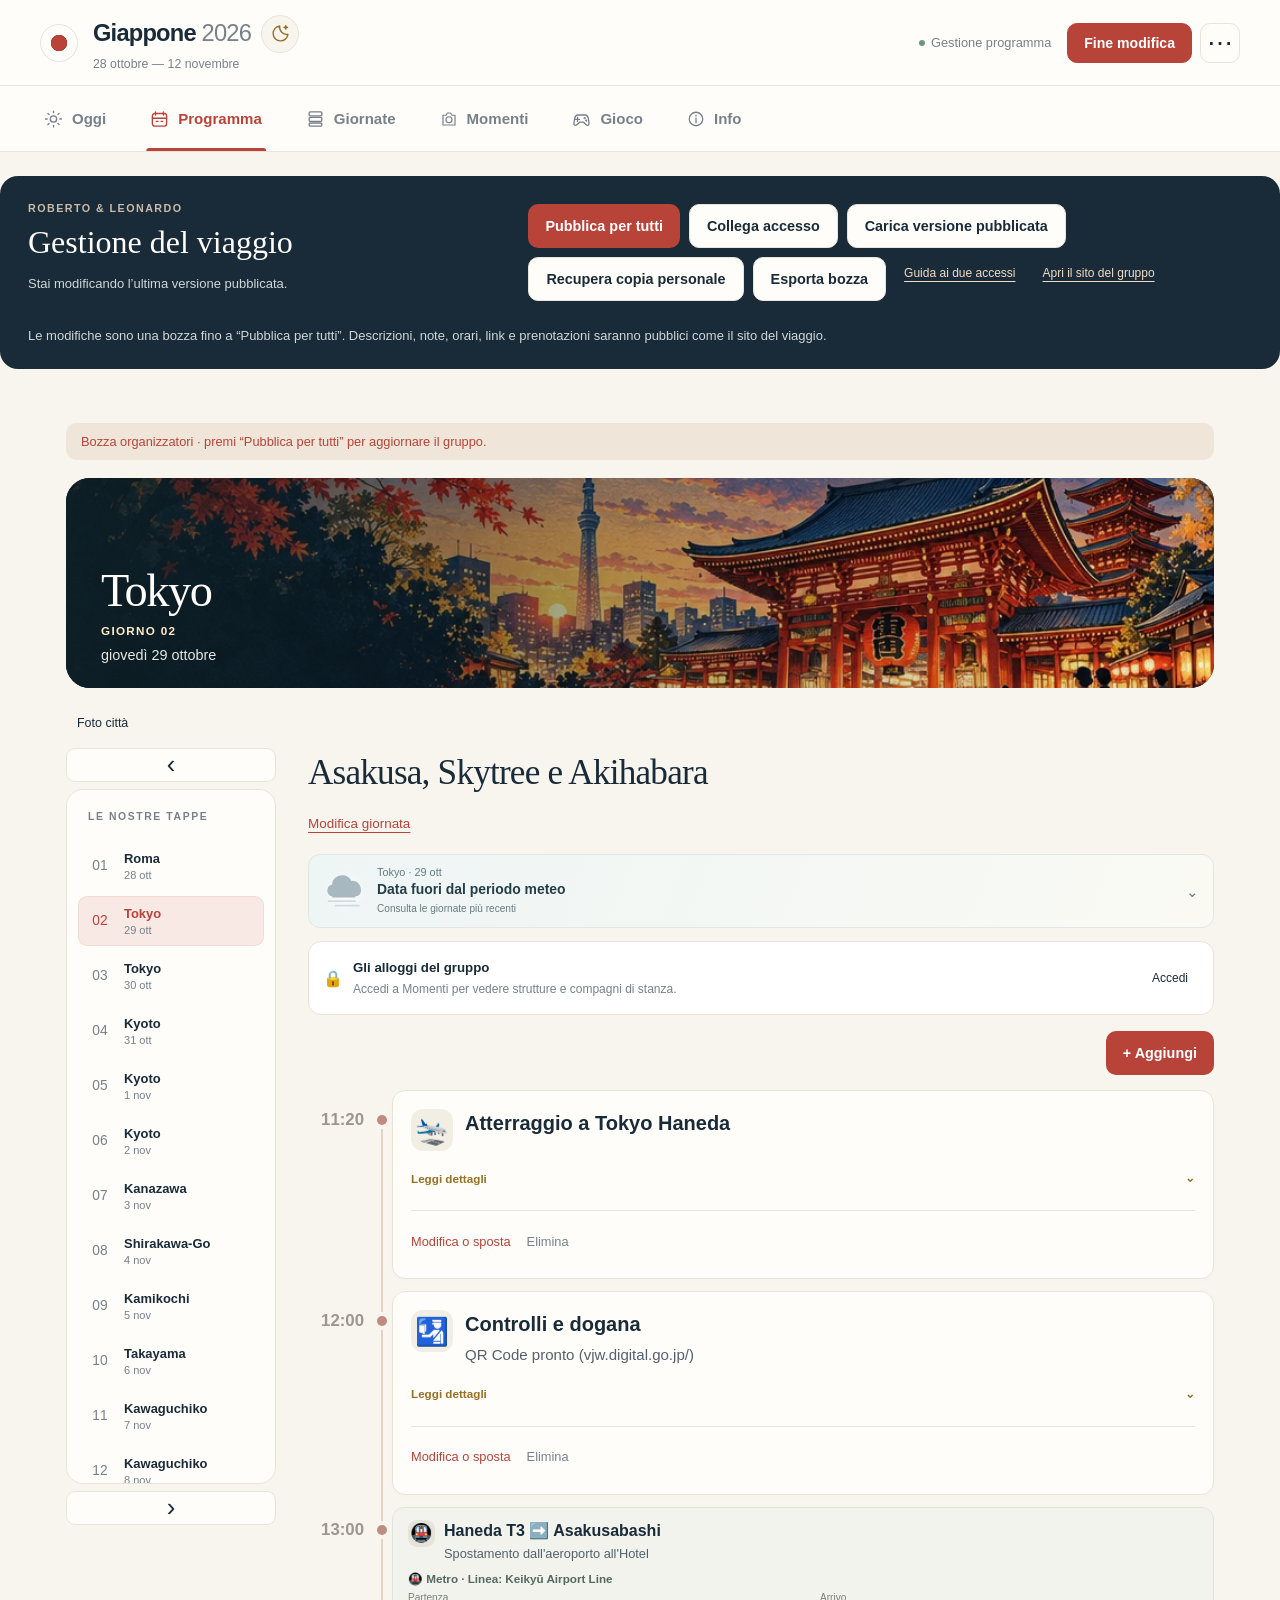
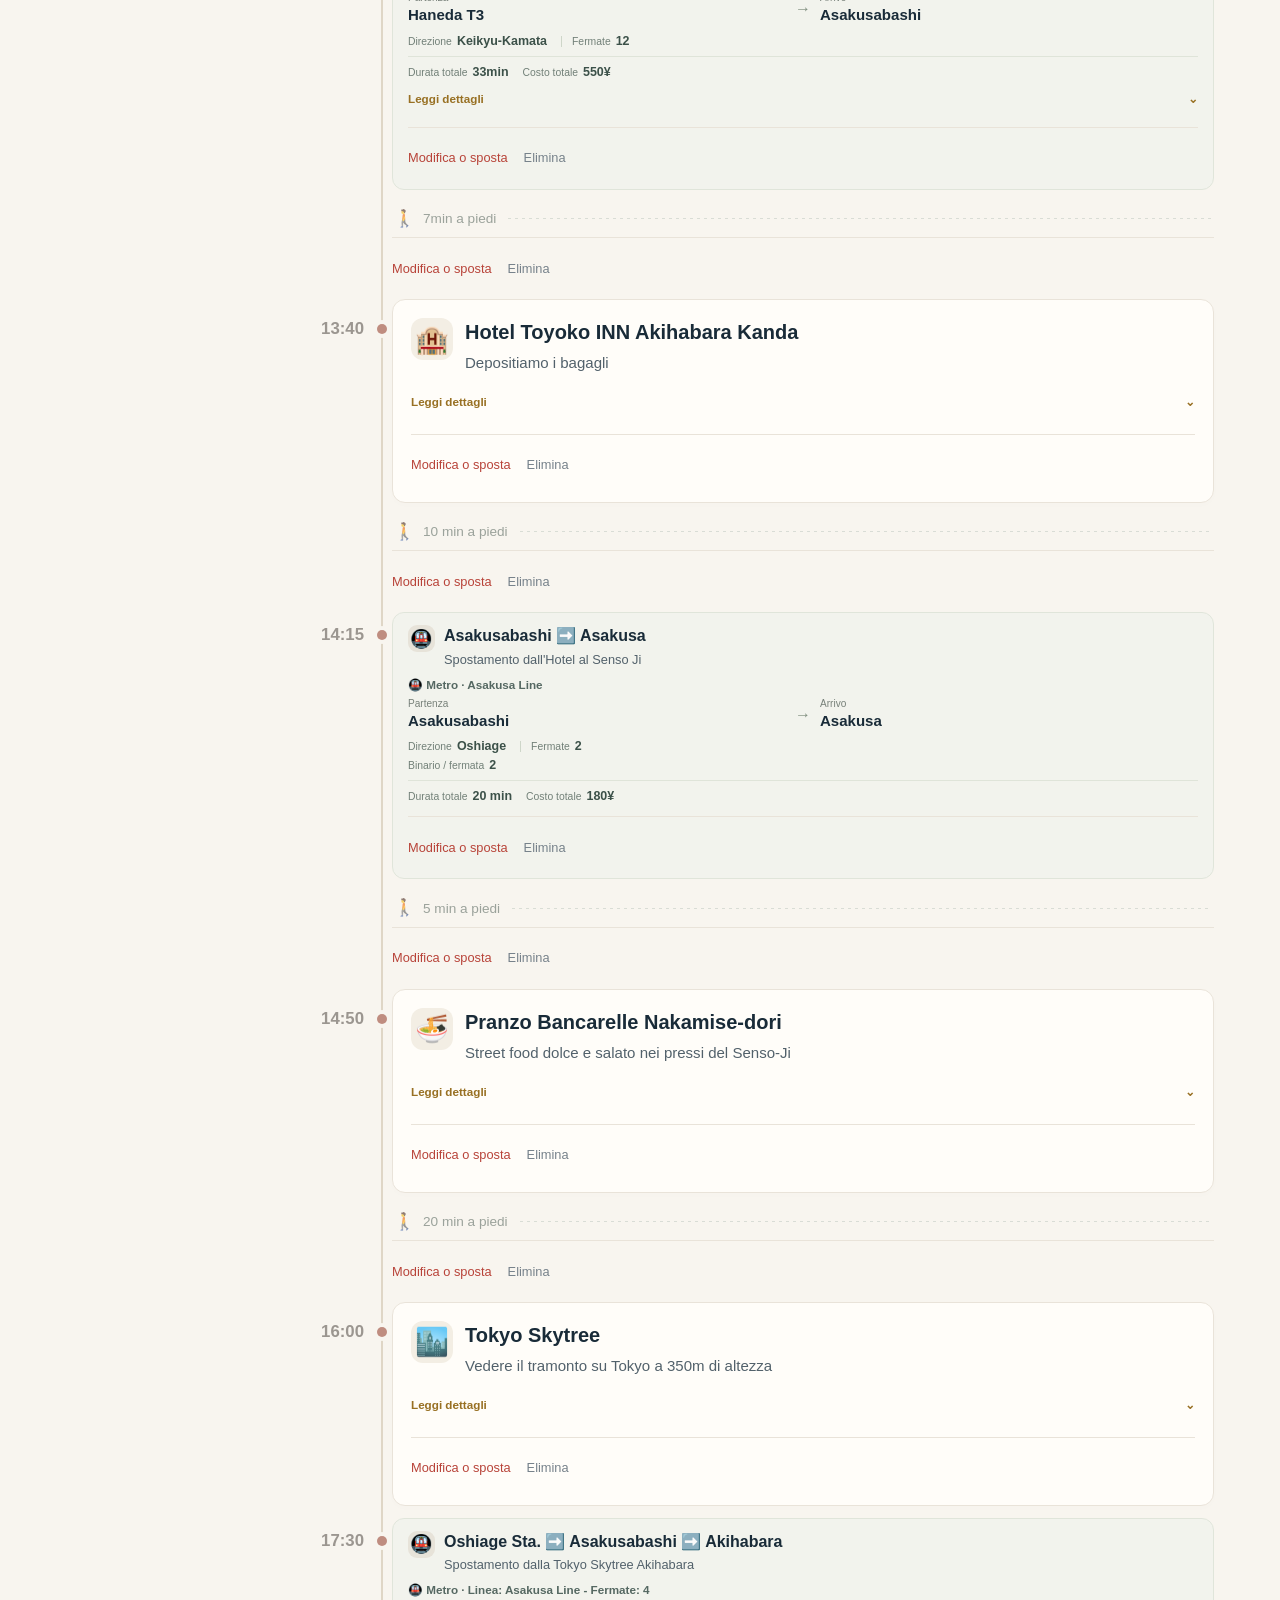
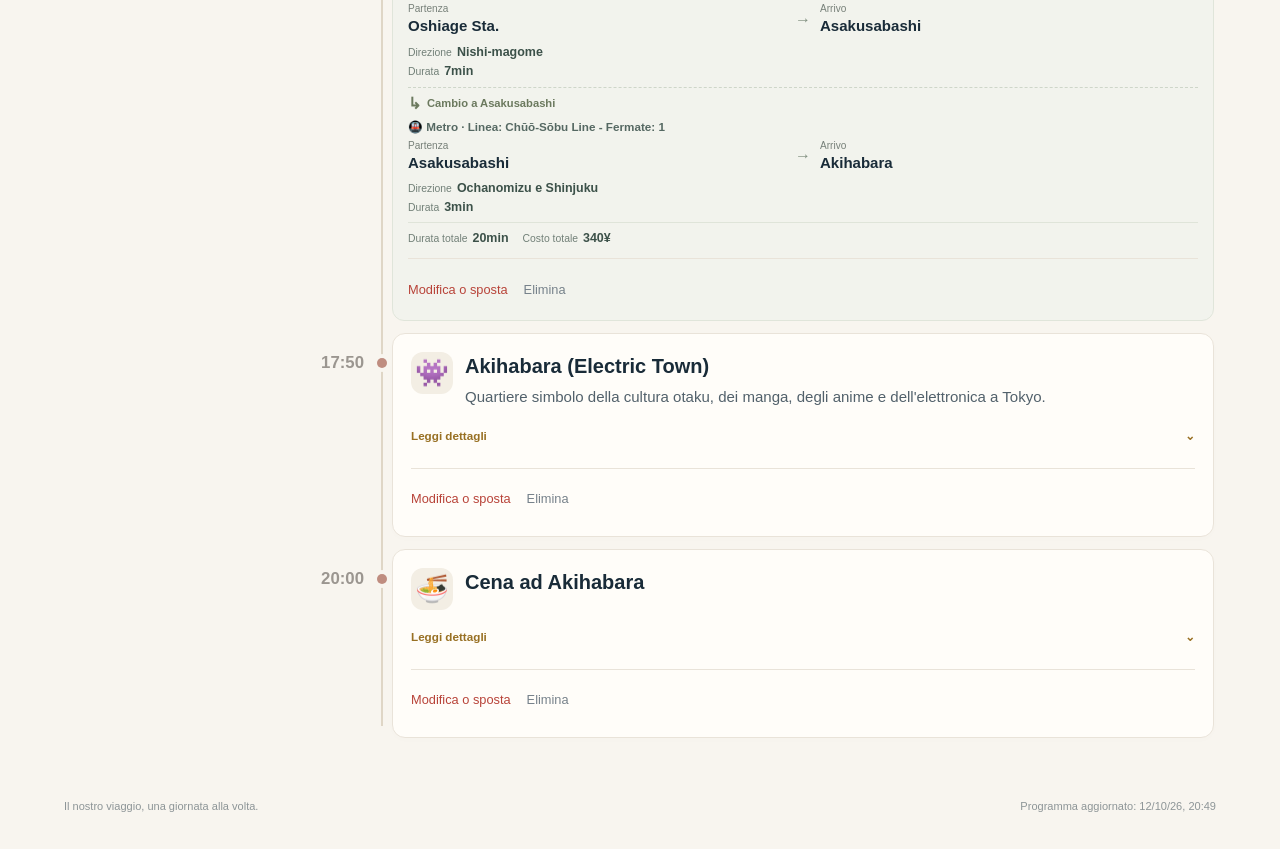
<file: Giappone2026/gestione.html>
<!doctype html><html lang="it"><head><meta charset="utf-8"><meta name="viewport" content="width=device-width,initial-scale=1"><meta name="robots" content="noindex,nofollow"><meta name="referrer" content="no-referrer"><title>Gestione · Giappone 2026</title><script>const url=new URL('./',location.href);url.searchParams.set('gestione','1');location.replace(url.href);</script></head><body><p>Apri la <a href="./?gestione=1">Gestione del programma</a>.</p></body></html>
</file>
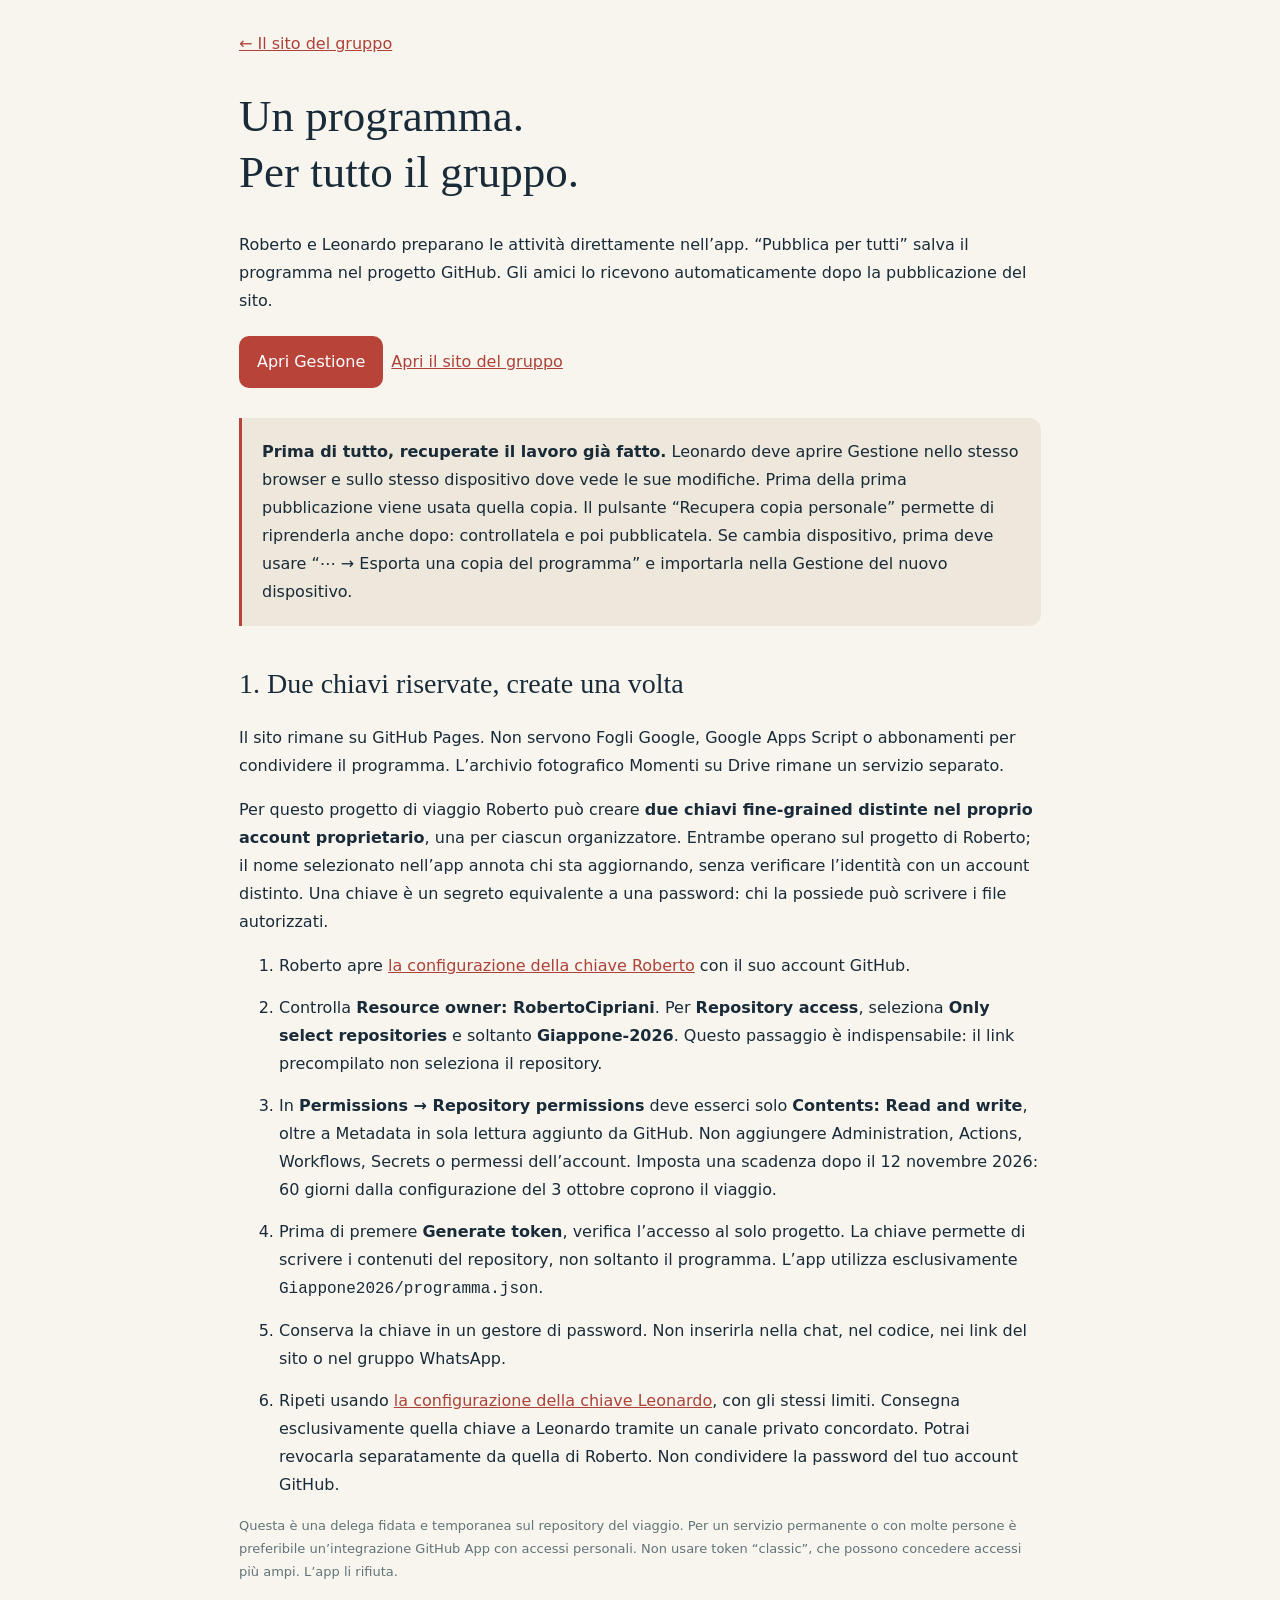
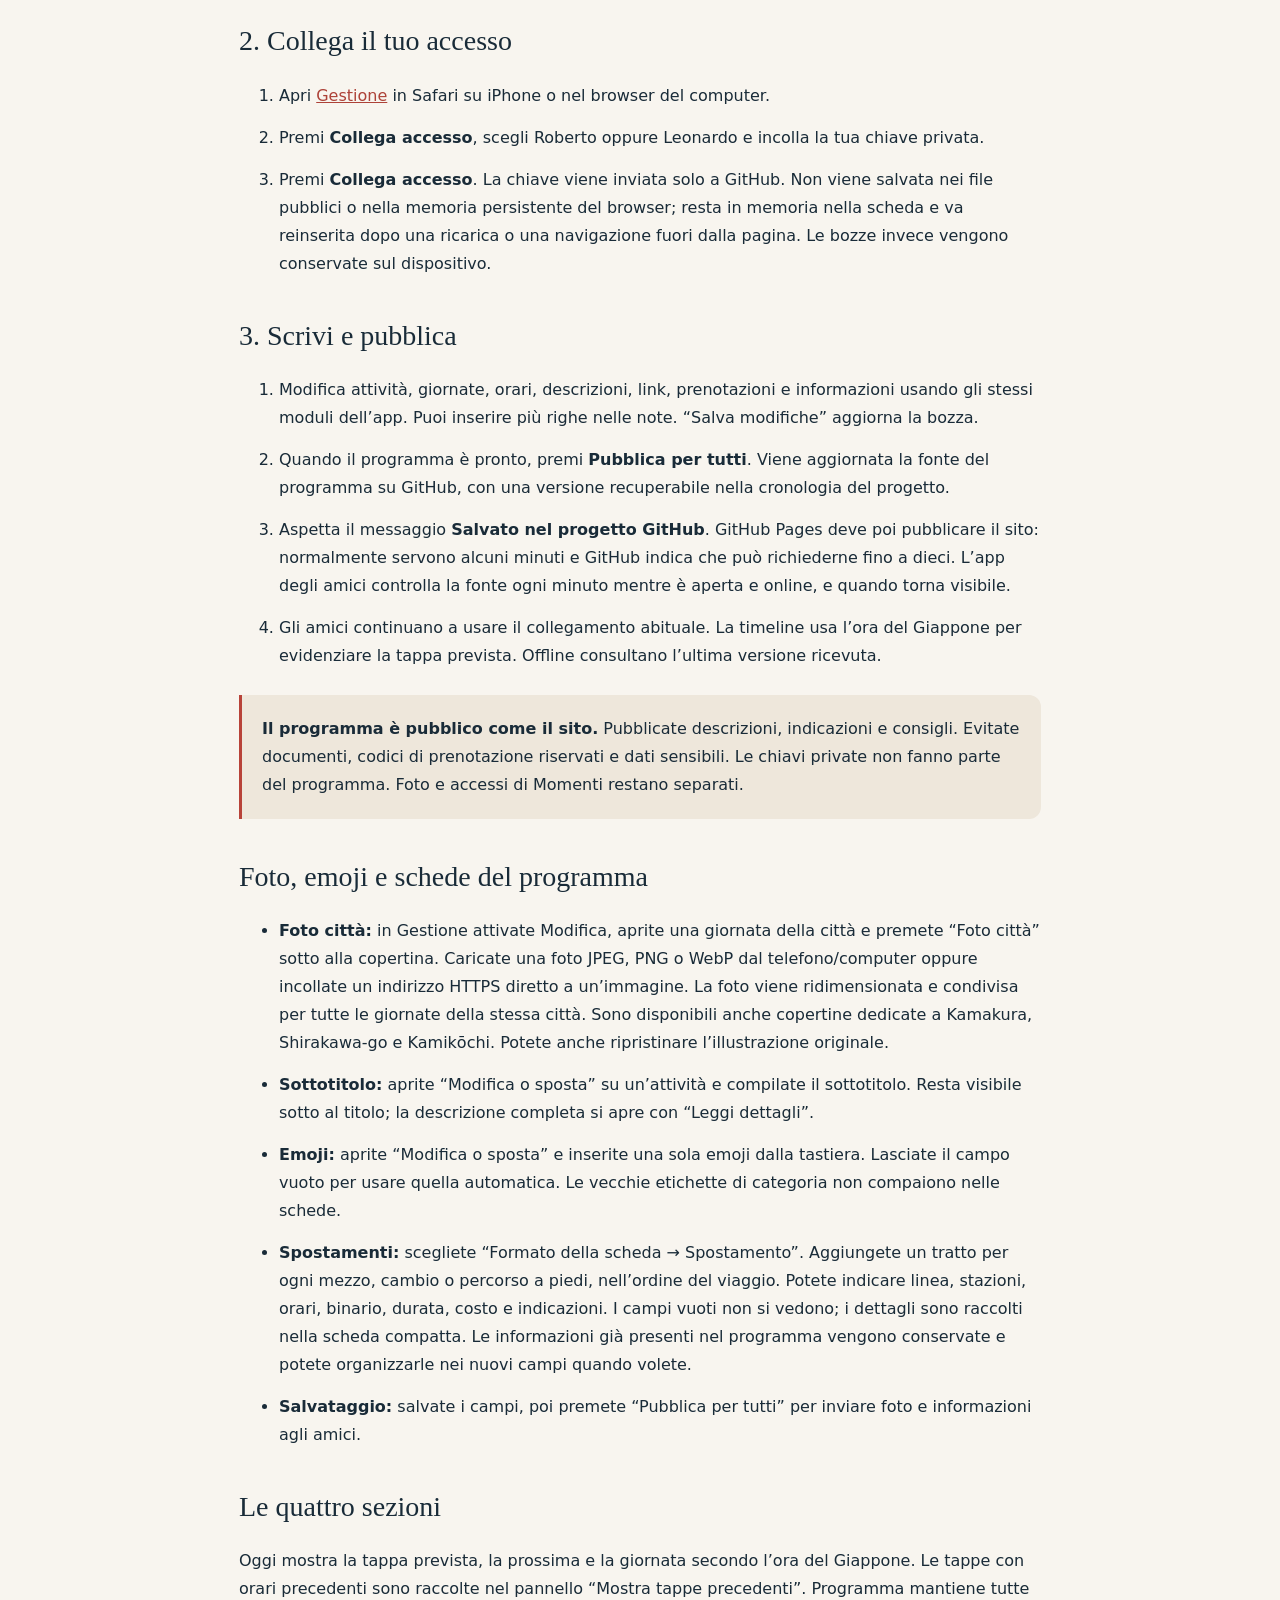
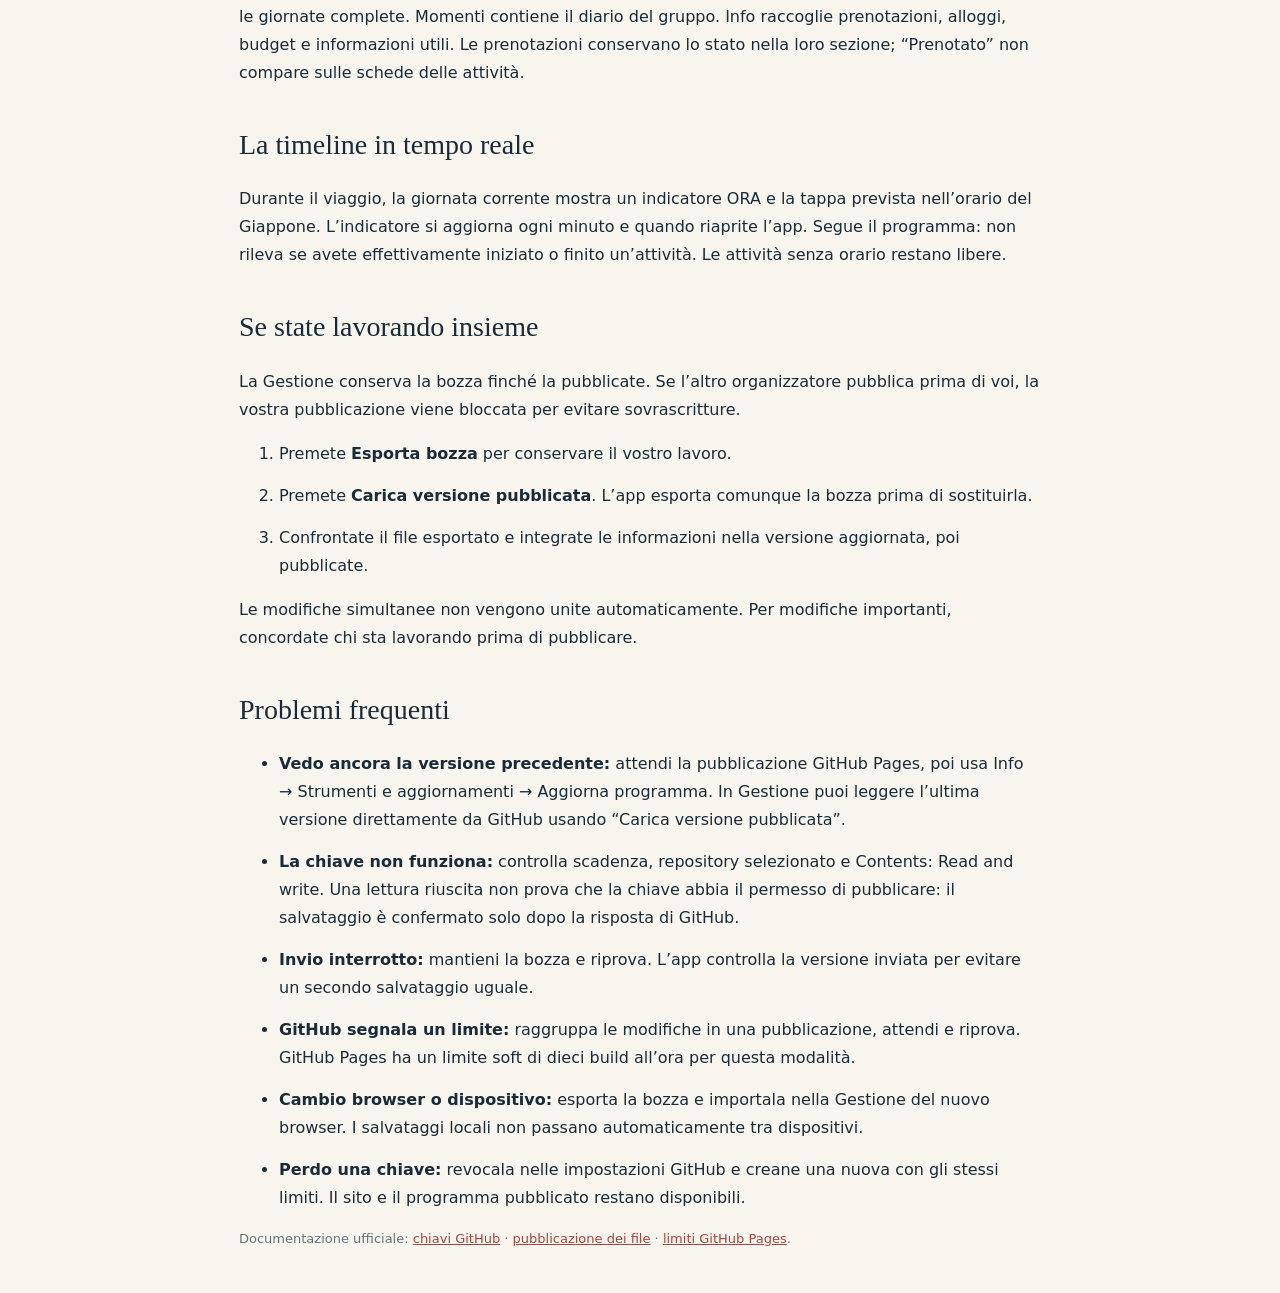
<file: Giappone2026/guida-gestione.html>
<!doctype html><html lang="it"><head><meta charset="utf-8"><meta name="viewport" content="width=device-width,initial-scale=1"><meta name="robots" content="noindex,nofollow"><meta name="referrer" content="no-referrer"><title>Gestione del viaggio · Roberto e Leonardo</title><style>*{box-sizing:border-box}body{font:16px/1.75 system-ui,sans-serif;background:#f8f5ef;color:#192b38;max-width:850px;margin:auto;padding:30px 24px}h1,h2{font-family:Georgia,serif;font-weight:400;line-height:1.25}h1{font-size:45px}h2{margin-top:40px;font-size:28px}a{color:#ad4238}.note{padding:20px;background:#eee7db;border-left:3px solid #b84339;border-radius:0 12px 12px 0;margin:25px 0}li{margin:14px 0}code{overflow-wrap:anywhere}.button{display:inline-block;border-radius:10px;background:#b84339;color:white;text-decoration:none;padding:12px 18px;margin:5px 8px 5px 0}.small{font-size:13px;color:#617478}@media(max-width:450px){h1{font-size:35px}body{font-size:14px}}</style></head><body><a href="./">← Il sito del gruppo</a><h1>Un programma.<br>Per tutto il gruppo.</h1><p>Roberto e Leonardo preparano le attività direttamente nell’app. “Pubblica per tutti” salva il programma nel progetto GitHub. Gli amici lo ricevono automaticamente dopo la pubblicazione del sito.</p><p><a class="button" href="gestione.html">Apri Gestione</a><a href="./">Apri il sito del gruppo</a></p><div class="note"><strong>Prima di tutto, recuperate il lavoro già fatto.</strong> Leonardo deve aprire Gestione nello stesso browser e sullo stesso dispositivo dove vede le sue modifiche. Prima della prima pubblicazione viene usata quella copia. Il pulsante “Recupera copia personale” permette di riprenderla anche dopo: controllatela e poi pubblicatela. Se cambia dispositivo, prima deve usare “⋯ → Esporta una copia del programma” e importarla nella Gestione del nuovo dispositivo.</div><h2>1. Due chiavi riservate, create una volta</h2><p>Il sito rimane su GitHub Pages. Non servono Fogli Google, Google Apps Script o abbonamenti per condividere il programma. L’archivio fotografico Momenti su Drive rimane un servizio separato.</p><p>Per questo progetto di viaggio Roberto può creare <strong>due chiavi fine-grained distinte nel proprio account proprietario</strong>, una per ciascun organizzatore. Entrambe operano sul progetto di Roberto; il nome selezionato nell’app annota chi sta aggiornando, senza verificare l’identità con un account distinto. Una chiave è un segreto equivalente a una password: chi la possiede può scrivere i file autorizzati.</p><ol><li>Roberto apre <a href="https://github.com/settings/personal-access-tokens/new?name=Giappone-2026-Roberto&amp;target_name=RobertoCipriani&amp;expires_in=60&amp;contents=write" target="_blank" rel="noopener noreferrer">la configurazione della chiave Roberto</a> con il suo account GitHub.</li><li>Controlla <strong>Resource owner: RobertoCipriani</strong>. Per <strong>Repository access</strong>, seleziona <strong>Only select repositories</strong> e soltanto <strong>Giappone-2026</strong>. Questo passaggio è indispensabile: il link precompilato non seleziona il repository.</li><li>In <strong>Permissions → Repository permissions</strong> deve esserci solo <strong>Contents: Read and write</strong>, oltre a Metadata in sola lettura aggiunto da GitHub. Non aggiungere Administration, Actions, Workflows, Secrets o permessi dell’account. Imposta una scadenza dopo il 12 novembre 2026: 60 giorni dalla configurazione del 3 ottobre coprono il viaggio.</li><li>Prima di premere <strong>Generate token</strong>, verifica l’accesso al solo progetto. La chiave permette di scrivere i contenuti del repository, non soltanto il programma. L’app utilizza esclusivamente <code>Giappone2026/programma.json</code>.</li><li>Conserva la chiave in un gestore di password. Non inserirla nella chat, nel codice, nei link del sito o nel gruppo WhatsApp.</li><li>Ripeti usando <a href="https://github.com/settings/personal-access-tokens/new?name=Giappone-2026-Leonardo&amp;target_name=RobertoCipriani&amp;expires_in=60&amp;contents=write" target="_blank" rel="noopener noreferrer">la configurazione della chiave Leonardo</a>, con gli stessi limiti. Consegna esclusivamente quella chiave a Leonardo tramite un canale privato concordato. Potrai revocarla separatamente da quella di Roberto. Non condividere la password del tuo account GitHub.</li></ol><p class="small">Questa è una delega fidata e temporanea sul repository del viaggio. Per un servizio permanente o con molte persone è preferibile un’integrazione GitHub App con accessi personali. Non usare token “classic”, che possono concedere accessi più ampi. L’app li rifiuta.</p><h2>2. Collega il tuo accesso</h2><ol><li>Apri <a href="gestione.html">Gestione</a> in Safari su iPhone o nel browser del computer.</li><li>Premi <strong>Collega accesso</strong>, scegli Roberto oppure Leonardo e incolla la tua chiave privata.</li><li>Premi <strong>Collega accesso</strong>. La chiave viene inviata solo a GitHub. Non viene salvata nei file pubblici o nella memoria persistente del browser; resta in memoria nella scheda e va reinserita dopo una ricarica o una navigazione fuori dalla pagina. Le bozze invece vengono conservate sul dispositivo.</li></ol><h2>3. Scrivi e pubblica</h2><ol><li>Modifica attività, giornate, orari, descrizioni, link, prenotazioni e informazioni usando gli stessi moduli dell’app. Puoi inserire più righe nelle note. “Salva modifiche” aggiorna la bozza.</li><li>Quando il programma è pronto, premi <strong>Pubblica per tutti</strong>. Viene aggiornata la fonte del programma su GitHub, con una versione recuperabile nella cronologia del progetto.</li><li>Aspetta il messaggio <strong>Salvato nel progetto GitHub</strong>. GitHub Pages deve poi pubblicare il sito: normalmente servono alcuni minuti e GitHub indica che può richiederne fino a dieci. L’app degli amici controlla la fonte ogni minuto mentre è aperta e online, e quando torna visibile.</li><li>Gli amici continuano a usare il collegamento abituale. La timeline usa l’ora del Giappone per evidenziare la tappa prevista. Offline consultano l’ultima versione ricevuta.</li></ol><div class="note"><strong>Il programma è pubblico come il sito.</strong> Pubblicate descrizioni, indicazioni e consigli. Evitate documenti, codici di prenotazione riservati e dati sensibili. Le chiavi private non fanno parte del programma. Foto e accessi di Momenti restano separati.</div><h2>Foto, emoji e schede del programma</h2><ul><li><strong>Foto città:</strong> in Gestione attivate Modifica, aprite una giornata della città e premete “Foto città” sotto alla copertina. Caricate una foto JPEG, PNG o WebP dal telefono/computer oppure incollate un indirizzo HTTPS diretto a un’immagine. La foto viene ridimensionata e condivisa per tutte le giornate della stessa città. Sono disponibili anche copertine dedicate a Kamakura, Shirakawa-go e Kamikōchi. Potete anche ripristinare l’illustrazione originale.</li><li><strong>Sottotitolo:</strong> aprite “Modifica o sposta” su un’attività e compilate il sottotitolo. Resta visibile sotto al titolo; la descrizione completa si apre con “Leggi dettagli”.</li><li><strong>Emoji:</strong> aprite “Modifica o sposta” e inserite una sola emoji dalla tastiera. Lasciate il campo vuoto per usare quella automatica. Le vecchie etichette di categoria non compaiono nelle schede.</li><li><strong>Spostamenti:</strong> scegliete “Formato della scheda → Spostamento”. Aggiungete un tratto per ogni mezzo, cambio o percorso a piedi, nell’ordine del viaggio. Potete indicare linea, stazioni, orari, binario, durata, costo e indicazioni. I campi vuoti non si vedono; i dettagli sono raccolti nella scheda compatta. Le informazioni già presenti nel programma vengono conservate e potete organizzarle nei nuovi campi quando volete.</li><li><strong>Salvataggio:</strong> salvate i campi, poi premete “Pubblica per tutti” per inviare foto e informazioni agli amici.</li></ul><h2>Le quattro sezioni</h2><p>Oggi mostra la tappa prevista, la prossima e la giornata secondo l’ora del Giappone. Le tappe con orari precedenti sono raccolte nel pannello “Mostra tappe precedenti”. Programma mantiene tutte le giornate complete. Momenti contiene il diario del gruppo. Info raccoglie prenotazioni, alloggi, budget e informazioni utili. Le prenotazioni conservano lo stato nella loro sezione; “Prenotato” non compare sulle schede delle attività.</p><h2>La timeline in tempo reale</h2><p>Durante il viaggio, la giornata corrente mostra un indicatore ORA e la tappa prevista nell’orario del Giappone. L’indicatore si aggiorna ogni minuto e quando riaprite l’app. Segue il programma: non rileva se avete effettivamente iniziato o finito un’attività. Le attività senza orario restano libere.</p><h2>Se state lavorando insieme</h2><p>La Gestione conserva la bozza finché la pubblicate. Se l’altro organizzatore pubblica prima di voi, la vostra pubblicazione viene bloccata per evitare sovrascritture.</p><ol><li>Premete <strong>Esporta bozza</strong> per conservare il vostro lavoro.</li><li>Premete <strong>Carica versione pubblicata</strong>. L’app esporta comunque la bozza prima di sostituirla.</li><li>Confrontate il file esportato e integrate le informazioni nella versione aggiornata, poi pubblicate.</li></ol><p>Le modifiche simultanee non vengono unite automaticamente. Per modifiche importanti, concordate chi sta lavorando prima di pubblicare.</p><h2>Problemi frequenti</h2><ul><li><strong>Vedo ancora la versione precedente:</strong> attendi la pubblicazione GitHub Pages, poi usa Info → Strumenti e aggiornamenti → Aggiorna programma. In Gestione puoi leggere l’ultima versione direttamente da GitHub usando “Carica versione pubblicata”.</li><li><strong>La chiave non funziona:</strong> controlla scadenza, repository selezionato e Contents: Read and write. Una lettura riuscita non prova che la chiave abbia il permesso di pubblicare: il salvataggio è confermato solo dopo la risposta di GitHub.</li><li><strong>Invio interrotto:</strong> mantieni la bozza e riprova. L’app controlla la versione inviata per evitare un secondo salvataggio uguale.</li><li><strong>GitHub segnala un limite:</strong> raggruppa le modifiche in una pubblicazione, attendi e riprova. GitHub Pages ha un limite soft di dieci build all’ora per questa modalità.</li><li><strong>Cambio browser o dispositivo:</strong> esporta la bozza e importala nella Gestione del nuovo browser. I salvataggi locali non passano automaticamente tra dispositivi.</li><li><strong>Perdo una chiave:</strong> revocala nelle impostazioni GitHub e creane una nuova con gli stessi limiti. Il sito e il programma pubblicato restano disponibili.</li></ul><p class="small">Documentazione ufficiale: <a href="https://docs.github.com/en/authentication/keeping-your-account-and-data-secure/managing-your-personal-access-tokens" target="_blank" rel="noopener">chiavi GitHub</a> · <a href="https://docs.github.com/en/rest/repos/contents" target="_blank" rel="noopener">pubblicazione dei file</a> · <a href="https://docs.github.com/en/pages/getting-started-with-github-pages/github-pages-limits" target="_blank" rel="noopener">limiti GitHub Pages</a>.</p></body></html>
</file>
<file: Giappone2026/styles.css>
:root{--ink:#17263d;--muted:#64738a;--accent:#bd3b46;--accent-soft:#fbeef0;--paper:#f4f6fa;--line:#e2e7ee;--white:#fff;--radius:18px;--shadow:0 10px 30px #17263d08;color-scheme:light;font-family:"Segoe UI",-apple-system,BlinkMacSystemFont,Arial,sans-serif;font-size:16px;color:var(--ink);background:var(--paper)}*{box-sizing:border-box}body{margin:0}button,input,select,textarea{font:inherit}button,a,input,select,textarea{-webkit-tap-highlight-color:transparent}button{cursor:pointer}button:disabled{cursor:default;opacity:.45}button{border:0;background:none;color:inherit}a{color:var(--ink);text-underline-offset:4px}button:focus-visible,a:focus-visible,input:focus-visible,textarea:focus-visible,select:focus-visible{outline:3px solid #bd3b4677;outline-offset:3px}button:hover{filter:brightness(.96)}[hidden]{display:none!important}.masthead{height:90px;background:var(--white);padding:0 max(24px,calc((100vw - 1200px)/2));display:flex;align-items:center;justify-content:space-between;border-bottom:1px solid var(--line);gap:16px}.brand{display:flex;gap:15px;align-items:center}.flag{height:38px;width:38px;border:1px solid var(--line);border-radius:50%;background:radial-gradient(circle,var(--accent) 0 8px,#fff 8.5px)}.brand-name{font-size:1.48rem;font-weight:700;letter-spacing:-.7px;display:block}.brand-name b{font-weight:400;color:var(--muted)}.brand-dates{font-size:.85rem;color:var(--muted);display:block;margin-top:4px}.head-actions{display:flex;gap:9px;align-items:center}.save-state{font-size:.8rem;color:var(--muted);margin-right:8px}.edit-toggle{font-size:.88rem;font-weight:600;border:1px solid var(--line);border-radius:10px;padding:11px 16px}.edit-toggle[aria-pressed=true]{background:var(--accent);border-color:var(--accent);color:white}.icon-button{display:inline-grid;place-items:center;width:40px;height:40px;border-radius:10px;border:1px solid var(--line);font-size:1.6rem}.tools-menu{position:absolute;right:max(20px,calc((100vw - 1200px)/2));top:75px;background:white;padding:8px;border:1px solid var(--line);box-shadow:0 10px 45px #17263d24;border-radius:14px;z-index:30;width:min(320px,calc(100vw - 32px))}.tools-menu button{display:block;text-align:left;padding:14px;border-radius:8px;width:100%;font-size:.9rem}.tools-menu button:hover{background:var(--paper)}.main-tabs{padding:0 max(20px,calc((100vw - 1200px)/2));height:64px;display:flex;gap:28px;background:white;border-bottom:1px solid var(--line);position:sticky;top:0;z-index:20}.main-tabs button{display:flex;align-items:center;gap:8px;position:relative;padding:0 4px;color:var(--muted);font-size:.94rem;font-weight:600;white-space:nowrap}.main-tabs button.active{color:var(--accent)}.main-tabs button.active:after{content:"";position:absolute;bottom:0;left:0;right:0;height:3px;background:var(--accent);border-radius:4px 4px 0 0}.main-tabs button>span:first-child{font-size:1.1rem}.nav-count{font-size:.72rem;border-radius:6px;background:var(--accent-soft);color:var(--accent);padding:2px 5px}.storage-warning{padding:15px 22px;background:#fff3d9;border-bottom:1px solid #dfc690;color:#66490d;line-height:1.5}main{max-width:1200px;margin:0 auto;padding:26px 24px 40px;min-height:65vh;outline:0}.journey-art{height:142px;border-radius:20px;overflow:hidden;background:#dbe5ee;position:relative;margin-bottom:22px}.journey-art img{width:100%;height:100%;object-fit:cover;object-position:50% 48%}.journey-art:after{content:"";position:absolute;inset:0;background:linear-gradient(90deg,#17263dc9,transparent 80%)}.art-copy{position:absolute;z-index:1;left:24px;bottom:20px;color:white}.art-copy strong{font-size:1.2rem;letter-spacing:-.3px;display:block}.art-copy span{display:block;font-size:.85rem;margin-top:5px;opacity:.93}.program-layout{display:grid;grid-template-columns:230px minmax(0,1fr);gap:24px}.day-list{display:flex;flex-direction:column;gap:5px;padding:13px;background:white;border-radius:var(--radius);border:1px solid var(--line);height:max-content;position:sticky;top:84px;max-height:calc(100vh - 110px);overflow:auto}.rail-label{font-size:.76rem;font-weight:600;color:var(--muted);letter-spacing:1px;text-transform:uppercase;padding:7px 10px 12px}.day-button{border-radius:11px;display:flex;align-items:center;gap:13px;padding:11px 10px;text-align:left;width:100%}.day-button:hover{background:var(--paper)}.day-button.selected{background:var(--accent-soft)}.day-number{font-size:1.12rem;font-weight:600;color:var(--muted);width:27px;flex-shrink:0;text-align:center}.selected .day-number{color:var(--accent)}.day-button .day-city{font-size:.88rem;font-weight:650;display:block}.day-button .day-date{font-size:.78rem;color:var(--muted);display:block;margin-top:2px}.day-button.selected .day-city{color:var(--accent)}.day-top{display:flex;justify-content:space-between;align-items:center;gap:15px;margin-bottom:14px}.eyebrow{font-size:.78rem;text-transform:uppercase;letter-spacing:1.3px;color:var(--accent);font-weight:650}.day-pager{display:flex;gap:7px}.day-pager button{height:36px;width:36px;background:white;border:1px solid var(--line);border-radius:9px;font-size:1.15rem}.day-heading h1,.page-heading h1{font-size:clamp(1.7rem,3vw,2.3rem);letter-spacing:-1px;line-height:1.16;margin:8px 0 11px}.day-subtitle,.page-heading p{margin:0;color:var(--muted);font-size:.96rem;line-height:1.5}.day-heading{margin-bottom:21px}.edit-day{font-size:.84rem;color:var(--accent);text-decoration:underline;text-underline-offset:4px;margin-top:12px;padding:0}.stay-card{background:var(--ink);border-radius:14px;color:white;display:flex;align-items:center;justify-content:space-between;gap:14px;padding:17px 20px;margin-bottom:19px}.stay-card small{display:block;color:#c5d0df;font-size:.8rem;margin-bottom:5px}.stay-card strong{font-size:.96rem}.stay-card a{color:white;border:1px solid #ffffff38;border-radius:8px;padding:8px 12px;white-space:nowrap;font-size:.8rem;text-decoration:none}.notice{background:white;border:1px solid var(--line);border-left:3px solid var(--accent);border-radius:11px;padding:13px 15px;margin-bottom:11px;font-size:.88rem;line-height:1.55;color:#455268;display:flex;gap:12px;align-items:start}.notice strong{color:var(--ink)}.notice button{font-size:.8rem;color:var(--accent);margin-left:auto;flex-shrink:0}.timeline-head{display:flex;justify-content:space-between;align-items:center;margin:24px 0 15px}.timeline-head h2{font-size:1rem;margin:0}.timeline-head span{font-size:.8rem;font-weight:400;color:var(--muted);margin-left:8px}.primary{background:var(--accent);color:white;padding:11px 17px;border-radius:10px;font-size:.9rem;font-weight:600}.secondary{border:1px solid var(--line);padding:11px 17px;border-radius:10px;background:white;font-size:.9rem;font-weight:600}.timeline{display:flex;flex-direction:column;gap:13px}.event{display:grid;grid-template-columns:54px 1fr;gap:17px}.event-time{color:var(--muted);font-size:.85rem;font-weight:650;padding-top:18px;position:relative;text-align:right}.event-time:after{content:"";position:absolute;right:-15px;top:24px;width:5px;height:5px;background:var(--accent);border-radius:50%;box-shadow:0 0 0 4px var(--paper)}.event-card{background:white;border:1px solid var(--line);border-radius:14px;padding:17px 19px;box-shadow:var(--shadow);min-width:0}.event.done .event-card{opacity:.7}.event.done h3{text-decoration:line-through;color:var(--muted)}.event-title-row{display:flex;align-items:start;gap:12px}.event h3{font-size:1rem;line-height:1.4;margin:0;white-space:pre-line;overflow-wrap:anywhere;font-weight:650;flex:1}.kind-label{display:inline-block;font-size:.7rem;letter-spacing:.5px;text-transform:uppercase;color:var(--muted);margin-bottom:7px}.check-event{width:22px;height:22px;border:1.5px solid #bec7d2;border-radius:50%;margin-top:1px;flex-shrink:0;font-size:.8rem;display:grid;place-items:center}.check-event[aria-pressed=true]{border-color:var(--accent);color:white;background:var(--accent)}.event-notes{color:var(--muted);font-size:.9rem;white-space:pre-line;line-height:1.5;margin:9px 0;overflow-wrap:anywhere}.event-bottom{display:flex;gap:8px;flex-wrap:wrap;align-items:center;margin-top:12px}.event-bottom:empty{display:none}.map-link,.event-link{font-size:.8rem;border-radius:7px;background:var(--paper);padding:7px 10px;color:#40516b;text-decoration:none;display:inline-block}.event-link{color:var(--accent);background:var(--accent-soft)}.chip{font-size:.75rem;display:inline-flex;align-items:center;border-radius:6px;padding:5px 8px;background:#edf3f6;color:#456173}.chip.pending{background:var(--accent-soft);color:var(--accent)}.event-actions{display:flex;gap:14px;border-top:1px solid var(--line);padding-top:12px;margin-top:13px}.event-actions button{font-size:.8rem;padding:0;color:var(--muted)}.event-actions button:first-child{color:var(--accent)}.day-notes{white-space:pre-line;border-radius:12px;background:#e9eef5;padding:16px;line-height:1.55;font-size:.94rem;margin-bottom:15px}.empty{background:white;border:1px dashed #c7d0dd;border-radius:15px;padding:35px 22px;line-height:1.6;text-align:center;color:var(--muted)}.page-heading{margin:8px 0 24px}.page-heading .heading-row{display:flex;justify-content:space-between;align-items:center;gap:14px}.booking-tools{display:flex;justify-content:space-between;gap:15px;align-items:center;flex-wrap:wrap;margin-bottom:22px}.segmented{display:flex;gap:5px;padding:5px;background:#e8edf4;border-radius:12px}.segmented button{padding:10px 14px;font-size:.84rem;border-radius:8px}.segmented button.active{background:white;box-shadow:0 2px 5px #17263d0a;font-weight:600}.search-field{border:1px solid var(--line);border-radius:10px;background:white;padding:11px 14px;font-size:.9rem;width:min(100%,280px)}.booking-grid{display:grid;grid-template-columns:repeat(2,minmax(0,1fr));gap:17px}.booking-card{background:white;border:1px solid var(--line);padding:22px;border-radius:var(--radius);box-shadow:var(--shadow)}.booking-category{font-size:.73rem;color:var(--muted);text-transform:uppercase;letter-spacing:.7px}.booking-title-row{display:flex;align-items:start;justify-content:space-between;gap:10px;margin:9px 0 15px}.booking-title-row h2{font-size:1.1rem;letter-spacing:-.25px;line-height:1.4;margin:0}.booking-card p{font-size:.88rem;color:var(--muted);line-height:1.6;white-space:pre-line;overflow-wrap:anywhere}.booking-meta{display:grid;grid-template-columns:1fr 1fr;gap:13px 20px;margin-top:19px;padding-top:16px;border-top:1px solid var(--line)}.booking-meta small{font-size:.74rem;color:var(--muted);display:block;margin-bottom:4px}.booking-meta strong{font-size:.88rem;font-weight:600}.cost-total{background:var(--ink);color:white;border-radius:22px;padding:28px;margin-bottom:24px;display:flex;align-items:center;justify-content:space-between;gap:20px}.cost-total small{font-size:.85rem;color:#ced7e3}.cost-total strong{font-size:2.6rem;letter-spacing:-1.5px;display:block;margin-top:9px}.cost-total p{font-size:.88rem;line-height:1.5;color:#ced7e3;max-width:310px;margin:0}.budget-list{background:white;border:1px solid var(--line);border-radius:var(--radius);padding:7px 22px}.budget-item{display:grid;grid-template-columns:1fr auto;align-items:center;padding:21px 0;border-bottom:1px solid var(--line);gap:12px}.budget-item:last-child{border:0}.budget-item strong{font-size:1rem}.budget-item small{color:var(--muted);display:block;margin-top:5px;font-size:.8rem}.budget-amount{display:flex;align-items:center;gap:13px;font-weight:600}.budget-amount button{font-size:.78rem;color:var(--accent);font-weight:400;text-decoration:underline}.bar{width:100%;height:4px;border-radius:4px;background:#edf0f5;margin-top:12px}.bar span{display:block;height:100%;background:var(--accent);border-radius:4px}.info-grid{display:grid;grid-template-columns:1fr 1fr;gap:20px}.info-card{border:1px solid var(--line);border-radius:var(--radius);padding:24px;background:white}.info-card h2{font-size:1.05rem;margin:0 0 16px}.info-card p,.info-card li{line-height:1.6;color:var(--muted);font-size:.94rem;white-space:pre-line;overflow-wrap:anywhere}.info-card a{color:var(--accent);font-size:.9rem}.info-card.wide{grid-column:1/-1}.converter{display:flex;gap:12px;align-items:center;flex-wrap:wrap}.converter input{width:140px;padding:12px;border:1px solid var(--line);border-radius:9px;background:var(--paper)}.converter strong{font-size:1.2rem}.info-actions{display:flex;gap:12px;flex-wrap:wrap;margin-top:15px}.app-footer{max-width:1200px;margin:0 auto;padding:10px 24px 30px;display:flex;gap:15px;justify-content:space-between;color:var(--muted);font-size:.78rem;line-height:1.5}.toast{position:fixed;bottom:25px;left:50%;transform:translateX(-50%);padding:14px 20px;border-radius:12px;background:var(--ink);color:white;box-shadow:0 7px 30px #17263d33;z-index:100;font-size:.9rem;max-width:calc(100vw - 32px);line-height:1.5}dialog{width:min(560px,calc(100vw - 28px));max-height:calc(100dvh - 40px);border:1px solid var(--line);border-radius:21px;padding:25px;color:var(--ink);box-shadow:0 25px 80px #17263d33;overflow:auto}dialog::backdrop{background:#17263d85;backdrop-filter:blur(3px)}.dialog-heading{display:flex;justify-content:space-between;align-items:center;gap:12px;margin-bottom:20px}.dialog-heading h2{font-size:1.3rem;margin:0;letter-spacing:-.4px}.dialog-heading .icon-button{border:0}.field-grid{display:grid;grid-template-columns:1fr 1fr;gap:16px}.field{display:flex;flex-direction:column;gap:7px;margin-bottom:16px}.field-grid .field{margin-bottom:0}.field.wide{grid-column:1/-1}.field label{font-size:.86rem;font-weight:600}.field input,.field textarea,.field select{width:100%;padding:11px 12px;border:1px solid #cdd6e0;border-radius:9px;background:white;color:var(--ink);font-size:1rem}.field textarea{resize:vertical;min-height:80px;line-height:1.5}.field small{font-size:.77rem;color:var(--muted);line-height:1.4}.dialog-actions{display:flex;justify-content:end;gap:10px;margin-top:24px}.form-error{background:var(--accent-soft);color:#a02933;padding:12px;border-radius:8px;font-size:.85rem}.danger-text{color:var(--accent)!important}.section-note{font-size:.86rem;color:var(--muted);line-height:1.55;margin-top:18px}.source-link{display:inline-block;margin-top:14px}.editing-banner{background:var(--accent-soft);color:var(--accent);padding:11px 15px;border-radius:10px;margin-bottom:18px;font-size:.86rem}.muted{color:var(--muted)}.print-only{display:none}@media(min-width:960px){.view-program .journey-art{margin-left:254px}.view-program .journey-art:before{content:""}}@media(max-width:959px){.program-layout{display:block}.day-list{flex-direction:row;padding:8px;position:static;max-height:none;overflow-x:auto;border-radius:13px;gap:4px;margin-bottom:23px;scrollbar-width:thin}.rail-label{display:none}.day-button{min-width:105px;padding:10px;display:block;text-align:center}.day-number{display:none}.day-button .day-city{font-size:.79rem}.day-button .day-date{font-size:.8rem}.booking-grid{grid-template-columns:1fr 1fr}}@media(max-width:620px){.masthead{height:78px;padding:0 17px}.brand{gap:10px}.flag{height:32px;width:32px;background:radial-gradient(circle,var(--accent) 0 7px,#fff 7.5px)}.brand-name{font-size:1.14rem;letter-spacing:-.3px}.brand-dates{font-size:.73rem}.save-state{display:none}.edit-toggle{padding:9px 11px;font-size:.82rem}.head-actions{gap:5px}.icon-button{width:34px;height:34px}.main-tabs{height:57px;padding:0 12px;justify-content:space-between;gap:7px}.main-tabs button{font-size:.74rem;padding:0 3px;gap:4px}.main-tabs button>span:first-child{display:none}.nav-count{font-size:.68rem;padding:2px 4px}main{padding:18px 15px 25px}.journey-art{height:121px;border-radius:15px;margin-bottom:16px}.art-copy{left:18px;bottom:16px}.art-copy strong{font-size:1.07rem}.art-copy span{font-size:.77rem}.day-list{margin-bottom:20px}.day-button{min-width:92px;padding:9px 7px}.day-heading h1{font-size:1.75rem}.day-subtitle{font-size:.89rem}.event{grid-template-columns:44px 1fr;gap:14px}.event-time{font-size:.76rem;padding-top:17px}.event-time:after{right:-12px}.event-card{padding:14px;border-radius:12px}.event h3{font-size:.94rem;line-height:1.45}.event-notes{font-size:.87rem}.stay-card{padding:15px;gap:10px}.stay-card strong{font-size:.89rem}.stay-card a{padding:7px 10px;font-size:.77rem}.notice{font-size:.83rem;padding:12px;gap:8px}.notice button{font-size:.75rem}.booking-grid,.info-grid{grid-template-columns:1fr}.info-card.wide{grid-column:auto}.booking-card{padding:19px}.booking-tools{gap:12px}.segmented{width:100%;justify-content:space-between}.segmented button{padding:9px 10px;font-size:.8rem}.search-field{width:100%;max-width:none}.cost-total{padding:23px;display:block}.cost-total strong{font-size:2.2rem}.cost-total p{margin-top:17px;max-width:none}.budget-list{padding:3px 18px}.budget-amount{gap:9px}.info-card{padding:20px}.app-footer{padding:5px 17px 25px;display:block}.app-footer span{display:block;margin-top:5px}.field-grid{grid-template-columns:1fr 1fr;gap:13px}dialog{padding:20px}#confirmation p{line-height:1.6}.timeline-head h2 span{display:none}.timeline-head .primary{padding:9px 12px;font-size:.8rem}}@media(prefers-reduced-motion:no-preference){button,a{transition:background .15s,color .15s,filter .15s}.event-card{animation:appear .18s ease-out}@keyframes appear{from{transform:translateY(3px)}to{transform:none}}}@media print{body{background:white}.masthead{padding:0;border:0}.head-actions,.main-tabs,.day-list,.day-pager,.timeline-head button,.event-actions,.check-event,.edit-day,.notice button,.tools-menu,.toast,.journey-art,.app-footer,.editing-banner{display:none!important}main{padding:0;max-width:none}.program-layout{display:block}.event-card{box-shadow:none;break-inside:avoid}.event{break-inside:avoid}.print-only{display:block}.print-day{break-before:page}.print-day:first-child{break-before:auto}.day-heading h1{font-size:24px}.stay-card{background:#edf0f5;color:#17263d}.stay-card small,.stay-card a{color:#17263d}.event.done .event-card{opacity:1}.booking-card,.info-card{break-inside:avoid}.booking-grid{display:block}.booking-card{margin-bottom:15px}}

:root{--ink:#192b38;--muted:#76818a;--accent:#b84339;--accent-soft:#f8e9e4;--paper:#f8f5ef;--line:#e9e3d9;--shadow:0 5px 24px #192b3805;font-family:-apple-system,BlinkMacSystemFont,"Segoe UI",sans-serif;background:var(--paper)}body{background:var(--paper)}.ui-icon{width:20px;height:20px;flex-shrink:0;vertical-align:middle}.masthead{height:86px;background:#fffdf9;border-color:var(--line)}.brand-name{letter-spacing:-.8px}.brand-name b{font-weight:350}.brand-dates{font-size:.77rem}.flag{background:radial-gradient(circle,var(--accent) 0 8px,#fffdf9 8.5px);border-color:var(--line)}.head-actions{gap:8px}.edit-toggle{background:#fffdf9;border-color:var(--line)}.save-state{display:flex;align-items:center;gap:6px}.save-state:before{content:"";width:6px;height:6px;border-radius:50%;background:#6d977b}.main-tabs{background:#fffdf9;gap:36px;height:66px}.main-tabs button{gap:9px}.main-tabs button>span:first-child{display:inline-flex}.main-tabs .ui-icon{width:19px}.main-tabs button.active:after{height:2px}main{max-width:1200px;padding:30px 26px 50px}.city-cover{height:270px;border-radius:24px;overflow:hidden;position:relative;background:var(--ink);isolation:isolate}.cover-art{width:100%;height:100%;position:absolute;inset:0}.cover-shade{position:absolute;inset:0;background:linear-gradient(90deg,#0b172ec7,#0b172e00 85%),linear-gradient(0deg,#0b172e55,transparent 65%)}.cover-copy{position:absolute;left:35px;bottom:32px;right:25px;color:#fffdf7}.cover-kicker{font-size:.66rem;font-weight:650;letter-spacing:2.3px;display:block;opacity:.82}.cover-copy strong{display:block;font-family:Georgia,"Times New Roman",serif;font-weight:400;font-size:3.7rem;letter-spacing:-1.5px;line-height:1.05;margin:13px 0 10px}.cover-copy>span:last-child{font-size:.85rem;opacity:.9}.program-toolbar{display:flex;justify-content:space-between;align-items:center;margin:18px 0 27px;gap:12px;font-size:.78rem;color:var(--muted)}.program-toolbar>span{display:flex;gap:8px;align-items:center}.program-toolbar>div{display:flex;gap:9px}.text-button{display:flex;align-items:center;gap:7px;padding:10px 11px;font-size:.78rem;border-radius:8px;color:var(--ink)}.text-button .ui-icon{width:17px;height:17px}.program-layout{grid-template-columns:210px minmax(0,1fr);gap:32px}.day-list{background:#fffdf9;padding:11px;border-color:var(--line);border-radius:17px;top:85px}.rail-label{font-size:.65rem;letter-spacing:1.6px;padding:10px 10px 14px}.day-button{padding:10px;gap:12px;border-radius:9px}.day-number{font-size:.86rem;width:24px;font-weight:500}.day-button .day-city{font-size:.81rem}.day-button .day-date{font-size:.69rem;margin-top:3px}.day-button.is-today .day-date:after{content:" · OGGI";color:var(--accent);font-size:.6rem}.day-heading h1,.page-heading h1,.today-heading h1,.today-intro h1{font-family:Georgia,"Times New Roman",serif;font-weight:400;letter-spacing:-.8px;font-size:2.2rem;line-height:1.18}.day-heading{margin-bottom:22px}.day-top{margin-bottom:9px}.eyebrow{font-size:.67rem;letter-spacing:1.45px;font-weight:650}.day-pager button{width:38px;height:38px;border-color:var(--line);background:#fffdf9;font-size:1.6rem}.day-subtitle{font-size:.82rem}.stay-card{background:#eeeae2;color:var(--ink);padding:17px 20px;border-radius:12px;margin-bottom:15px;justify-content:start;gap:12px}.stay-icon{width:36px;height:36px;display:grid;place-items:center;background:#fffdf9;border-radius:50%;flex-shrink:0}.stay-card small{color:var(--muted);font-size:.71rem}.stay-card strong{font-size:.85rem}.stay-card a{color:var(--ink);background:#fffdf9;border:1px solid var(--line);font-size:.73rem;margin-left:auto;min-height:40px;display:flex;align-items:center}.day-alerts{margin:12px 0 18px;border:1px solid #e7d8c4;border-radius:11px;background:#fff9ee}.day-alerts>summary{display:flex;align-items:center;gap:9px;padding:13px;font-size:.78rem;color:#856137;cursor:pointer;list-style:none}.day-alerts>summary>span{margin-left:auto}.day-alerts .ui-icon{width:17px}.day-alerts .notice{border:0;background:transparent;margin:0;box-shadow:none;font-size:.8rem}.day-notes{background:#eeeae2;color:var(--ink);font-size:.83rem}.day-notes summary{cursor:pointer;font-weight:600}.day-notes p{margin-bottom:0}.timeline-head{margin:25px 0 17px}.timeline-head h2{font-size:.95rem;font-weight:650}.timeline-head h2 span{display:none}.timeline-head>span{font-size:.73rem}.timeline{gap:12px}.event{grid-template-columns:47px minmax(0,1fr);gap:19px}.event-time{font-size:.76rem;padding-top:19px;color:#7a7e82;position:relative}.event-time:after{right:-16px;top:25px;background:var(--accent);width:5px;height:5px;box-shadow:0 0 0 5px var(--paper)}.event-time:before{content:"";position:absolute;right:-14px;top:33px;bottom:-31px;width:1px;background:#e0d9ce}.event:last-child .event-time:before{display:none}.event-card{padding:17px 20px;border:1px solid var(--line);border-radius:13px;background:#fffdf9;box-shadow:none}.event-type{display:flex;align-items:center;gap:7px;margin-bottom:7px;min-height:18px}.event-symbol{display:flex;align-items:center;color:#94796b}.event-symbol .ui-icon{width:15px;height:15px}.kind-label{font-size:.59rem;letter-spacing:1.2px;margin:0;color:#94796b}.event-type .chip{margin-left:auto;padding:3px 6px;font-size:.61rem}.event h3{font-size:.94rem;font-weight:620;line-height:1.42;white-space:normal}.event-title-row{gap:12px;align-items:center}.check-event{width:34px;height:34px;min-width:34px;background:#fffdf9;border-color:#d9d6cf;position:relative;transition:background .15s}.check-event:before{content:"";position:absolute;inset:-5px}.check-event .ui-icon{width:17px}.event.done .event-card{opacity:.56}.kind-trasporto .event-card{background:#efede7;padding:13px 17px;border-color:#e6e0d7}.kind-trasporto .event-symbol,.kind-trasporto .kind-label{color:#6c7e82}.kind-trasporto h3{font-size:.83rem;font-weight:550}.kind-trasporto .event-type{margin-bottom:4px}.kind-trasporto .check-event{background:transparent;width:28px;height:28px;min-width:28px}.kind-pasto .event-symbol,.kind-pasto .kind-label{color:#a07b3d}.kind-nota .event-symbol,.kind-nota .kind-label{color:#798678}.kind-nota .event-card{background:#f2f1ea}.event-bottom{gap:7px;margin-top:10px}.event-bottom:empty{display:none}.map-link,.event-link{font-size:.72rem;padding:10px 12px;border-radius:8px;min-height:40px;display:inline-flex;align-items:center;line-height:1.35}.map-link{background:#f0eee8;color:#50626a}.kind-trasporto .map-link{background:#fffdf9}.event-link{background:var(--accent-soft)}.event-details{margin-top:8px}.event-details>summary{list-style:none;cursor:pointer;display:flex;align-items:center;justify-content:space-between;gap:15px;padding:9px 0;font-size:.75rem;color:#797e7e;min-height:38px}.event-details>summary::-webkit-details-marker,.day-alerts>summary::-webkit-details-marker{display:none}.event-details[open]>summary{color:var(--accent)}.event-details[open]>summary>span{transform:rotate(180deg)}.details-body{border-top:1px solid var(--line);padding-top:9px;font-size:.83rem;line-height:1.65;color:#66737a;overflow-wrap:anywhere}.details-body p{white-space:pre-line;margin:0 0 10px}.event-actions{padding-top:11px;gap:16px}.event-actions button{min-height:38px}.primary{background:var(--accent);border-radius:10px;min-height:44px}.primary .ui-icon,.secondary .ui-icon{width:17px;height:17px;margin-left:5px}.secondary{border-color:var(--line);background:#fffdf9;min-height:44px}.today-intro{max-width:650px;margin:34px 0 28px}.today-intro h1{font-size:2.7rem;margin:14px 0}.today-intro p{font-size:.96rem;line-height:1.7;color:var(--muted);margin-bottom:22px}.today-intro button{margin:0 8px 10px 0}.pretrip-grid{display:grid;grid-template-columns:repeat(3,1fr);gap:15px;border-top:1px solid var(--line);padding-top:26px}.pretrip-grid>div{display:flex;flex-direction:column;gap:6px}.pretrip-grid strong{font-family:Georgia,serif;font-size:2.3rem;font-weight:400}.pretrip-grid span{font-size:.78rem;color:var(--muted)}.today-heading{display:flex;align-items:center;justify-content:space-between;gap:18px;margin:30px 0 22px}.today-heading h1{margin:10px 0 0}.today-grid{display:grid;grid-template-columns:1.25fr 1fr;gap:17px;margin-bottom:22px}.next-activity,.today-stay{padding:26px;border-radius:17px;border:1px solid var(--line);background:#fffdf9}.next-activity{background:var(--ink);color:#fffdf9;border:0}.next-activity .eyebrow{color:#d6b898}.next-time{font-size:2.8rem;font-family:Georgia,serif;margin-top:17px}.next-activity h2,.today-stay h2{font-size:1.3rem;line-height:1.4;margin:13px 0}.next-activity p,.today-stay p{font-size:.82rem;line-height:1.6;opacity:.75}.next-activity .map-link{background:#ffffff18;color:white}.today-stay .eyebrow .ui-icon{width:16px;height:16px}.overview-grid{display:grid;grid-template-columns:repeat(3,minmax(0,1fr));gap:20px}.overview-card{padding:0;text-align:left;background:#fffdf9;border:1px solid var(--line);border-radius:17px;overflow:hidden;transition:transform .2s}.overview-card:hover{transform:translateY(-3px);filter:none}.small-cover{height:155px;border-radius:0}.small-cover .cover-copy{left:20px;bottom:17px}.small-cover .cover-kicker{display:none}.small-cover .cover-copy strong{font-size:2rem;margin:0}.small-cover .cover-copy>span:last-child{display:none}.overview-copy{padding:20px;display:flex;flex-direction:column;gap:12px}.overview-copy>strong{font-family:Georgia,serif;font-weight:400;font-size:1.25rem;line-height:1.3}.overview-copy>span:last-child{font-size:.73rem;color:var(--muted);display:flex;align-items:center;gap:6px}.overview-copy .ui-icon{margin-left:auto}.booking-card,.info-card,.budget-list{background:#fffdf9;border-color:var(--line);box-shadow:none}.booking-card{border-radius:16px}.booking-title-row h2{font-weight:600}.booking-tools .segmented{background:#ece8df}.segmented button.active{background:#fffdf9;box-shadow:none}.search-field{background:#fffdf9;border-color:var(--line)}.cost-total{border-radius:20px;background:var(--ink)}.cost-total strong{font-family:Georgia,serif;font-weight:400;font-size:3.1rem}.budget-item{border-color:var(--line)}.bar{background:#eeebe5}.bar>span{background:#bc6957}.info-card h2{font-family:Georgia,serif;font-weight:400;font-size:1.4rem}.info-card p{font-size:.87rem;line-height:1.7}.sync-description{color:var(--accent)!important}.app-footer{font-size:.69rem;color:#8d9597;padding-bottom:35px}.tools-menu{background:#fffdf9;border-color:var(--line)}dialog{border-color:var(--line);background:#fffdf9;border-radius:18px}dialog input,dialog select,dialog textarea{background:#fff;border-color:var(--line)}.dialog-heading h2{font-family:Georgia,serif;font-weight:400}.sync-setup .field{margin:18px 0}.sync-setup p{font-size:.85rem;line-height:1.65;color:var(--muted)}.sync-setup .sync-actions{display:flex;gap:8px;flex-wrap:wrap}.sync-setup .sync-error{color:var(--accent)}.sync-link{overflow-wrap:anywhere;font-size:.8rem;padding:12px;border-radius:9px;background:var(--paper)}.sync-badge-button{border:0;font-size:.75rem;color:var(--muted);display:flex;align-items:center;gap:6px;padding:8px}.sync-badge-button .ui-icon{width:15px;height:15px}.chip{background:#eaf1eb;color:#62806a}.chip.pending{background:#f7e8dd;color:#a07545}.editing-banner{background:#efe6d9;border-color:var(--line);font-size:.8rem}.source-link{display:inline-block;margin-top:14px;color:var(--accent)}
@media(max-width:760px){.masthead{height:74px;padding:0 18px}.brand{gap:10px}.flag{width:32px;height:32px}.brand-name{font-size:1.22rem}.brand-dates{font-size:.64rem}.edit-toggle{padding:10px 12px;font-size:.75rem;min-height:40px}.icon-button{width:39px;height:39px}.save-state{display:none}.main-tabs{position:fixed;top:auto;bottom:0;left:0;right:0;height:calc(65px + env(safe-area-inset-bottom));padding:5px 8px calc(6px + env(safe-area-inset-bottom));gap:0;justify-content:space-around;border-top:1px solid var(--line);border-bottom:0;box-shadow:0 -5px 20px #192b3807;z-index:40}.main-tabs button{flex:1;padding:5px 2px;flex-direction:column;justify-content:center;gap:4px;font-size:.57rem;letter-spacing:.1px;min-width:0}.main-tabs button .ui-icon{height:22px;width:22px}.main-tabs button.active:after{display:none}.main-tabs button.active>span:first-child{background:#f7e8e2;border-radius:12px;padding:4px 15px;margin-top:-4px;margin-bottom:-4px}.main-tabs .nav-count{position:absolute;top:2px;right:calc(50% - 23px);font-size:.52rem;padding:2px 4px;border:2px solid #fffdf9;background:var(--accent);color:white}.main-tabs button>span:first-child{font-size:inherit}main{padding:18px 16px 30px}.city-cover{height:211px;border-radius:17px}.cover-copy{left:23px;bottom:24px;right:16px}.cover-kicker{font-size:.52rem;letter-spacing:1.6px}.cover-copy strong{font-size:3.2rem;margin:12px 0 9px}.cover-copy>span:last-child{font-size:.7rem}.program-toolbar{margin:10px 0 16px;font-size:.66rem}.program-toolbar>span{display:none}.program-toolbar>div{justify-content:space-between;width:100%}.text-button{font-size:.72rem;padding:9px 0}.program-layout{display:flex;flex-direction:column;gap:21px}.day-list{flex-direction:row;width:100%;padding:7px;gap:4px;position:static;overflow-x:auto;max-height:none;border-radius:12px;scrollbar-width:none}.day-list::-webkit-scrollbar{display:none}.rail-label{display:none}.day-button{min-width:73px;width:auto;padding:9px 10px;display:block;flex-shrink:0;text-align:center}.day-number{display:none}.day-button .day-city{font-size:.7rem}.day-button .day-date{font-size:.62rem;margin-top:5px}.day-heading h1{font-size:1.8rem;letter-spacing:-.5px;margin:8px 0 9px}.day-heading{margin-bottom:18px}.day-top{margin-bottom:4px}.day-top .eyebrow{font-size:.59rem}.day-pager{gap:6px}.day-pager button{width:34px;height:34px;font-size:1.4rem}.day-subtitle{font-size:.75rem}.stay-card{padding:14px 13px;gap:10px;border-radius:11px}.stay-icon{height:30px;width:30px}.stay-icon .ui-icon{width:17px}.stay-card small{font-size:.62rem}.stay-card strong{font-size:.74rem}.stay-card a{font-size:.65rem;padding:8px 10px;min-height:38px}.day-alerts>summary{font-size:.69rem;padding:11px}.timeline-head{margin:22px 0 14px;gap:9px}.timeline-head h2{font-size:.83rem}.timeline-head>span{font-size:.63rem;white-space:nowrap}.event{grid-template-columns:35px minmax(0,1fr);gap:16px}.event-time{font-size:.67rem;padding-top:17px}.event-time:after{right:-13px;top:23px;width:4px;height:4px;box-shadow:0 0 0 4px var(--paper)}.event-time:before{right:-11px;top:31px}.event-card{padding:14px 13px;border-radius:11px}.event h3{font-size:.82rem;line-height:1.43}.event-type{gap:5px;margin-bottom:6px}.kind-label{font-size:.52rem;letter-spacing:.7px}.event-symbol .ui-icon{width:13px;height:13px}.event-type .chip{font-size:.51rem;padding:3px 4px}.event-title-row{gap:8px}.check-event{width:29px;height:29px;min-width:29px}.check-event:before{inset:-8px}.kind-trasporto .event-card{padding:12px 13px}.kind-trasporto h3{font-size:.75rem}.kind-trasporto .check-event{width:26px;height:26px;min-width:26px}.event-details>summary{font-size:.66rem;min-height:37px;padding:7px 0}.details-body{font-size:.76rem}.map-link,.event-link{font-size:.65rem;padding:9px 10px;min-height:38px}.event-bottom{margin-top:7px;gap:5px}.timeline{gap:10px}.event-actions button{font-size:.68rem}.today-heading{display:block;margin:24px 0 17px}.today-heading h1{font-size:1.9rem;margin:10px 0 17px}.today-heading .secondary{font-size:.75rem}.today-grid{grid-template-columns:1fr;gap:13px}.next-activity,.today-stay{padding:22px;border-radius:14px}.next-time{font-size:2.6rem}.today-stay h2{font-size:1.15rem}.today-intro{margin:26px 0 20px}.today-intro h1{font-size:2.2rem}.today-intro p{font-size:.85rem}.today-intro button{font-size:.75rem;padding:10px 12px}.pretrip-grid{gap:10px;padding-top:20px}.pretrip-grid strong{font-size:1.9rem}.pretrip-grid span{font-size:.62rem;line-height:1.5}.overview-grid{grid-template-columns:1fr 1fr;gap:11px}.small-cover{height:105px;border-radius:0}.small-cover .cover-copy{left:12px;bottom:12px;right:8px}.small-cover .cover-copy strong{font-size:1.45rem}.overview-copy{padding:13px;gap:9px}.overview-copy .eyebrow{font-size:.48rem;letter-spacing:.5px}.overview-copy>strong{font-size:1rem}.overview-copy>span:last-child{font-size:.57rem}.overview-copy .ui-icon{width:13px}.page-heading h1{font-size:2rem}.page-heading p{font-size:.83rem}.booking-grid,.info-grid{grid-template-columns:1fr}.booking-card{padding:20px}.booking-title-row h2{font-size:1rem}.booking-card p{font-size:.8rem}.booking-meta strong{font-size:.8rem}.booking-tools .segmented button{font-size:.71rem;padding:9px 11px}.cost-total{padding:24px}.cost-total strong{font-size:2.8rem}.cost-total p{font-size:.75rem}.budget-list{padding:5px 17px}.budget-amount{font-size:.9rem}.budget-item strong{font-size:.84rem}.info-card{padding:21px}.info-card p{font-size:.81rem}.info-card h2{font-size:1.3rem}.info-actions{flex-wrap:wrap}.info-actions button{font-size:.74rem}.section-note{font-size:.76rem}.app-footer{padding:0 16px calc(90px + env(safe-area-inset-bottom));font-size:.6rem;line-height:1.6;display:flex;flex-direction:column;gap:4px}.tools-menu{top:64px;right:16px}.tools-menu button{font-size:.8rem}.editing-banner{font-size:.74rem;margin-bottom:16px}.sync-setup h2{font-size:1.4rem}.sync-setup p{font-size:.79rem}.sync-actions button{font-size:.75rem}.sync-link{font-size:.7rem}.pretrip-grid>div:last-child{max-width:105px}}
@media(max-width:350px){main{padding-left:12px;padding-right:12px}.masthead{padding:0 12px}.brand-name{font-size:1.1rem}.brand-dates{font-size:.6rem}.brand{gap:7px}.edit-toggle{padding:9px;font-size:.69rem}.head-actions{gap:5px}.event{gap:14px;grid-template-columns:31px minmax(0,1fr)}.event-card{padding:12px}.event-time{font-size:.6rem}.main-tabs button{font-size:.52rem}.cover-copy strong{font-size:2.8rem}.overview-copy>strong{font-size:.88rem}.stay-card strong{font-size:.68rem}}
@media print{.main-tabs,.masthead,.city-cover,.program-toolbar,.sync-setup,.day-list,.tools-menu{display:none!important}body,main{background:white!important}.event-details .details-body{display:block!important}.event-details>summary{display:none}.event-details:not([open])>:not(summary){display:block!important}.event-card{break-inside:avoid;background:white!important}.app-footer{padding-bottom:0}.day-alerts:not([open])>:not(summary){display:block!important}.event-time:before{display:none}.day-content{break-before:page}.day-content:first-child{break-before:auto}}

.transport-meta{font-size:.73rem;color:#73828a;margin:7px 0 0;letter-spacing:.1px}@media(max-width:760px){.transport-meta{font-size:.66rem;margin-top:6px}}

@media(max-width:760px){.city-cover:not(.small-cover){height:180px}.day-list{margin-bottom:0}.program-layout{gap:17px}.cover-copy{bottom:22px}.program-toolbar{margin-bottom:13px}}

/* Shared city photos, activity subtitles and Japan-time progress. */
.custom-cover{object-fit:cover;object-position:center}
.event-subtitle{margin:7px 0 0;color:#65727b;font-size:.84rem;line-height:1.5;white-space:pre-line}
.event-details>summary,.event-details[open]>summary{font-weight:700;color:#987023}
.event.is-past .event-time{color:#9b9690}
.event.is-past .event-time:before,.event.is-past .event-time:after{background:#b6a071}
.event.is-current .event-card{border-color:#b58b42;box-shadow:0 0 0 2px #b58b421c;background:#fffcf4}
.event.is-current .event-time{color:#987023;font-weight:750}
.event.is-current .event-time:after{background:#b58b42;box-shadow:0 0 0 5px #f1e5cc}
.current-step{margin-left:auto;padding:4px 8px;border-radius:20px;background:#eee1c7;color:#77551c;font-size:.6rem;font-weight:700;letter-spacing:.2px}
.timeline-now{display:flex;align-items:center;gap:10px;margin:2px 0 4px 59px;color:#987023;font-size:.68rem;font-weight:750;letter-spacing:.8px}
.timeline-now:before{content:"";height:8px;width:8px;flex:none;border-radius:50%;background:#b58b42;box-shadow:0 0 0 4px #f1e5cc}
.timeline-now:after{content:"";height:1px;flex:1;background:linear-gradient(90deg,#b58b42,transparent)}
.cover-editor-help{font-size:.85rem;line-height:1.6;color:var(--muted)}
#cover-preview{margin:0 0 18px}
.cover-upload-preview{height:170px;border-radius:12px;overflow:hidden;background:#f3eee5}
.cover-upload-preview img{width:100%;height:100%;object-fit:cover}
.cover-reset{display:flex;align-items:center;gap:9px;font-size:.85rem;margin:18px 0}
.cover-reset input{width:18px;height:18px}
@media(max-width:760px){.event-subtitle{font-size:.77rem}.timeline-now{margin-left:44px;font-size:.61rem}.current-step{font-size:.54rem;padding:4px 6px}.program-toolbar>div{flex-wrap:wrap;justify-content:flex-end;gap:8px}.program-toolbar>span{flex-shrink:0}.event-type{flex-wrap:wrap}}
@media(max-width:350px){.timeline-now{margin-left:38px}}
@media print{.timeline-now,.current-step{display:none!important}.event.is-current .event-card{box-shadow:none;border-color:#ddd;background:white}}


/* Clear activity cards and compact journeys. */
.event{grid-template-columns:64px minmax(0,1fr);gap:20px}
.event-time{font-size:1.05rem;font-weight:750;font-variant-numeric:tabular-nums;padding-top:20px}
.event-time:after{top:28px;right:-16px}
.event-time:before{top:36px;right:-14px}
.event-card{padding:18px 18px}
.event-heading{display:flex;align-items:flex-start;gap:12px}
.event-heading-copy{min-width:0;flex:1}
.activity-emoji{flex:none;display:grid;place-items:center;width:42px;height:42px;border-radius:12px;background:#f3eee4;font-size:1.7rem;line-height:1}
.event h3{font-size:1.18rem;line-height:1.38;font-weight:700}
.event-subtitle{margin-top:6px;font-size:.87rem}
.event-status{display:flex;align-items:center;gap:7px;flex-wrap:wrap;margin-top:10px}
.event-status:empty{display:none}
.event-status .current-step{margin-left:0}
.kind-trasporto .event-card{padding:10px 14px;background:#f2f0e9;border:1px solid #e3ded3;border-radius:12px;box-shadow:none}
.kind-trasporto .activity-emoji{height:30px;width:30px;border-radius:9px;background:#e7e3d9;font-size:1.25rem}
.kind-trasporto .event-heading{gap:10px}
.kind-trasporto h3{font-size:1.05rem;line-height:1.4;font-weight:650}
.kind-trasporto .event-time{padding-top:13px}
.kind-trasporto .event-time:after{top:22px}
.kind-trasporto .event-time:before{top:30px}
.kind-trasporto .event-subtitle{font-size:.78rem;margin-top:4px}
.kind-trasporto .transport-meta{margin:6px 0 0 40px}
.kind-trasporto .event-details{margin-top:3px}
.kind-trasporto .event-details>summary{padding:3px 0;min-height:36px}
.kind-trasporto .event-status{margin-top:6px}
.journey-totals,.journey-leg-info{display:grid;grid-template-columns:repeat(2,minmax(0,1fr));gap:10px 16px;margin:10px 0 14px}
.journey-totals>div,.journey-leg-info>div{min-width:0}
.journey-totals dt,.journey-leg-info dt{font-size:.67rem;letter-spacing:.25px;color:#748087}
.journey-totals dd,.journey-leg-info dd{margin:3px 0 0;font-size:.85rem;font-weight:600;color:#354850;overflow-wrap:anywhere;white-space:pre-line}
.journey-legs{list-style:none;margin:12px 0;padding:0;display:grid;gap:12px}
.journey-leg{padding:12px;border:1px solid #dedbd2;background:#fffdf8;border-radius:10px}
.journey-leg-heading{display:flex;align-items:center;gap:8px;color:#354850}
.journey-leg-heading>span:first-child{font-size:1.1rem}
.journey-leg-heading strong{flex:1;font-size:.84rem}
.journey-leg-number{border-radius:50%;width:22px;height:22px;display:grid;place-items:center;background:#ece7db;color:#7b6f59;font-size:.65rem}
.details-body .journey-leg-route{font-weight:650;color:#354850;margin:9px 0;font-size:.85rem}
.details-body .journey-leg-note{margin:8px 0 0;white-space:pre-line}
.journey-editor{padding:16px;margin:20px 0;border-radius:12px;background:#f3f0e9;border:1px solid var(--line)}
.journey-editor>h3{margin:0 0 8px;font-size:1rem}
.journey-editor>p{font-size:.8rem;color:var(--muted);line-height:1.5}
.journey-leg-editor{position:relative;min-width:0;margin:18px 0;padding:14px;border:1px solid #d9d3c7;border-radius:10px;background:#fffdf9}
.journey-leg-editor legend{font-size:.82rem;font-weight:700;padding:0 6px}
.journey-leg-editor .remove-leg{display:block;margin:0 0 12px auto;padding:8px;font-size:.75rem}
.journey-leg-editor .field{margin-bottom:0}
.journey-leg-editor>.field{margin-top:15px}
#f-emoji{font-size:1.4rem}
.next-emoji{font-family:system-ui,sans-serif}
@media(max-width:760px){
 .event{grid-template-columns:52px minmax(0,1fr);gap:15px}
 .event-time{font-size:.94rem;padding-top:18px}
 .event-time:after{right:-12px;top:25px}
 .event-time:before{right:-10px;top:33px}
 .event-card{padding:15px 12px}
 .event-heading{gap:10px}
 .activity-emoji{width:34px;height:34px;border-radius:10px;font-size:1.45rem}
 .event h3{font-size:1.06rem;line-height:1.4}
 .event-subtitle{font-size:.8rem}
 .kind-trasporto .event-card{padding:9px 11px}
 .kind-trasporto h3{font-size:.96rem}
 .kind-trasporto .activity-emoji{width:27px;height:27px;font-size:1.15rem}
 .kind-trasporto .transport-meta{margin-left:37px;font-size:.67rem}
 .kind-trasporto .event-time{padding-top:12px}
 .kind-trasporto .event-time:after{top:19px}
 .kind-trasporto .event-time:before{top:27px}
 .timeline-now{margin-left:60px}
 .journey-leg-info dd{font-size:.79rem}
 .journey-editor{padding:12px}
 .journey-leg-editor{padding:12px}
}
@media(max-width:380px){.event{grid-template-columns:47px minmax(0,1fr);gap:13px}.event-time{font-size:.86rem}.event-heading{gap:8px}.activity-emoji{width:29px;height:29px;font-size:1.25rem}.event h3{font-size:1rem}.kind-trasporto h3{font-size:.92rem}.journey-leg-editor .field-grid{grid-template-columns:1fr}.timeline-now{margin-left:53px}}
@media print{.journey-legs{display:block}.journey-leg{break-inside:avoid;margin-bottom:10px}.event{grid-template-columns:64px minmax(0,1fr)}}


/* Simple travel view: four sections, compact covers and readable content. */
.city-cover:not(.small-cover){height:210px}
.cover-copy{bottom:24px}
.cover-copy strong{font-size:2.9rem;margin:0 0 8px}
.cover-copy>span:last-child{font-size:.9rem}
.cover-shade{background:linear-gradient(90deg,rgba(16,35,39,.7),rgba(16,35,39,.2) 66%,rgba(16,35,39,.04))}
.cover-kicker{display:none}
.event h3{font-size:1.25rem;line-height:1.4}
.event-subtitle{font-size:.94rem;color:#52616b}
.kind-trasporto h3{font-size:1.1rem}
.kind-trasporto .event-subtitle{font-size:.87rem}
.details-body{font-size:1rem;line-height:1.65;color:#44545c}
.details-body p{margin:0 0 14px}
.details-body ul,.today-hotel-body ul,.info-folder ul{margin:0 0 16px;padding-left:20px}
.details-body li,.today-hotel-body li,.info-folder li{white-space:pre-line;margin:0 0 9px}
.details-body strong{color:#263f49}
.journey-leg-heading strong{font-size:.96rem}
.journey-leg-info dt,.journey-totals dt{font-size:.79rem;color:#53636a}
.journey-leg-info dd,.journey-totals dd{font-size:.95rem;color:#243e48}
.details-body .journey-leg-route{font-size:1rem}
.journey-leg{padding:14px}
.map-link,.event-link{font-size:.85rem;min-height:42px;padding:10px 12px}
.today-heading{margin:20px 0 16px}
.today-heading h1{font-size:1.9rem;margin:7px 0 0}
.today-clock{font-size:.85rem;color:#58696f;font-variant-numeric:tabular-nums}
.today-focus-grid{display:grid;grid-template-columns:repeat(2,minmax(0,1fr));gap:14px;margin-bottom:16px}
.today-focus-grid>.today-spotlight:only-child{grid-column:1/-1}
.today-spotlight{min-width:0;padding:22px;border-radius:15px;border:1px solid var(--line);background:#fffdf9}
.spotlight-primary{background:#192f3a;color:#fffdf8;border-color:#192f3a}
.spotlight-label{font-size:.82rem;font-weight:650;color:#53666f}
.spotlight-primary .spotlight-label{color:#ebd9b9}
.spotlight-row{display:flex;align-items:center;justify-content:space-between;margin:12px 0}
.spotlight-time{font-size:2rem;line-height:1.2;font-weight:650;font-variant-numeric:tabular-nums}
.spotlight-emoji{font-size:1.8rem}
.today-spotlight h2{font-size:1.22rem;line-height:1.4;margin:0;overflow-wrap:anywhere}
.today-spotlight p{font-size:.92rem;line-height:1.55;margin:8px 0 0;white-space:pre-line;color:#53656c}
.spotlight-primary p{color:#e0e6e5}
.spotlight-primary .map-link{background:#fffdf8;color:#213f4a}
.spotlight-primary .text-button{color:#ebd9b9}
.today-spotlight .event-bottom{margin-top:14px}
[data-today-focus],[data-event]{scroll-margin-top:90px}
.today-hotel,.today-alert,.past-timeline,.info-tools,.info-folder{border:1px solid var(--line);border-radius:12px;background:#fffdf9;margin:14px 0;overflow:hidden}
.today-hotel>summary,.today-alert>summary,.past-timeline>summary,.info-tools>summary,.info-folder>summary{display:flex;align-items:center;justify-content:space-between;gap:12px;min-height:52px;padding:14px;list-style:none;cursor:pointer;font-size:.9rem;color:#344e59;font-weight:650}
.today-hotel>summary::-webkit-details-marker,.today-alert>summary::-webkit-details-marker,.past-timeline>summary::-webkit-details-marker,.info-tools>summary::-webkit-details-marker,.info-folder>summary::-webkit-details-marker{display:none}
.today-hotel>summary>span:nth-child(2){flex:1;min-width:0}
.today-hotel small{display:block;color:#5a6d73;font-size:.76rem;font-weight:400;margin-bottom:4px}
.today-hotel strong{display:block;font-size:.9rem;line-height:1.35}
.today-hotel-body,.info-folder>div{padding:0 16px 16px;font-size:1rem;line-height:1.65;color:#44545c}
.today-hotel-body p,.info-folder p{white-space:pre-line;margin:0 0 12px}
.today-hotel-body .event-link{margin:6px 6px 0 0}
.today-alert p,.info-tools p,.info-tools .info-actions{padding:0 16px;font-size:.9rem;line-height:1.6}
.info-tools>p:last-child{padding-bottom:6px}
.past-timeline{background:#f4f1e9}
.past-timeline>summary{font-weight:500}
.past-timeline>summary>span{font-size:.8rem;white-space:nowrap;color:#62737a}
.past-timeline>.timeline{padding:4px 12px 14px}
.past-timeline>.timeline .event-card{background:#fffdf9}
.info-hub{display:grid;grid-template-columns:repeat(2,minmax(0,1fr));gap:14px}
.info-hub .more-card{padding:22px;min-height:150px}
.info-hub .more-card strong{font-size:1.1rem}
.info-hub .more-card>span{font-size:.9rem;line-height:1.5;color:#586971}
.info-back{margin:0 0 8px;font-size:.9rem}
.useful-info{max-width:800px}
.useful-info>.info-card{margin:14px 0}
.info-card p,.booking-card p{font-size:1rem;line-height:1.65}
.booking-title-row h2{font-size:1.18rem}
.section-note{font-size:.88rem;line-height:1.6}
.program-toolbar{margin:8px 0 12px}
@media(max-width:760px){
 .masthead{height:64px}
 .brand-dates{display:none}
 .main-tabs button{font-size:.72rem;gap:4px}
 .city-cover:not(.small-cover){height:130px}
 .cover-copy{left:18px;bottom:18px}
 .cover-copy strong{font-size:2.1rem;margin:0 0 6px}
 .cover-copy>span:last-child{font-size:.8rem}
 .small-cover .cover-copy strong{font-size:1.4rem}
 .event h3{font-size:1.125rem}
 .event-subtitle{font-size:.88rem}
 .kind-trasporto h3{font-size:1.03rem}
 .kind-trasporto .event-subtitle{font-size:.82rem}
 .details-body{font-size:.97rem;line-height:1.65}
 .journey-leg-info dt,.journey-totals dt{font-size:.76rem}
 .journey-leg-info dd,.journey-totals dd{font-size:.9rem}
 .map-link,.event-link{font-size:.81rem;min-height:42px}
 .day-heading h1{font-size:1.65rem}
 .today-heading h1{font-size:1.5rem}
 .today-clock{font-size:.8rem}
 .today-focus-grid{grid-template-columns:1fr;gap:10px}
 .today-spotlight{padding:17px}
 .today-spotlight h2{font-size:1.16rem}
 .spotlight-label{font-size:.81rem}
 .spotlight-time{font-size:1.8rem}
 .today-spotlight p{font-size:.89rem}
 .today-spotlight:not(.spotlight-primary) .spotlight-row{margin:7px 0}
 .today-spotlight:not(.spotlight-primary) .spotlight-time{font-size:1.2rem}
 .today-spotlight:not(.spotlight-primary) .spotlight-emoji{font-size:1.3rem}
 .today-spotlight:not(.spotlight-primary) h2{font-size:1.05rem}
 .today-hotel>summary,.today-alert>summary,.past-timeline>summary{font-size:.84rem}
 .info-hub{grid-template-columns:1fr}
 .info-hub .more-card{min-height:0;padding:20px}
 .info-hub .more-card strong{font-size:1.1rem}
 .info-hub .more-card>span{font-size:.88rem}
 .info-card p,.booking-card p{font-size:.96rem}
 .booking-title-row h2{font-size:1.12rem}
 [data-today-focus],[data-event]{scroll-margin-top:20px}
 .past-timeline>.timeline{padding-left:8px;padding-right:8px}
 .timeline-head .text-button{font-size:.8rem}
}
@media(max-width:380px){.main-tabs button{font-size:.66rem}.event h3{font-size:1.09rem}.kind-trasporto h3{font-size:1rem}}
@media print{.past-timeline:not([open])>.timeline{display:flex!important}.info-back{display:none}.today-spotlight{background:white!important;color:black!important}}

/* Travel essentials: accessible phrasebook and quick currency estimate. */
.visually-hidden{position:absolute!important;width:1px;height:1px;padding:0;margin:-1px;overflow:hidden;clip:rect(0,0,0,0);white-space:nowrap;border:0}
.quick-converter{margin:18px 0 24px;padding:18px 22px;border:1px solid var(--line,#dedad0);border-radius:18px;background:#fffaf0;display:grid;grid-template-columns:1fr auto;gap:10px 18px;align-items:center}
.quick-converter h2{font-size:19px;margin:0 0 3px}.quick-converter p{margin:0}.quick-converter>div>p{font-size:13px;color:#69716e}.quick-converter>.section-note{grid-column:1/-1;font-size:11px}.quick-converter .converter{margin:0;gap:9px}.quick-converter .converter input{width:120px;min-width:0;background:#fff;padding:10px 12px;font-size:19px}.quick-converter .converter strong{font-size:23px;white-space:nowrap}
.phrase-hub-card{background:#fff5de;border-color:#d9ba72!important}
.phrase-quick{display:grid;grid-template-columns:1fr 1fr;gap:12px;margin:22px 0 12px}
.phrase-alert{padding:19px;text-align:left;display:flex;gap:13px;align-items:center;border:1px solid #d9ba72;border-radius:17px;background:#fff5de;color:#192b38;cursor:pointer}.phrase-alert>span:first-child{font-size:25px}.phrase-alert strong{display:block;font-size:18px}.phrase-alert small{display:block;margin-top:5px;line-height:1.5;font-size:12px}
.phrase-preparation,.phrase-help{padding:16px 18px;border:1px solid #dedad0;border-radius:14px;background:#fffdf7;margin-bottom:18px}.phrase-preparation summary,.phrase-help summary{font-weight:650;cursor:pointer;display:flex;justify-content:space-between;gap:10px}.phrase-preparation p,.phrase-help p{line-height:1.7;font-size:14px;color:#515d62}.phrase-nuts{display:grid;grid-template-columns:repeat(2,minmax(0,1fr));gap:13px}.phrase-nuts label{display:flex;gap:9px;align-items:flex-start;font-size:14px;line-height:1.4}.phrase-nuts input{width:18px;height:18px;flex-shrink:0;accent-color:#192b38;margin:0}
.phrase-search{display:grid;grid-template-columns:1fr 230px;gap:8px 12px;padding:18px 0 3px}.phrase-search>label:first-child{grid-column:1/-1;font-size:13px;font-weight:700}.phrase-search input,.phrase-search select{width:100%;min-width:0;padding:14px;border:1px solid #d1d3cf;border-radius:12px;background:#fff;font:inherit;color:#192b38}.phrase-search input:focus,.phrase-search select:focus{outline:2px solid #b48e41;outline-offset:2px}
.phrase-count{font-size:12px;color:#69716e;margin:16px 0}.phrase-grid{display:grid;grid-template-columns:repeat(2,minmax(0,1fr));gap:14px;margin-bottom:22px}.phrase-card{padding:21px;border:1px solid #dedad0;border-radius:16px;background:#fffdf9;min-width:0}.phrase-group{font-size:11px;letter-spacing:.045em;color:#8d6d30}.phrase-card h2{font-size:17px;line-height:1.5;margin:8px 0 14px}.phrase-japanese{font-family:"Hiragino Kaku Gothic ProN","Yu Gothic","Meiryo",sans-serif;font-size:24px;line-height:1.65;overflow-wrap:anywhere;margin:12px 0;color:#192b38}.phrase-pronunciation{font-size:15px;color:#526169;line-height:1.6}.phrase-pronunciation>span{display:block;font-size:11px;color:#758087}.phrase-card .text-button{padding:8px 0;color:#96722c;font-weight:700;font-size:13px}
.phrase-empty{grid-column:1/-1;padding:25px;background:#fff8e7;border-radius:14px}.phrase-emergency{display:flex;flex-wrap:wrap;align-items:center;gap:13px;padding:20px;border:1px solid #ddbbb1;border-radius:16px;background:#fff7f3}.phrase-emergency>div{flex:1 1 250px}.phrase-emergency p{font-size:13px;margin:7px 0 0}.phrase-sources a{color:#8b672a;text-decoration:underline}
.phrase-display{width:calc(100% - 28px);max-width:720px;max-height:90dvh;overflow:auto;padding:23px;border:0;border-radius:20px;background:#fffcf5;color:#192b38}.phrase-display::backdrop{background:rgba(12,28,39,.65)}.phrase-display .dialog-heading h2{font-size:19px}.phrase-staff-label{font-size:16px;color:#7c6639}.phrase-display-part{border-top:1px solid #dedad0;padding:12px 0}.phrase-display-part .phrase-japanese{font-size:clamp(24px,4.5vw,32px);font-weight:600}.phrase-display-part summary{cursor:pointer;font-size:12px;color:#7d6533}.phrase-display-part details p{line-height:1.6;font-size:14px}.phrase-warning{padding:12px;background:#fff0ce;line-height:1.6;font-size:13px;border-radius:10px}.phrase-copy-status{font-size:13px;line-height:1.6}.phrase-display .dialog-actions{position:sticky;bottom:-23px;padding:16px 0;background:#fffcf5;display:flex;gap:10px;flex-wrap:wrap}
@media(max-width:650px){.quick-converter{grid-template-columns:1fr;padding:16px}.quick-converter .converter{display:flex;justify-content:flex-start;flex-wrap:wrap}.quick-converter .converter input{flex:1;max-width:180px}.quick-converter .converter strong{font-size:24px}.phrase-quick{gap:9px}.phrase-alert{padding:14px 11px;gap:8px;align-items:flex-start}.phrase-alert>span:first-child{font-size:21px}.phrase-alert strong{font-size:16px}.phrase-alert small{font-size:11px}.phrase-search{grid-template-columns:1fr}.phrase-grid{grid-template-columns:1fr}.phrase-card{padding:19px}.phrase-nuts{grid-template-columns:1fr}.phrase-display{padding:18px}.phrase-display .dialog-actions{bottom:-18px}.phrase-display .dialog-actions button{flex:1;font-size:13px}}

/* Small tactile feedback without moving the itinerary during automatic updates. */
@media(prefers-reduced-motion:no-preference){
 .primary,.secondary,.main-tabs button,.more-card,.moment-filters button,.icon-button{transition:background-color .16s,color .16s,box-shadow .16s,transform .14s}
 .primary:active:not(:disabled),.secondary:active:not(:disabled),.main-tabs button:active,.more-card:active,.moment-filters button:active,.icon-button:active{transform:scale(.98)}
 .event-card{animation:none}
}
@media(prefers-reduced-motion:reduce){.primary,.secondary,.main-tabs button,.more-card,.moment-filters button,.icon-button,.overview-card{transition:none!important}.overview-card:hover{transform:none}}

/* A quiet finish: softer depth, stable navigation icons and brief interaction feedback. */
.more-card,.booking-card,.phrase-card{box-shadow:0 3px 14px #192b3804}
.activity-card .event-card{box-shadow:0 2px 10px #192b3803}
.more-card{position:relative}
.more-card>svg{padding:6px;width:38px;height:38px;border-radius:12px;background:#f5ede3}
.quick-converter{background:linear-gradient(120deg,#fffaf0,#fffdf8)}
.spotlight-primary{background:linear-gradient(125deg,#192f3a,#243f48)}
.day-button.selected{box-shadow:inset 0 0 0 1px #b8433914}
.main-tabs button:focus-visible,.day-button:focus-visible,.more-card:focus-visible{outline-color:#a17b37;outline-offset:3px}
@media(max-width:760px){
 .main-tabs button>span:first-child{padding:4px 15px;margin-top:-4px;margin-bottom:-4px;border-radius:12px;background:transparent}
 .main-tabs button.active>span:first-child{background:#f7e8e2}
}
@media(prefers-reduced-motion:no-preference){
 .main-tabs button>span:first-child{transition:background-color .18s,transform .18s}
 .day-button,.day-pager button,.map-link,.event-link,.text-button,.phrase-alert{transition:background-color .15s,color .15s,transform .14s,border-color .15s}
 .day-pager button:active:not(:disabled),.day-button:active,.map-link:active,.event-link:active,.phrase-alert:active{transform:scale(.985)}
 .event-details>summary>span{transition:transform .18s ease-out}
 dialog[open]:not(.moment-dialog){animation:travel-dialog-in .18s ease-out}
 dialog[open]::backdrop{animation:travel-fade-in .16s ease-out}
 .tools-menu:not([hidden]){animation:travel-dialog-in .15s ease-out}
 .toast:not([hidden]){animation:travel-fade-in .16s ease-out}
 @keyframes travel-dialog-in{from{opacity:0;transform:translateY(5px)}to{opacity:1;transform:translateY(0)}}
 @keyframes travel-fade-in{from{opacity:0}to{opacity:1}}
}
@media(hover:hover) and (pointer:fine){
 .info-hub .more-card:hover{border-color:#c7ab78;box-shadow:0 5px 16px #192b3809;filter:none}
 .phrase-alert:hover{border-color:#a17b37;filter:none}
 .day-button:not(.selected):hover{background:#f3eee5;filter:none}
}
@media(prefers-reduced-motion:reduce){
 .main-tabs button>span:first-child,.day-button,.day-pager button,.map-link,.event-link,.text-button,.phrase-alert,.event-details>summary>span{transition:none!important}
 dialog,dialog::backdrop,.tools-menu,.toast{animation:none!important}
}
@media print{dialog,dialog::backdrop,.tools-menu,.toast{animation:none!important}.booking-card,.phrase-card,.activity-card .event-card{box-shadow:none}}

/* More expressive touch feedback with no layout changes. */
:where(.tap-surface){position:relative}
.tap-wave{position:absolute;inset:0;border-radius:inherit;background:radial-gradient(ellipse at center,#c39a5866,transparent 72%);pointer-events:none;z-index:2}
@media(prefers-reduced-motion:no-preference){
 .primary:active:not(:disabled),.secondary:active:not(:disabled),.more-card:active,.day-button:active,.phrase-alert:active{transform:scale(.965)}
 .main-tabs button:active{transform:scale(.95)}
 .main-tabs button>span:first-child,.event-details>summary>span{transition:background-color .24s,transform .26s}
 dialog[open]:not(.moment-dialog){animation-duration:.28s}
 .tools-menu:not([hidden]){animation-duration:.24s}
}
@media(prefers-reduced-motion:reduce){.tap-wave{display:none}}

/* Compact transfer cards and discreet walking connectors. */
.walk-editor[hidden],.journey-editor[hidden],.field[hidden]{display:none!important}
.event.kind-piedi{row-gap:2px}
.kind-piedi .walk-inline,.kind-piedi .event-actions{grid-column:2;min-width:0}
.walk-inline{display:flex;align-items:center;gap:8px;margin:0;padding:5px 2px;color:#69766e;font-size:.85rem;line-height:1.4;overflow-wrap:anywhere}
.walk-inline>span:first-child{font-size:1.05rem;flex-shrink:0}
.kind-piedi .walk-inline:after{content:"";height:1px;flex:1;min-width:12px;margin-left:4px;background:repeating-linear-gradient(90deg,#c8cfc7 0 3px,transparent 3px 7px)}
.kind-piedi.is-current .walk-inline{color:#927028;font-weight:650}
.kind-piedi.is-current .walk-inline:after{background:repeating-linear-gradient(90deg,#b58b42 0 3px,transparent 3px 7px)}
.kind-piedi.is-past .walk-inline{opacity:.65}
.kind-piedi .event-actions{margin-top:0;flex-wrap:wrap}
.compact-transport .event-card{padding:12px 15px;background:#f2f3ed;box-shadow:none;border-color:#e0e5da}
.compact-transport .event-heading{gap:9px}
.compact-transport h3{font-size:1rem;line-height:1.35}
.compact-transport .event-subtitle{font-size:.8rem;margin-top:3px}
.compact-transport .activity-emoji{width:27px;height:27px;font-size:1.13rem}
.compact-transport .event-status:empty{display:none}
.transport-path{list-style:none;margin:9px 0 0;padding:0}
.transport-path>li{min-width:0}
.transport-line{font-size:.73rem;color:#556862;font-weight:650;margin:0 0 6px;overflow-wrap:anywhere}
.transport-stations{display:flex;align-items:center;gap:9px;min-width:0}
.transport-stations>span:not(.transport-arrow){flex:1;min-width:0}
.transport-stations small{display:block;color:#778079;font-size:.63rem;margin-bottom:2px}
.transport-stations strong{display:block;font-size:.94rem;line-height:1.35;font-weight:650;overflow-wrap:anywhere}
.transport-arrow{color:#819080;flex:none;font-size:1rem}
.transport-via{margin:5px 0 0;font-size:.74rem;color:#647667;overflow-wrap:anywhere}
.transport-facts{display:flex;flex-wrap:wrap;gap:5px 14px;margin:8px 0 0}
.transport-facts>div{display:flex;align-items:baseline;gap:5px;min-width:0;max-width:100%;flex-wrap:wrap}
.transport-facts dt{font-size:.65rem;color:#728078}
.transport-facts dd{margin:0;font-size:.78rem;color:#3c5149;font-weight:600;overflow-wrap:anywhere;max-width:100%}
.transport-totals{padding-top:8px;border-top:1px solid #dfe4d9}
.transport-change{display:flex;align-items:center;gap:6px;margin:9px 0 7px;padding:6px 0 0;border-top:1px dashed #ced6c9;color:#6b795e;font-size:.7rem;font-weight:600;overflow-wrap:anywhere}
.transport-change:before{content:"↳";font-size:1rem}
.transport-legacy-meta{margin:7px 0 0;font-size:.77rem;color:#5e7065}
.compact-transport .event-details{margin-top:5px}
.compact-transport .event-details>summary{min-height:30px;padding:5px 0}
.transport-extra-note{margin-top:10px}
.spotlight-walk .walk-inline{margin-top:12px;padding:0;font-size:1.05rem;color:inherit}
@media(max-width:760px){
 .compact-transport .event-card{padding:10px 11px}
 .compact-transport h3{font-size:.94rem}
 .transport-stations strong{font-size:.88rem}
 .transport-stations{gap:7px}
 .transport-facts{gap:4px 10px}
 .kind-piedi .walk-inline{font-size:.8rem}
}
@media print{.transport-path>li{break-inside:avoid}.kind-piedi .walk-inline{color:#444}}

/* A personal welcome, with a small authentic proverb for each day in Japan. */
.brand-welcome{font-size:.78rem;font-weight:500;color:#6b7c67;line-height:1.4;overflow-wrap:anywhere}
.brand-welcome[hidden]{display:none}
.personal-today{margin:20px 0;padding:21px;border:1px solid #e5e6d7;border-radius:17px;background:linear-gradient(135deg,#fffdf6,#f0f4e8);min-width:0}
.personal-today-heading{display:flex;align-items:center;gap:14px;justify-content:space-between}
.personal-today-heading h2{font-size:1.35rem;line-height:1.3;margin:6px 0;overflow-wrap:anywhere}
.personal-today-heading p{margin:0;color:#7a8572;font-size:.85rem}
.fortune-seal{width:61px;height:73px;flex:none;display:grid;place-items:center;border:1px solid #d6dec8;border-radius:17px 17px 21px 21px;background:#e6edd9;box-shadow:0 4px 12px #71835910;font-size:1.8rem;cursor:pointer}
.daily-fortune{margin-top:18px;padding-top:16px;border-top:1px solid #dee5d2}
.fortune-label{font-size:.67rem;font-weight:700;letter-spacing:.8px;text-transform:uppercase;color:#73805e}
.fortune-japanese{font-size:1.32rem;line-height:1.7;margin:9px 0 5px;letter-spacing:.08em;color:#344936;overflow-wrap:anywhere}
.fortune-meaning{margin:0 0 7px;font-size:1rem;line-height:1.5;color:#344936}
.fortune-reading{margin:0;font-size:.84rem;color:#6f7e60;line-height:1.5}
.fortune-reading>span{color:#929c86;font-size:.7rem;margin-right:4px}
.fortune-tip{margin:12px 0 0;font-size:.82rem;line-height:1.5;color:#7d876e}
.fortune-bottom{display:flex;gap:10px;justify-content:space-between;flex-wrap:wrap;margin-top:12px}
.fortune-bottom .text-button{font-size:.75rem;color:#7e8b65;padding:4px 0}
@media(max-width:760px){.brand-welcome{display:block;font-size:.65rem;max-width:215px}.personal-today{padding:17px;margin:16px 0}.personal-today-heading h2{font-size:1.15rem}.fortune-japanese{font-size:1.13rem}.fortune-seal{width:49px;height:60px;font-size:1.45rem}}
@media print{.fortune-seal,.fortune-bottom{display:none}.personal-today{break-inside:avoid}}

.brand,.brand>div{min-width:0}
.brand .flag{flex-shrink:0}
@media(min-width:761px){.brand-name{display:inline}}
@media(max-width:760px){.brand-welcome{white-space:nowrap;overflow:hidden;text-overflow:ellipsis}}

/* Alloggio: un solo comando, informazioni a richiesta. */
details.stay-card{display:block;padding:0;overflow:hidden}
.stay-card>summary{display:flex;align-items:center;gap:12px;padding:15px 17px;list-style:none;cursor:pointer;min-height:66px}
.stay-card>summary::-webkit-details-marker{display:none}
.stay-heading{flex:1;min-width:0}.stay-heading strong{display:block;overflow-wrap:anywhere;line-height:1.4}
.stay-details-label{display:flex;gap:6px;align-items:center;font-size:.75rem;font-weight:650;border:1px solid #d9d9cc;background:#fffdf9;padding:9px 11px;border-radius:9px;flex:none}
.stay-details-label>span{transition:transform .2s}.stay-card[open] .stay-details-label>span{transform:rotate(180deg)}
.stay-details-body{border-top:1px solid #dcd9ce;padding:16px 17px;background:#fffdf9}
.hotel-facts{display:grid;grid-template-columns:1fr 1fr;gap:13px 18px;margin:0 0 15px;min-width:0}
.hotel-facts>div{min-width:0}.hotel-facts dt{font-size:.72rem;color:#728079;margin-bottom:4px}
.hotel-facts dd{margin:0;color:#344e59;font-size:.88rem;font-weight:600;overflow-wrap:anywhere}
.hotel-facts>div:first-child{grid-column:1/-1}.hotel-facts a{padding:0;min-height:0;border:0;background:none;margin:0;font-size:inherit;text-decoration:underline;display:inline}
.hotel-notes{border-top:1px solid #e8e4d9;padding-top:12px;color:#44545c;font-size:.88rem;line-height:1.6}
.hotel-notes h3{font-size:.74rem;margin:0 0 8px;color:#728079;font-weight:650}
.hotel-actions{display:flex;align-items:center;flex-wrap:wrap;gap:12px;margin-top:12px}
.hotel-actions a{margin-left:0;padding:9px 12px;color:#344e59;font-size:.78rem}
#hotel-editor{padding:16px;border:1px solid var(--line);border-radius:12px;background:#f8f6ef;margin-bottom:16px}
#hotel-editor h3{margin:0 0 14px;font-size:.95rem}
.details-body{font-size:.89rem;line-height:1.65}
.details-body p{margin-bottom:11px}.details-body .journey-leg-route{font-size:.89rem}
.event-details>summary,.event-details[open]>summary{font-size:.73rem;font-weight:700;color:#987023}
/* Note formattate: testo semplice, senza HTML degli autori. */
.formatted-note{white-space:pre-wrap;overflow-wrap:anywhere;line-height:1.65;margin-bottom:12px}
.note-tools{display:flex;align-items:center;gap:6px;flex-wrap:wrap;background:#f4f2ea;border:1px solid #e2dfd4;border-radius:10px;padding:8px;margin-top:8px}
.note-tools label{display:flex;align-items:center;gap:6px;font-size:.7rem;margin:0;color:#687773}
.note-tools select{max-width:98px;min-height:34px;padding:4px 6px;font-size:.77rem}
.note-tools input[type=color]{width:36px;height:34px;padding:3px;border:1px solid #d9ddd3;border-radius:7px;background:white}
.note-tools button{display:grid;place-items:center;background:white;border:1px solid #d9ddd3;border-radius:7px;min-width:36px;min-height:34px;font-size:.86rem}
.note-hint{display:block;color:#788478;font-size:.7rem;margin-top:7px;line-height:1.5}
.note-preview{padding:12px;background:#fffdf8;border:1px dashed #dddccf;border-radius:9px;margin-top:10px;font-size:.89rem;line-height:1.6}
.note-preview .formatted-note{margin-bottom:0}
/* Un binario continuo comprende anche le righe a piedi. */
.timeline{position:relative;--timeline-axis:74px;--timeline-time:64px;isolation:isolate}
.timeline:before{content:"";position:absolute;top:25px;bottom:12px;left:var(--timeline-axis);width:2px;transform:translateX(-50%);background:#dfd6c6;z-index:0;pointer-events:none}
.timeline .event{position:relative;z-index:1}
.timeline .event-time{padding-right:8px}
.timeline .event-time:before{display:none!important}
.timeline .event-time:after{left:calc(var(--timeline-axis) - 5px);right:auto;top:25px;width:10px;height:10px;background:#b84339;box-shadow:0 0 0 4px var(--paper);border-radius:50%}
.timeline .kind-trasporto .event-time:after{top:18px}
.timeline .event.is-past .event-time:after{background:#bf8d80}
.timeline .event.is-current .event-time:after{background:#b84339;box-shadow:0 0 0 5px #f6e2da}
.timeline-mascot{position:absolute;top:0;left:calc(var(--timeline-axis) - 16px);width:32px;height:40px;z-index:3;pointer-events:none;will-change:transform;transition:transform 15s linear;filter:drop-shadow(0 2px 2px #192b3814)}
.timeline-mascot img{display:block;width:32px;height:40px}
.mascot-clock{position:absolute;left:36px;top:17px;padding:3px 5px;border:1px solid #e3d4b4;border-radius:5px;background:#fff9ec;color:#987023;font-size:.59rem;line-height:1.2;white-space:nowrap;font-weight:750;box-shadow:0 1px 3px #192b3809}
@media(max-width:760px){
 .timeline{--timeline-axis:60px;--timeline-time:52px}
 .timeline .event-time:after{top:22px}.timeline .kind-trasporto .event-time:after{top:16px}
 .details-body{font-size:.86rem}.details-body .journey-leg-route{font-size:.86rem}
 .event-details>summary,.event-details[open]>summary{font-size:.7rem}
 .stay-card>summary{padding:12px;gap:9px}.stay-details-label{font-size:.7rem;padding:8px}
 .stay-details-body{padding:14px}.hotel-facts{gap:12px}.hotel-facts dd{font-size:.84rem}
}
@media(max-width:390px){.timeline{--timeline-axis:54px;--timeline-time:47px}.mascot-clock{font-size:.55rem}}
@media(prefers-reduced-motion:reduce){.timeline-mascot,.stay-details-label>span{transition:none;will-change:auto}}
@media print{
 .timeline{--timeline-axis:74px}.timeline-mascot,.stay-details-label,.note-tools,.note-hint,.note-preview{display:none!important}
 .stay-card>.stay-details-body{display:block!important}.stay-card{break-inside:avoid}
}

/* La mascotte resta nel binario, senza coprire il contenuto delle schede. */
.mascot-clock{display:none}
.timeline-mascot:after{content:"";position:absolute;left:11px;bottom:-8px;width:10px;height:10px;border-radius:50%;background:#b84339;box-shadow:0 0 0 3px #f8f5ef}

/* Dettagli di locali e visite, leggibili e facoltativi. */
.transport-facts .transport-direction{flex-basis:100%;gap:5px}
.transport-direction .stops-label{margin-left:9px;padding-left:10px;border-left:1px solid #ced6c9}
.place-detail-heading{display:flex;align-items:center;gap:9px;padding:10px 12px;background:#f2f4eb;border-radius:9px;margin-bottom:12px;font-size:.84rem;font-weight:650;color:#344e59}
.restaurant-card .place-detail-heading{background:#f8f0e4}
.place-detail-heading>span:last-child{min-width:0;overflow-wrap:anywhere}
.place-hours{padding:11px 12px;border:1px solid #e0e4d8;background:#f9fbf4;border-radius:10px;margin:0 0 12px}
.place-detail-label{display:block;font-size:.68rem;line-height:1.5;color:#718069;margin-bottom:4px}
.place-hours strong{font-size:.87rem;color:#435c43;line-height:1.6;font-weight:650}
.place-hours p{font-size:.78rem;margin:5px 0 0}.place-hours-warning{display:block;font-size:.7rem;line-height:1.5;color:#987023;margin-top:5px}
.place-facts{display:grid;grid-template-columns:repeat(2,minmax(0,1fr));gap:10px 14px;margin:0 0 14px}
.place-facts>div{min-width:0}.place-facts dt{font-size:.66rem;color:#7b877b;margin-bottom:3px}
.place-facts dd{font-size:.83rem;line-height:1.55;margin:0;color:#3f5156;overflow-wrap:anywhere}
.place-practical,.place-description{margin-top:12px;padding-top:12px;border-top:1px solid #e7e2d6}
.place-practical h4,.place-description h4{font-size:.7rem;font-weight:650;color:#788574;margin:0 0 8px}
.place-practical p{font-size:.83rem;line-height:1.6;white-space:pre-line}
.place-actions{display:flex;align-items:center;gap:8px;flex-wrap:wrap;margin-top:12px}
.place-actions a{padding:8px 10px;background:#fffdf9;border:1px solid #e0ddd2;border-radius:8px;font-size:.74rem}
.place-source{font-size:.65rem;line-height:1.5;color:#8a8f82;margin:10px 0 0!important}
.place-source a{font-size:inherit}
.place-editor{background:#f8f6ef;border:1px solid var(--line);border-radius:12px;padding:16px;margin:12px 0 18px}
.place-editor h3{font-size:.95rem;margin:0 0 14px}
.place-editor-hours,.place-editor-extra{border-top:1px solid #e0ddcf;margin-top:12px;padding-top:8px}
.place-editor-hours>summary,.place-editor-extra>summary{font-size:.82rem;font-weight:650;cursor:pointer;min-height:40px;padding:9px 0;color:#52645a}
.place-day-label{font-size:.8rem;line-height:1.5;color:#66765f}
.place-checks{display:flex;gap:12px;flex-wrap:wrap;margin:10px 0}
.place-check{display:flex;align-items:center;gap:7px;font-size:.78rem;line-height:1.4}
.place-check input{width:17px;height:17px;flex:none}
.place-import{border:1px dashed #d7dccb;border-radius:10px;padding:12px;margin:12px 0;background:#fffdf9}
.place-import .field{margin-top:12px}.place-import .secondary{font-size:.78rem;padding:9px 12px}
#place-import-status{font-size:.76rem;line-height:1.5;color:#6b785f}
/* La foto contiene città, giorno del viaggio e data. */
.cover-copy .cover-day{display:block;font-size:.73rem;line-height:1.4;letter-spacing:1.3px;text-transform:uppercase;color:#ffecc8;font-weight:700;margin:3px 0 6px}
.small-cover .cover-copy .cover-day{display:none}
.day-heading{margin-top:4px}.day-heading h1{margin-top:0}
/* Le frecce rimangono ai due estremi, mentre la lista può scorrere. */
.day-navigation{position:sticky;top:85px;align-self:start;display:grid;grid-template-columns:1fr;grid-template-rows:34px minmax(0,1fr) 34px;gap:7px;min-width:0}
.day-navigation .day-list{position:static;margin:0;max-height:calc(100dvh - 205px);min-width:0}
.day-rail-arrow{display:grid;place-items:center;border:1px solid var(--line);border-radius:9px;background:#fffdf9;min-height:34px;font-size:1.6rem;line-height:1;transition:background-color .18s,transform .18s}
.day-rail-arrow:not(:disabled):active{transform:scale(.96)}.day-rail-arrow:disabled{opacity:.3}
.program-toolbar{margin-bottom:8px}
/* Kitsu parla, saluta e aspetta la partenza. */
.kitsu-charm{width:80px;height:90px;border:0;background:#edf1df;border-radius:25px;padding:5px;box-shadow:none;flex:none}
.kitsu-charm img{display:block;width:64px;height:80px;margin:auto}
.kitsu-speech{position:relative;background:#fffdf6;border:1px solid #e3e5d5;border-radius:13px;padding:16px;margin-top:17px}
.kitsu-speech:before{content:"";position:absolute;right:29px;top:-7px;width:13px;height:13px;transform:rotate(45deg);background:#fffdf6;border-top:1px solid #e3e5d5;border-left:1px solid #e3e5d5}
.kitsu-departure{display:flex;align-items:center;gap:14px;padding:12px 15px;background:#f1f4e7;border:1px solid #e0e5d1;border-radius:12px;margin:0 0 15px}
.kitsu-ready{flex:none;width:55px;height:69px;padding:0}.kitsu-ready img{display:block;width:55px;height:69px}
.kitsu-departure strong{font-size:.86rem;line-height:1.4;color:#425d47}
.kitsu-departure p{font-size:.78rem;color:#74836c;line-height:1.5;margin:5px 0 0}
@media(prefers-reduced-motion:no-preference){
 .kitsu-charm img,.kitsu-ready img{animation:kitsu-sway 12s ease-in-out infinite;transform-origin:50% 90%}
 @keyframes kitsu-sway{0%,70%,100%{transform:rotate(0) translateY(0)}75%{transform:rotate(-4deg) translateY(-2px)}80%{transform:rotate(4deg) translateY(-2px)}85%{transform:rotate(0) translateY(0)}}
}
@media(max-width:760px){
 .main-tabs{justify-content:space-between}.main-tabs button{flex:1 1 0;min-width:0;font-size:.66rem;letter-spacing:0}
 .main-tabs button>span:first-child,.main-tabs button.active>span:first-child{padding:4px 11px}
 .day-navigation{position:static;display:grid;grid-template-columns:32px minmax(0,1fr) 32px;grid-template-rows:auto;align-items:stretch;gap:5px;width:100%;margin-bottom:13px}
 .day-navigation .day-list{max-height:none;padding:6px;min-height:64px}
 .day-rail-arrow{font-size:1.65rem}.day-navigation .day-button{flex:0 0 auto}
 .cover-copy .cover-day{font-size:.67rem;margin:2px 0 4px}
 .place-facts{gap:9px 12px}.place-facts dd{font-size:.8rem}
 .place-editor{padding:13px}.place-detail-heading{font-size:.8rem}
 .kitsu-charm{width:63px;height:78px;padding:4px;border-radius:20px}.kitsu-charm img{width:55px;height:69px}
 .kitsu-speech{padding:13px}.kitsu-departure{gap:10px;padding:10px 12px}
 .personal-today-heading h2{font-size:1.05rem}
}
@media(max-width:390px){.main-tabs button{font-size:.62rem}.main-tabs button>span:first-child,.main-tabs button.active>span:first-child{padding:4px 9px}}
@media(prefers-reduced-motion:reduce){.kitsu-charm img,.kitsu-ready img{animation:none}.day-rail-arrow{transition:none}}
@media print{.day-navigation,.kitsu-departure{display:none!important}.kitsu-charm{display:none}.kitsu-speech{border:0;padding:0}.place-facts{break-inside:avoid}}
</file>
<file: Giappone2026/momenti.css>
.view-moments,.view-more{max-width:1120px;margin:0 auto;padding:26px 32px 55px}.moments-hero{position:relative;overflow:hidden;background:#192b38;color:#fbf6ed;padding:42px 40px;border-radius:20px;min-height:244px;isolation:isolate}.moments-hero:before{content:'';position:absolute;z-index:-1;inset:0;background:radial-gradient(circle at 88% 48%,#b8433945 0 95px,transparent 96px),repeating-linear-gradient(150deg,transparent 0 30px,#fff02 31px 32px)}.moments-kicker{font-size:10px;letter-spacing:2px;display:flex;gap:8px;align-items:center;color:#dcd6cb}.moments-kicker svg{width:13px;height:13px}.moments-hero h1{font-family:Georgia,serif;font-size:64px;line-height:1.15;font-weight:400;letter-spacing:-2.5px;margin:16px 0 12px}.moments-hero h1 span{color:#dc8070}.moments-hero p{color:#e1ddd4;font-size:14px;line-height:1.7;margin:0;position:relative;z-index:1}.moments-hero-mark{position:absolute;right:34px;top:44px;font-family:serif;writing-mode:vertical-rl;font-size:66px;font-weight:400;color:#cbbfa8;opacity:.32;letter-spacing:14px}.moments-welcome{max-width:540px;margin:32px auto 0;text-align:center;padding:25px 20px}.moments-welcome h2{font-family:Georgia,serif;font-size:31px;line-height:1.3;font-weight:400;margin:16px 0}.moments-welcome>p{font-size:14px;color:#61707a;line-height:1.7}.moments-welcome .primary{margin:12px 0;display:inline-flex;align-items:center;justify-content:center;gap:10px}.moments-welcome .primary svg,.moment-shoot svg,.moment-publish svg{width:18px;height:18px}.moment-round{width:56px;height:56px;border-radius:50%;background:#ebe3d7;color:#a44a3f;display:grid;place-items:center;margin:auto}.moment-round svg{width:25px;height:25px}.moment-guide{display:block;font-size:12px;color:#b84339;margin:8px 0 20px}.moment-fine{font-size:11px!important;color:#68757b!important;line-height:1.7;margin-top:16px}.moment-status{color:#69787f;font-size:11px;line-height:1.6;min-height:18px;overflow-wrap:anywhere}.moment-toolbar{display:flex;align-items:center;justify-content:space-between;gap:16px;margin-top:28px}.moment-toolbar h2{font-family:Georgia,serif;font-weight:400;font-size:30px;margin:8px 0}.moment-identity{font-size:11px;color:#6a777c}.moment-shoot{display:flex;align-items:center;gap:10px}.moment-controls{display:flex;align-items:center;justify-content:space-between;gap:8px;padding:24px 0 5px}.moment-filters{display:flex;border:1px solid #e4ddd2;border-radius:30px;padding:3px;gap:3px}.moment-filters button{border:0;background:transparent;border-radius:30px;padding:8px 16px;font-size:12px;color:#67757b}.moment-filters button.selected{background:#192b38;color:white}.moment-controls>.text-button,.moment-controls>div:last-child{display:flex;gap:8px}.moment-controls .text-button{font-size:11px;padding:8px}.moment-day{text-transform:uppercase;font-size:10px;letter-spacing:1.7px;margin:30px 0 14px;padding-bottom:10px;border-bottom:1px solid #dfd8cd;font-weight:600;color:#6d7678}.moment-grid{display:grid;grid-template-columns:repeat(2,minmax(0,1fr));gap:22px}.moment-card{border:1px solid #e4ddd2;background:#fffdf9;border-radius:16px;overflow:hidden;box-shadow:0 6px 20px #192b3805}.moment-photo{position:relative;aspect-ratio:4/3;background:#e8e1d6;display:grid;place-items:center;overflow:hidden}.moment-photo img{width:100%;height:100%;object-fit:cover;position:absolute;inset:0}.moment-load{border:0;background:none;color:#6c7a7f;font-size:12px;display:flex;flex-direction:column;align-items:center;gap:10px}.moment-load svg{height:28px;width:28px}.moment-time{position:absolute;right:14px;top:14px;border-radius:30px;background:#192b38bb;color:#fff;padding:7px 10px;font-size:12px;font-weight:600;backdrop-filter:blur(8px)}.moment-time small{font-size:8px;margin-left:4px;font-weight:400}.moment-card-body{padding:18px 20px}.moment-author{display:flex;align-items:center;gap:8px;font-size:13px;flex-wrap:wrap}.moment-avatar{height:27px;width:27px;display:grid;place-items:center;background:#ece3d9;color:#aa4b40;border-radius:50%;font-family:Georgia,serif;font-size:15px;flex-shrink:0}.moment-you{font-size:9px;border:1px solid #dfd9ce;color:#6d777b;padding:1px 6px;border-radius:20px}.moment-location{font-size:11px;color:#79827e;margin-left:auto;overflow-wrap:anywhere;max-width:55%}.moment-caption{font-size:14px;line-height:1.6;margin:13px 0;white-space:pre-wrap;overflow-wrap:anywhere}.moment-card-foot{display:flex;flex-wrap:wrap;gap:8px;justify-content:space-between;font-size:9px;color:#829095;line-height:1.5;margin-top:14px}.moment-card-foot a{color:#b84339;text-decoration:none}.moment-card-actions{display:flex;justify-content:space-between;gap:12px;margin:10px 0 -5px}.moment-card-actions .text-button{font-size:10px;padding:5px 0}.moment-older{display:block;margin:30px auto}.moment-end{text-align:center;font-size:10px;color:#829095;margin:28px 0}.moments-empty{text-align:center;padding:65px 20px;background:#f1ece3;border:1px dashed #d8d0c3;border-radius:16px;margin:22px 0}.moments-empty>svg{width:36px;height:36px;color:#ad8170}.moments-empty h3{font-family:Georgia,serif;font-size:25px;font-weight:400;margin:18px 0 10px}.moments-empty p{color:#738083;font-size:12px;line-height:1.7}.moment-dialog{max-width:520px;width:calc(100% - 28px);max-height:90dvh;box-sizing:border-box}.moment-dialog p{line-height:1.7;font-size:13px}.moment-dialog a{color:#b84339}.moment-dialog input,.moment-dialog textarea{box-sizing:border-box;max-width:100%;font-size:16px}.moment-dialog .field label span{color:#738083;font-weight:400}.moment-camera{aspect-ratio:4/3;background:#e8e1d6;border-radius:12px;overflow:hidden;position:relative;display:grid;place-items:center;margin-top:14px}.moment-camera video,.moment-camera>img{width:100%;height:100%;object-fit:contain;position:absolute;inset:0}.moment-camera video{transform:scaleX(-1)}#moment-camera-placeholder{text-align:center;color:#9b8376}#moment-camera-placeholder svg{width:36px;height:36px}#moment-camera-placeholder p{font-size:12px}.moment-camera-actions,.moment-gps-row,.moment-group-buttons{display:flex;gap:8px;flex-wrap:wrap;margin:14px 0 20px}.moment-camera-actions button,.moment-gps-row button{font-size:11px;padding:10px 13px}.moment-publish{width:100%;display:flex;align-items:center;justify-content:center;gap:10px;margin-top:18px}.moment-link{font-size:10px!important;overflow-wrap:anywhere;background:#f4eee3;padding:14px;border-radius:10px;user-select:all}.moment-dialog button:disabled{opacity:.5;cursor:wait}.moment-dialog [hidden]{display:none!important}.more-cards{display:grid;grid-template-columns:1fr 1fr;gap:18px;margin-top:25px}.more-card{text-align:left;padding:30px;background:#fffdf9;border:1px solid #e4ddd2;border-radius:14px;display:flex;flex-direction:column;gap:12px;color:#192b38}.more-card strong{font-family:Georgia,serif;font-size:27px;font-weight:400}.more-card span{font-size:12px;line-height:1.6;color:#6b797d}.more-card svg{height:26px;width:26px;color:#ae4d40}.main-tabs [data-view="moments"] svg,.main-tabs [data-view="more"] svg{width:18px;height:18px}
@media(max-width:700px){.view-moments,.view-more{padding:16px 18px 35px}.moments-hero{padding:28px 24px;border-radius:14px;min-height:210px}.moments-hero h1{font-size:55px;margin:15px 0 10px}.moments-hero p{font-size:12px}.moments-kicker{font-size:8px;letter-spacing:1.5px}.moments-hero-mark{font-size:52px;right:20px;top:35px;opacity:.23}.moment-grid{grid-template-columns:1fr;gap:18px}.moment-toolbar{align-items:flex-start;flex-direction:column;gap:15px;margin-top:24px}.moment-toolbar h2{font-size:25px}.moment-shoot{width:100%;justify-content:center}.moment-controls{padding-top:20px}.moment-card-body{padding:16px}.moments-welcome{padding:20px 5px;margin-top:18px}.moments-welcome h2{font-size:27px}.moments-welcome .primary{font-size:12px;max-width:100%}.moments-welcome>p{font-size:13px}.more-cards{grid-template-columns:1fr}.main-tabs [data-view="moments"].active{color:#b84339}.moment-dialog{padding:20px}.moment-camera-actions button{flex:1}.moment-controls .text-button{padding:8px 4px}.moment-filters button{padding:8px 12px}.moment-dialog .dialog-heading h2{font-size:22px}}
@media(prefers-reduced-motion:reduce){.moment-card,.moment-dialog{animation:none;transition:none}}

.moment-member{display:flex;align-items:center;justify-content:space-between;gap:12px;padding:14px 0;border-bottom:1px solid #e4ddd2;font-size:13px}.moment-member span{font-size:11px;color:#748087}.moment-member button{font-size:11px}

.moments-hero.compact{min-height:120px;padding:22px 28px}.moments-hero.compact h1{font-size:46px;margin:10px 0 0}.moments-hero.compact p{display:none}.moments-hero.compact .moments-hero-mark{font-size:40px;top:12px;right:28px;letter-spacing:6px}@media(max-width:700px){.moments-hero.compact{padding:19px 23px;min-height:110px}.moments-hero.compact h1{font-size:42px}.moments-hero.compact .moments-hero-mark{right:20px}}


/* Front / rear cameras and available lenses. */
.moment-camera video{transform:none}
.moment-camera video[data-facing="user"]{transform:scaleX(-1)}
.moment-camera-choice{display:flex;gap:8px;margin-top:12px}
.moment-camera-choice button{flex:1;min-height:44px;font-size:.8rem}
.moment-camera-choice button[aria-pressed="true"]{border-color:#ad8250;background:#f0e4d0;color:#765323}
#moment-camera-device-field{margin:12px 0 0}
#moment-camera-status{margin:9px 0 0}
.camera-lens-help{margin:-8px 0 20px}
.moment-camera-actions button{min-height:44px}

.moments-explanation{max-width:720px;margin:21px 0 27px;font-size:15px;line-height:1.8;color:#526169}.moment-invite-help{background:#fff5de;padding:16px;border-radius:12px;line-height:1.7}.moments-hero.compact p{display:block;font-size:14px;line-height:1.6;margin:10px 0 0;max-width:70%}@media(max-width:650px){.moments-explanation{font-size:14px;line-height:1.75;margin:18px 0 24px}.moments-hero.compact p{max-width:80%}}

/* Light, fixed-size loading placeholders; reveal begins on the image load event. */
.moment-photo:not(.loaded) img{opacity:0}
.moment-photo.is-loading::before{content:'';position:absolute;inset:0;background:linear-gradient(105deg,transparent 20%,#fff7 45%,transparent 70%);pointer-events:none}
.moment-photo.is-loading .moment-load{position:relative;z-index:1}
.moment-load:disabled{cursor:wait;opacity:.8}
@media(prefers-reduced-motion:no-preference){
 .moment-photo.is-loading::before{animation:moment-shimmer 1.7s ease-in-out infinite}
 .moment-photo.photo-reveal img{animation:moment-photo-in .42s cubic-bezier(.2,.65,.3,1)}
 .moment-card.moment-arrival{animation:moment-card-in .28s ease-out}
 .moment-dialog[open]{animation:moment-dialog-in .18s ease-out}
 @keyframes moment-shimmer{from{transform:translateX(-100%)}to{transform:translateX(100%)}}
 @keyframes moment-photo-in{from{opacity:0;transform:scale(1.025)}to{opacity:1;transform:scale(1)}}
 @keyframes moment-card-in{from{opacity:0;transform:translateY(7px)}to{opacity:1;transform:translateY(0)}}
 @keyframes moment-dialog-in{from{opacity:0;transform:translateY(5px)}to{opacity:1;transform:translateY(0)}}
}
@media(prefers-reduced-motion:reduce){.moment-photo,.moment-photo img,.moment-photo::before,.moment-card,.moment-dialog{animation:none!important;transition:none!important}}

/* A small interactive stack of memories while the real feed is loading. */
.moments-loading{padding:30px 20px 24px;border-style:solid;background:linear-gradient(135deg,#f7f0e4,#fffaf1);min-height:300px}
.moments-loader-scene{display:block;position:relative;width:230px;height:125px;margin:0 auto 8px;border:0;background:transparent;isolation:isolate;border-radius:24px;touch-action:manipulation}
.moments-loader-scene:hover{filter:none}
.loader-polaroid{position:absolute;display:grid;place-items:center;width:76px;height:93px;top:13px;border:6px solid #fffdf9;border-bottom-width:18px;border-radius:9px;box-shadow:0 5px 14px #192b3810;font-size:34px;line-height:1;background:#eadcc2}
.loader-left{left:34px;transform:rotate(-15deg);background:#f1dfcf}
.loader-right{right:34px;transform:rotate(14deg);background:#dce7df}
.loader-front{left:77px;top:6px;z-index:1;transform:rotate(-3deg);background:#f3e3df}
.moments-loading h3{margin:7px 0 9px}
.moments-loading p{margin:0}
.loader-dots{display:flex;justify-content:center;gap:7px;margin:15px auto 16px}
.loader-dots i{width:7px;height:7px;border-radius:50%;background:#b28c48}
.moments-loading .loader-play-hint{font-size:11px;color:#89744e;margin-top:12px}
.loader-spark{position:absolute;left:50%;top:45%;font-size:24px;color:#b28c48;z-index:4;pointer-events:none}
@media(prefers-reduced-motion:no-preference){
 .loader-left{animation:loader-left-float 2.5s ease-in-out infinite}
 .loader-right{animation:loader-right-float 2.5s ease-in-out -.7s infinite}
 .loader-front{animation:loader-front-float 2.5s ease-in-out -.35s infinite}
 .loader-dots i{animation:loader-dot 1.2s ease-in-out infinite}
 .loader-dots i:nth-child(2){animation-delay:.15s}.loader-dots i:nth-child(3){animation-delay:.3s}
 .moments-loading{animation:moment-card-in .3s ease-out}
 .moment-dialog[open]{animation-duration:.28s}
 .moment-card.moment-arrival{animation-duration:.36s}
 @keyframes loader-left-float{0%,100%{transform:translateY(0) rotate(-15deg)}50%{transform:translateY(-5px) rotate(-11deg)}}
 @keyframes loader-right-float{0%,100%{transform:translateY(0) rotate(14deg)}50%{transform:translateY(-6px) rotate(18deg)}}
 @keyframes loader-front-float{0%,100%{transform:translateY(0) rotate(-3deg)}50%{transform:translateY(-9px) rotate(2deg)}}
 @keyframes loader-dot{0%,80%,100%{opacity:.35;transform:translateY(0)}40%{opacity:1;transform:translateY(-5px)}}
}
@media(prefers-reduced-motion:reduce){.moments-loading,.loader-polaroid,.loader-dots i,.loader-spark{animation:none!important;transition:none!important}}

/* Social interactions and recoverable travel profiles. */
.moment-auth-choices{display:flex;gap:10px;flex-wrap:wrap;margin-top:22px}
.moment-account-tabs{display:flex;gap:6px;margin:4px 0 20px;padding:4px;background:#eee9df;border-radius:12px}
.moment-account-tabs button{flex:1;border:0;padding:11px;border-radius:9px;color:#697b7b;background:transparent;font:inherit;font-size:.88rem}
.moment-account-tabs .selected{background:#fffdf9;color:#203832;box-shadow:0 1px 6px #192b3810}
.moment-upgrade-note,.moment-account-reminder{font-size:.82rem;line-height:1.5;margin:16px 0;color:#6d7970;padding:12px 14px;border-radius:10px;background:#f1eee5}
.moment-upgrade-note a{color:#8f6b29}
.moment-account-reminder .text-button{display:inline;padding:0;font-size:inherit;color:#8f6b29}
.moment-social{margin:15px 0 12px;border-top:1px solid #ebe8de;padding-top:8px}
.moment-social-toolbar{display:flex;align-items:center;justify-content:space-between;gap:12px}
.moment-like{display:flex;align-items:center;gap:7px;background:transparent;border:0;min-width:54px;min-height:44px;color:#718078;padding:6px 8px;font:inherit;border-radius:10px}
.moment-like>span{font-size:1.8rem;line-height:1}
.moment-like strong{font-size:.85rem;font-weight:600}
.moment-like.is-liked{color:#bc554d}
.moment-like:active:not(:disabled)>span{transform:scale(1.2)}
.moment-like:disabled{opacity:.6}
.moment-comment-count{font-size:.79rem;color:#708077}
.moment-comments-preview,.moment-comments-list{list-style:none;margin:8px 0 12px;padding:0;display:grid;gap:11px}
.moment-comment{display:flex;align-items:flex-start;gap:8px;min-width:0}
.comment-avatar{display:grid;place-items:center;width:24px;height:24px;flex:none;border-radius:50%;background:#e7ebe1;font-size:.68rem;font-weight:700;color:#657b64}
.moment-comment>div{flex:1;min-width:0}
.moment-comment p{font-size:.81rem;line-height:1.5;white-space:pre-wrap;overflow-wrap:anywhere;margin:0}
.moment-comment p strong{color:#253e35;margin-right:4px}
.moment-comment small{font-size:.65rem;color:#929b90}
.moment-comment .comment-remove{padding:0 4px;min-width:30px;min-height:30px;color:#879582;font-size:1rem}
.moment-comment-form{display:flex;align-items:center;gap:7px;margin:10px 0 3px;min-width:0}
.moment-comment-form input{min-width:0;flex:1;border:1px solid #e1e6d9;border-radius:20px;background:#f8f9f4;color:#334938;padding:10px 13px;font:inherit;font-size:16px;min-height:43px}
.moment-comment-form input::placeholder{font-size:.8rem;color:#86907e}
.moment-comment-form input:focus{outline:2px solid #c7d5b7;outline-offset:1px}
.moment-comment-form button{border:0;background:#e7edde;color:#4c6847;border-radius:20px;padding:10px 13px;font:inherit;font-size:.78rem;min-height:43px}
.moment-comment-form button:disabled{opacity:.5}
.moment-comments-panel{max-height:65vh;overflow-y:auto;padding:4px 1px}
.moment-comments-panel .moment-comment-form{position:sticky;bottom:0;padding:10px 0;background:#fffdf8}
@media(max-width:500px){.moment-auth-choices{flex-direction:column}.moment-auth-choices button{width:100%}.moment-comment-form{gap:5px}.moment-comment-form button{padding:10px}.moment-group-buttons{gap:9px}}

/* Full-photo view reuses the authenticated photo Blob already loaded in the feed. */
.moment-photo{position:relative}.moment-photo .moment-photo-open{position:absolute;inset:0;width:100%;height:100%;padding:0;border:0;border-radius:0;background:transparent;display:flex;align-items:end;justify-content:start;text-align:left;z-index:2;touch-action:manipulation}.moment-photo .moment-photo-open>span{display:flex;align-items:center;gap:10px;margin:14px;padding:8px 12px;border:1px solid #ffffff45;border-radius:10px;background:#152b23bb;color:#fffaf0;backdrop-filter:blur(7px);font-size:12px;font-weight:600;line-height:1.4;box-shadow:0 2px 9px #08171014}.moment-photo .moment-photo-open>span>span{font-size:18px;line-height:1}.moment-photo .moment-time{pointer-events:none;z-index:3}.moment-photo .moment-photo-open:focus-visible{outline-offset:-5px}.moment-photo .moment-photo-open:hover{filter:none;background:#08231b0a}
.moment-photo-viewer{width:min(1060px,calc(100vw - 24px));max-width:none;max-height:calc(100dvh - 24px);margin:auto;padding:0;background:#101a18;color:#fffdf4;border:1px solid #ffffff20;border-radius:19px;box-shadow:0 24px 100px #06151277;overflow:auto;overscroll-behavior:contain}.moment-photo-viewer::backdrop{background:#061610d6;backdrop-filter:blur(8px)}.moment-viewer-header{display:flex;align-items:center;justify-content:space-between;gap:16px;padding:16px 19px;border-bottom:1px solid #ffffff18}.moment-viewer-header h2{font-size:17px;line-height:1.35;margin:0;font-weight:650;color:#fffdf4}.moment-viewer-header p{font-size:12px;line-height:1.5;color:#c5d5c9;margin:5px 0 0}.moment-viewer-close{display:grid;place-items:center;flex:none;width:44px;height:44px;border-radius:50%;border:1px solid #ffffff30;background:#ffffff0c;color:#fffdf4;font-size:29px;line-height:1}.moment-viewer-image{display:flex;align-items:center;justify-content:center;background:#09110f;min-height:120px}.moment-viewer-image img{display:block;width:100%;height:auto;max-height:calc(100dvh - 180px);object-fit:contain;object-position:center;touch-action:pan-x pan-y pinch-zoom}.moment-viewer-caption{padding:15px 19px;margin:0;color:#e9eee4;font-size:14px;line-height:1.6;white-space:pre-wrap;overflow-wrap:anywhere}
@media(max-width:640px){.moment-photo-viewer{width:calc(100vw - 16px);max-height:calc(100dvh - 16px);border-radius:16px}.moment-viewer-header{padding:13px 15px}.moment-viewer-image img{max-height:calc(100dvh - 164px)}.moment-viewer-caption{padding:14px 15px}.moment-photo .moment-photo-open>span{margin:11px}}
@media(prefers-reduced-motion:no-preference){.moment-photo-viewer[open]{animation:moment-viewer-enter .24s cubic-bezier(.16,1,.3,1)}.moment-photo-viewer[open]::backdrop{animation:moment-viewer-backdrop .18s ease-out}@keyframes moment-viewer-enter{from{opacity:.2;transform:translateY(12px) scale(.985)}to{opacity:1;transform:translateY(0) scale(1)}}@keyframes moment-viewer-backdrop{from{opacity:0}to{opacity:1}}}
</file>
<file: Giappone2026/program-shared.css>
.program-admin{max-width:1280px;margin:24px auto;padding:22px 28px;background:#192b38;color:#fffdf9;border-radius:18px;display:grid;grid-template-columns:1fr 1.5fr;gap:18px}.program-admin .eyebrow{color:#cbbbaa}.program-admin h2{font:32px Georgia,serif;margin:8px 0}.program-admin p{font-size:13px;line-height:1.6;color:#d1d7d8}.program-admin-actions{display:flex;flex-wrap:wrap;align-content:center;gap:9px}.program-admin .secondary{background:#fffdf9;color:#192b38}.program-help{font-size:12px;color:#f2dcc6;padding:9px}.program-admin-note{grid-column:1/-1;margin:0}.program-admin button:disabled{opacity:.5;cursor:default}#program-access select{width:100%;padding:12px;border:1px solid #ddd4c8;border-radius:10px;font:inherit}#program-access input{width:100%;box-sizing:border-box}#program-access .form-error{min-height:24px}@media(max-width:700px){.program-admin{margin:16px 14px;padding:20px;grid-template-columns:1fr}.program-admin h2{font-size:27px}.program-admin-actions{gap:8px}.program-admin-actions button{font-size:12px;padding:11px 13px}.program-admin-actions .primary{width:100%}.program-admin-note{grid-column:auto}}
</file>
<file: Giappone2026/theme.css>
/* Giappone di notte. Photos and emoji retain their original colours. */
.brand-title-row{display:flex;align-items:center;gap:10px}
.theme-toggle{display:grid;place-items:center;flex:none;width:38px;height:38px;border-radius:50%;border:1px solid var(--line);background:var(--paper);color:#987023;touch-action:manipulation}
.theme-toggle svg{display:block;width:21px;height:21px}
.theme-toggle:hover{filter:none;background:var(--accent-soft)}
.kitsu-charm,.kitsu-ready{background:transparent!important;border:0;border-radius:0;padding:0;box-shadow:none;overflow:visible}
.kitsu-charm:hover,.kitsu-ready:hover{filter:none}
.kitsu-charm .kitsu-character{display:block;width:90px;height:94px;margin-left:-5px}
.kitsu-ready .kitsu-character{display:block;width:67px;height:70px;margin-left:-6px}
.timeline-mascot .kitsu-character{display:block;width:44px;height:46px;margin-left:-6px;margin-top:-6px}
.kitsu-charm.tap-surface,.kitsu-ready.tap-surface{isolation:auto}
.kitsu-charm>.tap-wave,.kitsu-ready>.tap-wave{display:none}
@media(max-width:760px){.brand-title-row{gap:7px}.theme-toggle{width:34px;height:34px}.theme-toggle svg{width:19px;height:19px}.kitsu-charm .kitsu-character{width:75px;height:78px;margin-left:-6px}}
@media(max-width:390px){.brand-title-row{gap:5px}.brand-name{font-size:1.14rem}.theme-toggle{width:32px;height:32px}}
@media screen{
 html[data-theme="dark"]{--ink:#f1ede5;--muted:#adbbb9;--accent:#f19382;--accent-soft:#3b2828;--paper:#11191f;--white:#1b252c;--line:#36454c;--shadow:0 8px 24px #0003;--gold:#e6be7d;--sage:#bdd3b7;color-scheme:dark;color:var(--ink);background:var(--paper)}
 html[data-theme="dark"] :is(body,main){background:var(--paper)!important;color:var(--ink)}
 html[data-theme="dark"] :is(.masthead,.main-tabs){background:#141f26;border-color:var(--line)}
 html[data-theme="dark"] .main-tabs{box-shadow:0 -6px 28px #0003}
 html[data-theme="dark"] .flag{background:radial-gradient(circle,#f19382 0 8px,#273740 8.5px);border-color:#415057}
 html[data-theme="dark"] .theme-toggle{background:#2f3030;border-color:#5a5041;color:var(--gold)}
 html[data-theme="dark"] :is(.tools-menu,.day-list,.day-pager button,.day-rail-arrow,.secondary,.edit-toggle,.booking-card,.info-card,.budget-list,.more-card,.overview-card,.search-field,.next-activity,.today-stay,.today-hotel,.today-alert,.info-tools,.info-folder,.phrase-card,.phrase-preparation,.phrase-help,.phrase-display,.phrase-display .dialog-actions,dialog,.empty){background:#1b252c;border-color:var(--line);color:var(--ink);box-shadow:none}
 html[data-theme="dark"] :is(.event-card,.past-timeline>.timeline .event-card){background:#1b252c!important;border-color:var(--line);color:var(--ink)}
 html[data-theme="dark"] :is(.today-spotlight,.spotlight-primary){background:#203139!important;color:var(--ink)!important;border-color:#435c61;box-shadow:0 5px 22px #0002}
 html[data-theme="dark"] :is(.kind-trasporto .event-card,.compact-transport .event-card,.kind-nota .event-card){background:#202c2c!important;border-color:#3a4b46}
 html[data-theme="dark"] .event.is-current .event-card{background:#302b23!important;border-color:#a08759;box-shadow:0 0 0 1px #e6be7d16}
 html[data-theme="dark"] :is(.event-subtitle,.details-body,.today-spotlight p,.today-hotel-body,.info-folder>div,.more-card span,.info-hub .more-card>span,.phrase-preparation p,.phrase-help p,.phrase-pronunciation,.moments-explanation,.moments-welcome>p,.hotel-notes){color:#c2ccc8}
 html[data-theme="dark"] :is(.details-body strong,.hotel-facts dd,.hotel-actions a,.journey-totals dd,.journey-leg-info dd,.journey-leg-heading,.details-body .journey-leg-route,.transport-facts dd,.transport-stations strong,.place-facts dd,.place-hours strong,.phrase-japanese,.fortune-japanese,.fortune-meaning,.moment-comment p strong){color:var(--ink)}
 html[data-theme="dark"] :is(.event-time,.event.is-past .event-time,.event-symbol,.kind-label,.transport-meta,.transport-line,.transport-stations small,.transport-arrow,.transport-via,.transport-change,.transport-legacy-meta,.transport-facts dt,.today-clock,.spotlight-label,.today-hotel small,.hotel-facts dt,.hotel-notes h3,.journey-totals dt,.journey-leg-info dt,.place-detail-label,.place-facts dt,.place-source,.place-practical h4,.place-description h4,.place-day-label,.note-tools label,.note-hint,.phrase-count,.phrase-pronunciation>span,.app-footer){color:var(--muted)}
 html[data-theme="dark"] :is(.kind-trasporto .event-symbol,.kind-trasporto .kind-label,.kind-pasto .event-symbol,.kind-pasto .kind-label,.kind-nota .event-symbol,.kind-nota .kind-label){color:var(--muted)}
 html[data-theme="dark"] :is(.event-details>summary,.event-details[open]>summary,.event.is-current .event-time,.kind-piedi.is-current .walk-inline,.phrase-group,.phrase-card .text-button,.phrase-sources a,.phrase-staff-label,.phrase-display-part summary,.place-hours-warning,.spotlight-primary .text-button,.spotlight-primary .spotlight-label){color:var(--gold)}
 html[data-theme="dark"] :is(.today-hotel>summary,.today-alert>summary,.past-timeline>summary,.info-tools>summary,.info-folder>summary,.place-editor-hours>summary,.place-editor-extra>summary){color:var(--ink)}
 html[data-theme="dark"] :is(.brand-welcome,.personal-today-heading p,.fortune-label,.fortune-reading,.fortune-reading>span,.fortune-tip,.fortune-bottom .text-button,.kitsu-departure p,.kitsu-departure strong,#place-import-status){color:var(--sage)}
 html[data-theme="dark"] :is(.stay-card,.day-notes,.past-timeline,.journey-editor,.place-editor,#hotel-editor,.note-tools,.moment-account-tabs){background:#202c2e;border-color:var(--line);color:var(--ink)}
 html[data-theme="dark"] :is(.stay-icon,.activity-emoji,.kind-trasporto .activity-emoji,.more-card>svg,.map-link,.event-link,.stay-details-label,.stay-card a,.hotel-actions a,.place-actions a,.place-detail-heading,.restaurant-card .place-detail-heading,.journey-leg-number){background:#2b393b;border-color:var(--line);color:#d9d9c5}
 html[data-theme="dark"] :is(.stay-card small,.stay-card a){color:var(--ink)}
 html[data-theme="dark"] :is(.stay-details-body,.note-preview,.place-import,.journey-leg,.journey-leg-editor,.place-hours,.moment-comments-panel .moment-comment-form){background:#182329;border-color:var(--line);color:var(--ink)}
 html[data-theme="dark"] :is(.place-practical,.place-description,.hotel-notes,.transport-totals,.transport-change,.transport-direction .stops-label,.place-editor-hours,.place-editor-extra,.phrase-display-part,.moment-social,.moment-member,.moment-day){border-color:var(--line)}
 html[data-theme="dark"] :is(.quick-converter,.personal-today){background:linear-gradient(125deg,#243133,#1a262c);border-color:#425347}
 html[data-theme="dark"] :is(.kitsu-speech,.kitsu-speech:before){background:#1a272c;border-color:#425347}
 html[data-theme="dark"] .kitsu-departure{background:#1e2b2a;border-color:#425347}
 html[data-theme="dark"] :is(.daily-fortune,.fortune-bottom){border-color:#425347}
 html[data-theme="dark"] :is(.quick-converter>div>p,.past-timeline>summary>span){color:var(--muted)}
 html[data-theme="dark"] :is(.cost-total,.toast){background:#293c44;border:1px solid #526467;color:var(--ink)}
 html[data-theme="dark"] :is(.cost-total small,.cost-total p){color:#c2ccc8}
 html[data-theme="dark"] :is(.bar,.segmented,.booking-tools .segmented){background:#28353c}
 html[data-theme="dark"] :is(.segmented button.active,.moment-account-tabs .selected){background:#3a4b4b;color:var(--ink);box-shadow:none}
 html[data-theme="dark"] :is(.day-button.selected,.day-button:not(.selected):hover,.main-tabs button.active>span:first-child){background:var(--accent-soft);box-shadow:none}
 html[data-theme="dark"] .main-tabs button.active{color:var(--accent)}
 html[data-theme="dark"] .main-tabs .nav-count{border-color:#141f26;background:#b84339;color:#fff}
 html[data-theme="dark"] .primary,html[data-theme="dark"] .edit-toggle[aria-pressed=true]{background:#bb4d41;color:#fff;border-color:#bb4d41}
 html[data-theme="dark"] :is(.notice,.day-alerts,.editing-banner,.storage-warning,.phrase-warning,.phrase-empty,.phrase-alert,.phrase-hub-card,.phrase-emergency,.moment-invite-help){background:#302b23;color:#eed9ad;border-color:#746043}
 html[data-theme="dark"] :is(.day-alerts>summary,.phrase-alert strong){color:var(--gold)}
 html[data-theme="dark"] .phrase-hub-card{border-color:#746043!important}
 html[data-theme="dark"] .form-error{background:#3b2828;color:#ffb4a5}
 html[data-theme="dark"] .current-step{background:#443727;color:#f4cf8e}
 html[data-theme="dark"] .chip{background:#2c4036;color:#c1d9c8}
 html[data-theme="dark"] .chip.pending{background:#403325;color:#efca98}
 html[data-theme="dark"] :is(.field input,.field select,.field textarea,dialog input,dialog select,dialog textarea,.phrase-search input,.phrase-search select,.search-field,.quick-converter .converter input,.note-tools button,.note-tools input[type=color],.moment-comment-form input){background:#142027;border-color:#43575b;color:var(--ink)}
 html[data-theme="dark"] :is(input,textarea)::placeholder{color:#a0b2b0}
 html[data-theme="dark"] :is(dialog,.phrase-display)::backdrop{background:#060e13bb}
 html[data-theme="dark"] .timeline:before{background:#47554e}
 html[data-theme="dark"] .timeline .event.is-past .event-time:after{background:#c69b8e}
 html[data-theme="dark"] .timeline .event.is-current .event-time:after{background:#f19382;box-shadow:0 0 0 5px #3b2828}
 html[data-theme="dark"] .timeline-mascot:after{background:#f19382;box-shadow:0 0 0 3px var(--paper)}
 html[data-theme="dark"] :is(.walk-inline,.kind-piedi .walk-inline){color:#bdc8c1}
 html[data-theme="dark"] .kind-piedi .walk-inline:after{background:repeating-linear-gradient(90deg,#617165 0 3px,transparent 3px 7px)}
 html[data-theme="dark"] .moments-hero{background:#1c2a32;border:1px solid #3a4a4e}
 html[data-theme="dark"] .moments-hero h1 span{color:#f19382}
 html[data-theme="dark"] :is(.moment-card,.moments-empty,.moments-loading){background:#1b252c;border-color:var(--line);box-shadow:0 7px 22px #0002;color:var(--ink)}
 html[data-theme="dark"] :is(.moment-photo,.moment-camera,.cover-upload-preview,.journey-art){background:#27343b}
 html[data-theme="dark"] .moment-photo.is-loading::before{background:linear-gradient(105deg,transparent 20%,#b5c8c322 45%,transparent 70%)}
 html[data-theme="dark"] :is(.moment-filters,.moment-you){border-color:var(--line)}
 html[data-theme="dark"] :is(.moment-filters button,.moment-identity,.moment-day,.moment-load,.moment-status,.moment-you,.moment-location,.moment-card-foot,.moment-end,.moments-empty p,.moment-dialog .field label span,.moment-member span,.moment-account-tabs button,.moment-comment-count,.moment-like,.moment-comment small,.moment-comment .comment-remove,.moments-loading .loader-play-hint,#moment-camera-placeholder){color:var(--muted)}
 html[data-theme="dark"] .moment-fine{color:var(--muted)!important}
 html[data-theme="dark"] :is(.moment-filters button.selected,.moment-camera-choice button[aria-pressed="true"]){background:#40534d;color:var(--ink)}
 html[data-theme="dark"] :is(.moment-avatar,.moment-round){background:#3b3029;color:#f1b0a0}
 html[data-theme="dark"] .comment-avatar{background:#314437;color:#d4e6c7}
 html[data-theme="dark"] :is(.moment-guide,.moment-dialog a,.moment-card-foot a,.more-card svg,.moment-like.is-liked){color:var(--accent)}
 html[data-theme="dark"] :is(.moment-link,.moment-upgrade-note,.moment-account-reminder){background:#263432;color:#c4d0c8}
 html[data-theme="dark"] :is(.moment-upgrade-note a,.moment-account-reminder .text-button){color:var(--gold)}
 html[data-theme="dark"] .moment-comment-form button{background:#344b38;color:#dfecd7}
 html[data-theme="dark"] .moment-comment-form input::placeholder{color:var(--muted)}
 html[data-theme="dark"] .moment-comment-form input:focus{outline-color:#a3c09b}
 html[data-theme="dark"] .loader-polaroid{border-color:#425253;box-shadow:0 6px 18px #0005}
 html[data-theme="dark"] .loader-left{background:#795446}
 html[data-theme="dark"] .loader-right{background:#36594a}
 html[data-theme="dark"] .loader-front{background:#6a4241}
 html[data-theme="dark"] :is(.loader-dots i){background:var(--gold)}
 html[data-theme="dark"] .loader-spark{color:var(--gold)}
 html[data-theme="dark"] .program-admin{background:#203039;border:1px solid #42575d}
 html[data-theme="dark"] .program-admin .secondary{background:#30434b;color:var(--ink);border-color:#52676c}
 html[data-theme="dark"] .program-help{color:#e8cda4}
 html[data-theme="dark"] .formatted-note [data-note-color]{color:var(--note-dark-color)!important}
 html[data-theme="dark"] :is(button,a,input,select,textarea):focus-visible{outline-color:#edbe7d}
 html[data-theme="dark"] button:hover{filter:brightness(1.08)}
 html[data-theme="dark"] :is(.kitsu-charm,.kitsu-ready):hover{filter:none}
}
@media(prefers-reduced-motion:no-preference){
 html.theme-changing :is(body,main,.masthead,.main-tabs,.event-card,.more-card,dialog,.today-spotlight,.quick-converter,.personal-today,.kitsu-speech,.moment-card,.stay-card,.day-list,.theme-toggle){transition:background-color .35s ease,color .35s ease,border-color .35s ease}
 .theme-toggle svg{animation:theme-icon-in .38s cubic-bezier(.16,1,.3,1)}
 .theme-toggle:active{transform:scale(.9)}
 @keyframes theme-icon-in{from{opacity:0;transform:rotate(-55deg) scale(.5)}to{opacity:1;transform:rotate(0) scale(1)}}
}
@media print{.theme-toggle{display:none!important}}

/* Motion follows interactions; refreshes never restart page transitions. */
@media(prefers-reduced-motion:no-preference){
 .more-card,.overview-card,.day-button,.secondary,.primary,.moment-like>span{transition:transform .22s cubic-bezier(.16,1,.3,1),border-color .22s,box-shadow .22s}
 .more-card:active,.overview-card:active,.day-button:active,.secondary:active,.primary:active{transform:scale(.975)}
 .moment-like:active:not(:disabled)>span{transform:rotate(-12deg) scale(1.3)}
 .moment-photo.photo-reveal img{animation:night-photo-reveal .65s cubic-bezier(.16,1,.3,1)}
 .moment-card.moment-arrival{animation:night-card-arrival .48s cubic-bezier(.16,1,.3,1)}
 .moment-dialog[open]{animation:night-dialog-arrival .38s cubic-bezier(.16,1,.3,1)}
 .loader-left,.loader-right,.loader-front{animation-duration:3.1s}
 @keyframes night-photo-reveal{0%{opacity:0;transform:scale(1.07) translateY(6px)}100%{opacity:1;transform:scale(1) translateY(0)}}
 @keyframes night-card-arrival{from{opacity:0;transform:translateY(18px) scale(.985)}to{opacity:1;transform:translateY(0) scale(1)}}
 @keyframes night-dialog-arrival{from{opacity:0;transform:translateY(22px) scale(.95)}to{opacity:1;transform:translateY(0) scale(1)}}
}
@media(hover:hover) and (prefers-reduced-motion:no-preference){.info-hub .more-card:hover,.overview-card:hover{transform:translateY(-3px);box-shadow:0 8px 24px #192b3810}}
@media(prefers-reduced-motion:reduce){.theme-toggle,.theme-toggle svg,.kitsu-character,.kitsu-character *{animation:none!important;transition:none!important}}

.brand{min-width:0}.brand>div{min-width:0}.brand-welcome{overflow:hidden;text-overflow:ellipsis;white-space:nowrap}.head-actions{flex:none}
@media(max-width:360px){.brand>.flag{display:none}.brand-dates{font-size:.6rem}}
</file>
<file: Giappone2026/weather.css>
/* A compact day forecast with small, local weather animations. */
.view-program>.city-cover:not(.small-cover){margin-bottom:18px}
.day-weather{margin:0 0 13px;min-width:0}
.weather-card{border:1px solid #e1e7e5;border-radius:12px;background:linear-gradient(110deg,#eef5f5,#fafaf3);color:#243e48;overflow:hidden}
.weather-card>summary{display:flex;align-items:center;gap:10px;height:72px;min-height:72px;padding:10px 14px;list-style:none;cursor:pointer;touch-action:manipulation}
.weather-card>summary::-webkit-details-marker{display:none}
.weather-scene{display:grid;place-items:center;position:relative;width:44px;height:44px;flex:none;border-radius:50%;background:radial-gradient(circle,#ffffffb8,transparent 74%);color:#a8b8c1;overflow:hidden}
.weather-svg{display:block;width:44px;height:44px}
.weather-sun{background:radial-gradient(circle,#ffe6a569,transparent 74%)}
.weather-rain,.weather-storm{color:#899faa;background:radial-gradient(circle,#b9d6e557,transparent 74%)}
.weather-copy{flex:1;min-width:0;display:grid;gap:3px}
.weather-copy small{font-size:.68rem;font-weight:500;color:#657980;white-space:nowrap;overflow:hidden;text-overflow:ellipsis}
.weather-copy>strong{white-space:nowrap;overflow:hidden;text-overflow:ellipsis;font-size:.87rem;line-height:1.25;font-weight:650}
.weather-copy>span{white-space:nowrap;overflow:hidden;text-overflow:ellipsis;font-size:.63rem;line-height:1.4;color:#677b7e}
.weather-range{display:grid;gap:3px;flex:none;text-align:right;font-variant-numeric:tabular-nums}
.weather-range strong{font-size:1.02rem;line-height:1.3;font-weight:650;white-space:nowrap}
.weather-range strong>span{color:#9dadae;margin:0 2px;font-weight:400}
.weather-range small{font-size:.58rem;color:#738489}
.weather-chevron{font-size:.92rem;flex:none;color:#667d82;transform-origin:center}
.weather-card[open] .weather-chevron{transform:rotate(180deg)}
.weather-details{padding:0 14px 9px;border-top:1px solid #dfe7e4}
.weather-place{display:flex;align-items:center;gap:10px;padding:11px 0;border-bottom:1px solid #e1e8e5}
.weather-place>.weather-scene,.weather-place .weather-svg{width:34px;height:34px}
.weather-place>div{display:grid;gap:4px;min-width:0;flex:1}
.weather-place>div>strong{font-size:.8rem;font-weight:650}
.weather-place>div>span{font-size:.78rem}
.weather-place>div>small{font-size:.66rem;line-height:1.5;color:#657980}
.weather-place-temp{flex:none;font-size:.87rem;font-weight:650;white-space:nowrap;font-variant-numeric:tabular-nums}
.weather-note{font-size:.66rem;line-height:1.6;color:#677b7e;margin:11px 0 5px}
.weather-footer{display:flex;align-items:center;justify-content:space-between;gap:10px}
.weather-footer small{font-size:.61rem;line-height:1.6;color:#748787}
.weather-footer a{color:#5c777f;text-underline-offset:3px}
.weather-footer .text-button{font-size:.7rem;padding:9px 0;color:#8c6b2d;min-height:36px}
.weather-unavailable{font-size:.77rem;color:var(--muted);padding:12px 14px;border:1px solid var(--line);border-radius:12px}
.day-content>.timeline{margin-top:15px}
.timeline-editor-tools{display:flex;justify-content:flex-end;margin:12px 0}
@media(max-width:760px){
 .view-program>.city-cover:not(.small-cover){margin-bottom:18px}
 .weather-card>summary{padding:9px 10px;gap:8px;height:70px;min-height:70px}
 .weather-scene,.weather-svg{width:36px;height:36px}
 .weather-copy small{font-size:.63rem}.weather-copy>strong{font-size:.79rem}.weather-copy>span{font-size:.58rem}
 .weather-range strong{font-size:.95rem}.weather-range strong>span{margin:0 1px}.weather-range small{font-size:.55rem}
 .weather-chevron{font-size:.8rem}
 .weather-details{padding:0 12px 9px}
}
@media(max-width:360px){.weather-card>summary{gap:6px}.weather-scene,.weather-svg{width:31px;height:31px}.weather-copy>span{font-size:.56rem}.weather-range strong{font-size:.88rem}}
@media screen{
 html[data-theme="dark"] .weather-card{background:linear-gradient(110deg,#20343d,#212e31);border-color:#425a5c;color:#e9efe9}
 html[data-theme="dark"] :is(.weather-copy small,.weather-copy>span,.weather-range small,.weather-place>div>small,.weather-note,.weather-footer small){color:#adbfbe}
 html[data-theme="dark"] :is(.weather-footer a,.weather-chevron){color:#c2d7d7}
 html[data-theme="dark"] .weather-footer .text-button{color:#e6be7d}
 html[data-theme="dark"] :is(.weather-details,.weather-place){border-color:#3e5458}
 html[data-theme="dark"] .weather-scene{background:radial-gradient(circle,#7aa3b119,transparent 74%);color:#b5c5d0}
 html[data-theme="dark"] .weather-sun{background:radial-gradient(circle,#ffd46d24,transparent 74%)}
 html[data-theme="dark"] .weather-rain,html[data-theme="dark"] .weather-storm{color:#9db4c0}
}
@media(prefers-reduced-motion:no-preference){
 .weather-chevron{transition:transform .22s ease}
 .weather-scene{animation:weather-appear .3s ease-out}
 .wx-rays{transform-box:fill-box;transform-origin:center;animation:weather-sun-spin 24s linear infinite}
 .wx-glow{transform-box:fill-box;transform-origin:center;animation:weather-glow 4s ease-in-out infinite}
 .wx-cloud{animation:weather-cloud 6s ease-in-out infinite}
 .wx-drop{animation:weather-rain 1.25s linear infinite}
 .wx-snow{animation:weather-snow 2.6s ease-in-out infinite}
 .wx-leaf{animation:weather-leaf 3s ease-in-out infinite;transform-box:fill-box;transform-origin:center}
 .wx-lightning{animation:weather-lightning 4.5s ease-in-out infinite}
 .wx-mist{animation:weather-cloud 7s ease-in-out infinite}
 .wx-star{animation:weather-glow 4s ease-in-out infinite}
 .wx-delay-1{animation-delay:-.45s}.wx-delay-2{animation-delay:-.85s}
 @keyframes weather-appear{from{opacity:.45;transform:scale(.9)}to{opacity:1;transform:scale(1)}}
 @keyframes weather-sun-spin{to{transform:rotate(360deg)}}
 @keyframes weather-glow{0%,100%{opacity:.18;transform:scale(.92)}50%{opacity:.4;transform:scale(1.08)}}
 @keyframes weather-cloud{0%,100%{transform:translateX(-1px)}50%{transform:translateX(2px)}}
 @keyframes weather-rain{0%{opacity:0;transform:translate(1px,-3px)}30%{opacity:1}100%{opacity:0;transform:translate(-2px,5px)}}
 @keyframes weather-snow{0%{opacity:0;transform:translate(2px,-3px)}30%{opacity:1}100%{opacity:0;transform:translate(-2px,7px)}}
 @keyframes weather-leaf{0%{opacity:0;transform:translate(-14px,2px) rotate(-30deg)}25%,65%{opacity:1}100%{opacity:0;transform:translate(24px,-9px) rotate(65deg)}}
 @keyframes weather-lightning{0%,65%,100%{opacity:.45}75%,85%{opacity:1}}
}
@media(prefers-reduced-motion:reduce){.weather-svg *,.weather-scene,.weather-chevron{animation:none!important;transition:none!important}}
@media print{.day-weather{display:none!important}}
</file>
<file: Giappone2026/motion.css>
/* Motion stays local: no scrolling effects, animated text or permanent compositing layers. */
.main-tabs.motion-ready{isolation:isolate}
.main-tabs.motion-ready button{z-index:1}
.main-tabs.motion-ready button.active:after{display:none}
.nav-glider{position:absolute;top:0;left:0;z-index:0;border-radius:4px 4px 0 0;background:var(--accent);pointer-events:none}
.motion-accordion{overflow:hidden!important;overflow-anchor:none}
.tap-wave{background:radial-gradient(circle at var(--tap-x,50%) var(--tap-y,50%),#b98b4340,transparent 70%);transform-origin:var(--tap-x,50%) var(--tap-y,50%)}
.motion-asleep,.motion-asleep *{animation-play-state:paused!important}
html.motion-paused *,html.motion-paused *:before,html.motion-paused *:after{animation-play-state:paused!important}
@media(max-width:760px){
 .nav-glider{border-radius:12px;background:#f7e8e2}
 .main-tabs.motion-ready button.active>[data-nav-icon]{background:transparent}
 html[data-theme="dark"] .main-tabs.motion-ready button.active>[data-nav-icon]{background:transparent}
 html[data-theme="dark"] .nav-glider{background:#3a302a}
}
@media(prefers-reduced-motion:no-preference){
 .nav-glider{transition:transform .32s cubic-bezier(.22,1,.36,1)}
 .nav-glider.glider-still{transition:none}
 .day-button .day-number,.day-button .day-city,.day-button .day-date{transition:color .2s ease}
 .more-card>svg,.overview-card img,.map-link .ui-icon,.event-link .ui-icon,.weather-card>summary,.stay-card>summary{transition:transform .24s cubic-bezier(.16,1,.3,1),background-color .2s ease}
 .moment-comment-form input{transition:border-color .2s ease,box-shadow .2s ease}
 .moment-comment-form input:focus{border-color:var(--gold);box-shadow:0 0 0 2px #b98b4315}
 .event-details>summary>span,.today-hotel>summary>span,.info-folder>summary>span{transition:transform .24s cubic-bezier(.16,1,.3,1)}
 .event-details[open]>summary>span{transform:rotate(180deg)}
 .moment-photo.photo-reveal img{animation:motion-photo-arrival .46s cubic-bezier(.16,1,.3,1)}
 .moment-card.moment-arrival{animation:motion-card-arrival .32s cubic-bezier(.16,1,.3,1)}
 .moment-dialog[open]{animation:motion-dialog-arrival .28s cubic-bezier(.16,1,.3,1)}
 dialog[open]:not(.moment-dialog){animation:motion-dialog-arrival .28s cubic-bezier(.16,1,.3,1)}
 .tools-menu:not([hidden]){transform-origin:calc(100% - 24px) 0;animation:motion-menu-arrival .2s cubic-bezier(.16,1,.3,1)}
 .toast:not([hidden]){animation:motion-toast-arrival .22s cubic-bezier(.16,1,.3,1)}
 @keyframes motion-photo-arrival{from{opacity:0;transform:scale(1.035) translateY(4px)}to{opacity:1;transform:scale(1) translateY(0)}}
 @keyframes motion-card-arrival{from{opacity:0;transform:translateY(12px)}to{opacity:1;transform:translateY(0)}}
 @keyframes motion-dialog-arrival{from{opacity:0;transform:translateY(12px) scale(.98)}to{opacity:1;transform:translateY(0) scale(1)}}
 @keyframes motion-menu-arrival{from{opacity:0;transform:translateY(-4px) scale(.97)}to{opacity:1;transform:translateY(0) scale(1)}}
 @keyframes motion-toast-arrival{from{opacity:0;translate:0 6px}to{opacity:1;translate:0 0}}
}
@media(hover:hover) and (pointer:fine) and (prefers-reduced-motion:no-preference){
 .more-card:hover>svg{transform:rotate(-5deg) translateY(-1px)}
 .overview-card:hover img{transform:scale(1.025)}
 :is(.map-link,.event-link):hover .ui-icon{transform:translateY(-2px)}
 .weather-card>summary:hover{background:#ffffff29}
}
@media(prefers-reduced-motion:reduce){
 .nav-glider,.day-button .day-number,.day-button .day-city,.day-button .day-date,.more-card>svg,.overview-card img,.map-link .ui-icon,.event-link .ui-icon,.moment-comment-form input,.weather-card>summary,.stay-card>summary{transition:none!important}
 .overview-card:hover img,.more-card:hover>svg{transform:none}
}
@media print{.nav-glider{display:none}}
</file>
<file: Giappone2026/today.css>
/* Oggi: the approved editorial preview. Every product rule is scoped to Oggi. */
@import url('https://fonts.googleapis.com/css2?family=DM+Sans:wght@400;500;600;700&family=DM+Serif+Display:ital@0;1&display=swap');
.today-premium{--td-bg:#f5f3ec;--td-card:#fffef9;--td-text:#243b33;--td-sub:#5f7164;--td-line:#e1e5d9;--td-green:#244e3e;--td-on-green:#fffef3;--td-soft:#e6eddf;--td-gold:#826634;font-family:'DM Sans',-apple-system,BlinkMacSystemFont,'Segoe UI',sans-serif;color:var(--td-text);background:var(--td-bg);padding:28px;border:1px solid var(--td-line);border-radius:24px;max-width:940px;margin:0 auto;line-height:1.5}
[data-theme="dark"] .today-premium{--td-bg:#121c1b;--td-card:#1c2927;--td-text:#f0f1e6;--td-sub:#afbeb3;--td-line:#34453b;--td-green:#b4d6bc;--td-on-green:#173323;--td-soft:#2b3d30;--td-gold:#edca88}
.today-premium button,.today-premium a{color:inherit;touch-action:manipulation}
.today-premium-heading{margin-bottom:24px}.today-premium-heading h1{font-size:clamp(25px,4vw,32px);line-height:1.2;letter-spacing:-1px;margin:0 0 9px;font-weight:700;overflow-wrap:anywhere}.today-premium-heading p{font-size:14px;color:var(--td-sub);margin:0}
.today-hero{position:relative;isolation:isolate;overflow:hidden;border-radius:18px;min-height:270px;color:#fffdf2;background:#183a2d;display:flex;flex-direction:column;justify-content:space-between;padding:24px 28px;gap:28px}.today-hero>.city-cover{position:absolute;inset:0;border-radius:0;height:100%;min-height:0;margin:0;z-index:-3}.today-hero .cover-copy,.today-hero .cover-shade{display:none}.today-hero .cover-art{height:100%;width:100%;position:absolute;inset:0}.today-hero-photo{position:absolute;inset:0;width:100%;height:100%;object-fit:cover;object-position:center 55%;z-index:-2}.today-hero-shade{position:absolute;inset:0;background:linear-gradient(90deg,#09231bcc,#0a221728 78%),linear-gradient(0deg,#08251977,transparent 65%);z-index:-1}.today-hero-top{display:flex;align-items:center;justify-content:space-between;gap:12px;font-size:12px}.today-hero-top>span:first-child:before{content:'';display:inline-block;width:5px;height:5px;border-radius:50%;background:#e7c276;margin-right:8px;vertical-align:middle}.today-hero-copy h2{font-family:'DM Serif Display',Georgia,serif;font-size:clamp(44px,6vw,64px);font-weight:400;line-height:.98;letter-spacing:-1.4px;margin:0 0 13px;color:#fffdf2}.today-hero-copy em{font-weight:400}.today-hero-copy p{font-size:13px;line-height:1.6;margin:0;color:#fff6e1;max-width:620px}
.today-under-hero{display:grid;grid-template-columns:minmax(0,1.2fr) minmax(0,1fr);gap:16px;margin:17px 0 29px;align-items:start}.today-next{padding:23px 21px;border:1px solid var(--td-line);border-radius:18px;background:var(--td-card);position:relative}.today-next-label{display:block;text-transform:uppercase;letter-spacing:1.2px;font-size:11px;line-height:1.6;font-weight:700;color:var(--td-green);padding-right:47px;margin-bottom:15px}.today-next-label:before{content:'';display:inline-block;width:4px;height:4px;border-radius:50%;background:currentColor;margin-right:7px;vertical-align:middle}.today-next-kitsu{position:absolute;top:30px;right:14px;width:45px;height:57px;padding:0;border:0;background:transparent!important;box-shadow:none!important;overflow:visible!important}.today-next-kitsu .kitsu-character{width:45px;height:53px;display:block;overflow:visible}.today-next-kitsu.tap-surface{isolation:auto}.today-next-time{display:block;font-size:14px;font-weight:700;color:var(--td-green);margin-bottom:11px}.today-next h2{font-size:23px;line-height:1.3;letter-spacing:-.7px;font-weight:700;margin:0 0 9px;overflow-wrap:anywhere;padding-right:20px}.today-next>p{font-size:14px;color:var(--td-sub);margin:0;line-height:1.65}.today-next-action{display:flex;align-items:center;justify-content:space-between;gap:12px;width:100%;min-height:48px;border-radius:11px;background:var(--td-green);color:var(--td-on-green)!important;padding:13px 15px;margin-top:19px;text-align:left;font-size:14px;font-weight:600}
.today-pocket{border:1px solid var(--td-line);border-radius:17px;background:var(--td-card);overflow:hidden;padding:10px 18px}.today-pocket-hotel>summary,.today-pocket-empty{display:flex;align-items:center;gap:12px;list-style:none;min-height:100px;padding:14px 0}.today-pocket-hotel>summary::-webkit-details-marker{display:none}.today-pocket-hotel>summary>span:nth-child(2),.today-pocket-empty>span:nth-child(2){min-width:0;flex:1}.today-pocket small{display:block;font-size:11px;color:var(--td-sub);margin-bottom:5px}.today-pocket strong{font-size:13px;font-weight:600;display:block;line-height:1.5;overflow-wrap:anywhere}.today-pocket-symbol{display:grid;place-items:center;flex:none;width:34px;height:34px;border-radius:10px;background:var(--td-soft);color:var(--td-green)}.today-pocket-symbol .ui-icon{width:18px;height:18px}.today-pocket-chevron{font-size:17px;color:var(--td-sub)}.today-pocket-details{border-top:1px solid var(--td-line);padding:15px 0;font-size:13px}.today-pocket .hotel-facts>div{display:block;padding:8px 0;border-color:var(--td-line)}.today-pocket .hotel-facts dt{color:var(--td-sub);font-size:12px}.today-pocket .hotel-facts dd{color:var(--td-text);font-size:13px;margin:4px 0 0}.today-pocket .hotel-actions{flex-wrap:wrap}.today-pocket .map-link{background:var(--td-soft);color:var(--td-green);border:1px solid var(--td-line)}
.today-pocket-weather{border-top:1px solid var(--td-line)}.today-pocket .weather-card{background:transparent!important;color:var(--td-text)!important;border:0!important;border-radius:0;box-shadow:none;margin:0;overflow:visible}.today-pocket .weather-card>summary{padding:17px 0;min-height:100px;gap:10px;display:flex}.today-pocket .weather-scene{width:35px;height:35px;flex:none}.today-pocket .weather-copy{flex:1;min-width:0}.today-pocket .weather-copy small{font-size:11px;color:var(--td-sub)!important}.today-pocket .weather-copy strong{font-size:12px;color:var(--td-text)!important}.today-pocket .weather-copy>span,.today-pocket .weather-range small{display:none}.today-pocket .weather-range{white-space:nowrap}.today-pocket .weather-range strong{font-size:12px}.today-pocket .weather-details{padding:8px 0 13px;background:transparent!important;border-top:1px solid var(--td-line);color:var(--td-sub)}.today-pocket .weather-place{flex-wrap:wrap}.today-pocket .weather-place strong{color:var(--td-text)}.today-pocket .weather-place-temp{margin-left:auto}.today-pocket .weather-note,.today-pocket .weather-footer{font-size:11px;line-height:1.6}.today-pocket .weather-footer{flex-wrap:wrap}
.today-rest-heading{display:flex;justify-content:space-between;align-items:center;gap:10px;margin:30px 0 15px}.today-rest-heading h2{font-size:18px;font-weight:700;letter-spacing:-.4px;margin:0}.today-rest-heading button{display:flex;align-items:center;gap:6px;white-space:nowrap;font-size:12px;font-weight:600;min-height:44px;color:var(--td-green)}.today-rest-heading .ui-icon{width:17px;height:17px}.today-upcoming{padding:0 17px;border:1px solid var(--td-line);border-radius:17px;background:var(--td-card)}.today-upcoming-row{display:grid;grid-template-columns:48px 24px minmax(0,1fr) 15px;align-items:center;gap:13px;width:100%;padding:19px 0;text-align:left;min-height:74px}.today-upcoming-row+.today-upcoming-row{border-top:1px solid var(--td-line)}.today-upcoming-row time{font-size:14px;font-weight:700;font-variant-numeric:tabular-nums}.today-upcoming-row strong{font-size:14px;line-height:1.5;font-weight:600;overflow-wrap:anywhere}.today-upcoming-row>.ui-icon{width:15px;height:15px;color:var(--td-sub)}.today-row-emoji{font-size:19px;text-align:center}.today-upcoming-walk{color:var(--td-sub)}.today-upcoming-walk strong{font-size:13px;font-weight:500}.today-free-note{font-size:14px;color:var(--td-sub)}
.today-currency,.today-fortune{margin-top:12px}.today-currency>summary,.today-fortune>summary{display:flex;align-items:center;gap:9px;list-style:none;min-height:46px;font-size:13px;color:var(--td-sub);padding:9px 0}.today-currency>summary::-webkit-details-marker,.today-fortune>summary::-webkit-details-marker{display:none}.today-currency>summary>span,.today-fortune>summary>span{margin-left:auto}.today-currency>summary .ui-icon,.today-fortune>summary .ui-icon{width:18px;height:18px}.today-premium .quick-converter{background:var(--td-card)!important;color:var(--td-text)!important;border:1px solid var(--td-line);border-radius:14px;margin:8px 0 12px;box-shadow:none}.today-premium .quick-converter p{color:var(--td-sub)!important}.today-premium .quick-converter input{background:var(--td-bg);color:var(--td-text);border-color:var(--td-line);font-size:16px}.today-premium .quick-converter strong{color:var(--td-green)!important}.today-premium .personal-today{background:var(--td-card)!important;color:var(--td-text)!important;border-color:var(--td-line)!important;border-radius:16px;margin:8px 0 0}.today-premium .personal-today h2{color:var(--td-text)!important;font-size:21px}.today-premium .personal-today p{color:var(--td-sub)}.today-premium .fortune-japanese,.today-premium .fortune-meaning{color:var(--td-text)!important}.today-premium .fortune-label,.today-premium .fortune-reading{color:var(--td-gold)!important}.today-premium .daily-fortune{border-color:var(--td-line);background:transparent!important}
.today-event-dialog{border:1px solid var(--line);border-radius:20px;background:var(--white);color:var(--ink);width:min(600px,calc(100vw - 24px));max-height:calc(100dvh - 28px);padding:24px;overflow:auto}.today-event-dialog::backdrop{background:#102a23aa;backdrop-filter:blur(4px)}.today-event-dialog .dialog-heading{align-items:start}.today-event-dialog h2{font-size:24px;line-height:1.3;margin-top:7px;overflow-wrap:anywhere}.today-detail-kicker{font-size:12px;color:var(--muted)}.today-detail-content .event{margin:0;padding:0;display:block}.today-detail-content .event-time,.today-detail-content .event-heading,.today-detail-content .transport-heading,.today-detail-content .event-actions{display:none}.today-detail-content .event:before,.today-detail-content .event:after{display:none}.today-detail-content .event-card{background:transparent;border:0;padding:0;box-shadow:none}.today-detail-content .event-details{margin-top:0}.today-detail-content .event-details>summary{display:none}.today-detail-content .details-body{padding-top:4px}
.today-next-label{letter-spacing:.8px}.today-premium .today-upcoming-row strong{font-weight:600}.today-premium .today-pocket .weather-copy strong{color:var(--td-text)!important}
@media(prefers-reduced-motion:no-preference){.today-next-action,.today-upcoming-row{transition:background-color .2s,transform .2s}.today-next-action:active,.today-upcoming-row:active{transform:scale(.99)}}
@media(max-width:640px){.today-premium{padding:19px 16px;border-radius:21px}.today-premium-heading{margin-bottom:21px}.today-premium-heading h1{font-size:26px}.today-premium-heading p{font-size:13px}.today-hero{min-height:270px;padding:22px}.today-hero-top{font-size:11px;gap:8px}.today-hero-copy h2{font-size:49px}.today-hero-copy p{font-size:12px}.today-under-hero{grid-template-columns:minmax(0,1fr);gap:12px;margin:16px 9px 25px;position:relative;z-index:2}.today-next{padding:22px 20px}.today-next h2{font-size:24px}.today-next>p{font-size:13px}.today-pocket{padding:0 13px}.today-pocket-hotel>summary,.today-pocket-empty{min-height:73px}.today-pocket .weather-card>summary{min-height:73px;padding:13px 0}.today-rest-heading h2{font-size:17px}.today-upcoming{padding:0 14px}.today-upcoming-row{gap:9px;grid-template-columns:43px 21px minmax(0,1fr) 12px;padding:17px 0}.today-upcoming-row strong{font-size:13px}.today-upcoming-row time{font-size:13px}.today-event-dialog{padding:19px}.today-event-dialog h2{font-size:22px}.today-premium .quick-converter{display:block;padding:17px}.today-premium .quick-converter .converter{margin-top:13px;flex-wrap:wrap}}
@media(min-width:410px) and (max-width:640px){.today-pocket:not(:has([open])){display:grid;grid-template-columns:minmax(0,1fr) minmax(0,1fr);padding:0}.today-pocket:not(:has([open])) .today-pocket-hotel>summary,.today-pocket:not(:has([open])) .today-pocket-empty{padding:13px;gap:7px;min-height:88px}.today-pocket:not(:has([open])) .today-pocket-weather{border-top:0;border-left:1px solid var(--td-line);padding:0 11px}.today-pocket:not(:has([open])) .weather-card>summary{min-height:88px}.today-pocket:not(:has([open])) .today-pocket-symbol{width:22px;height:26px;background:none}.today-pocket:not(:has([open])) .today-pocket-chevron{display:none}.today-pocket:not(:has([open])) strong{font-size:11px}.today-pocket:not(:has([open])) .weather-scene{width:25px;height:25px}}
@media(max-width:370px){.today-premium{padding:17px 13px}.today-premium-heading h1{font-size:24px}.today-hero{padding:18px;min-height:264px}.today-hero-copy h2{font-size:43px}.today-under-hero{margin-left:5px;margin-right:5px}.today-next{padding:19px 17px}.today-next h2{font-size:22px}.today-upcoming-row{gap:6px;grid-template-columns:40px 18px minmax(0,1fr) 12px}.today-rest-heading h2{font-size:15px}.today-rest-heading button{font-size:11px}}
</file>
<file: Giappone2026/alloggi.css>
.night-stays{display:grid;gap:9px;margin:0 0 16px;min-width:0}.night-stays .stay-card{margin:0}.assigned-stay{transition:background-color .25s,border-color .25s,box-shadow .25s,opacity .25s;min-width:0}.assigned-stay>summary{min-width:0}.assigned-stay .stay-heading,.assigned-stay .today-stay-heading{min-width:0;flex:1}.assigned-stay .stay-heading strong,.assigned-stay .today-stay-heading strong{overflow-wrap:anywhere}.assigned-stay .stay-guests-preview{display:block!important;font-size:.72rem;line-height:1.5;font-weight:400;margin-top:4px;color:var(--muted);text-transform:none;letter-spacing:0}.assigned-stay.is-your-stay{border:1px solid #b99047;box-shadow:0 0 0 2px #b9904714,0 6px 20px #b9904710;background:linear-gradient(125deg,#fffaf0,var(--white) 72%)}.assigned-stay.is-your-stay>summary small{color:#805c22;font-weight:700}.assigned-stay.is-your-stay .stay-icon{background:#f8ecd5;color:#8d672c}.assigned-stay.is-other-stay{opacity:.66;filter:grayscale(.85);background:var(--paper)}.assigned-stay.is-other-stay[open],.assigned-stay.is-other-stay:focus-within,.assigned-stay.is-other-stay:hover{opacity:1;filter:none}.stay-guests{padding:0 0 14px}.stay-guests h3{font-size:.78rem;margin:0 0 8px;color:var(--muted)}.stay-guests ul{display:flex;flex-wrap:wrap;gap:6px;list-style:none;padding:0;margin:0}.stay-guests li{font-size:.75rem;padding:5px 9px;border:1px solid var(--line);border-radius:20px;background:var(--paper);line-height:1.35}.stay-guests .stay-guest-you{background:#f7ecd4;border-color:#d7bd82;color:#795723}.stay-guest-you span{font-size:.65rem;font-weight:700;margin-left:3px}.stay-room-note{font-size:.8rem;line-height:1.55;margin:0 0 14px;white-space:pre-wrap;color:var(--muted)}.stay-identity{display:flex;align-items:center;justify-content:space-between;gap:10px;font-size:.76rem;color:var(--muted);line-height:1.5;margin:0 0 8px;flex-wrap:wrap}.stay-identity button{font-size:.76rem;color:var(--accent);text-decoration:underline;text-underline-offset:3px;min-height:40px;padding:5px}.stay-identity-pending{border:1px solid var(--line);border-radius:12px;padding:8px 12px;background:var(--white)}.night-stays-compact{gap:8px;margin:0}.night-stays-compact .today-pocket-hotel{min-width:0}.night-stays-compact .today-stay-heading small,.night-stays-compact .today-stay-heading strong{display:block}.night-stays-compact .today-stay-heading strong{font-size:.85rem}.night-stays-compact .today-stay-heading small{font-size:.62rem;text-transform:uppercase;letter-spacing:.08em;margin-bottom:5px}.night-stays-compact .today-pocket-chevron{flex:0 0 auto}.night-stays-compact .today-pocket-hotel.is-your-stay{background:linear-gradient(125deg,#fffaf0,var(--today-card,#fff) 75%)}.night-stays-compact .today-pocket-hotel.is-other-stay{background:var(--paper)}.stay-identity-dialog{max-width:440px;width:calc(100% - 28px);border:1px solid var(--line);border-radius:22px;background:var(--white);color:var(--ink);padding:22px;box-shadow:0 20px 70px #0003}.stay-identity-dialog::backdrop{background:#11221b75;backdrop-filter:blur(5px)}.stay-identity-dialog h2{font-size:1.25rem}.stay-identity-dialog p{font-size:.88rem;line-height:1.65}.stay-identity-dialog label{display:block;font-size:.8rem;margin-bottom:8px;font-weight:650}.stay-identity-dialog select{display:block;width:100%;padding:13px 10px;border:1px solid var(--line);border-radius:10px;background:var(--paper);color:var(--ink);font-size:16px}.stay-identity-dialog .primary{width:100%;margin-top:16px;min-height:44px}.night-editor h3{font-size:1rem}.night-editor>p{font-size:.85rem;line-height:1.6;color:var(--muted)}.night-editor-row,.person-editor{border:1px solid var(--line);border-radius:14px;padding:14px;margin:12px 0;min-width:0}.night-editor-row legend,.person-editor legend{font-size:.82rem;font-weight:700;padding:0 5px}.night-editor-row-heading{display:flex;align-items:center;gap:8px;min-width:0}.night-editor-row select{min-width:0;flex:1;font-size:16px;border:1px solid var(--line);background:var(--white);color:var(--ink);border-radius:8px;padding:10px 8px;width:100%}.night-editor-row-heading button{font-size:.75rem;min-height:44px;flex:0 0 auto}.night-editor-guests{display:grid;grid-template-columns:repeat(2,minmax(0,1fr));gap:6px;margin:14px 0}.night-editor-guests label{display:flex;align-items:center;gap:8px;min-height:40px;font-size:.83rem;background:var(--paper);border-radius:8px;padding:7px;line-height:1.3}.night-editor-guests input{accent-color:var(--accent);width:18px;height:18px;flex:0 0 auto;margin:0}.night-editor-note,.person-editor label{display:block;font-size:.8rem;line-height:1.6;color:var(--muted)}.night-editor-note textarea,.person-editor input,.person-editor textarea{display:block;width:100%;font-size:16px;background:var(--white);color:var(--ink);border:1px solid var(--line);border-radius:8px;padding:10px;margin:5px 0 10px}.hotel-address{overflow-wrap:anywhere}.hotel-source{font-size:.74rem;color:var(--muted);margin:10px 0 0}.hotel-source a{color:var(--muted)}.alloggi-manage{display:flex;gap:10px;flex-wrap:wrap;margin-bottom:18px}.night-stays-list{display:grid;gap:20px}.night-stays-list h2{font-size:.95rem;margin:0 0 10px}.night-stays-list .night-stays{margin-bottom:0}.night-stays-list .night-stays .stay-card{max-width:100%}html[data-theme=dark] .assigned-stay.is-your-stay,html[data-theme=dark] .night-stays-compact .today-pocket-hotel.is-your-stay{background:linear-gradient(125deg,#302d20,var(--white) 75%);border-color:#a88a50;box-shadow:0 0 0 2px #a88a5012,0 5px 22px #bba3690a}html[data-theme=dark] .assigned-stay.is-your-stay>summary small{color:#ddbd77}html[data-theme=dark] .assigned-stay.is-your-stay .stay-icon,html[data-theme=dark] .stay-guests .stay-guest-you{background:#3c3322;color:#e0c187;border-color:#706045}@media(max-width:480px){.assigned-stay>summary{gap:10px}.assigned-stay .stay-details-label{font-size:.7rem}.assigned-stay .stay-heading strong{font-size:.88rem}.assigned-stay .stay-icon{width:30px;height:30px;flex-basis:30px}.stay-identity-dialog{padding:18px}.night-editor-row{padding:10px}.night-editor-row-heading{gap:4px}.night-editor-row-heading button{font-size:.7rem}.night-editor-guests{gap:4px}}@media(prefers-reduced-motion:reduce){.assigned-stay{transition:none}}@media print{.assigned-stay.is-other-stay{opacity:1;filter:none}.stay-identity,.alloggi-manage{display:none}}
.night-stays-compact .assigned-stay{border:1px solid var(--td-line,var(--line));border-radius:12px;background:var(--td-card,var(--white));overflow:hidden}.night-stays-compact .assigned-stay>summary{padding:12px;min-height:82px;gap:9px}.night-stays-compact .assigned-stay>.today-pocket-details{padding:12px}.night-stays-compact .assigned-stay.is-your-stay{border-color:#b99047}.night-stays-compact .stay-guests-preview{color:var(--td-sub,var(--muted))}.night-stays-compact .stay-icon{color:var(--td-gold,#826634)}
.stay-access{display:flex;gap:10px;align-items:center;border:1px solid var(--line);background:var(--white);border-radius:13px;padding:14px;margin:0 0 16px;color:var(--ink);min-width:0}.stay-access>div{flex:1;min-width:0}.stay-access strong{font-size:.83rem}.stay-access p{font-size:.75rem;color:var(--muted);margin:4px 0 0;line-height:1.5}.stay-access .text-button{font-size:.75rem;min-height:44px;flex-shrink:0}.stay-private-manage{font-size:.73rem;justify-self:end;min-height:40px}.private-stay-editor{width:calc(100% - 24px);max-width:640px;max-height:90dvh;overflow:auto;border:1px solid var(--line);border-radius:20px;background:var(--white);color:var(--ink);padding:24px}.private-stay-editor::backdrop{background:#11221b75;backdrop-filter:blur(5px)}.private-stay-editor h2{font-size:1.2rem}.private-stay-notice{font-size:.78rem;color:var(--muted);line-height:1.6}.private-stay-editor .primary{width:100%;margin-top:14px;min-height:44px}.private-stay-field{display:block;font-size:.83rem;line-height:1.6;margin:12px 0}.private-stay-field input,.private-stay-field textarea{display:block;width:100%;min-width:0;border:1px solid var(--line);border-radius:9px;background:var(--paper);color:var(--ink);padding:11px;font-size:16px}.private-stay-editor .field-grid{grid-template-columns:repeat(2,minmax(0,1fr))}.private-stay-editor .field-grid input{width:100%}@media(max-width:480px){.private-stay-editor{padding:18px}.private-stay-editor .field-grid{grid-template-columns:minmax(0,1fr)}}
</file>
<file: Giappone2026/game-section.css>
/* Six compact tabs; game assets are requested only when this view opens. */

.game-section{max-width:480px;margin:0 auto;height:min(790px,calc(100dvh - 180px));min-height:470px;overflow:hidden;border:1px solid var(--line);border-radius:24px;background:#172f36;box-shadow:var(--shadow)}
.game-section iframe{width:100%;height:100%;display:block;border:0;background:#172f36}
.playing-kitsu .app-footer{display:none}
@media(max-width:760px){.main-tabs button{font-size:.60rem}.main-tabs button>span:first-child,.main-tabs button.active>span:first-child{padding:4px 8px}main.view-game{padding:10px 8px 0;min-height:0}.game-section{height:calc(100dvh - 155px - env(safe-area-inset-bottom));min-height:420px;border-radius:20px}}
@media(max-width:350px){.main-tabs button{font-size:.55rem}.main-tabs button>span:first-child,.main-tabs button.active>span:first-child{padding:4px 6px}}
@media print{.view-game{display:none}}

.game-section{max-width:1040px;display:flex;flex-direction:column;height:min(780px,calc(100dvh - 180px))}.game-toolbar{height:36px;flex-shrink:0;padding:0 12px;display:flex;align-items:center;justify-content:space-between;color:#fff;font-size:12px;background:#111b2e}.game-toolbar button{color:#ffd23f;padding:6px 0}.game-section iframe{flex:1;min-height:0;height:0}.game-section.game-expanded{position:fixed;inset:0;z-index:1000;border:0;border-radius:0;max-width:none;width:100%;height:100dvh;min-height:0;padding-top:env(safe-area-inset-top);padding-bottom:env(safe-area-inset-bottom)}body.game-expanded-open{overflow:hidden}@media(max-width:760px){.game-section{height:calc(100dvh - 155px - env(safe-area-inset-bottom));min-height:0}}@media(max-height:500px){main.view-game{padding-top:4px}.game-section{height:calc(100dvh - 115px);min-height:0}}

@media(orientation:portrait){.game-section.game-expanded{inset:auto;left:50%;top:50%;width:100dvh;height:100dvw;transform:translate(-50%,-50%) rotate(90deg);padding:0 max(12px,env(safe-area-inset-top)) 0 max(12px,env(safe-area-inset-bottom));background:#111b2e}}
</file>
<file: Giappone2026/anteprima-gioco/style.css>
:root{font-family:Inter,ui-sans-serif,-apple-system,BlinkMacSystemFont,"Segoe UI",sans-serif;color:#183239;background:#eae7df;font-synthesis:none;-webkit-tap-highlight-color:transparent}*{box-sizing:border-box}body{margin:0}button,input,select{font:inherit}button,a,label.photo-label{touch-action:manipulation}button{cursor:pointer;border:0}button:focus-visible,a:focus-visible,input:focus-visible,select:focus-visible{outline:3px solid #edb24d;outline-offset:4px}button:active{transform:scale(.96)}button{transition:transform .16s,background .2s}button:disabled{cursor:default;opacity:.55}button:disabled:active{transform:none}[hidden]{display:none!important}.studio{max-width:1250px;min-height:100svh;margin:auto;display:flex;align-items:center;justify-content:center;gap:clamp(40px,7vw,110px);padding:34px}.editorial{width:440px;flex-shrink:1}.brand{display:flex;gap:12px;align-items:center;text-decoration:none;color:inherit;font-size:29px;font-weight:900;margin-bottom:100px}.brand span{font-size:11px;letter-spacing:.2em}.eyebrow{font-size:10px;letter-spacing:.18em;font-weight:800;color:#ac654b}.editorial .eyebrow{display:flex;gap:9px;align-items:center}.eyebrow>span{width:6px;height:6px;border-radius:50%;background:#c46c50}.editorial h1{font-size:clamp(42px,4.7vw,65px);line-height:1.05;letter-spacing:-.06em;margin:24px 0;color:#213f42;font-weight:800}.editorial h1 em{font-family:Georgia,serif;font-weight:400;color:#b1593f;letter-spacing:-.05em}.editorial>p{font-size:15px;color:#6a7875;line-height:1.8}.route{display:flex;align-items:center;gap:17px;margin:36px 0;padding:22px 0;border-top:1px solid #cdd0c8;border-bottom:1px solid #cdd0c8}.route>span{font-size:25px;font-weight:300;color:#ab674c}.route b{font-size:12px;letter-spacing:.13em}.route small{display:block;color:#78837b;font-size:12px;margin-top:6px}.route i{margin-left:auto;color:#bcbeb1;font-size:30px;font-style:normal}.desktop-help{display:flex;gap:25px;font-size:20px}.desktop-help small{display:block;margin-top:7px;font-size:10px;color:#79827c}.editorial .preview-note{font-size:9px;letter-spacing:.15em;margin-top:64px;color:#aa705b}.preview-note span{font-size:11px;letter-spacing:0;color:#839087}.device{height:min(850px,calc(100svh - 68px));width:auto;aspect-ratio:440/850;min-height:580px;position:relative;background:#f4cf9e;overflow:hidden;border-radius:34px;isolation:isolate;box-shadow:0 30px 75px #183b382b,0 0 0 7px #faf9f0,0 0 0 8px #1e3e3820;flex-shrink:0}#world{position:absolute;inset:0;width:100%;height:100%;touch-action:none;outline:none}.grain{pointer-events:none;position:absolute;inset:0;z-index:1;box-shadow:inset 0 0 90px #7b4c2714}.topbar{position:absolute;z-index:20;top:0;left:0;right:0;display:flex;align-items:center;gap:9px;padding:20px 20px 0;color:#234039}.round{width:35px;height:35px;border-radius:50%;background:#fff8e1b8;color:inherit;display:grid;place-items:center;flex-shrink:0;font-size:19px;backdrop-filter:blur(12px)}.round svg{width:19px;height:19px}.brand-mark{font-size:21px;background:#233e3c;color:#fff8e8}.top-title{font-size:13px;font-weight:900;letter-spacing:.11em;line-height:1.1}.top-title small{display:block;font-size:7px;letter-spacing:.17em;margin-top:3px}.wallet{display:flex;align-items:center;gap:5px;margin-left:auto;font-size:12px;background:#fff8e1b8;border-radius:30px;padding:10px 12px}.wallet i{color:#b77a23;font-style:normal}.screen{position:absolute;inset:0;z-index:5}.home-screen{display:flex;flex-direction:column;justify-content:space-between;padding:100px 24px 20px;pointer-events:none}.home-screen button{pointer-events:auto}.home-heading{text-align:center;text-shadow:0 2px 24px #fff0cd70}.edition{font-size:8px;letter-spacing:.25em;font-weight:700;color:#985c39}.home-heading h2{font-size:76px;line-height:.84;letter-spacing:-.07em;font-weight:1000;margin:21px 0 15px;color:#1b3f3b}.home-heading h2 span{display:block;font-size:25px;letter-spacing:.16em;margin-top:12px;margin-left:8px}.home-heading p{color:#7d654c;font-size:12px;margin-top:17px}.home-bottom{background:linear-gradient(0deg,#f9eedeea 60%,#f9eeded1);padding:21px 18px 15px;margin:0 -6px;border:1px solid #fff9e9;box-shadow:0 8px 40px #593d2719;border-radius:22px;backdrop-filter:blur(18px)}.stage-label{display:flex;align-items:center;gap:11px;margin-bottom:18px}.stage-number{font-size:30px;font-weight:300;color:#b47549;letter-spacing:-.05em}.stage-label small{font-size:8px;letter-spacing:.17em;color:#927254;font-weight:800}.stage-label h3{font-size:13px;margin:5px 0 0;letter-spacing:-.02em}.level-stars{font-size:16px;color:#b98836;white-space:nowrap;margin-left:auto;letter-spacing:-.07em}.primary{background:#224640;color:#fff6dd;min-height:53px;border-radius:13px;font-size:15px;font-weight:750;padding:14px 18px;width:100%;box-shadow:0 6px 16px #254a3820;display:flex;align-items:center;justify-content:center;gap:14px}.primary svg{width:21px;height:21px}.primary:hover{background:#316153}.menu-actions{display:flex;justify-content:space-between;gap:8px;margin:12px 0}.menu-actions button{flex:1;background:transparent;color:#596450;font-size:10px;padding:8px 2px}.menu-actions button span{font-size:15px;margin-right:5px}.home-foot{display:flex;justify-content:space-between;border-top:1px solid #b3aa9438;padding-top:11px;font-size:6.8px;letter-spacing:.12em;color:#909078;font-weight:700}.hud{position:absolute;top:75px;left:23px;right:23px;z-index:4;pointer-events:none}.run-top{display:flex;align-items:center;justify-content:space-between}.run-top button{pointer-events:auto}.run-coins{font-size:24px;color:#284639;font-weight:850;text-shadow:0 1px 0 #fff}.run-coins i{font-size:19px;font-style:normal;color:#bd7c21}#hearts{font-size:17px;letter-spacing:2px;color:#ba5947}.progress-line{height:4px;background:#334b402b;border-radius:5px;overflow:hidden;margin-top:14px}.progress-line>span{display:block;height:100%;width:0;background:#2a5d49;transition:width .15s}.run-bottom{display:flex;justify-content:space-between;margin-top:8px;font-size:8px;letter-spacing:.08em;font-weight:800;color:#405746}.run-bottom b{font-weight:500;margin-left:5px}.controls{position:absolute;bottom:20px;left:20px;right:20px;z-index:6;display:flex;gap:9px;justify-content:center}.controls button{height:53px;width:65px;border-radius:14px;border:1px solid #fff6e94f;background:#24493fde;color:#fff4db;backdrop-filter:blur(8px);font-size:23px;box-shadow:0 4px 12px #203a3829;display:flex;align-items:center;justify-content:center;flex-direction:column;touch-action:none}.controls small{font-size:6px;letter-spacing:.16em;margin-top:1px}.hint{position:absolute;left:24px;right:24px;bottom:94px;z-index:6;border-radius:30px;background:#fdf5e3ed;color:#355148;padding:11px 15px;text-align:center;font-size:12px;font-weight:650;box-shadow:0 4px 20px #49392320;animation:hintin .25s ease-out}.flash{position:absolute;inset:0;z-index:7;pointer-events:none;background:#d13e31;opacity:0}.flash.hit{animation:hitflash .45s ease-out}.toast{position:absolute;top:160px;left:50%;transform:translate(-50%,-7px);z-index:30;border-radius:25px;background:#203e37eb;color:#fff8dc;padding:12px 19px;font-size:11px;font-weight:650;width:max-content;max-width:90%;text-align:center;opacity:0;transition:.25s;pointer-events:none}.toast.visible{opacity:1;transform:translate(-50%,0)}.veil{background:#17342d75;backdrop-filter:blur(12px);display:flex;align-items:center;justify-content:center;padding:78px 17px 22px;z-index:10}.sheet{background:#fcf6e9;width:100%;border:1px solid #fff8ec;border-radius:23px;padding:25px 23px;box-shadow:0 20px 50px #17342930;max-height:100%;overflow:auto;overscroll-behavior:contain}.sheet h2{font-size:27px;letter-spacing:-.055em;margin:10px 0 14px;line-height:1.12}.sheet p{font-size:12px;color:#77816f;line-height:1.6}.centered{text-align:center}.centered>p{margin-bottom:24px}.secondary{background:#ebe6d5;color:#395548;border-radius:12px;min-height:45px;padding:12px 16px;width:100%;font-size:12px;font-weight:700;margin-top:10px}.text-button{background:none;color:#788471;font-size:11px;padding:15px;margin-top:5px}.result-stars{font-size:42px;color:#c99a40;letter-spacing:8px;margin-top:25px}.result-grid{display:grid;grid-template-columns:repeat(3,1fr);margin:22px 0;padding:20px 0;border-block:1px solid #dfe0cc}.result-grid small{display:block;font-size:7px;letter-spacing:.08em;color:#8e967e}.result-grid strong{display:block;font-size:23px;font-weight:750;margin-top:8px;color:#3a5c4b}.centered .bonus-note{font-size:10px;color:#b28040;margin-bottom:20px}.sheet-heading{display:flex;align-items:center;justify-content:space-between;gap:12px}.sheet-heading h2{font-size:25px}.dark{background:#e8e6d5;color:#4f6857}.xp-line{display:flex;justify-content:space-between;font-size:8px;letter-spacing:.08em;color:#8c8f79;border-bottom:1px solid #dedfc9;padding-bottom:16px;margin:9px 0 16px}.skin-grid{display:grid;grid-template-columns:1fr 1fr;gap:10px}.skin-card{padding:10px 9px 12px;border-radius:15px;background:#eee9d9;border:1px solid transparent;color:#3d594c;position:relative;text-align:center}.skin-card.selected{border-color:#507a56;background:#e1e8d6}.skin-card canvas{width:95px;height:100px;display:block;margin:auto}.skin-card b{font-size:10px;display:block}.skin-card small{display:block;font-size:8px;margin-top:6px;color:#8f8c6c}.skin-card .selected-label{position:absolute;top:8px;right:9px;background:#396248;color:white;border-radius:12px;padding:3px 5px;font-size:7px}.photo-try{border-top:1px solid #dedfc9;padding-top:20px;margin-top:20px}.photo-try>b{font-size:14px;letter-spacing:-.02em}.photo-try p{font-size:10px}.photo-label{display:block;text-align:center;background:#ebe5d3;border-radius:10px;padding:13px;font-size:11px;font-weight:700;cursor:pointer}#photoOptions label{display:flex;align-items:center;justify-content:space-between;font-size:10px;gap:12px;margin-top:14px}select{max-width:140px;border:1px solid #cdd2b9;border-radius:7px;padding:6px;background:#fdf8ee;color:#3e5544;font-size:11px}input[type=range]{width:125px;accent-color:#3a664d}#facePreview{width:100%;height:170px;object-fit:contain}.sheet .small-note{font-size:9px;color:#969782;margin-top:18px;line-height:1.6}.instruction{display:flex;align-items:center;gap:15px;margin:20px 0}.instruction>span{width:43px;height:43px;flex-shrink:0;border-radius:12px;background:#ece7d5;color:#a97443;display:grid;place-items:center;font-size:24px}.instruction b{font-size:12px}.instruction p{font-size:10px;margin:5px 0 0}.countdown{position:absolute;inset:0;display:grid;place-items:center;background:#fff0d633;z-index:8;font-size:100px;font-weight:900;color:#244c3f;text-shadow:0 5px 0 #fff3d8;pointer-events:none}.mobile-footer{display:none}@keyframes hitflash{0%{opacity:.3}100%{opacity:0}}@keyframes hintin{from{opacity:0;transform:translateY(6px)}to{opacity:1;transform:none}}@media(min-width:761px) and (max-height:780px){.brand{margin-bottom:55px}.editorial .preview-note{margin-top:35px}.home-screen{padding-top:82px}.home-heading h2{font-size:61px}.home-heading h2 span{font-size:20px}.home-bottom{padding:16px 14px 12px}.home-heading p{font-size:10px}.home-heading .edition{font-size:7px}.stage-label h3{font-size:11px}.stage-label small{font-size:7px}.stage-label{gap:8px;margin-bottom:13px}.level-stars{font-size:13px}.menu-actions{margin:6px 0}.primary{min-height:46px;font-size:13px}}@media(max-width:760px){body{background:#f1d8b3}.studio{display:block;padding:0;min-height:100svh}.editorial,.mobile-footer{display:none}.device{width:100%;height:100svh;height:100dvh;aspect-ratio:auto;min-height:550px;max-width:520px;margin:auto;border-radius:0;box-shadow:none}.topbar{padding-top:max(17px,env(safe-area-inset-top))}.home-screen{padding-top:max(105px,calc(env(safe-area-inset-top) + 75px));padding-bottom:max(18px,env(safe-area-inset-bottom))}.controls{bottom:max(18px,env(safe-area-inset-bottom))}.home-heading h2{font-size:clamp(65px,20vw,90px)}.home-heading h2 span{font-size:clamp(22px,6.5vw,29px)}.veil{padding-bottom:max(20px,env(safe-area-inset-bottom))}.hud{top:max(75px,calc(env(safe-area-inset-top) + 57px))}}@media(max-height:700px) and (max-width:760px){.home-screen{padding-top:82px}.home-heading h2{font-size:62px;margin-top:13px}.home-heading h2 span{font-size:21px}.home-heading p{margin-top:10px;font-size:10px}.home-bottom{padding:15px 14px 10px}.stage-label{margin-bottom:12px}.primary{min-height:46px}.menu-actions{margin:7px 0}.topbar{padding-top:13px}.home-foot{padding-top:8px}.sheet{padding:20px}.hint{bottom:80px}.controls button{height:46px}}@media(prefers-reduced-motion:reduce){*,*:before,*:after{animation:none!important;transition:none!important}}

/* 3D edition */
#world3d{position:absolute;inset:0;width:100%;height:100%;pointer-events:none}#world{background:transparent}.home-heading{position:relative;isolation:isolate}.home-heading:before{content:"";position:absolute;inset:-32px -24px -15px;z-index:-1;background:radial-gradient(ellipse,#ffefd4a1,transparent 72%)}.home-heading h2{color:#154a47;text-shadow:0 2px 0 #fff2c973,0 6px 22px #fff4d54d}.home-heading p{color:#315e55;font-weight:550}.edition{color:#3d7867}.hud{padding:10px 12px 9px;margin:-10px -12px 0;border-radius:17px;background:linear-gradient(180deg,#fff4dcd9,#fff4dc85);backdrop-filter:blur(10px)}.run-bottom{color:#244c3d}.hint{background:#fff5e8f5;color:#294f3e}.music-note{background:#ece9d7;border-radius:13px;padding:13px 15px;font-size:10px!important}.is-running .grain{box-shadow:inset 0 0 42px #264c371a}.home-foot{font-size:6.5px}.home-bottom{background:#fff7e8ee}.topbar{color:#1d4a40}.device{background:#b8dcd7}

/* Embedded game uses the trip app navigation and its available viewport. */
html.embedded,html.embedded body{height:100%;min-height:0;overflow:hidden}
.embedded .studio{display:block;width:100%;height:100%;min-height:0;padding:0;margin:0}
.embedded .editorial{display:none}
.embedded .device{width:100%;height:100%;min-height:0;max-height:none;max-width:none;border:0;border-radius:0;margin:0;box-shadow:none}
.embedded .topbar{padding-top:14px}
.embedded .home-foot{padding-bottom:10px}
@media(max-height:650px){.embedded .home-heading{top:16%}.embedded .home-heading h2{font-size:clamp(38px,10vw,58px)}.embedded .home-bottom{bottom:14px}.embedded .home-foot{margin-top:9px}.embedded .stage-label{margin-bottom:12px}}
</file>
<file: Giappone2026/turbo-kart/src/styles.css>
/* ============================================================================================
   Turbo Kart Rally — UI styles (canvas, overlay layering, menus, HUD, results)
   ============================================================================================ */
:root {
  --display: 'Lilita One', 'Arial Black', Impact, sans-serif;
  --body: 'Nunito', 'Segoe UI', system-ui, sans-serif;
  --ink: #14122b;
  --gold: #ffd23f;
  --orange: #ff8a1f;
  --red: #ff4757;
  --blue: #2f8bff;
  --cyan: #3de0ff;
  --panel: rgba(16, 20, 48, 0.72);
  --panel-solid: #161a3a;
  --outline: 0 3px 0 var(--ink), 0 -2px 0 var(--ink), 3px 0 0 var(--ink), -3px 0 0 var(--ink), 2px 2px 0 var(--ink), -2px 2px 0 var(--ink), 2px -2px 0 var(--ink), -2px -2px 0 var(--ink);
  --ui-scale: 1;
}

* { box-sizing: border-box; }
html, body {
  margin: 0; padding: 0; width: 100%; height: 100%; overflow: hidden;
  background: #0b1020; color: #fff;
  font-family: var(--body);
  user-select: none; -webkit-user-select: none;
  -webkit-font-smoothing: antialiased;
}
#game-root { position: fixed; inset: 0; overflow: hidden; }
#game-canvas { position: absolute; inset: 0; width: 100%; height: 100%; display: block; outline: none; }
#ui-root { position: absolute; inset: 0; pointer-events: none; z-index: 2; overflow: hidden; }
#ui-root.no-world { background: radial-gradient(ellipse at 50% 120%, #ff9a3c 0%, #ff4f7b 30%, #5b3cc4 62%, #1a1e5a 100%); }
#ui-root.no-world::before {
  content: ''; position: absolute; inset: -50%;
  background: repeating-linear-gradient(115deg, rgba(255,255,255,0.05) 0 40px, transparent 40px 110px);
  animation: stripes 6s linear infinite;
}
@keyframes stripes { to { transform: translateX(220px); } }

button { font: inherit; color: inherit; }
.hidden { display: none !important; }

/* ---------------------------------------------------------------- generic buttons */
.btn {
  pointer-events: auto; cursor: pointer;
  font-family: var(--display); font-size: 26px; letter-spacing: 1px;
  color: #fff; text-shadow: 0 2px 0 rgba(0,0,0,0.35);
  padding: 12px 28px; min-width: 200px;
  border: 3px solid rgba(255,255,255,0.9); border-radius: 16px;
  background: linear-gradient(180deg, #4a5bd8 0%, #2c35a0 100%);
  box-shadow: 0 6px 0 #161b5c, 0 10px 20px rgba(0,0,0,0.35);
  transition: transform 0.12s ease, box-shadow 0.12s ease, background 0.15s, filter 0.15s;
}
.btn.primary { background: linear-gradient(180deg, #ffcf3a 0%, #ff8a1f 100%); color: #fff; box-shadow: 0 6px 0 #b24a00, 0 10px 20px rgba(0,0,0,0.35); }
.btn:hover, .btn.focus { transform: translateY(-3px) scale(1.04); filter: brightness(1.12); }
.btn.focus { outline: 4px solid #fff; outline-offset: 3px; animation: focusGlow 1s ease-in-out infinite alternate; }
.btn:active { transform: translateY(3px); box-shadow: 0 2px 0 #161b5c; }
@keyframes focusGlow { from { box-shadow: 0 6px 0 rgba(0,0,0,0.45), 0 0 0 rgba(255,210,63,0); } to { box-shadow: 0 6px 0 rgba(0,0,0,0.45), 0 0 26px rgba(255,210,63,0.85); } }

.kc {
  display: inline-flex; align-items: center; justify-content: center;
  min-width: 26px; height: 26px; padding: 0 6px; margin-right: 4px;
  font-family: var(--display); font-size: 14px; color: var(--ink);
  background: linear-gradient(180deg, #fff, #d9dcf0); border-radius: 6px;
  box-shadow: 0 3px 0 #8a8fb5;
}
.kc.wide { min-width: 52px; }

/* ---------------------------------------------------------------- screens */
.screen {
  position: absolute; inset: 0; opacity: 0; visibility: hidden; pointer-events: none;
  transition: opacity 0.35s ease, visibility 0s linear 0.35s;
}
.screen.active { opacity: 1; visibility: visible; pointer-events: auto; transition: opacity 0.35s ease; }

/* ---- loading */
.loading-screen { display: flex; flex-direction: column; align-items: center; justify-content: center; gap: 18px;
  background: radial-gradient(ellipse at center, rgba(26,30,90,0.85), rgba(8,10,28,0.96)); }
.spinner { width: 64px; height: 64px; border-radius: 50%; border: 8px solid rgba(255,255,255,0.18); border-top-color: var(--gold); animation: spin 0.8s linear infinite; }
@keyframes spin { to { transform: rotate(360deg); } }
.loading-text { font-family: var(--display); font-size: 30px; letter-spacing: 3px; text-shadow: var(--outline); }

/* ---- title */
.title-screen { display: flex; flex-direction: column; align-items: center; cursor: pointer; }
.title-vignette {
  position: absolute; inset: 0;
  background:
    radial-gradient(ellipse at 50% 35%, rgba(0,0,0,0) 30%, rgba(8,8,30,0.55) 100%),
    linear-gradient(180deg, rgba(20,18,60,0.35) 0%, rgba(0,0,0,0) 40%, rgba(10,8,30,0.6) 100%);
}
.logo {
  position: relative; z-index: 0; margin-top: 11vh; text-align: center;
  transform: rotate(-4deg) skewX(-8deg);
  animation: logoIn 1s cubic-bezier(.2,1.6,.4,1) both, logoFloat 4s ease-in-out 1s infinite;
}
@keyframes logoIn { from { transform: rotate(-4deg) skewX(-8deg) scale(0.3) translateY(-80px); opacity: 0; } to { transform: rotate(-4deg) skewX(-8deg) scale(1); opacity: 1; } }
@keyframes logoFloat { 0%,100% { transform: rotate(-4deg) skewX(-8deg) translateY(0); } 50% { transform: rotate(-3deg) skewX(-8deg) translateY(-10px); } }
.logo-line {
  position: relative; font-family: var(--display); line-height: 0.92; letter-spacing: 2px;
  color: transparent; -webkit-background-clip: text; background-clip: text;
  -webkit-text-stroke: 3px rgba(255,255,255,0.95);
  paint-order: stroke fill;
}
.logo-line::before {
  content: attr(data-text); position: absolute; left: 0; top: 0; z-index: -1;
  -webkit-text-stroke: 14px var(--ink);
  color: var(--ink);
}
.logo-line.l1 {
  font-size: clamp(72px, 15vw, 210px);
  background-image: linear-gradient(180deg, #fff6a8 0%, #ffd23f 35%, #ff9d1f 60%, #ff5a1f 100%);
}
.logo-line.l1::before {
  text-shadow: 0 4px 0 #b3260a, 0 8px 0 #9a1f08, 0 12px 0 #801906, 0 16px 0 #661304, 0 22px 24px rgba(0,0,0,0.6);
}
.logo-line.l2 {
  font-size: clamp(40px, 7.6vw, 108px); margin-top: 4px;
  background-image: linear-gradient(180deg, #e8fcff 0%, #7ee8ff 40%, #2f8bff 75%, #3b3fd8 100%);
}
.logo-line.l2::before {
  text-shadow: 0 3px 0 #1d2a8a, 0 6px 0 #18237a, 0 9px 0 #121a63, 0 14px 18px rgba(0,0,0,0.6);
}
.logo-swoosh {
  position: absolute; left: -8%; right: -8%; top: 52%; height: 22%; z-index: -2;
  background: linear-gradient(90deg, rgba(255,71,87,0) 0%, rgba(255,71,87,0.95) 20%, rgba(255,138,31,0.95) 80%, rgba(255,138,31,0) 100%);
  transform: skewX(-20deg); border-radius: 8px;
  box-shadow: 0 0 30px rgba(255,120,40,0.6);
}
.press-start {
  position: absolute; bottom: 17vh; font-family: var(--display); font-size: clamp(20px, 2.6vw, 34px);
  letter-spacing: 2px; text-shadow: var(--outline), 0 0 20px rgba(255,210,63,0.6);
  animation: blink 1.2s ease-in-out infinite;
}
@keyframes blink { 0%,100% { opacity: 1; transform: scale(1); } 50% { opacity: 0.35; transform: scale(0.97); } }
.title-foot { position: absolute; bottom: 18px; left: 0; right: 0; display: flex; gap: 10px; justify-content: center; align-items: center;
  font-weight: 700; font-size: 14px; opacity: 0.85; text-shadow: 0 1px 2px #000; }
.title-foot span:first-child { margin-right: 24px; }

/* ---- character select */
.select-screen {
  display: flex; flex-direction: column; padding: 22px 28px 16px;
  background: linear-gradient(90deg, rgba(12,14,44,0.82) 0%, rgba(12,14,44,0.45) 34%, rgba(12,14,44,0) 44%, rgba(12,14,44,0) 58%, rgba(12,14,44,0.55) 68%, rgba(12,14,44,0.85) 100%);
}
.sel-header { display: flex; align-items: center; justify-content: space-between; }
.sel-title {
  font-family: var(--display); font-size: clamp(30px, 3.6vw, 52px); letter-spacing: 2px;
  background: linear-gradient(180deg, #fff 0%, #ffe27a 100%); -webkit-background-clip: text; background-clip: text; color: transparent;
  filter: drop-shadow(0 4px 0 var(--ink)) drop-shadow(0 0 1px var(--ink));
  transform: skewX(-6deg);
}
.sel-back { font-family: var(--display); font-size: 18px; padding: 8px 16px; border-radius: 12px; background: rgba(0,0,0,0.35); cursor: pointer; }
.sel-back:hover { background: rgba(255,255,255,0.15); }
.sel-body { flex: 1; display: flex; justify-content: space-between; align-items: stretch; gap: 24px; min-height: 0; margin-top: 14px; }
.sel-grid {
  display: grid; grid-template-columns: repeat(2, minmax(0, 1fr)); grid-auto-rows: minmax(0, 1fr);
  gap: 12px; width: min(520px, 42vw); align-content: start;
}
.card {
  position: relative; cursor: pointer; display: grid; grid-template-columns: 64px 1fr; grid-template-rows: auto 1fr;
  column-gap: 10px; padding: 9px 10px 9px 9px; border-radius: 16px;
  background: linear-gradient(135deg, rgba(40,46,110,0.92), rgba(22,26,66,0.92));
  border: 3px solid rgba(255,255,255,0.18);
  box-shadow: inset 6px 0 0 var(--kc), 0 6px 14px rgba(0,0,0,0.35);
  transition: transform 0.16s cubic-bezier(.3,1.6,.5,1), border-color 0.15s, box-shadow 0.15s, background 0.2s;
  animation: cardIn 0.45s cubic-bezier(.2,1.4,.4,1) both;
}
.card:nth-child(1) { animation-delay: 0.02s; } .card:nth-child(2) { animation-delay: 0.06s; }
.card:nth-child(3) { animation-delay: 0.10s; } .card:nth-child(4) { animation-delay: 0.14s; }
.card:nth-child(5) { animation-delay: 0.18s; } .card:nth-child(6) { animation-delay: 0.22s; }
.card:nth-child(7) { animation-delay: 0.26s; } .card:nth-child(8) { animation-delay: 0.30s; }
@keyframes cardIn { from { opacity: 0; transform: translateX(-40px) scale(0.9); } to { opacity: 1; transform: none; } }
.card.selected { background: linear-gradient(135deg, color-mix(in srgb, var(--kc) 55%, #1c2160), rgba(22,26,66,0.95)); border-color: #fff; transform: scale(1.03); }
.card.focus { border-color: var(--gold); box-shadow: inset 6px 0 0 var(--kc), 0 0 0 3px rgba(255,210,63,0.5), 0 0 24px rgba(255,210,63,0.55); }
.card.picked { animation: picked 0.4s ease; }
@keyframes picked { 40% { transform: scale(1.12); } 100% { transform: scale(1.03); } }
.card-portrait {
  grid-row: 1 / span 2; width: 64px; height: 64px; border-radius: 14px; overflow: hidden; align-self: center;
  background: radial-gradient(circle at 40% 35%, color-mix(in srgb, var(--kc) 60%, #fff), var(--kc));
  border: 3px solid #fff; display: flex; align-items: center; justify-content: center;
}
.card-portrait img { width: 100%; height: 100%; object-fit: cover; }
.card-portrait .initial, .pv-initial { font-family: var(--display); font-size: 36px; text-shadow: var(--outline); }
.card-name { font-family: var(--display); font-size: 22px; line-height: 1.1; text-shadow: 0 2px 0 var(--ink); }
.card-stats { display: grid; grid-template-columns: 1fr 1fr; gap: 2px 10px; align-content: center; min-width: 0; }
.st { display: flex; align-items: center; justify-content: space-between; gap: 4px; font-size: 9px; font-weight: 900; letter-spacing: 0.5px; opacity: 0.9; }
.bar { display: flex; gap: 1.5px; }
.bar i { display: block; flex: none; width: 6px; height: 7px; border-radius: 2px; background: rgba(255,255,255,0.18); }
.bar i.on { background: linear-gradient(180deg, #fff27a, #ffb21f); box-shadow: 0 0 4px rgba(255,200,40,0.6); }
.st.big { font-size: 13px; margin: 3px 0; }
.st.big .bar { gap: 4px; }
.st.big .bar i { width: 22px; height: 11px; border-radius: 3px; }

.sel-side { width: min(380px, 34vw); display: flex; flex-direction: column; gap: 14px; }
.preview {
  padding: 16px; border-radius: 20px; background: var(--panel); border: 3px solid rgba(255,255,255,0.22);
  backdrop-filter: blur(6px); display: flex; flex-direction: column; align-items: center; gap: 10px;
  box-shadow: 0 10px 24px rgba(0,0,0,0.35);
}
.pv-portrait {
  width: 124px; height: 124px; border-radius: 50%; overflow: hidden; border: 5px solid #fff;
  background: radial-gradient(circle at 40% 35%, color-mix(in srgb, var(--kc, #888) 55%, #fff), var(--kc, #888));
  display: flex; align-items: center; justify-content: center;
  box-shadow: 0 0 0 5px var(--kc, #888), 0 10px 20px rgba(0,0,0,0.4);
}
.pv-portrait.pop { animation: pvPop 0.35s cubic-bezier(.3,1.8,.5,1); }
@keyframes pvPop { from { transform: scale(0.7) rotate(-8deg); } to { transform: none; } }
.pv-portrait img { width: 100%; height: 100%; object-fit: cover; }
.pv-info { width: 100%; }
.pv-name { font-family: var(--display); font-size: 40px; text-align: center; line-height: 1; text-shadow: 0 4px 0 var(--ink); }
.pv-kart { display: flex; align-items: center; justify-content: center; gap: 8px; font-weight: 900; font-size: 12px; opacity: 0.85; margin: 6px 0 8px; letter-spacing: 1px; }
.swatch { width: 34px; height: 16px; border-radius: 5px; border: 2px solid #fff; }
.opts { display: flex; flex-direction: column; gap: 10px; }
.opt {
  display: grid; grid-template-columns: 70px 28px 1fr 28px; align-items: center; gap: 4px;
  padding: 10px 12px; border-radius: 14px; background: var(--panel); border: 3px solid rgba(255,255,255,0.18);
  cursor: pointer; transition: all 0.15s;
}
.opt.focus { border-color: var(--gold); background: rgba(60,50,20,0.8); box-shadow: 0 0 20px rgba(255,210,63,0.35); }
.opt-lbl { font-family: var(--display); font-size: 16px; opacity: 0.8; }
.opt-val { font-family: var(--display); font-size: 21px; text-align: center; white-space: nowrap; }
.opt-val.bump { animation: bump 0.25s ease; }
@keyframes bump { 50% { transform: scale(1.18); color: var(--gold); } }
.opt-arrow { font-size: 18px; text-align: center; color: var(--gold); cursor: pointer; transition: transform 0.1s; }
.opt-arrow:hover { transform: scale(1.3); }
.race-btn { font-size: 34px; padding: 14px; margin-top: 4px; }

.controls-help {
  display: flex; flex-wrap: wrap; justify-content: center; gap: 8px 22px; margin-top: 12px;
  padding: 10px 14px; border-radius: 14px; background: rgba(0,0,0,0.42); font-weight: 800; font-size: 13px;
}
.ctl { display: flex; align-items: center; gap: 2px; white-space: nowrap; }
.ctl .kc:last-of-type { margin-right: 8px; }

/* ---- pause */
.pause-screen { display: flex; align-items: center; justify-content: center; background: rgba(8,10,30,0.55); backdrop-filter: blur(5px); }
.pause-panel {
  display: flex; flex-direction: column; align-items: center; gap: 14px;
  padding: 26px 34px 22px; border-radius: 26px; background: linear-gradient(180deg, rgba(40,46,120,0.95), rgba(20,22,60,0.95));
  border: 4px solid #fff; box-shadow: 0 20px 50px rgba(0,0,0,0.5);
  transform: scale(0.9); transition: transform 0.25s cubic-bezier(.3,1.6,.5,1);
}
.pause-screen.active .pause-panel { transform: none; }
.pause-title { font-family: var(--display); font-size: 58px; letter-spacing: 3px; color: var(--gold); text-shadow: 0 5px 0 var(--ink); margin-bottom: 4px; }
.pause-panel .btn { width: 300px; }
.controls-help.compact { max-width: 440px; font-size: 12px; margin-top: 8px; }

/* ---- intro card */
.intro-card {
  position: absolute; left: 0; bottom: 14vh; padding: 16px 60px 16px 40px; opacity: 0;
  background: linear-gradient(90deg, rgba(255,71,87,0.95), rgba(255,138,31,0.9) 80%, rgba(255,138,31,0));
  clip-path: polygon(0 0, 100% 0, 94% 100%, 0 100%);
  transform: translateX(-110%);
}
.intro-card.show { animation: introCard 4s cubic-bezier(.2,1,.3,1) forwards; }
@keyframes introCard {
  0% { transform: translateX(-110%); opacity: 1; }
  12%, 85% { transform: translateX(0); opacity: 1; }
  100% { transform: translateX(-10%); opacity: 0; }
}
.ic-sub { font-family: var(--display); font-size: 20px; letter-spacing: 2px; opacity: 0.95; }
.ic-name { font-family: var(--display); font-size: clamp(36px, 5vw, 64px); line-height: 1; text-shadow: 0 4px 0 rgba(0,0,0,0.35); }
.ic-skip { font-weight: 900; font-size: 12px; letter-spacing: 2px; opacity: 0.8; margin-top: 6px; }

/* ================================================================ HUD */
.hud { position: absolute; inset: 0; pointer-events: none; font-family: var(--display); color: #fff; }
.hud.shake { animation: shake 0.45s ease; }
@keyframes shake { 15% { transform: translate(-7px, 3px); } 30% { transform: translate(6px, -4px); } 50% { transform: translate(-4px, 2px); } 70% { transform: translate(3px, -1px); } }

.hud-tl { position: absolute; top: 18px; left: 24px; }
.hud-lap { display: flex; align-items: baseline; gap: 6px; text-shadow: var(--outline); transform-origin: left center; }
.hud-lap .lbl { font-size: 26px; color: #bfe6ff; }
.hud-lap .val { font-size: 60px; line-height: 1; }
.hud-lap .of { font-size: 34px; opacity: 0.9; }
.hud-lap.final .val { color: var(--gold); }
.hud-lap.pulse { animation: lapPulse 0.6s ease; }
@keyframes lapPulse { 30% { transform: scale(1.3); color: var(--gold); } }
.hud-timer {
  font-family: var(--body); font-weight: 900; font-size: 28px; font-variant-numeric: tabular-nums; letter-spacing: 1px;
  text-shadow: var(--outline); margin-top: 2px;
}
.hud-splits { margin-top: 4px; font-family: var(--body); font-weight: 900; font-size: 15px; font-variant-numeric: tabular-nums; }
.split { text-shadow: 0 2px 0 var(--ink), 0 0 3px var(--ink); opacity: 0.92; animation: splitIn 0.35s ease both; }
.split span { display: inline-block; width: 28px; color: #9fd3ff; }
.split.best { color: #8dff9a; }
@keyframes splitIn { from { opacity: 0; transform: translateX(-20px); } }
.hud-lappop {
  position: absolute; top: 120px; left: 24px; font-family: var(--body); font-weight: 900; font-size: 26px; color: var(--gold);
  text-shadow: var(--outline); opacity: 0;
}
.hud-lappop.show { animation: lapPop 2.2s ease forwards; }
@keyframes lapPop { 0% { opacity: 0; transform: translateY(10px); } 10%, 80% { opacity: 1; transform: none; } 100% { opacity: 0; } }

/* item slot */
.hud-item { position: absolute; top: 16px; left: 50%; transform: translateX(-50%); display: flex; flex-direction: column; align-items: center; }
.item-slot {
  position: relative; width: 112px; height: 112px; border-radius: 28px;
  background: radial-gradient(circle at 50% 35%, rgba(90,110,220,0.85), rgba(20,24,70,0.88));
  border: 5px solid #fff;
  box-shadow: 0 0 0 4px var(--ink), 0 8px 18px rgba(0,0,0,0.45), inset 0 -8px 16px rgba(0,0,0,0.35), inset 0 6px 10px rgba(255,255,255,0.18);
  display: flex; align-items: center; justify-content: center;
}
.item-slot::after { content: ''; position: absolute; inset: 6px; border-radius: 20px; border: 2px dashed rgba(255,255,255,0.18); }
.item-slot.filled { animation: slotGlow 1.4s ease-in-out infinite alternate; }
@keyframes slotGlow { to { box-shadow: 0 0 0 4px var(--ink), 0 0 26px rgba(255,220,90,0.75), inset 0 -8px 16px rgba(0,0,0,0.35); } }
.item-slot.spinning .item-img { animation: rouletteJitter 0.14s linear infinite; filter: blur(0.6px) brightness(1.1); }
@keyframes rouletteJitter { 0% { transform: translateY(-10px) scale(0.9); } 100% { transform: translateY(10px) scale(0.9); } }
.item-slot.got { animation: gotPop 0.4s cubic-bezier(.3,1.8,.5,1); }
@keyframes gotPop { 0% { transform: scale(0.7); } 60% { transform: scale(1.18); } 100% { transform: scale(1); } }
.item-img { width: 84px; height: 84px; image-rendering: auto; filter: drop-shadow(0 4px 2px rgba(0,0,0,0.4)); }
.item-count {
  position: absolute; right: -14px; bottom: -12px; font-size: 32px; color: var(--gold); text-shadow: var(--outline);
}
.item-hint { margin-top: 6px; font-family: var(--body); font-weight: 900; font-size: 11px; letter-spacing: 1px; padding: 2px 8px; border-radius: 8px; background: rgba(0,0,0,0.45); transition: opacity 0.2s; opacity: 0; }

/* standings */
.hud-standings { position: absolute; right: 18px; top: 18px; display: flex; flex-direction: column; gap: 3px; }
.st-row {
  display: flex; align-items: center; gap: 7px; height: 25px; padding: 0 12px 0 6px; border-radius: 13px;
  background: rgba(10,12,40,0.55); font-family: var(--body); font-weight: 900; font-size: 13px;
  transition: background 0.2s, transform 0.2s;
}
.st-row.me { background: linear-gradient(90deg, rgba(255,210,63,0.95), rgba(255,138,31,0.9)); color: var(--ink); transform: translateX(-8px); }
.st-pos { width: 16px; text-align: center; font-family: var(--display); font-size: 15px; }
.st-chip { width: 14px; height: 14px; border-radius: 50%; border: 2px solid #fff; }
.st-name { min-width: 56px; }

/* minimap */
.hud-minimap {
  position: absolute; left: 16px; bottom: 16px; width: clamp(150px, 24vmin, 240px); height: clamp(150px, 24vmin, 240px);
  border-radius: 24px; background: radial-gradient(circle, rgba(10,14,40,0.45), rgba(10,14,40,0.2) 70%, rgba(10,14,40,0));
}
.hud-minimap canvas { width: 100%; height: 100%; display: block; }

/* speedo + place */
.hud-br { position: absolute; right: 22px; bottom: 10px; display: flex; align-items: flex-end; gap: 6px; }
.hud-speedo { position: relative; width: clamp(120px, 17vmin, 160px); height: clamp(120px, 17vmin, 160px); margin-bottom: 18px; border-radius: 50%; transition: filter 0.2s; }
.hud-speedo.boost { filter: drop-shadow(0 0 14px rgba(255,160,40,0.9)); }
.hud-speedo canvas { width: 100%; height: 100%; }
.speed-val { position: absolute; left: 0; right: 0; top: 36%; text-align: center; font-size: clamp(30px, 4.4vmin, 42px); line-height: 1; text-shadow: var(--outline); }
.speed-unit { position: absolute; left: 0; right: 0; top: 64%; text-align: center; font-family: var(--body); font-weight: 900; font-size: 12px; opacity: 0.85; text-shadow: 0 1px 2px #000; }
.drift-pill {
  position: absolute; left: 50%; bottom: -14px; transform: translateX(-50%) scale(0.6); opacity: 0;
  padding: 3px 12px; border-radius: 10px; font-size: 15px; letter-spacing: 1px; background: #d8dbe8; color: var(--ink);
  border: 2px solid #fff; transition: transform 0.15s cubic-bezier(.3,1.8,.5,1), opacity 0.15s;
}
.drift-pill.show { opacity: 1; transform: translateX(-50%) scale(1); }
.drift-pill.lvl1 { background: #3aa0ff; color: #fff; box-shadow: 0 0 14px #3aa0ff; }
.drift-pill.lvl2 { background: #ff8a1f; color: #fff; box-shadow: 0 0 16px #ff8a1f; }
.drift-pill.lvl3 { background: #b34dff; color: #fff; box-shadow: 0 0 20px #d07bff; animation: ultra 0.25s linear infinite alternate; }
@keyframes ultra { to { filter: brightness(1.35); } }
.hud-place { --pc: #fff; display: flex; align-items: flex-start; line-height: 0.85; color: var(--pc); transform-origin: 70% 80%; }
.hud-place .num {
  font-size: clamp(90px, 16vmin, 150px);
  -webkit-text-stroke: 9px var(--ink); paint-order: stroke fill;
  text-shadow: 0 7px 0 var(--ink), 0 10px 20px rgba(0,0,0,0.4);
}
.hud-place .suf {
  font-size: clamp(34px, 6vmin, 56px); margin-top: 6px;
  -webkit-text-stroke: 6px var(--ink); paint-order: stroke fill; text-shadow: 0 4px 0 var(--ink);
}
.hud-place.bump { animation: placeBump 0.45s cubic-bezier(.3,1.8,.5,1); }
@keyframes placeBump { 0% { transform: scale(1.45) rotate(-6deg); } 100% { transform: none; } }

/* countdown */
.hud-countdown {
  position: absolute; left: 0; right: 0; top: 30%; text-align: center; font-size: clamp(120px, 26vmin, 260px); line-height: 1;
  -webkit-text-stroke: 12px var(--ink); paint-order: stroke fill; text-shadow: 0 12px 0 var(--ink), 0 0 60px rgba(255,255,255,0.4);
  opacity: 0; pointer-events: none;
}
.hud-countdown.show { animation: cdPop 0.95s cubic-bezier(.2,1.6,.4,1) forwards; }
.hud-countdown.n3 { color: #ff4757; } .hud-countdown.n2 { color: #ffa21f; } .hud-countdown.n1 { color: #ffe23f; }
.hud-countdown.go { color: #4dff7c; animation: goPop 1.1s cubic-bezier(.2,1.6,.4,1) forwards; }
@keyframes cdPop { 0% { opacity: 0; transform: scale(2.6); } 25% { opacity: 1; transform: scale(1); } 75% { opacity: 1; transform: scale(1); } 100% { opacity: 0; transform: scale(0.6); } }
@keyframes goPop { 0% { opacity: 0; transform: scale(0.3) rotate(-10deg); } 25% { opacity: 1; transform: scale(1.15) rotate(3deg); } 70% { opacity: 1; transform: scale(1.1); } 100% { opacity: 0; transform: scale(2.2); } }

/* banners */
.hud-banner {
  position: absolute; left: 0; right: 0; top: 24%; text-align: center; font-size: clamp(56px, 10vmin, 110px);
  color: var(--gold); -webkit-text-stroke: 9px var(--ink); paint-order: stroke fill; text-shadow: 0 8px 0 var(--ink);
  opacity: 0; font-style: italic;
}
.hud-banner.show { animation: bannerSweep 2.8s cubic-bezier(.2,.9,.3,1) forwards; }
.hud-banner.final { background: linear-gradient(90deg, rgba(255,71,87,0), rgba(255,71,87,0.85) 20%, rgba(255,71,87,0.85) 80%, rgba(255,71,87,0)); padding: 10px 0; }
@keyframes bannerSweep {
  0% { opacity: 1; transform: translateX(100vw) skewX(-12deg); }
  15% { transform: translateX(-2vw) skewX(-12deg); }
  22%, 78% { opacity: 1; transform: translateX(0) skewX(-8deg); }
  100% { opacity: 0; transform: translateX(-100vw) skewX(-12deg); }
}
.hud-wrongway {
  position: absolute; left: 50%; top: 22%; transform: translateX(-50%); display: none; flex-direction: column; align-items: center; gap: 4px;
  padding: 14px 34px 12px; border-radius: 20px; background: rgba(200,20,40,0.88); border: 5px solid #fff;
  box-shadow: 0 0 0 5px var(--ink), 0 0 40px rgba(255,40,60,0.7);
}
.hud-wrongway.show { display: flex; animation: wwBlink 0.6s steps(2, jump-none) infinite; }
@keyframes wwBlink { 50% { opacity: 0.45; } }
.ww-text { font-size: clamp(40px, 7vmin, 64px); text-shadow: 0 4px 0 var(--ink); letter-spacing: 2px; }
.ww-arrow { width: 0; height: 0; border-left: 30px solid transparent; border-right: 30px solid transparent; border-bottom: 34px solid #fff; transform: rotate(180deg); animation: wwArrow 0.6s ease-in-out infinite alternate; }
@keyframes wwArrow { to { transform: rotate(180deg) translateY(-6px); } }

.hud-flash { position: absolute; inset: 0; pointer-events: none; opacity: 0; background: radial-gradient(circle, #fffde0 0%, #fff27a 60%, #ffd23f 100%); z-index: 5; }
.hud-flash.flash { animation: flash 0.75s ease-out; }
.hud-flash.flash-soft { animation: flashSoft 0.5s ease-out; }
@keyframes flash { 0% { opacity: 0.95; } 15% { opacity: 0.4; } 25% { opacity: 0.85; } 100% { opacity: 0; } }
@keyframes flashSoft { 0% { opacity: 0.45; } 100% { opacity: 0; } }

.hud-finish { position: absolute; left: 0; right: 0; top: 20%; text-align: center; opacity: 0; }
.hud-finish.show { animation: finishIn 0.7s cubic-bezier(.2,1.6,.4,1) forwards; }
@keyframes finishIn { from { opacity: 0; transform: scale(3) rotate(8deg); } to { opacity: 1; transform: none; } }
.fin-title {
  display: inline-block; font-size: clamp(80px, 15vmin, 160px); font-style: italic; padding: 0 40px;
  color: #fff; -webkit-text-stroke: 10px var(--ink); paint-order: stroke fill; text-shadow: 0 10px 0 var(--ink);
  background:
    repeating-conic-gradient(rgba(0,0,0,0.85) 0 25%, rgba(255,255,255,0.85) 0 50%) 0 0 / 40px 40px;
  border: 6px solid #fff; border-radius: 20px; box-shadow: 0 0 0 6px var(--ink), 0 20px 40px rgba(0,0,0,0.45);
  transform: skewX(-8deg);
}
.fin-place { font-size: clamp(60px, 11vmin, 120px); margin-top: 18px; -webkit-text-stroke: 8px var(--ink); paint-order: stroke fill; text-shadow: 0 8px 0 var(--ink); }
.fin-place small { font-size: 0.45em; vertical-align: top; }

/* toast */
.toast { position: absolute; left: 50%; bottom: 24px; transform: translateX(-50%); padding: 8px 20px; border-radius: 20px; background: rgba(0,0,0,0.7);
  font-family: var(--display); font-size: 18px; letter-spacing: 1px; opacity: 0; z-index: 20; }
.toast.show { animation: toast 1.6s ease forwards; }
@keyframes toast { 0% { opacity: 0; transform: translate(-50%, 20px); } 15%, 75% { opacity: 1; transform: translate(-50%, 0); } 100% { opacity: 0; } }

/* ================================================================ results */
.results {
  position: absolute; inset: 0; display: flex; align-items: center; justify-content: center; pointer-events: auto; z-index: 10;
  background: radial-gradient(ellipse at center, rgba(20,24,70,0.55), rgba(6,8,24,0.85));
  opacity: 0; transition: opacity 0.4s ease;
}
.results.show { opacity: 1; }
.res-panel {
  width: min(780px, 94vw); max-height: 94vh; display: flex; flex-direction: column; align-items: stretch; gap: 8px;
  padding: 20px 24px 22px; border-radius: 28px; background: linear-gradient(180deg, rgba(44,52,140,0.96), rgba(18,20,58,0.96));
  border: 5px solid #fff; box-shadow: 0 0 0 5px var(--ink), 0 30px 60px rgba(0,0,0,0.55);
  transform: translateY(40px) scale(0.92); transition: transform 0.5s cubic-bezier(.2,1.5,.4,1);
}
.results.show .res-panel { transform: none; }
.res-title { text-align: center; font-family: var(--display); font-size: clamp(40px, 7vmin, 66px); line-height: 1; color: var(--gold); text-shadow: 0 5px 0 var(--ink); transform: skewX(-8deg); }
.res-sub { text-align: center; font-weight: 900; font-size: 13px; letter-spacing: 2px; opacity: 0.8; margin-bottom: 4px; }
.res-table { display: flex; flex-direction: column; gap: 5px; overflow-y: auto; min-height: 0; }
.res-row {
  display: grid; grid-template-columns: 70px 50px 1fr auto 110px; align-items: center; gap: 12px;
  padding: 4px 14px 4px 8px; border-radius: 14px; background: rgba(255,255,255,0.08);
  animation: rowIn 0.45s cubic-bezier(.2,1.4,.4,1) both; animation-delay: var(--d);
}
@keyframes rowIn { from { opacity: 0; transform: translateX(60px); } to { opacity: 1; transform: none; } }
.res-row.me { background: linear-gradient(90deg, rgba(255,210,63,0.95), rgba(255,138,31,0.92)); color: var(--ink); box-shadow: 0 0 20px rgba(255,190,50,0.5); }
.res-row.me .res-place { -webkit-text-stroke: 5px var(--ink); }
.res-place { font-family: var(--display); font-size: 36px; line-height: 1; text-align: center; -webkit-text-stroke: 5px var(--ink); paint-order: stroke fill; }
.res-place small { font-size: 0.45em; vertical-align: top; }
.res-portrait { width: 46px; height: 46px; border-radius: 12px; overflow: hidden; border: 3px solid #fff; background: var(--kc); display: flex; align-items: center; justify-content: center; font-family: var(--display); font-size: 24px; }
.res-portrait img { width: 100%; height: 100%; object-fit: cover; }
.res-name { font-family: var(--display); font-size: 24px; }
.res-name em { font-style: normal; font-size: 12px; padding: 2px 7px; border-radius: 6px; background: var(--ink); color: var(--gold); vertical-align: middle; margin-left: 6px; }
.res-best { font-weight: 900; font-size: 12px; opacity: 0.75; font-variant-numeric: tabular-nums; }
.res-time { font-weight: 900; font-size: 22px; text-align: right; font-variant-numeric: tabular-nums; }
.res-buttons { display: flex; justify-content: center; gap: 18px; margin-top: 12px; flex-wrap: wrap; }

/* ================================================================ responsive */
@media (max-width: 900px) {
  .select-screen { padding: 14px; overflow-y: auto; background: rgba(12,14,44,0.78); }
  .sel-body { flex-direction: column; }
  .sel-grid { width: 100%; grid-template-columns: repeat(4, minmax(0, 1fr)); grid-auto-rows: auto; }
  .card { grid-template-columns: 1fr; text-align: center; }
  .card-portrait { grid-row: auto; margin: 0 auto 4px; width: 52px; height: 52px; }
  .card-stats { display: none; }
  .sel-side { width: 100%; flex-direction: row; flex-wrap: wrap; }
  .preview { flex: 1 1 260px; }
  .opts { flex: 1 1 260px; }
  .controls-help { display: none; }
  .hud-standings { display: none; }
  .item-slot { width: 88px; height: 88px; border-radius: 22px; }
  .item-img { width: 64px; height: 64px; }
  .hud-lap .val { font-size: 44px; }
  .hud-timer { font-size: 22px; }
  .res-row { grid-template-columns: 54px 40px 1fr 90px; }
  .res-best { display: none; }
  .res-name { font-size: 18px; }
  .btn { min-width: 150px; font-size: 20px; }
}
@media (max-height: 640px) {
  .controls-help { display: none; }
  .pv-portrait { width: 84px; height: 84px; }
  .pv-name { font-size: 30px; }
  .card { padding: 5px; }
  .res-row { padding: 2px 10px 2px 6px; }
  .res-place { font-size: 28px; }
  .res-portrait { width: 36px; height: 36px; }
}
@media (prefers-reduced-motion: reduce) {
  .logo, .press-start, .btn.focus, .item-slot.filled { animation: none !important; }
}
</file>
<file: Giappone2026/turbo-kart/trip-touch.css>
/* Compact embedded menus and thumb controls. Keyboard/gamepad remain supported. */
/* Steering surface lives below the utility bar and does not intercept pedals. */
.trip-swipe{display:none;position:absolute;left:12px;bottom:90px;width:43%;height:42%;pointer-events:auto;touch-action:none;user-select:none;-webkit-user-select:none;align-items:center;justify-content:flex-end;flex-direction:column;padding-bottom:12px;border-radius:28px;background:linear-gradient(transparent,#111b2e18)}.trip-swipe small{color:#fff9;font:700 9px system-ui;letter-spacing:1px;margin-top:10px;text-shadow:0 1px 4px #000}.trip-stick{width:82px;height:54px;border:1px solid #ffffff35;border-radius:40px;display:grid;place-items:center;background:#ffffff09}.trip-stick i{width:30px;height:30px;border-radius:50%;background:#ffffff45;transform:translateX(var(--steer,0px));box-shadow:0 2px 8px #0002}.trip-swipe.active .trip-stick{border-color:#ffe19aaa}.trip-swipe.active i{background:#ffe19abb}
.trip-controls{position:fixed;inset:0;pointer-events:none;z-index:10}.trip-controls button{pointer-events:auto;touch-action:none;user-select:none;-webkit-user-select:none;border:1px solid #ffffff70;color:white;background:#101a39bb;border-radius:16px;box-shadow:0 4px 12px #0003;font-weight:900;cursor:pointer}.trip-utility{position:absolute;right:12px;top:12px;display:flex;gap:8px}.trip-utility button{width:40px;height:40px;font-size:21px}.trip-drive{display:none;position:absolute;bottom:max(12px,env(safe-area-inset-bottom));left:10px;right:10px;justify-content:space-between;gap:8px}.trip-drive>div{display:flex;gap:6px}.trip-drive button{width:clamp(40px,12vw,66px);height:62px;display:flex;flex-direction:column;align-items:center;justify-content:center;font-size:23px;padding:0}.trip-drive small{font:800 8px system-ui;letter-spacing:.4px;margin-top:5px}.trip-drive button.held{background:#ffd23f;color:#14122b;transform:translateY(2px)}.trip-drive .trip-gas{background:#21735deb}.trip-utility [data-trip-pause]{display:none}body:is([data-state="intro"],[data-state="countdown"],[data-state="racing"]) .trip-utility [data-trip-pause]{display:block}.sel-header{padding-right:94px}.title-foot{font-size:10px;flex-wrap:wrap;gap:6px}.title-foot span:first-child{margin-right:0}.logo{max-width:92%;margin-left:auto;margin-right:auto}.logo-line.l1{font-size:clamp(60px,17vw,160px)}.logo-line.l2{font-size:clamp(33px,9vw,98px)}.press-start{font-size:clamp(16px,4vw,26px)}
@media(pointer:coarse),(max-width:900px){body:is([data-state="intro"],[data-state="countdown"],[data-state="racing"]) .trip-drive{display:flex}.hud-minimap{width:100px;height:100px;bottom:88px;left:8px}.hud-br{bottom:86px;right:8px}.hud-speedo{width:84px;height:84px;margin-bottom:0}.hud-place .val{font-size:48px}.hud-speedo .speed-val{font-size:24px}.select-screen{padding:12px}.sel-title{font-size:clamp(16px,4vw,25px)}.sel-back{font-size:12px}.sel-header{padding-right:0;padding-top:44px}.sel-side{gap:10px}.pv-stats{display:none}.pv-portrait{width:62px;height:62px}.pv-name{font-size:24px}.preview{padding:10px}.opts{gap:8px}.opt{padding:8px}.race-btn{min-height:44px}.card-name{font-size:12px}.card-portrait{width:40px;height:40px}.card{padding:5px}.sel-grid{gap:7px}.pause-panel{max-height:92vh;overflow:auto}.hud-timer{font-size:17px}}
.pause-panel{min-width:0;width:min(430px,calc(100vw - 24px));padding:22px}.pause-panel .btn{min-width:0;width:100%;padding:12px 10px}.pause-title{font-size:clamp(38px,12vw,68px)}
@media(pointer:coarse),(max-width:900px){.pause-screen .pause-panel{transform:none;transition:none}}
@media(max-width:360px){.trip-drive{left:5px;right:5px;gap:4px}.trip-drive>div{gap:3px}.trip-drive button{width:42px;height:57px}.sel-title{font-size:15px}}
@media(max-height:450px){.logo{margin-top:12px}.press-start{margin-top:14px}.title-foot{bottom:8px}.trip-drive{bottom:8px}.trip-drive button{height:48px;width:52px}.hud-minimap{width:72px;height:72px;bottom:64px}.hud-br{bottom:64px}.sel-body{flex-direction:row}.sel-grid{width:48%;grid-template-columns:repeat(4,minmax(0,1fr))}.sel-side{width:50%;flex-direction:column}.preview{display:none}.opts{flex:0}.sel-header{padding-top:0;margin-bottom:5px;padding-right:96px}.card-portrait{width:34px;height:34px}.hud-speedo{display:none}}
.trip-controls button{border-radius:50%;background:#17243c55;border:1px solid #ffffff55;box-shadow:0 3px 14px #0002;transition:background .12s,transform .12s}.trip-drive button{width:clamp(44px,12vw,62px);height:clamp(44px,12vw,62px);aspect-ratio:1;border-radius:50%}.trip-drive .trip-gas{background:#25815b65}.trip-drive button.held{background:#ffdc707d;color:white;transform:scale(.94)}.trip-drive small{font-size:7px;margin-top:2px}.trip-utility [data-trip-mode]{border-radius:24px;width:64px;font:700 11px system-ui;background:#17243c66}.sel-header{padding-right:164px}
@media(pointer:coarse),(max-width:900px){body:is([data-state="intro"],[data-state="countdown"],[data-state="racing"]) .trip-controls[data-steering="swipe"] .trip-swipe{display:flex}.trip-controls[data-steering="swipe"] .trip-steer{visibility:hidden}.sel-header{padding-right:0}.trip-drive{z-index:2}}
@media(max-height:450px){.trip-drive button{width:48px;height:48px}.trip-swipe{bottom:66px;height:55%;width:44%}.trip-stick{height:44px}.trip-swipe small{font-size:8px;margin-top:5px}.sel-header{padding-right:164px}}
</file>
<file: Giappone2026/turbo-kart/journey.css>
.journey-panel{position:relative;margin:18px auto 0;width:min(480px,90%);padding:16px 20px;background:#111a30c7;color:#fff;border:1px solid #ffffff35;border-radius:24px;backdrop-filter:blur(12px);text-align:left;font:13px system-ui}.journey-player{display:flex;justify-content:space-between;gap:12px;color:#e4d9bd}.journey-player b{color:#ffe19b}.journey-progress{margin:10px 0;height:4px;background:#ffffff20;border-radius:10px;overflow:hidden}.journey-progress i{display:block;height:100%;background:#f2cd7b}.journey-current strong{font-size:24px;display:block}.journey-current span{display:block;margin:5px 0;color:#c2cad8;font-size:12px}.journey-links{display:flex;gap:8px;margin-top:15px}.journey-links button,.journey-stage button{cursor:pointer;border:1px solid #ffffff35;background:#ffffff0e;color:#fff;border-radius:30px;padding:9px 14px;font:700 12px system-ui}.journey-links button{flex:1}.journey-stage{display:flex;justify-content:space-between;align-items:center;margin:5px 0 12px;font:11px system-ui;color:#e3dbbf}.journey-stage small{color:#b7c4d6;margin-left:6px}.journey-locked{opacity:.58}.journey-dialog{color:#ecedf5;background:#162238;border:1px solid #ffffff32;border-radius:24px;padding:22px;width:min(860px,calc(100vw - 24px));max-height:calc(100dvh - 24px);overflow:auto;font:14px system-ui;box-shadow:0 25px 100px #0008}.journey-dialog::backdrop{background:#09101ad9}.journey-dialog header{display:flex;justify-content:space-between;align-items:center;gap:12px;margin-bottom:20px}.journey-dialog h2{font-size:26px;margin:4px 0}.journey-dialog header small{font-size:10px;letter-spacing:1.5px;color:#cbbb9d}.journey-dialog button,.journey-dialog select,.journey-dialog input:not([type=range]){font:inherit;min-height:42px;border:1px solid #ffffff30;background:#ffffff0b;color:#fff;border-radius:12px;padding:8px 12px}.journey-dialog button{cursor:pointer}.journey-dialog button:disabled{opacity:.4;cursor:default}.journey-dialog header button{border-radius:50%;font-size:24px;width:42px;padding:0}.journey-dialog option{background:#162238}.journey-dialog a{color:#ffe1a0}.journey-muted{color:#bac5d4;line-height:1.6;font-size:12px}.journey-map{display:grid;grid-template-columns:repeat(5,1fr);gap:8px}.journey-map button{display:flex;flex-direction:column;align-items:start;gap:8px;padding:14px}.journey-map strong{font-size:12px}.journey-map small{font-size:10px;color:#c4d1df}.journey-map .selected{border-color:#ffe1a0;background:#ffe1a019}.journey-map .done b{color:#a4e4b2}.journey-garage{display:grid;grid-template-columns:repeat(4,1fr);gap:10px}.journey-garage article{padding:14px 10px;display:flex;flex-direction:column;align-items:center;gap:9px;background:#ffffff06;border:1px solid #ffffff20;border-radius:18px;text-align:center}.journey-garage img,.journey-avatar{width:72px;height:72px;border-radius:50%;object-fit:cover;display:grid;place-items:center;font-size:30px}.journey-garage small{font-size:10px;color:#b9c8d8}.journey-garage button{font-size:11px;width:100%}.journey-garage .journey-edit{color:#eed5a1;background:transparent;border:0;font-size:10px}.journey-filters{display:flex;gap:10px}.journey-filters label{flex:1;font-size:11px;color:#c4d2de}.journey-filters select{display:block;width:100%;margin-top:6px}.journey-ranks{min-height:90px;line-height:1.6}.journey-rank{display:flex;align-items:center;gap:12px;padding:12px 8px;border-bottom:1px solid #ffffff15}.journey-rank.me{background:#ffe19b12;border-radius:12px}.journey-rank>b{font-size:20px;min-width:30px}.journey-rank>div:nth-child(2){flex:1}.journey-rank>div:last-child{text-align:right;font-variant-numeric:tabular-nums}.journey-rank strong,.journey-rank small{display:block}.journey-rank small{color:#aab7c6;font-size:11px}.journey-rank-heading{display:flex;justify-content:space-between;font-size:10px;color:#9fb0c3;margin-top:18px}.journey-dialog form label{display:block;font-size:12px;color:#b8c7d7;margin:12px 0}.journey-dialog form input,.journey-dialog form select{display:block;width:100%;margin-top:6px}.journey-face-preview{display:block;width:140px;height:140px;margin:10px auto;background:#ffffff08;border-radius:50%}.journey-dialog .journey-primary{background:#ebd198;color:#152035;font-weight:800;width:100%}.journey-reward{font:700 12px system-ui;color:#ffe1a0;margin:10px 0}.journey-next{background:#ffe1a0!important;color:#152035!important}.journey-circuit-label{position:absolute;left:50%;top:8px;transform:translateX(-50%);color:#fffbdc;font:700 10px system-ui;text-shadow:0 2px 5px #000;pointer-events:none;text-align:center;z-index:5}
.title-screen .logo{margin-top:25px}.title-screen .logo-line.l1{font-size:clamp(46px,13vw,100px)}.title-screen .logo-line.l2{font-size:clamp(28px,7vw,60px)}.title-screen .press-start{margin-top:18px;font-size:17px}.select-screen .sel-grid{overflow:auto;max-height:50dvh;padding-bottom:6px}
@media(max-width:600px){.journey-map{grid-template-columns:repeat(3,1fr)}.journey-garage{grid-template-columns:repeat(2,1fr)}.journey-stage{flex-wrap:wrap;gap:8px}.journey-filters{flex-wrap:wrap}.journey-dialog{padding:16px}.journey-dialog h2{font-size:23px}}
@media(max-height:450px){.title-screen .logo{position:absolute;left:4%;top:20%;width:44%;margin:0}.title-screen .press-start{position:absolute;left:4%;bottom:20%;width:44%;margin:0;font-size:15px}.journey-panel{position:absolute;right:4%;top:17%;width:44%;margin:0;padding:12px 15px}.journey-current strong{font-size:22px}.journey-links{margin-top:10px}.journey-links button{padding:8px 6px;font-size:11px}.journey-stage{margin-bottom:7px}.select-screen .sel-grid{max-height:61dvh}.journey-circuit-label{top:4px;font-size:9px}}
/* Left thumb: steering plus drift/item. Right thumb: pedals only. */
@media(orientation:landscape){.trip-drive{justify-content:flex-start;gap:14px}.trip-drive .trip-pedals{margin-left:auto}.trip-drive .trip-actions{gap:8px}.trip-controls[data-steering="swipe"] .trip-drive .trip-steer{display:none}.trip-controls[data-steering="swipe"] .trip-drive .trip-actions{margin-left:16px}.trip-swipe{bottom:77px;height:48%;width:43%}.hud-minimap{left:auto;right:125px;bottom:70px}}
@media(prefers-reduced-motion:reduce){.journey-dialog *{animation:none!important;transition:none!important}}

.journey-garage img.journey-costume-preview{border-radius:14px;object-fit:contain;background:#ffffff10}
</file>
